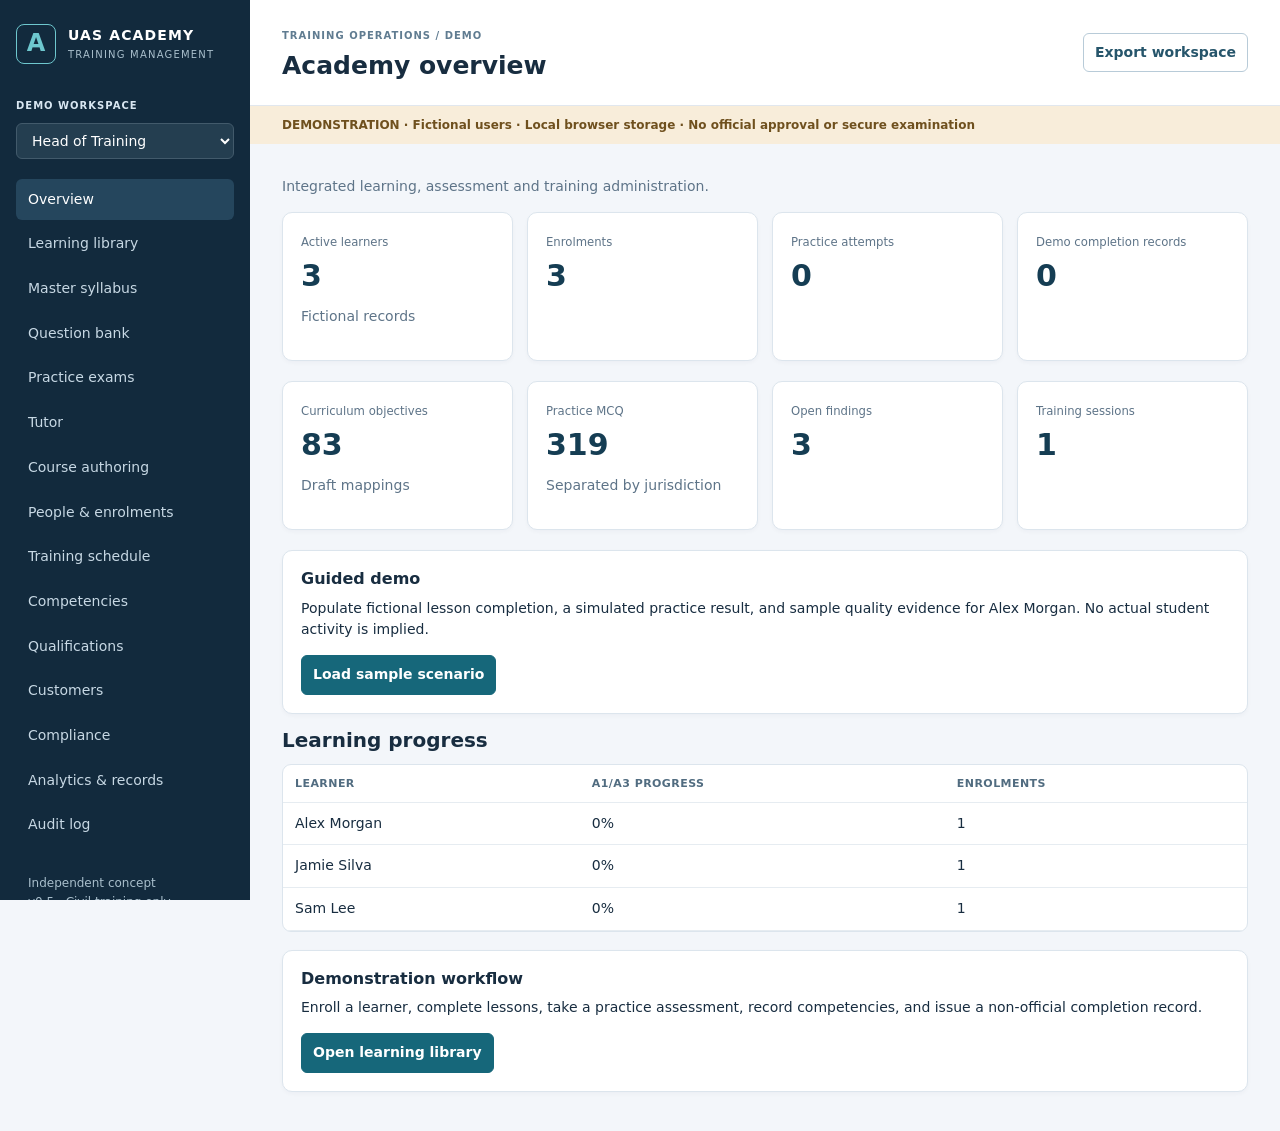
<file: index.html>
<!doctype html><html lang="en"><head><meta charset="utf-8"><meta name="viewport" content="width=device-width,initial-scale=1"><title>UAS Academy | Training Management</title><link rel="stylesheet" href="style.css"></head><body><aside><div class="brand"><span class="mark">A</span><div><strong>UAS ACADEMY</strong><small>TRAINING MANAGEMENT</small></div></div><div class="role"><label for="role">DEMO WORKSPACE</label><select id="role"><option>Head of Training</option><option>Instructor</option><option>Student</option><option>Customer</option></select></div><nav id="nav"></nav><footer>Independent concept<br>v0.5 · Civil training only</footer></aside><section class="workspace"><header><div><small>TRAINING OPERATIONS / DEMO</small><h1 id="heading">Academy overview</h1></div><button id="export" class="secondary">Export workspace</button></header><div class="notice">DEMONSTRATION · Fictional users · Local browser storage · No official approval or secure examination</div><main id="main" aria-live="polite">Loading…</main></section><script src="demo-engine.js"></script><script src="app.js" defer></script></body></html>
</file>
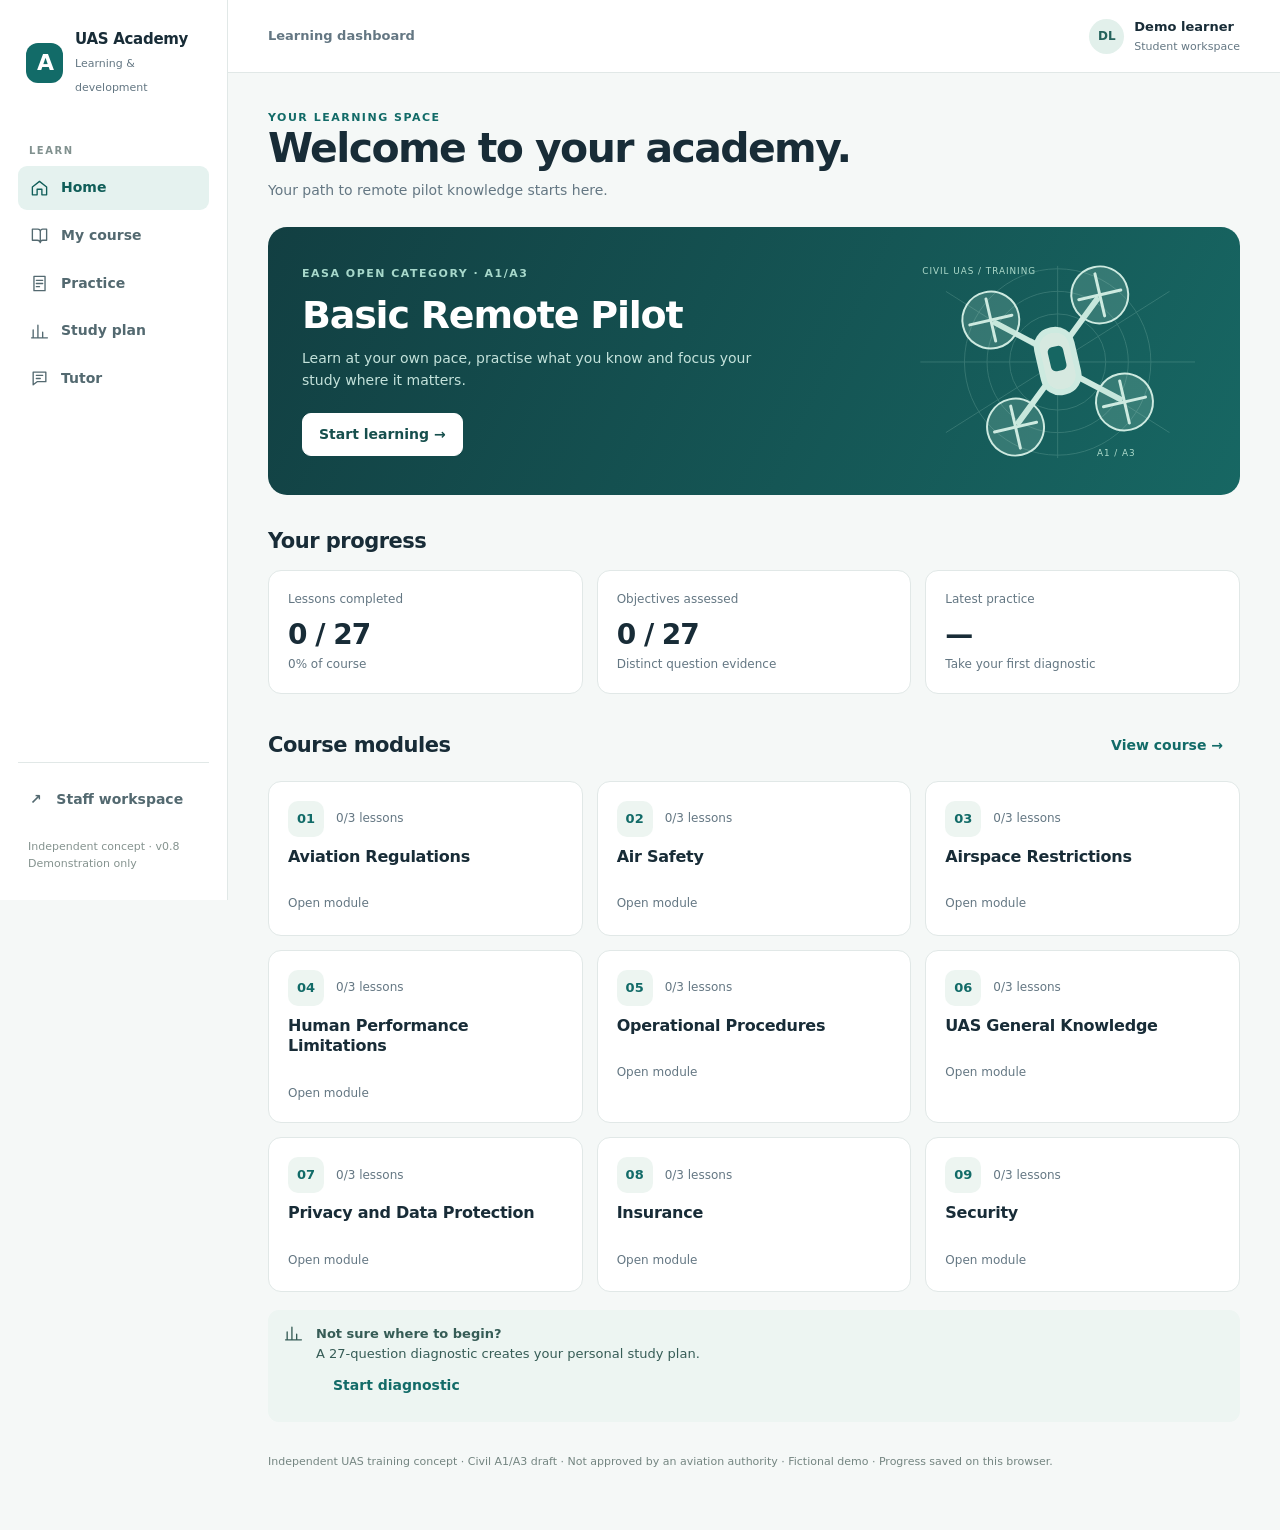
<file: executive-demo/index.html>
<!doctype html><html lang="en"><head><meta charset="utf-8"><meta name="viewport" content="width=device-width,initial-scale=1"><meta name="robots" content="noindex,nofollow"><title>UAS Academy — Learning</title><style>:root{color-scheme:light;--ink:#182c37;--muted:#647783;--accent:#126b68;--accent2:#0d514f;--line:#e1e8e7;--paper:#fff;--bg:#f5f8f7;--nav:#173b3c}*{box-sizing:border-box}body{margin:0;font:15px/1.55 -apple-system,BlinkMacSystemFont,"Segoe UI",system-ui,sans-serif;color:var(--ink);background:var(--bg)}button,input,select{font:inherit}button,a,input{ -webkit-tap-highlight-color:transparent}button{cursor:pointer}button:focus-visible,a:focus-visible,input:focus-visible{outline:3px solid #70c3b6;outline-offset:3px}button:disabled{cursor:default;opacity:.55}a{color:inherit;text-decoration:none}.shell{display:grid;grid-template-columns:228px minmax(0,1fr);min-height:100vh}.side{background:white;border-right:1px solid var(--line);position:sticky;top:0;height:100vh;padding:28px 18px;display:flex;flex-direction:column}.brand{display:flex;align-items:center;gap:12px;padding:0 8px;margin-bottom:45px}.mark{width:40px;height:40px;background:var(--accent);border-radius:12px;display:grid;place-items:center;color:white;font-size:22px;font-weight:800;letter-spacing:-2px}.brand strong{display:block;font-size:15px;letter-spacing:-.3px}.brand small{font-size:11px;color:var(--muted)}.navlabel{font-size:10px;letter-spacing:1.5px;font-weight:750;color:#81918f;padding:0 11px 8px}nav{display:grid;gap:4px}nav button,.admin{display:flex;align-items:center;gap:12px;text-align:left;padding:11px 12px;border:0;background:transparent;border-radius:9px;color:#536970;font-weight:550;font-size:14px}nav button.active{background:#e5f2ef;color:#105e59;font-weight:700}nav button:hover,.admin:hover{background:#f0f5f3}.ico{width:19px;height:19px;flex:none;stroke:currentColor;fill:none;stroke-width:1.7;stroke-linecap:round;stroke-linejoin:round}.sidebottom{margin-top:auto;border-top:1px solid var(--line);padding-top:15px}.sidebottom small{display:block;margin:16px 10px 0;color:#85938f;font-size:11px}.top{height:73px;padding:0 40px;display:flex;justify-content:space-between;align-items:center;border-bottom:1px solid var(--line);background:white}.crumb{font-size:13px;font-weight:600;color:var(--muted)}.profile{display:flex;align-items:center;gap:10px;font-size:13px}.avatar{display:grid;place-items:center;border-radius:50%;background:#e2f0eb;color:#24635c;width:35px;height:35px;font-weight:800;font-size:12px}.profile small{display:block;color:var(--muted);font-size:11px}.wrap{max-width:1220px;margin:auto;padding:36px 40px 60px}.eyebrow{font-size:11px;font-weight:750;letter-spacing:1.5px;text-transform:uppercase;color:var(--accent)}h1,h2,h3,p{margin:0}h1{font-size:clamp(29px,3.2vw,42px);line-height:1.12;letter-spacing:-1.6px;font-weight:730}h2{font-size:21px;letter-spacing:-.5px}h3{font-size:16px;letter-spacing:-.25px}.sub{color:var(--muted);margin-top:8px;font-size:14px}.intro{margin-bottom:25px}.hero{display:grid;grid-template-columns:minmax(0,1.4fr) minmax(160px,.7fr);overflow:hidden;position:relative;border-radius:19px;background:linear-gradient(116deg,#123f42,#176763);color:white;padding:31px 34px;gap:12px;align-items:center;min-height:248px}.hero .eyebrow{color:#a7d8cb}.hero h2{font-size:clamp(26px,3vw,38px);line-height:1.12;letter-spacing:-1.2px;margin:12px 0}.hero p{color:#c4e2db;max-width:460px;font-size:14px}.hero .btn{margin-top:21px;background:#fff;color:#164f4d;border-color:#fff}.hero-art{width:100%;max-height:206px;opacity:.94}.btn{display:inline-flex;align-items:center;justify-content:center;gap:9px;background:var(--accent);color:white;border:1px solid var(--accent);border-radius:9px;padding:10px 16px;font-weight:650;font-size:14px;text-decoration:none;min-height:42px}.btn:hover{filter:brightness(.95)}.btn.secondary{background:white;color:var(--accent);border-color:#cedfd9}.btn.ghost{background:transparent;color:var(--accent);border-color:transparent}.row{display:flex;align-items:center;gap:10px;flex-wrap:wrap}.between{display:flex;justify-content:space-between;align-items:center;gap:12px}.section{margin-top:30px;margin-bottom:13px}.grid{display:grid;grid-template-columns:repeat(3,minmax(0,1fr));gap:14px}.card{background:white;border:1px solid var(--line);border-radius:13px;padding:19px}.stat .num{font-size:28px;letter-spacing:-1px;line-height:1.2;font-weight:750;margin:9px 0 4px}.small{font-size:12px;color:var(--muted)}.bar{height:7px;background:#e7efeb;border-radius:10px;overflow:hidden;margin:10px 0}.bar>i{height:100%;display:block;background:#2c8a78;border-radius:10px;transition:width .2s}.module-grid{display:grid;grid-template-columns:repeat(3,minmax(0,1fr));gap:14px}.module{display:flex;flex-direction:column;gap:10px;text-align:left;color:var(--ink);cursor:pointer;min-height:155px}.module:hover{border-color:#8bbdb1;box-shadow:0 5px 20px #214e4310}.module .modicon{width:36px;height:36px;border-radius:10px;background:#edf5f1;color:var(--accent);display:grid;place-items:center;font-size:13px;font-weight:750}.module h3{line-height:1.3}.module .bar{margin:0}.pill{display:inline-block;padding:4px 9px;border-radius:20px;background:#edf3f0;color:#41685c;font-size:11px;font-weight:650}.pill.warn{color:#8a6228;background:#fbf2dd}.pill.neutral{color:#687a7b;background:#eff2f3}.banner{display:flex;gap:13px;align-items:flex-start;background:#edf5f2;border-radius:11px;padding:14px 16px;margin-top:18px;color:#365c56;font-size:13px}.split{display:grid;grid-template-columns:minmax(0,1fr) 285px;gap:20px;align-items:start}.lesson-side{position:sticky;top:15px}.list{display:grid;gap:5px}.list button{display:flex;align-items:flex-start;text-align:left;gap:9px;border:1px solid transparent;background:none;color:var(--ink);padding:10px;border-radius:8px;font-size:13px}.list button.current{background:#eaf4f0;color:var(--accent);border-color:#d5e7e0;font-weight:650}.list button:hover{background:#f1f5f4}.lesson-body{padding:28px;min-height:350px}.lesson-body h1{font-size:30px;margin:10px 0 18px}.reading{font-size:17px;line-height:1.85;color:#364b54;margin:20px 0 28px;white-space:pre-line}.objective{background:#f1f6f3;border-left:3px solid #589e8a;padding:15px;margin:18px 0;border-radius:0 8px 8px 0;font-size:14px}.foot{border-top:1px solid var(--line);padding-top:17px;margin-top:25px}.quiz{max-width:780px;margin:auto}.choice{width:100%;display:flex;align-items:center;gap:13px;text-align:left;padding:15px;margin:9px 0;border:1px solid var(--line);border-radius:10px;background:white;color:var(--ink);font-size:15px}.choice:hover{border-color:#7cae9f}.choice.selected{background:#eaf5ef;border-color:var(--accent)}.choice.correct{background:#e3f5e7;border-color:#62a276}.choice.incorrect{background:#fdf0ed;border-color:#d59b91}.letter{display:grid;place-items:center;min-width:30px;height:30px;border-radius:7px;background:#f0f4f2;font-weight:650;color:#52665e}.question{font-size:23px;line-height:1.45;margin:18px 0}.result-score{font-size:52px;letter-spacing:-2px;font-weight:750;color:var(--accent)}.review{margin-top:8px;padding:11px 0;border-bottom:1px solid var(--line)}.objective-row{display:grid;grid-template-columns:minmax(0,1fr) 100px 110px;align-items:center;gap:12px;padding:13px 0;border-bottom:1px solid var(--line)}.objective-row:last-child{border-bottom:0}.search{display:flex;gap:8px}.search input{min-width:0;flex:1;padding:13px 15px;border:1px solid #cddbd6;border-radius:9px;background:white;color:var(--ink)}.source{margin-top:12px;padding:16px;border:1px solid var(--line);border-radius:10px;background:#fafcfb}.source p{margin-top:8px;line-height:1.7}.disclaimer{margin-top:32px;font-size:11px;color:#748581;line-height:1.5}.empty{padding:30px;text-align:center;color:var(--muted)}@media(max-width:1000px){.shell{grid-template-columns:194px minmax(0,1fr)}.wrap{padding:28px 26px}.top{padding:0 26px}.module-grid{grid-template-columns:repeat(2,minmax(0,1fr))}.split{grid-template-columns:1fr}.lesson-side{position:static}.hero{padding:25px}}@media(max-width:680px){.shell{display:block}.side{height:auto;position:sticky;top:0;z-index:10;padding:10px 12px;border-bottom:1px solid var(--line);border-right:0}.brand{margin:0 0 8px;padding:0 4px}.mark{width:30px;height:30px;border-radius:8px;font-size:17px}.brand small,.navlabel,.sidebottom small{display:none}.sidebottom{position:absolute;right:12px;top:8px;border:0;padding:0;margin:0}.admin{font-size:11px;padding:7px}.admin .ico{display:none}nav{display:flex;overflow:auto;gap:2px}nav button{flex:1;white-space:nowrap;font-size:11px;padding:8px 5px;justify-content:center;gap:5px}nav .ico{width:15px;height:15px}.top{height:48px;padding:0 16px}.profile small{display:none}.avatar{width:26px;height:26px}.wrap{padding:22px 16px 35px}.hero{grid-template-columns:1fr;padding:24px;min-height:210px}.hero-art{display:none}.grid{gap:8px}.stat{padding:12px}.stat .num{font-size:23px}.stat .small{font-size:10px}.module-grid{gap:9px}.module{padding:14px;min-height:145px}.module h3{font-size:14px}.lesson-body{padding:19px}.lesson-body h1{font-size:25px}.reading{font-size:16px}.objective-row{grid-template-columns:minmax(0,1fr) 92px;font-size:12px}.objective-row .bar{display:none}.search{flex-wrap:wrap}.search input{width:100%;flex-basis:100%}.section h2{font-size:18px}.card{border-radius:11px}.hero h2{font-size:30px}.question{font-size:20px}.btn{font-size:13px}.crumb{font-size:11px}}</style></head><body><div class="shell"><aside class="side"><a class="brand" href="/"><span class="mark">A</span><span><strong>UAS Academy</strong><small>Learning & development</small></span></a><div class="navlabel">LEARN</div><nav aria-label="Learning navigation"></nav><div class="sidebottom"><a class="admin" href="/admin.html">↗ &nbsp; Staff workspace</a><small>Independent concept · v0.8<br>Demonstration only</small></div></aside><div><header class="top"><span class="crumb">Learning dashboard</span><div class="profile"><span class="avatar">DL</span><span><strong>Demo learner</strong><small>Student workspace</small></span></div></header><main class="wrap"></main></div></div><template id="hero-art"><svg class="hero-art" viewBox="0 0 300 210" xmlns="http://www.w3.org/2000/svg" aria-hidden="true"><g fill="none" stroke="#a8d8c9" opacity=".23"><circle cx="150" cy="106" r="95"/><circle cx="150" cy="106" r="72"/><circle cx="150" cy="106" r="49"/><path d="M10 106h280M150 8v196M36 34l228 144M36 178L264 34"/></g><g transform="translate(150 105) rotate(-13)" stroke="#d9f3e9" stroke-width="6" stroke-linecap="round" stroke-linejoin="round" fill="#e3f2e9"><path d="M-9 -14L-53 -52M9 -14L53 -52M-9 14L-53 52M9 14L53 52" fill="none"/><g stroke-width="2" fill="#b8e3d3" fill-opacity=".22"><circle cx="-57" cy="-56" r="29"/><circle cx="57" cy="-56" r="29"/><circle cx="-57" cy="56" r="29"/><circle cx="57" cy="56" r="29"/></g><g stroke-width="3"><path d="M-79 -56h44M35 -56h44M-79 56h44M35 56h44"/><path d="M-57 -78v44M57 -78v44M-57 34v44M57 34v44"/></g><rect x="-18" y="-32" width="36" height="64" rx="17"/><rect x="-8" y="-15" width="16" height="25" rx="5" fill="#176763" stroke="none"/></g><g fill="#b8e3d3" font-family="system-ui" font-size="9" letter-spacing="1"><text x="12" y="16">CIVIL UAS / TRAINING</text><text x="190" y="202">A1 / A3</text></g></svg></template><script type="application/json" id="data">{"course":{"id":"UAS-EU-OPEN-001","version":"0.1.0","title":"Basic Remote Pilot — A1/A3","status":"DRAFT / PREPARATORY ONLY","language":"en","minutes":480,"passMark":75,"examQuestions":40,"modules":[{"id":"UAS-010","title":"Aviation Regulations","minutes":75,"reference":"AMC1 UAS.OPEN.020(4)(b) and UAS.OPEN.040(3), subject (c)","lessons":[{"id":"UAS-010-01","title":"Regulatory structure","objective":"Distinguish EU rules, national implementation and EASA guidance.","content":"Regulation 2019/947 governs UAS operations and pilot competence; 2019/945 governs product requirements and classes. EASA publishes AMC and GM. National authorities implement rules and publish local constraints. Check the current legal text before relying on training material."},{"id":"UAS-010-02","title":"Open category and classes","objective":"Differentiate A1, A2 and A3 and identify applicable aircraft class and pilot competence.","content":"Open operations are low risk and subject to conditions including visual line of sight, height limits and restrictions on people. A1, A2 and A3 have different limitations. Class marking, mass and intended operation determine the applicable conditions. A1/A3 training is not a blanket permission to fly any drone anywhere."},{"id":"UAS-010-03","title":"Responsibilities and reporting","objective":"Distinguish operator and remote pilot responsibilities, registration and reporting.","content":"The operator manages compliance and registration where required. The remote pilot must be competent for the intended operation and comply with relevant limitations. Establish which occurrence reporting obligations apply; record and report safety events through the appropriate channels."}]},{"id":"UAS-020","title":"Air Safety","minutes":60,"reference":"AMC1 UAS.OPEN.020(4)(b) and UAS.OPEN.040(3), subject (a)","lessons":[{"id":"UAS-020-01","title":"Safety decisions","objective":"Recognise unsafe conditions, unsafe conduct and the need to stop.","content":"The pilot should consider the aircraft, environment and personal readiness before operating. If safety cannot be maintained, do not start or discontinue the operation safely. Do not transport dangerous goods under the Open category."},{"id":"UAS-020-02","title":"People and other aircraft","objective":"Recognise uninvolved people, assemblies, and the duty to avoid collision.","content":"Keep the operation within applicable limits around people and property. Open operations must not fly over assemblies of people. Give way to other aircraft; do not continue if the operation creates a risk to other airspace users."},{"id":"UAS-020-03","title":"Visual observation","objective":"Explain VLOS, observation and awareness of the surrounding area.","content":"Visual line of sight requires continuous unaided visual contact sufficient to control the aircraft relative to people, obstacles and other aircraft. An observer may assist under applicable conditions, but the remote pilot remains responsible. Explain relevant risks to involved participants."}]},{"id":"UAS-030","title":"Airspace Restrictions","minutes":45,"reference":"AMC1 UAS.OPEN.020(4)(b) and UAS.OPEN.040(3), subject (b)","lessons":[{"id":"UAS-030-01","title":"Geographical zones","objective":"Identify the purpose of UAS geographical zones and their conditions.","content":"Member States may restrict, prohibit or facilitate UAS operations in defined areas. A zone may specify additional conditions or an authorization requirement. An Open category proof of completion does not remove local airspace restrictions."},{"id":"UAS-030-02","title":"Authoritative information","objective":"Locate current information from national authorities and distinguish it from informal maps.","content":"Use the official national source for current geographical zones and applicable restrictions. Check the validity and time of information; an old screenshot or commercial map alone may not be sufficient."},{"id":"UAS-030-03","title":"Geo-awareness","objective":"Explain the limitations of geo-awareness functions.","content":"Geo-awareness may alert a pilot to geographical restrictions based on loaded data. Data may be incomplete or outdated. It is an aid to awareness, not an authorization or substitute for current official information."}]},{"id":"UAS-040","title":"Human Performance Limitations","minutes":45,"reference":"AMC1 UAS.OPEN.020(4)(b) and UAS.OPEN.040(3), subject (d)","lessons":[{"id":"UAS-040-01","title":"Fitness to operate","objective":"Recognise effects of fatigue, illness, substances and medication.","content":"Fatigue, alcohol, illness and certain medicines may impair attention, reaction time and judgement. Do not operate when unfit. Seek appropriate medical advice where necessary."},{"id":"UAS-040-02","title":"Perception and workload","objective":"Recognise limits in distance, height, speed and orientation estimation.","content":"Small aircraft can be difficult to see, and visual cues vary with lighting, contrast and distance. High workload can reduce the ability to detect hazards. Keep tasks manageable and avoid distractions."},{"id":"UAS-040-03","title":"Situational awareness","objective":"Explain how environmental conditions affect awareness, including at night.","content":"Maintain an accurate understanding of the aircraft, environment and other airspace users. Reduced lighting and glare can make hazards harder to perceive. Apply applicable night-operation conditions and stop if safe awareness cannot be maintained."}]},{"id":"UAS-050","title":"Operational Procedures","minutes":90,"reference":"AMC1 UAS.OPEN.020(4)(b) and UAS.OPEN.040(3), subject (e)","lessons":[{"id":"UAS-050-01","title":"Pre-operation planning","objective":"Identify the need to assess weather, site, equipment and persons before a civilian flight.","content":"Review applicable restrictions, weather and the manufacturer instructions before deciding whether the intended civilian operation is safe. Consider obstacles, uninvolved people, equipment condition and the suitability of the area."},{"id":"UAS-050-02","title":"Normal and abnormal situations","objective":"Distinguish normal, contingency and emergency procedures in approved instructions.","content":"The manufacturer instructions and applicable operator procedures define how to manage abnormal events. Understand when the operation must be discontinued and when to seek help. Prioritise safety of people and other aircraft over completing the task."},{"id":"UAS-050-03","title":"Post-operation records","objective":"Explain the purpose of defect reporting, maintenance and flight records.","content":"Record relevant activity and defects as required. Do not return defective equipment to service without appropriate action. Follow the applicable maintenance and occurrence reporting requirements."}]},{"id":"UAS-060","title":"UAS General Knowledge","minutes":75,"reference":"AMC1 UAS.OPEN.020(4)(b) and UAS.OPEN.040(3), subject (f)","lessons":[{"id":"UAS-060-01","title":"Aircraft and basic flight","objective":"Identify major aircraft components and factors affecting flight.","content":"A UAS includes the unmanned aircraft and the equipment needed to control it remotely. Aircraft designs differ. Mass, wind, temperature and energy reserves can affect performance. Use the manufacturer limitations for the specific civilian aircraft."},{"id":"UAS-060-02","title":"Control and automation","objective":"Explain the role and limitations of command and control and automatic functions.","content":"A command-and-control link supports communication between the remote pilot station and aircraft. Automation does not remove pilot responsibility. Familiarisation with the user manual is necessary to understand limitations, alerts and safe use."},{"id":"UAS-060-03","title":"Equipment care","objective":"Recognise battery, rotor and maintenance hazards and the purpose of technical features.","content":"Rotating parts and damaged batteries can cause injury. Follow manufacturer guidance on handling, charging, storage and maintenance. Remote identification and geo-awareness have distinct purposes; neither replaces regulatory compliance."}]},{"id":"UAS-070","title":"Privacy and Data Protection","minutes":30,"reference":"AMC1 UAS.OPEN.020(4)(b) and UAS.OPEN.040(3), subject (g)","lessons":[{"id":"UAS-070-01","title":"Privacy risks","objective":"Recognise when images or other data can affect personal privacy.","content":"Drone sensors can capture identifiable people, locations and other sensitive information. Consider whether collection is necessary and lawful; avoid unnecessary collection."},{"id":"UAS-070-02","title":"Data protection principles","objective":"Identify core GDPR principles and distinguish them from aviation authorization.","content":"Where GDPR applies, personal data processing must have a lawful basis and comply with purpose limitation, minimisation, accuracy, retention and security principles. Permission to fly is not automatically permission to collect personal data."},{"id":"UAS-070-03","title":"Responsible records","objective":"Explain access, retention and disclosure responsibilities.","content":"Restrict access to personal information and retain it only as justified. Follow organisational procedures and applicable law for disclosure, deletion and rights requests."}]},{"id":"UAS-080","title":"Insurance","minutes":30,"reference":"AMC1 UAS.OPEN.020(4)(b) and UAS.OPEN.040(3), subject (h)","lessons":[{"id":"UAS-080-01","title":"Liability","objective":"Explain the difference between legal liability and insurance.","content":"An operator may be liable for damage arising from an operation. Insurance may cover specified risks, subject to policy terms. Liability does not disappear simply because an aircraft is insured."},{"id":"UAS-080-02","title":"Applicable requirements","objective":"Recognise EU and national insurance requirements may vary.","content":"Insurance requirements depend on the operation, applicable legislation and jurisdiction. Confirm current requirements with the relevant authority or qualified insurer rather than assuming the same rules apply everywhere."},{"id":"UAS-080-03","title":"Coverage verification","objective":"Identify why coverage and exclusions need review.","content":"Before operation, verify that any required insurance is valid and appropriate for the intended activity. Check policy dates, scope and exclusions. Keep evidence where required."}]},{"id":"UAS-090","title":"Security","minutes":30,"reference":"AMC1 UAS.OPEN.020(4)(b) and UAS.OPEN.040(3), subject (i)","lessons":[{"id":"UAS-090-01","title":"Safety and security","objective":"Distinguish accidental safety hazards from deliberate interference or misuse.","content":"Safety focuses on accidental harm; security addresses intentional threats and misuse. Both can overlap. Report security concerns through authorised channels and follow applicable procedures."},{"id":"UAS-090-02","title":"Information protection","objective":"Recognise the need to protect accounts, records and equipment access.","content":"Use authorised accounts, protect credentials, limit access to those with a legitimate need and report suspected compromise. Do not upload protected information to unapproved services."},{"id":"UAS-090-03","title":"National requirements","objective":"Recognise that security restrictions can differ between jurisdictions.","content":"National security rules may impose additional conditions on civilian UAS activities, including access to certain areas or data. Verify local requirements and obtain any necessary permissions before operating."}]}],"questions":[{"id":"Q-010-01","objective":"UAS-010-01","prompt":"Which EU regulation primarily governs UAS operations?","options":["2019/947","2019/945 only","GDPR only","Annex 19 only"],"correct":0,"explanation":"2019/947. Review Regulatory structure."},{"id":"Q-010-02","objective":"UAS-010-01","prompt":"What does 2019/945 principally address?","options":["UAS product requirements and classes","Personal data retention","All national maps","Pilot medical certificates"],"correct":0,"explanation":"UAS product requirements and classes. Review Regulatory structure."},{"id":"Q-010-03","objective":"UAS-010-02","prompt":"Does A1/A3 proof authorize every Open operation?","options":["No, applicable aircraft and operational conditions still apply","Yes, without limitation","Yes, in every geographical zone","Only if insured"],"correct":0,"explanation":"No, applicable aircraft and operational conditions still apply. Review Open category and classes."},{"id":"Q-010-04","objective":"UAS-010-03","prompt":"Who must comply with the operational limitations during a flight?","options":["The remote pilot","Only the manufacturer","Only an insurer","Only the authority"],"correct":0,"explanation":"The remote pilot. Review Responsibilities and reporting."},{"id":"Q-010-05","objective":"UAS-010-03","prompt":"What should an operator do about applicable occurrence reporting?","options":["Use the required reporting channels","Delete all records","Wait for a customer request","Report only equipment purchases"],"correct":0,"explanation":"Use the required reporting channels. Review Responsibilities and reporting."},{"id":"Q-010-06","objective":"UAS-010-01","prompt":"Which document provides acceptable means of compliance and guidance?","options":["EASA AMC and GM","An insurance receipt","A sales brochure","A social media post"],"correct":0,"explanation":"EASA AMC and GM. Review Regulatory structure."},{"id":"Q-020-01","objective":"UAS-020-01","prompt":"What if safety cannot be maintained before a flight?","options":["Do not commence","Continue to meet the schedule","Rely solely on automation","Ignore the concern"],"correct":0,"explanation":"Do not commence. Review Safety decisions."},{"id":"Q-020-02","objective":"UAS-020-02","prompt":"May Open category operations fly over assemblies of people?","options":["No","Always","Only with a camera","Always below the height limit"],"correct":0,"explanation":"No. Review People and other aircraft."},{"id":"Q-020-03","objective":"UAS-020-02","prompt":"Who has priority when other aircraft create a conflict?","options":["Other aircraft must be given way to","The drone always","The smallest aircraft always","The aircraft recording video"],"correct":0,"explanation":"Other aircraft must be given way to. Review People and other aircraft."},{"id":"Q-020-04","objective":"UAS-020-03","prompt":"What does VLOS require?","options":["Adequate continuous unaided visual contact","Only a live video feed","A flight log after landing","A GPS map alone"],"correct":0,"explanation":"Adequate continuous unaided visual contact. Review Visual observation."},{"id":"Q-020-05","objective":"UAS-020-03","prompt":"Does an observer remove the remote pilot’s responsibilities?","options":["No","Yes, entirely","Only on weekends","Only with insurance"],"correct":0,"explanation":"No. Review Visual observation."},{"id":"Q-030-01","objective":"UAS-030-01","prompt":"What can a geographical zone impose?","options":["Additional restrictions or conditions","Automatic worldwide permission","A replacement pilot licence","An insurance refund"],"correct":0,"explanation":"Additional restrictions or conditions. Review Geographical zones."},{"id":"Q-030-02","objective":"UAS-030-02","prompt":"Which source should be checked for current restrictions?","options":["The official national source","An old screenshot","A forum comment","A manufacturer advertisement"],"correct":0,"explanation":"The official national source. Review Authoritative information."},{"id":"Q-030-03","objective":"UAS-030-03","prompt":"Does a geo-awareness alert grant authorization?","options":["No","Yes","Only if the battery is full","Only for A3"],"correct":0,"explanation":"No. Review Geo-awareness."},{"id":"Q-030-04","objective":"UAS-030-01","prompt":"Can a valid A1/A3 proof override a prohibited zone?","options":["No","Yes","Only if the pilot is experienced","Only if flying slowly"],"correct":0,"explanation":"No. Review Geographical zones."},{"id":"Q-040-01","objective":"UAS-040-01","prompt":"How can fatigue affect performance?","options":["It can impair attention and judgement","It improves vision","It eliminates workload","It guarantees accuracy"],"correct":0,"explanation":"It can impair attention and judgement. Review Fitness to operate."},{"id":"Q-040-02","objective":"UAS-040-01","prompt":"What should an unfit pilot do?","options":["Not operate","Fly faster","Rely on the camera alone","Ignore the symptoms"],"correct":0,"explanation":"Not operate. Review Fitness to operate."},{"id":"Q-040-03","objective":"UAS-040-02","prompt":"Why can distance estimation be difficult?","options":["Lighting, contrast and size affect visual cues","Distance is always obvious","GPS eliminates human limitations","Insurance improves perception"],"correct":0,"explanation":"Lighting, contrast and size affect visual cues. Review Perception and workload."},{"id":"Q-040-04","objective":"UAS-040-03","prompt":"What can reduced lighting affect?","options":["Detection of hazards","Only billing","Only battery brand","Only registration"],"correct":0,"explanation":"Detection of hazards. Review Situational awareness."},{"id":"Q-050-01","objective":"UAS-050-01","prompt":"Which information belongs in a pre-operation review?","options":["Weather, restrictions, site and equipment condition","Only the date","Only the price of the drone","Only the pilot’s name"],"correct":0,"explanation":"Weather, restrictions, site and equipment condition. Review Pre-operation planning."},{"id":"Q-050-02","objective":"UAS-050-02","prompt":"What should guide handling of abnormal situations?","options":["Applicable procedures and manufacturer instructions","Internet rumours","A marketing brochure","A random guess"],"correct":0,"explanation":"Applicable procedures and manufacturer instructions. Review Normal and abnormal situations."},{"id":"Q-050-03","objective":"UAS-050-02","prompt":"What takes priority over completing a task?","options":["Safety of people and other aircraft","Keeping a schedule","Recording more video","Avoiding paperwork"],"correct":0,"explanation":"Safety of people and other aircraft. Review Normal and abnormal situations."},{"id":"Q-050-04","objective":"UAS-050-03","prompt":"What should happen to a significant equipment defect?","options":["Record it and follow appropriate corrective procedures","Hide it","Delete the flight record","Ignore it if the aircraft looks new"],"correct":0,"explanation":"Record it and follow appropriate corrective procedures. Review Post-operation records."},{"id":"Q-050-05","objective":"UAS-050-03","prompt":"What is a purpose of flight records?","options":["Traceability and safety monitoring","To replace all qualifications","To authorize any airspace","To override restrictions"],"correct":0,"explanation":"Traceability and safety monitoring. Review Post-operation records."},{"id":"Q-050-06","objective":"UAS-050-01","prompt":"Is the weather alone sufficient for deciding to fly?","options":["No, other relevant conditions must also be considered","Yes, always","Yes, if sunny","Yes, if insured"],"correct":0,"explanation":"No, other relevant conditions must also be considered. Review Pre-operation planning."},{"id":"Q-060-01","objective":"UAS-060-01","prompt":"What can affect aircraft performance?","options":["Mass and environmental conditions","Only paint colour","Only the operator’s surname","Only a registration number"],"correct":0,"explanation":"Mass and environmental conditions. Review Aircraft and basic flight."},{"id":"Q-060-02","objective":"UAS-060-02","prompt":"What is the purpose of a C2 link?","options":["Communication for control of the unmanned aircraft","Insurance payment","Data deletion","Issuing licences"],"correct":0,"explanation":"Communication for control of the unmanned aircraft. Review Control and automation."},{"id":"Q-060-03","objective":"UAS-060-02","prompt":"Does automation remove pilot responsibility?","options":["No","Yes","Only for expensive aircraft","Only on sunny days"],"correct":0,"explanation":"No. Review Control and automation."},{"id":"Q-060-04","objective":"UAS-060-03","prompt":"What should guide battery handling?","options":["Manufacturer safety instructions","Random online advice","The aircraft colour","The insurance policy alone"],"correct":0,"explanation":"Manufacturer safety instructions. Review Equipment care."},{"id":"Q-060-05","objective":"UAS-060-03","prompt":"What is the correct approach to technical safety features?","options":["Understand their functions and limitations","Assume they grant authorization","Ignore all alerts","Treat all models as identical"],"correct":0,"explanation":"Understand their functions and limitations. Review Equipment care."},{"id":"Q-070-01","objective":"UAS-070-01","prompt":"Can imagery of identifiable people involve personal data?","options":["Yes","Never","Only when printed","Only if taken indoors"],"correct":0,"explanation":"Yes. Review Privacy risks."},{"id":"Q-070-02","objective":"UAS-070-02","prompt":"Which is a GDPR principle?","options":["Data minimisation","Unlimited collection","Indefinite retention by default","Public access to all records"],"correct":0,"explanation":"Data minimisation. Review Data protection principles."},{"id":"Q-070-03","objective":"UAS-070-02","prompt":"Does permission to fly automatically permit personal data collection?","options":["No","Yes","Only if the camera is small","Only if the drone is new"],"correct":0,"explanation":"No. Review Data protection principles."},{"id":"Q-070-04","objective":"UAS-070-03","prompt":"How should personal records be handled?","options":["Limit access and retention as justified","Share publicly by default","Keep forever by default","Ignore deletion requirements"],"correct":0,"explanation":"Limit access and retention as justified. Review Responsible records."},{"id":"Q-080-01","objective":"UAS-080-01","prompt":"Does insurance eliminate legal liability?","options":["No","Yes","Only for A1","Only for A3"],"correct":0,"explanation":"No. Review Liability."},{"id":"Q-080-02","objective":"UAS-080-02","prompt":"Can insurance requirements vary by jurisdiction?","options":["Yes","No, never","Only by aircraft colour","Only by time of day"],"correct":0,"explanation":"Yes. Review Applicable requirements."},{"id":"Q-080-03","objective":"UAS-080-03","prompt":"What should be checked in an insurance policy?","options":["Validity, scope and exclusions","Logo only","Font only","Aircraft colour only"],"correct":0,"explanation":"Validity, scope and exclusions. Review Coverage verification."},{"id":"Q-090-01","objective":"UAS-090-01","prompt":"What is a security concern?","options":["Deliberate unauthorized interference or misuse","Only accidental weather changes","Only natural wear","Only a routine invoice"],"correct":0,"explanation":"Deliberate unauthorized interference or misuse. Review Safety and security."},{"id":"Q-090-02","objective":"UAS-090-02","prompt":"How should protected information be handled?","options":["Use approved services and authorised access","Upload it anywhere","Share credentials openly","Publish all records"],"correct":0,"explanation":"Use approved services and authorised access. Review Information protection."},{"id":"Q-090-03","objective":"UAS-090-03","prompt":"Can national security rules add conditions to civilian UAS activities?","options":["Yes","No","Only for toy aircraft","Only if a camera is absent"],"correct":0,"explanation":"Yes. Review National requirements."}],"sources":{"EU947":"https://eur-lex.europa.eu/eli/reg_impl/2019/947/","EU945":"https://eur-lex.europa.eu/eli/reg_del/2019/945/","EASA":"https://www.easa.europa.eu/en/regulations/unmanned-aircraft-systems-uas","ANAC":"https://rp.anac.pt","ANAC_POLICY":"https://www.anac.pt/vPT/Generico/drones/categoria_aberta/formacao_exames_certificados/Paginas/Formacao_ExameseCertificados.aspx","AT":"https://www.dronespace.at/","ICAO":"https://www.icao.int/UA/UASToolkit/Narrative-Training","ICAO6":"https://store.icao.int/en/annex-6-operation-of-aircraft-part-iv-remotely-piloted-aircraft-systems","NATO":"https://quicksearch.dla.mil/qsdocdetails.aspx?ident_number=277342","NATO_POLICY":"https://www.nato.int/en/what-we-do/deterrence-and-defence/standardization","UK":"https://www.caa.co.uk/data-and-publications/publications/documents/content/cap-722b/","EU1139":"https://eur-lex.europa.eu/eli/reg/2018/1139/oj/eng","GDPR":"https://eur-lex.europa.eu/eli/reg/2016/679/oj","ANAC_CATALOGUE":"https://rp.anac.pt/course/index.php?categoryid=2&lang=en","AT_COURSE":"https://online-kurs.dronespace.at/einstieg/"}}}</script><script>'use strict';
const data=JSON.parse(document.querySelector('#data').textContent),course=data.course,lessons=course.modules.flatMap(m=>m.lessons.map(l=>({...l,module:m.title,ref:m.reference}))),qs=course.questions,main=document.querySelector('main'),nav=document.querySelector('nav');
const $=(t,v,c)=>{const e=document.createElement(t);if(v!==undefined)e.textContent=v;if(c)e.className=c;return e},add=(e,...xs)=>{e.append(...xs);return e},btn=(t,f,c='btn')=>{const b=$('button',t,c);b.type='button';b.onclick=f;return b};
const paths={home:'M3 10l9-7 9 7v10h-6v-7H9v7H3z',learn:'M3 4h7a3 3 0 013 3v14a4 4 0 00-4-3H3z M13 7a3 3 0 013-3h5v14h-5a3 3 0 00-3 3',practice:'M5 3h14v18H5z M8 8h8 M8 12h8 M8 16h4',plan:'M4 20V10 M10 20V4 M16 20v-7 M22 20H2',tutor:'M4 4h16v12H9l-5 4z M8 8h8 M8 12h5',admin:'M3 5h18v14H3z M8 5v14 M12 10h5 M12 14h5'};
function icon(n){const s=document.createElementNS('http://www.w3.org/2000/svg','svg');s.setAttribute('viewBox','0 0 24 24');s.setAttribute('class','ico');const p=document.createElementNS(s.namespaceURI,'path');p.setAttribute('d',paths[n]);s.append(p);return s}
let state;try{state=JSON.parse(localStorage.getItem('uas-learning-v08'))}catch{}if(!state||!Array.isArray(state.done)||!Array.isArray(state.attempts))state={done:[],attempts:[]};
let view='home',current=lessons[0].id;
function save(){try{localStorage.setItem('uas-learning-v08',JSON.stringify(state))}catch{}}
const percent=(n,d)=>d?Math.round(n/d*100):0,done=l=>state.done.includes(l.id),completed=()=>lessons.filter(done).length,latest=()=>{const m=new Map();for(const a of state.attempts)for(const i of a.items)m.set(i.id,i.correct);return m};
function mastery(){const m=latest();return lessons.map(l=>{const items=qs.filter(q=>q.objective===l.id),seen=items.filter(q=>m.has(q.id)),correct=seen.filter(q=>m.get(q.id)).length;return {...l,seen:seen.length,available:items.length,score:seen.length?percent(correct,seen.length):null,status:!seen.length?'Not assessed':correct<seen.length?'Review needed':seen.length<2?'Limited evidence':'Strong evidence'}})}
function priority(){return mastery().sort((a,b)=>{const rank={'Review needed':0,'Not assessed':1,'Limited evidence':2,'Strong evidence':3};return rank[a.status]-rank[b.status]||(a.score??0)-(b.score??0)})}
function next(){return lessons.find(l=>!done(l))||lessons[0]}
function bar(n){const b=$('div',undefined,'bar'),i=$('i');i.style.width=Math.max(0,Math.min(100,n))+'%';return add(b,i)}
function pill(t,c=''){return $('span',t,'pill '+c)}
function heading(t,d){return add($('div',undefined,'intro'),$('div','YOUR LEARNING SPACE','eyebrow'),$('h1',t),$('p',d,'sub'))}
function section(t,action){return add($('div',undefined,'section between'),$('h2',t),...(action?[action]:[]))}
function stat(label,n,d){return add($('div',undefined,'card stat'),$('div',label,'small'),$('div',n,'num'),$('div',d,'small'))}
function navdraw(){nav.replaceChildren();for(const [id,t] of [['home','Home'],['learn','My course'],['practice','Practice'],['plan','Study plan'],['tutor','Tutor']]){const b=btn('',()=>go(id),view===id?'active':'');b.append(icon(id),document.createTextNode(t));nav.append(b)}document.querySelector('.crumb').textContent=({home:'Learning dashboard',learn:'My course',practice:'Practice centre',plan:'Personalised study plan',tutor:'Learning assistant'})[view]}
function go(id){view=id;render();window.scrollTo({top:0,behavior:'auto'})}
function openLesson(id){current=id;go('learn')}
function moduleCard(m,i){const count=m.lessons.filter(done).length;const b=btn('',()=>openLesson((m.lessons.find(l=>!done(l))||m.lessons[0]).id),'card module');b.append(add($('div',undefined,'between'),$('div',String(i+1).padStart(2,'0'),'modicon'),$('span',count===m.lessons.length?'Complete':count+'/'+m.lessons.length+' lessons','small')),$('h3',m.title),bar(percent(count,m.lessons.length)),$('span',count===m.lessons.length?'Review module':'Open module','small'));return b}
function home(){main.append(heading('Welcome to your academy.','Your path to remote pilot knowledge starts here.'));const hero=$('section',undefined,'hero');const left=add($('div'),$('div','EASA OPEN CATEGORY · A1/A3','eyebrow'),$('h2','Basic Remote Pilot'),$('p','Learn at your own pace, practise what you know and focus your study where it matters.'),btn(completed()?'Continue learning  →':'Start learning  →',()=>openLesson(next().id)));hero.append(left);const art=document.querySelector('#hero-art').content.cloneNode(true);hero.append(art);main.append(hero);const ms=mastery(),last=state.attempts.at(-1);main.append(section('Your progress'),add($('div',undefined,'grid'),stat('Lessons completed',completed()+' / '+lessons.length,percent(completed(),lessons.length)+'% of course'),stat('Objectives assessed',ms.filter(x=>x.seen).length+' / '+lessons.length,'Distinct question evidence'),stat('Latest practice',last?last.score+'%':'—',last?'Recorded on this device':'Take your first diagnostic')));main.append(section('Course modules',btn('View course →',()=>go('learn'),'btn ghost')),add($('div',undefined,'module-grid'),...course.modules.map(moduleCard)));main.append(add($('div',undefined,'banner'),icon('plan'),add($('div'),$('strong','Not sure where to begin?'),$('p','A 27-question diagnostic creates your personal study plan.'),btn('Start diagnostic',()=>start('diagnostic'),'btn ghost'))))}
function learn(){const l=lessons.find(x=>x.id===current)||next(),i=lessons.indexOf(l);main.append(heading('Basic Remote Pilot','A1/A3 · 9 modules · 27 introductory lessons'));const body=add($('article',undefined,'card lesson-body'),$('div',l.module+' / LESSON '+(i+1),'eyebrow'),$('h1',l.title),add($('div',undefined,'objective'),$('strong','Learning objective'),$('p',l.objective)), $('div',l.content,'reading'),$('p','Source: '+l.ref,'small'));const foot=add($('div',undefined,'foot between'),btn('← Previous',()=>openLesson(lessons[Math.max(0,i-1)].id),'btn secondary'),btn(done(l)?'Completed · Next →':'Mark complete & continue →',()=>{if(!done(l)){state.done.push(l.id);save()}if(i<lessons.length-1)openLesson(lessons[i+1].id);else go('practice')}));foot.firstChild.disabled=i===0;body.append(foot);const sidebar=add($('aside',undefined,'card lesson-side'),$('h3','Course contents'),$('p',completed()+' of '+lessons.length+' complete','small'),bar(percent(completed(),lessons.length)));for(const m of course.modules){const details=$('details');details.open=m.lessons.some(x=>x.id===l.id);const sm=$('summary',m.title,'small');sm.style.cssText='padding:10px 0;cursor:pointer;font-weight:650;color:#3e5659';details.append(sm);const list=$('div',undefined,'list');for(const x of m.lessons)list.append(btn((done(x)?'✓  ':'○  ')+x.title,()=>openLesson(x.id),x.id===l.id?'current':''));details.append(list);sidebar.append(details)}main.append(add($('div',undefined,'split'),body,sidebar))}
function practice(){main.append(heading('Put your knowledge to the test.','Automatic feedback helps you prepare, one question at a time.'));const cards=[['Diagnostic','27 questions','Discover which objectives need attention.','diagnostic'],['Targeted practice','10 questions','Work on weak and unassessed objectives.','adaptive'],['Final practice','40 questions','Test the full introductory question bank.','final']];for(const [t,n,d,k] of cards){main.append(add($('article',undefined,'card between'),add($('div'),pill(n),$('h3',t),$('p',d,'sub')),btn('Start →',()=>start(k))));main.lastChild.style.marginBottom='12px'}if(state.attempts.length){main.append(section('Recent activity'));for(const a of state.attempts.slice(-5).reverse())main.append(add($('div',undefined,'card between'),add($('div'),$('strong',a.mode==='diagnostic'?'Diagnostic':a.mode==='adaptive'?'Targeted practice':'Final practice'),$('p',a.date+' · '+a.items.length+' questions','small')),pill(a.score+'%')))}}
function shuffled(a){const b=[...a];for(let i=b.length-1;i>0;i--){let j=Math.floor(Math.random()*(i+1));[b[i],b[j]]=[b[j],b[i]]}return b}
function pick(mode){if(mode==='final')return shuffled(qs);const rows=mode==='diagnostic'?mastery():priority().slice(0,10),m=latest();return shuffled(rows.flatMap(l=>{const a=qs.filter(q=>q.objective===l.id);if(mode==='adaptive')a.sort((x,y)=>(m.get(x.id)===false?0:!m.has(x.id)?1:2)-(m.get(y.id)===false?0:!m.has(y.id)?1:2));return a.slice(0,1)}))}
function start(mode){view='practice';navdraw();const selected=pick(mode),items=[];let index=0;function draw(){main.replaceChildren();const q=selected[index],chosen=shuffled(q.options.map((t,i)=>({t,i})));let answer=null;const card=add($('article',undefined,'card quiz'),add($('div',undefined,'between'),pill(mode==='diagnostic'?'Diagnostic':mode==='adaptive'?'Targeted practice':'Final practice'),$('span','Question '+(index+1)+' of '+selected.length,'small')),bar(percent(index,selected.length)),$('h2',q.prompt,'question'));const choices=$('div');let locked=false;for(const [j,opt] of chosen.entries()){const b=btn('',()=>{if(locked)return;answer=opt.i;for(const c of choices.children)c.classList.remove('selected');b.classList.add('selected');check.disabled=false},'choice');b.dataset.index=opt.i;b.append($('span',String.fromCharCode(65+j),'letter'),$('span',opt.t));choices.append(b)}const feedback=$('div'),check=btn('Check answer',()=>{if(answer===null||locked)return;locked=true;const ok=answer===q.correct;items.push({id:q.id,objective:q.objective,correct:ok});for(const c of choices.children){c.disabled=true;if(Number(c.dataset.index)===q.correct)c.classList.add('correct');else if(Number(c.dataset.index)===answer)c.classList.add('incorrect')}feedback.replaceChildren(add($('div',undefined,'banner'),add($('div'),$('strong',ok?'Correct':'Not quite'),$('p',q.explanation))));check.textContent=index+1===selected.length?'See results →':'Next question →';check.onclick=()=>{index++;if(index<selected.length)draw();else result()}});check.disabled=true;card.append(choices,feedback,add($('div',undefined,'foot between'),btn('Exit practice',()=>go('practice'),'btn ghost'),check));main.append(card);window.scrollTo(0,0)}function result(){const score=percent(items.filter(x=>x.correct).length,items.length);state.attempts.push({mode,items,score,date:new Date().toISOString().slice(0,10)});save();main.replaceChildren();const c=add($('article',undefined,'card quiz'),$('div','PRACTICE COMPLETE','eyebrow'),$('div',score+'%','result-score'),$('h2',items.filter(x=>x.correct).length+' of '+items.length+' correct'),$('p','Your personal study plan has been updated. Practice results are not official examination results.','sub'),add($('div',undefined,'foot row'),btn('Open study plan →',()=>go('plan')),btn('More practice',()=>go('practice'),'btn secondary')));main.append(c);const wrong=items.filter(x=>!x.correct);if(wrong.length){main.append(section('Review these objectives'));for(const item of wrong){const q=qs.find(q=>q.id===item.id);main.append(add($('div',undefined,'card review'),$('strong',q.prompt),$('p',q.explanation,'sub'),btn('Read lesson →',()=>openLesson(q.objective),'btn ghost')))}}}if(selected.length)draw()}
function plan(){const ms=mastery(),weak=priority().filter(x=>x.status!=='Strong evidence');main.append(heading('A study plan that adapts to you.','Based on your actual answers, not simulated scores.'),add($('div',undefined,'grid'),stat('Assessed',ms.filter(x=>x.seen).length+'/'+ms.length,'Objectives'),stat('Review needed',ms.filter(x=>x.status==='Review needed').length,'Objectives'),stat('Strong evidence',ms.filter(x=>x.status==='Strong evidence').length,'Two or more distinct items')));main.append(section('Recommended next steps'),...weak.slice(0,4).map(l=>add($('article',undefined,'card between'),add($('div'),pill(l.status,l.status==='Review needed'?'warn':'neutral'),$('h3',l.title),$('p',l.module,'small')),btn('Study →',()=>openLesson(l.id),'btn secondary'))));main.append(add($('div',undefined,'row foot'),btn('Take diagnostic',()=>start('diagnostic')),btn('Targeted practice',()=>start('adaptive'),'btn secondary')));main.append(section('All learning objectives'));const box=$('div',undefined,'card');for(const l of ms)box.append(add($('div',undefined,'objective-row'),add($('div'),$('strong',l.title),$('div',l.seen+' / '+l.available+' distinct items','small')),bar(l.score??0),pill(l.status,l.status==='Review needed'?'warn':'neutral')));main.append(box,$('p','Limited question coverage does not demonstrate operational competence.','disclaimer'))}
function tutor(){main.append(heading('Find an explanation.','Search the introductory A1/A3 library for relevant learning materials.'));const c=$('article',undefined,'card');const input=$('input');input.placeholder='e.g. airspace, privacy, human performance';input.setAttribute('aria-label','Search learning materials');const results=$('div');function search(q){const terms=q.toLowerCase().match(/[a-z]{3,}/g)||[];const hits=lessons.map(l=>({l,n:terms.reduce((n,w)=>n+3*Number(l.title.toLowerCase().includes(w))+Number(l.content.toLowerCase().includes(w)),0)})).filter(x=>x.n).sort((a,b)=>b.n-a.n).slice(0,4);results.replaceChildren();if(!hits.length)results.append($('p','No relevant lesson found. Ask an instructor.','empty'));for(const {l} of hits)results.append(add($('div',undefined,'source'),$('h3',l.title),$('p',l.content),$('p',l.ref,'small'),btn('Open full lesson →',()=>openLesson(l.id),'btn ghost')))}const f=$('form',undefined,'search');f.onsubmit=e=>{e.preventDefault();search(input.value)};const b=$('button','Search','btn');b.type='submit';f.append(input,b);c.append(f,add($('div',undefined,'row foot'),...['Aviation regulations','Air safety','Privacy'].map(t=>btn(t,()=>{input.value=t;search(t)},'btn secondary'))),results);main.append(c,add($('div',undefined,'banner'),icon('tutor'),$('p','Source-based learning assistant. Generative AI is not connected in this demonstration.')))}
function render(){navdraw();main.replaceChildren();({home,learn,practice,plan,tutor})[view]();main.append($('p','Independent UAS training concept · Civil A1/A3 draft · Not approved by an aviation authority · Fictional demo · Progress saved on this browser.','disclaimer'))}
render();</script></body></html>
</file>
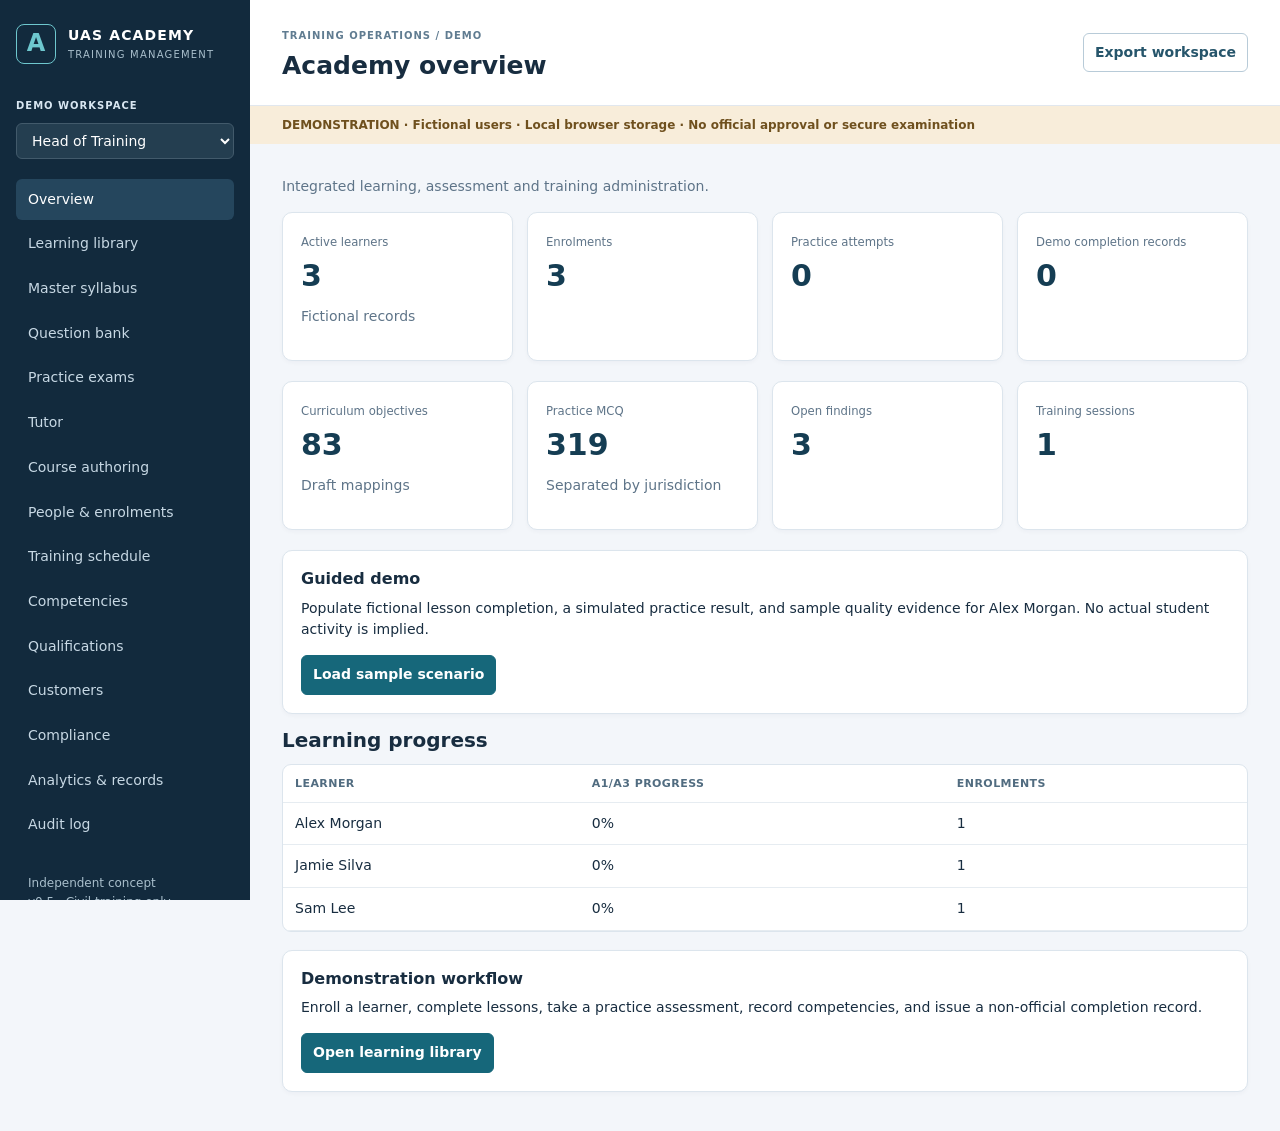
<file: demo.html>
<!doctype html><html lang="en"><head><meta charset="utf-8"><meta name="viewport" content="width=device-width,initial-scale=1"><title>UAS Academy | Training Management</title><style>*{box-sizing:border-box}body{margin:0;font:14px/1.55 system-ui,-apple-system,sans-serif;color:#182d40;background:#f3f6fa;display:grid;grid-template-columns:250px minmax(0,1fr);min-height:100vh}aside{background:#122a3d;color:#d8e6f1;display:flex;flex-direction:column;padding:24px 16px;position:sticky;top:0;height:100vh;overflow:auto}.brand{display:flex;align-items:center;gap:12px;margin:0 0 30px}.mark{width:40px;height:40px;border:1px solid #6ec7ce;display:grid;place-items:center;color:#6ec7ce;font-size:24px;font-weight:800;border-radius:8px}.brand strong{letter-spacing:.08em;color:white}.brand small{display:block;font-size:10px;letter-spacing:.12em;color:#a9bfcc}.role label,header small{font-size:10px;font-weight:700;letter-spacing:.1em}.role select{width:100%;background:#243e50;color:white;border-color:#425a6b;margin:7px 0 20px}nav{display:grid;gap:3px}nav button{border:0;color:#c7d8e4;background:transparent;text-align:left;font-weight:500;padding:10px 12px}nav button.active,nav button:hover{background:#25465d;color:white}aside footer{margin-top:auto;padding:28px 12px 0;color:#a9bfcc;font-size:12px}.workspace{min-width:0}header{padding:24px 32px;background:white;border-bottom:1px solid #e1e7ee;display:flex;align-items:center;justify-content:space-between;gap:12px}header small{color:#607c91}h1,h2,h3{line-height:1.2;margin:0 0 .6em}h1{font-size:25px;margin:.2em 0 0}h2{font-size:20px}h3{font-size:16px}main{padding:25px 32px;max-width:1450px;margin:auto}.notice{padding:10px 32px;background:#f8edda;color:#6f501e;font-size:12px;font-weight:600}.grid{display:grid;grid-template-columns:repeat(auto-fit,minmax(200px,1fr));gap:14px;margin-bottom:20px}.card,article,details,form.panel{background:white;border:1px solid #dce5ed;border-radius:10px;padding:18px;margin:0 0 14px;box-shadow:0 2px 4px #122a3d08}.grid .card{margin:0}.metric{font-size:30px;font-weight:700;color:#153d53}.muted,small{color:#5e7488}p{margin:.5em 0 1em}button,input,select,textarea{font:inherit;border:1px solid #bdcbd7;border-radius:6px;padding:8px 11px}button{background:#16677a;color:white;border-color:#16677a;cursor:pointer;font-weight:600}button:hover{filter:brightness(.93)}button.secondary{background:white;color:#26556b;border-color:#b8cbd8}button:disabled{opacity:.5;cursor:default}input,select,textarea{background:white;max-width:100%;color:#182d40}textarea{min-height:85px;width:100%}form label{display:block;font-weight:600;margin:0 0 12px}form label input:not([type=radio]),form label select,form label textarea{display:block;width:100%;margin-top:5px}form label.choice{font-weight:400;margin:6px 0}summary{font-weight:700;cursor:pointer}table{width:100%;border-collapse:collapse;text-align:left}td,th{padding:10px 12px;border-bottom:1px solid #e6ecf1;vertical-align:top}th{color:#516c80;font-size:11px;text-transform:uppercase;letter-spacing:.04em}.tablewrap{overflow:auto;background:white;border:1px solid #dce5ed;border-radius:9px;margin-bottom:18px}a{color:#126679;overflow-wrap:anywhere}.tag{display:inline-block;font-size:11px;font-weight:600;background:#e8eff4;color:#36576d;border-radius:4px;padding:3px 7px}.row{display:flex;flex-wrap:wrap;gap:9px;align-items:center;margin:0 0 12px}.bar{height:8px;border-radius:6px;background:#e6edf2;overflow:hidden;margin:8px 0}.bar span{display:block;height:100%;background:#208595}.warning{padding:12px;background:#fff5e4;color:#75521d;border-radius:6px}.certificate{border:4px double #376273;background:white;padding:35px;text-align:center}.certificate h2{font-size:28px}.certificate .watermark{font-size:30px;color:#855b28;font-weight:800;letter-spacing:.12em}button:focus-visible,input:focus-visible,select:focus-visible,a:focus-visible{outline:3px solid #54baca;outline-offset:2px}@media(max-width:800px){body{display:block}aside{position:static;height:auto;padding:16px}.brand{margin-bottom:12px}aside footer{display:none}nav{display:flex;overflow:auto}nav button{white-space:nowrap}header,main{padding:16px}.notice{padding:8px 16px}header h1{font-size:20px}}@media print{aside,header,.notice,button,form{display:none!important}body{display:block;background:white}main{padding:0}}</style></head><body><aside><div class="brand"><span class="mark">A</span><div><strong>UAS ACADEMY</strong><small>TRAINING MANAGEMENT</small></div></div><div class="role"><label for="role">DEMO WORKSPACE</label><select id="role"><option>Head of Training</option><option>Instructor</option><option>Student</option><option>Customer</option></select></div><nav id="nav"></nav><footer>Independent concept<br>v0.5 · Civil training only</footer></aside><section class="workspace"><header><div><small>TRAINING OPERATIONS / DEMO</small><h1 id="heading">Academy overview</h1></div><button id="export" class="secondary">Export workspace</button></header><div class="notice">DEMONSTRATION · Fictional users · Local browser storage · No official approval or secure examination</div><main id="main" aria-live="polite">Loading…</main></section><script>globalThis.ACADEMY_EMBEDDED_DATA={"curriculum/a1-a3.json":{"id":"UAS-EU-OPEN-001","version":"0.1.0","title":"Basic Remote Pilot — A1/A3","status":"DRAFT / PREPARATORY ONLY","language":"en","minutes":480,"passMark":75,"examQuestions":40,"modules":[{"id":"UAS-010","title":"Aviation Regulations","minutes":75,"reference":"AMC1 UAS.OPEN.020(4)(b) and UAS.OPEN.040(3), subject (c)","lessons":[{"id":"UAS-010-01","title":"Regulatory structure","objective":"Distinguish EU rules, national implementation and EASA guidance.","content":"Regulation 2019/947 governs UAS operations and pilot competence; 2019/945 governs product requirements and classes. EASA publishes AMC and GM. National authorities implement rules and publish local constraints. Check the current legal text before relying on training material."},{"id":"UAS-010-02","title":"Open category and classes","objective":"Differentiate A1, A2 and A3 and identify applicable aircraft class and pilot competence.","content":"Open operations are low risk and subject to conditions including visual line of sight, height limits and restrictions on people. A1, A2 and A3 have different limitations. Class marking, mass and intended operation determine the applicable conditions. A1/A3 training is not a blanket permission to fly any drone anywhere."},{"id":"UAS-010-03","title":"Responsibilities and reporting","objective":"Distinguish operator and remote pilot responsibilities, registration and reporting.","content":"The operator manages compliance and registration where required. The remote pilot must be competent for the intended operation and comply with relevant limitations. Establish which occurrence reporting obligations apply; record and report safety events through the appropriate channels."}]},{"id":"UAS-020","title":"Air Safety","minutes":60,"reference":"AMC1 UAS.OPEN.020(4)(b) and UAS.OPEN.040(3), subject (a)","lessons":[{"id":"UAS-020-01","title":"Safety decisions","objective":"Recognise unsafe conditions, unsafe conduct and the need to stop.","content":"The pilot should consider the aircraft, environment and personal readiness before operating. If safety cannot be maintained, do not start or discontinue the operation safely. Do not transport dangerous goods under the Open category."},{"id":"UAS-020-02","title":"People and other aircraft","objective":"Recognise uninvolved people, assemblies, and the duty to avoid collision.","content":"Keep the operation within applicable limits around people and property. Open operations must not fly over assemblies of people. Give way to other aircraft; do not continue if the operation creates a risk to other airspace users."},{"id":"UAS-020-03","title":"Visual observation","objective":"Explain VLOS, observation and awareness of the surrounding area.","content":"Visual line of sight requires continuous unaided visual contact sufficient to control the aircraft relative to people, obstacles and other aircraft. An observer may assist under applicable conditions, but the remote pilot remains responsible. Explain relevant risks to involved participants."}]},{"id":"UAS-030","title":"Airspace Restrictions","minutes":45,"reference":"AMC1 UAS.OPEN.020(4)(b) and UAS.OPEN.040(3), subject (b)","lessons":[{"id":"UAS-030-01","title":"Geographical zones","objective":"Identify the purpose of UAS geographical zones and their conditions.","content":"Member States may restrict, prohibit or facilitate UAS operations in defined areas. A zone may specify additional conditions or an authorization requirement. An Open category proof of completion does not remove local airspace restrictions."},{"id":"UAS-030-02","title":"Authoritative information","objective":"Locate current information from national authorities and distinguish it from informal maps.","content":"Use the official national source for current geographical zones and applicable restrictions. Check the validity and time of information; an old screenshot or commercial map alone may not be sufficient."},{"id":"UAS-030-03","title":"Geo-awareness","objective":"Explain the limitations of geo-awareness functions.","content":"Geo-awareness may alert a pilot to geographical restrictions based on loaded data. Data may be incomplete or outdated. It is an aid to awareness, not an authorization or substitute for current official information."}]},{"id":"UAS-040","title":"Human Performance Limitations","minutes":45,"reference":"AMC1 UAS.OPEN.020(4)(b) and UAS.OPEN.040(3), subject (d)","lessons":[{"id":"UAS-040-01","title":"Fitness to operate","objective":"Recognise effects of fatigue, illness, substances and medication.","content":"Fatigue, alcohol, illness and certain medicines may impair attention, reaction time and judgement. Do not operate when unfit. Seek appropriate medical advice where necessary."},{"id":"UAS-040-02","title":"Perception and workload","objective":"Recognise limits in distance, height, speed and orientation estimation.","content":"Small aircraft can be difficult to see, and visual cues vary with lighting, contrast and distance. High workload can reduce the ability to detect hazards. Keep tasks manageable and avoid distractions."},{"id":"UAS-040-03","title":"Situational awareness","objective":"Explain how environmental conditions affect awareness, including at night.","content":"Maintain an accurate understanding of the aircraft, environment and other airspace users. Reduced lighting and glare can make hazards harder to perceive. Apply applicable night-operation conditions and stop if safe awareness cannot be maintained."}]},{"id":"UAS-050","title":"Operational Procedures","minutes":90,"reference":"AMC1 UAS.OPEN.020(4)(b) and UAS.OPEN.040(3), subject (e)","lessons":[{"id":"UAS-050-01","title":"Pre-operation planning","objective":"Identify the need to assess weather, site, equipment and persons before a civilian flight.","content":"Review applicable restrictions, weather and the manufacturer instructions before deciding whether the intended civilian operation is safe. Consider obstacles, uninvolved people, equipment condition and the suitability of the area."},{"id":"UAS-050-02","title":"Normal and abnormal situations","objective":"Distinguish normal, contingency and emergency procedures in approved instructions.","content":"The manufacturer instructions and applicable operator procedures define how to manage abnormal events. Understand when the operation must be discontinued and when to seek help. Prioritise safety of people and other aircraft over completing the task."},{"id":"UAS-050-03","title":"Post-operation records","objective":"Explain the purpose of defect reporting, maintenance and flight records.","content":"Record relevant activity and defects as required. Do not return defective equipment to service without appropriate action. Follow the applicable maintenance and occurrence reporting requirements."}]},{"id":"UAS-060","title":"UAS General Knowledge","minutes":75,"reference":"AMC1 UAS.OPEN.020(4)(b) and UAS.OPEN.040(3), subject (f)","lessons":[{"id":"UAS-060-01","title":"Aircraft and basic flight","objective":"Identify major aircraft components and factors affecting flight.","content":"A UAS includes the unmanned aircraft and the equipment needed to control it remotely. Aircraft designs differ. Mass, wind, temperature and energy reserves can affect performance. Use the manufacturer limitations for the specific civilian aircraft."},{"id":"UAS-060-02","title":"Control and automation","objective":"Explain the role and limitations of command and control and automatic functions.","content":"A command-and-control link supports communication between the remote pilot station and aircraft. Automation does not remove pilot responsibility. Familiarisation with the user manual is necessary to understand limitations, alerts and safe use."},{"id":"UAS-060-03","title":"Equipment care","objective":"Recognise battery, rotor and maintenance hazards and the purpose of technical features.","content":"Rotating parts and damaged batteries can cause injury. Follow manufacturer guidance on handling, charging, storage and maintenance. Remote identification and geo-awareness have distinct purposes; neither replaces regulatory compliance."}]},{"id":"UAS-070","title":"Privacy and Data Protection","minutes":30,"reference":"AMC1 UAS.OPEN.020(4)(b) and UAS.OPEN.040(3), subject (g)","lessons":[{"id":"UAS-070-01","title":"Privacy risks","objective":"Recognise when images or other data can affect personal privacy.","content":"Drone sensors can capture identifiable people, locations and other sensitive information. Consider whether collection is necessary and lawful; avoid unnecessary collection."},{"id":"UAS-070-02","title":"Data protection principles","objective":"Identify core GDPR principles and distinguish them from aviation authorization.","content":"Where GDPR applies, personal data processing must have a lawful basis and comply with purpose limitation, minimisation, accuracy, retention and security principles. Permission to fly is not automatically permission to collect personal data."},{"id":"UAS-070-03","title":"Responsible records","objective":"Explain access, retention and disclosure responsibilities.","content":"Restrict access to personal information and retain it only as justified. Follow organisational procedures and applicable law for disclosure, deletion and rights requests."}]},{"id":"UAS-080","title":"Insurance","minutes":30,"reference":"AMC1 UAS.OPEN.020(4)(b) and UAS.OPEN.040(3), subject (h)","lessons":[{"id":"UAS-080-01","title":"Liability","objective":"Explain the difference between legal liability and insurance.","content":"An operator may be liable for damage arising from an operation. Insurance may cover specified risks, subject to policy terms. Liability does not disappear simply because an aircraft is insured."},{"id":"UAS-080-02","title":"Applicable requirements","objective":"Recognise EU and national insurance requirements may vary.","content":"Insurance requirements depend on the operation, applicable legislation and jurisdiction. Confirm current requirements with the relevant authority or qualified insurer rather than assuming the same rules apply everywhere."},{"id":"UAS-080-03","title":"Coverage verification","objective":"Identify why coverage and exclusions need review.","content":"Before operation, verify that any required insurance is valid and appropriate for the intended activity. Check policy dates, scope and exclusions. Keep evidence where required."}]},{"id":"UAS-090","title":"Security","minutes":30,"reference":"AMC1 UAS.OPEN.020(4)(b) and UAS.OPEN.040(3), subject (i)","lessons":[{"id":"UAS-090-01","title":"Safety and security","objective":"Distinguish accidental safety hazards from deliberate interference or misuse.","content":"Safety focuses on accidental harm; security addresses intentional threats and misuse. Both can overlap. Report security concerns through authorised channels and follow applicable procedures."},{"id":"UAS-090-02","title":"Information protection","objective":"Recognise the need to protect accounts, records and equipment access.","content":"Use authorised accounts, protect credentials, limit access to those with a legitimate need and report suspected compromise. Do not upload protected information to unapproved services."},{"id":"UAS-090-03","title":"National requirements","objective":"Recognise that security restrictions can differ between jurisdictions.","content":"National security rules may impose additional conditions on civilian UAS activities, including access to certain areas or data. Verify local requirements and obtain any necessary permissions before operating."}]}],"questions":[{"id":"Q-010-01","objective":"UAS-010-01","prompt":"Which EU regulation primarily governs UAS operations?","options":["2019/947","2019/945 only","GDPR only","Annex 19 only"],"correct":0,"explanation":"2019/947. Review Regulatory structure."},{"id":"Q-010-02","objective":"UAS-010-01","prompt":"What does 2019/945 principally address?","options":["UAS product requirements and classes","Personal data retention","All national maps","Pilot medical certificates"],"correct":0,"explanation":"UAS product requirements and classes. Review Regulatory structure."},{"id":"Q-010-03","objective":"UAS-010-02","prompt":"Does A1/A3 proof authorize every Open operation?","options":["No, applicable aircraft and operational conditions still apply","Yes, without limitation","Yes, in every geographical zone","Only if insured"],"correct":0,"explanation":"No, applicable aircraft and operational conditions still apply. Review Open category and classes."},{"id":"Q-010-04","objective":"UAS-010-03","prompt":"Who must comply with the operational limitations during a flight?","options":["The remote pilot","Only the manufacturer","Only an insurer","Only the authority"],"correct":0,"explanation":"The remote pilot. Review Responsibilities and reporting."},{"id":"Q-010-05","objective":"UAS-010-03","prompt":"What should an operator do about applicable occurrence reporting?","options":["Use the required reporting channels","Delete all records","Wait for a customer request","Report only equipment purchases"],"correct":0,"explanation":"Use the required reporting channels. Review Responsibilities and reporting."},{"id":"Q-010-06","objective":"UAS-010-01","prompt":"Which document provides acceptable means of compliance and guidance?","options":["EASA AMC and GM","An insurance receipt","A sales brochure","A social media post"],"correct":0,"explanation":"EASA AMC and GM. Review Regulatory structure."},{"id":"Q-020-01","objective":"UAS-020-01","prompt":"What if safety cannot be maintained before a flight?","options":["Do not commence","Continue to meet the schedule","Rely solely on automation","Ignore the concern"],"correct":0,"explanation":"Do not commence. Review Safety decisions."},{"id":"Q-020-02","objective":"UAS-020-02","prompt":"May Open category operations fly over assemblies of people?","options":["No","Always","Only with a camera","Always below the height limit"],"correct":0,"explanation":"No. Review People and other aircraft."},{"id":"Q-020-03","objective":"UAS-020-02","prompt":"Who has priority when other aircraft create a conflict?","options":["Other aircraft must be given way to","The drone always","The smallest aircraft always","The aircraft recording video"],"correct":0,"explanation":"Other aircraft must be given way to. Review People and other aircraft."},{"id":"Q-020-04","objective":"UAS-020-03","prompt":"What does VLOS require?","options":["Adequate continuous unaided visual contact","Only a live video feed","A flight log after landing","A GPS map alone"],"correct":0,"explanation":"Adequate continuous unaided visual contact. Review Visual observation."},{"id":"Q-020-05","objective":"UAS-020-03","prompt":"Does an observer remove the remote pilot’s responsibilities?","options":["No","Yes, entirely","Only on weekends","Only with insurance"],"correct":0,"explanation":"No. Review Visual observation."},{"id":"Q-030-01","objective":"UAS-030-01","prompt":"What can a geographical zone impose?","options":["Additional restrictions or conditions","Automatic worldwide permission","A replacement pilot licence","An insurance refund"],"correct":0,"explanation":"Additional restrictions or conditions. Review Geographical zones."},{"id":"Q-030-02","objective":"UAS-030-02","prompt":"Which source should be checked for current restrictions?","options":["The official national source","An old screenshot","A forum comment","A manufacturer advertisement"],"correct":0,"explanation":"The official national source. Review Authoritative information."},{"id":"Q-030-03","objective":"UAS-030-03","prompt":"Does a geo-awareness alert grant authorization?","options":["No","Yes","Only if the battery is full","Only for A3"],"correct":0,"explanation":"No. Review Geo-awareness."},{"id":"Q-030-04","objective":"UAS-030-01","prompt":"Can a valid A1/A3 proof override a prohibited zone?","options":["No","Yes","Only if the pilot is experienced","Only if flying slowly"],"correct":0,"explanation":"No. Review Geographical zones."},{"id":"Q-040-01","objective":"UAS-040-01","prompt":"How can fatigue affect performance?","options":["It can impair attention and judgement","It improves vision","It eliminates workload","It guarantees accuracy"],"correct":0,"explanation":"It can impair attention and judgement. Review Fitness to operate."},{"id":"Q-040-02","objective":"UAS-040-01","prompt":"What should an unfit pilot do?","options":["Not operate","Fly faster","Rely on the camera alone","Ignore the symptoms"],"correct":0,"explanation":"Not operate. Review Fitness to operate."},{"id":"Q-040-03","objective":"UAS-040-02","prompt":"Why can distance estimation be difficult?","options":["Lighting, contrast and size affect visual cues","Distance is always obvious","GPS eliminates human limitations","Insurance improves perception"],"correct":0,"explanation":"Lighting, contrast and size affect visual cues. Review Perception and workload."},{"id":"Q-040-04","objective":"UAS-040-03","prompt":"What can reduced lighting affect?","options":["Detection of hazards","Only billing","Only battery brand","Only registration"],"correct":0,"explanation":"Detection of hazards. Review Situational awareness."},{"id":"Q-050-01","objective":"UAS-050-01","prompt":"Which information belongs in a pre-operation review?","options":["Weather, restrictions, site and equipment condition","Only the date","Only the price of the drone","Only the pilot’s name"],"correct":0,"explanation":"Weather, restrictions, site and equipment condition. Review Pre-operation planning."},{"id":"Q-050-02","objective":"UAS-050-02","prompt":"What should guide handling of abnormal situations?","options":["Applicable procedures and manufacturer instructions","Internet rumours","A marketing brochure","A random guess"],"correct":0,"explanation":"Applicable procedures and manufacturer instructions. Review Normal and abnormal situations."},{"id":"Q-050-03","objective":"UAS-050-02","prompt":"What takes priority over completing a task?","options":["Safety of people and other aircraft","Keeping a schedule","Recording more video","Avoiding paperwork"],"correct":0,"explanation":"Safety of people and other aircraft. Review Normal and abnormal situations."},{"id":"Q-050-04","objective":"UAS-050-03","prompt":"What should happen to a significant equipment defect?","options":["Record it and follow appropriate corrective procedures","Hide it","Delete the flight record","Ignore it if the aircraft looks new"],"correct":0,"explanation":"Record it and follow appropriate corrective procedures. Review Post-operation records."},{"id":"Q-050-05","objective":"UAS-050-03","prompt":"What is a purpose of flight records?","options":["Traceability and safety monitoring","To replace all qualifications","To authorize any airspace","To override restrictions"],"correct":0,"explanation":"Traceability and safety monitoring. Review Post-operation records."},{"id":"Q-050-06","objective":"UAS-050-01","prompt":"Is the weather alone sufficient for deciding to fly?","options":["No, other relevant conditions must also be considered","Yes, always","Yes, if sunny","Yes, if insured"],"correct":0,"explanation":"No, other relevant conditions must also be considered. Review Pre-operation planning."},{"id":"Q-060-01","objective":"UAS-060-01","prompt":"What can affect aircraft performance?","options":["Mass and environmental conditions","Only paint colour","Only the operator’s surname","Only a registration number"],"correct":0,"explanation":"Mass and environmental conditions. Review Aircraft and basic flight."},{"id":"Q-060-02","objective":"UAS-060-02","prompt":"What is the purpose of a C2 link?","options":["Communication for control of the unmanned aircraft","Insurance payment","Data deletion","Issuing licences"],"correct":0,"explanation":"Communication for control of the unmanned aircraft. Review Control and automation."},{"id":"Q-060-03","objective":"UAS-060-02","prompt":"Does automation remove pilot responsibility?","options":["No","Yes","Only for expensive aircraft","Only on sunny days"],"correct":0,"explanation":"No. Review Control and automation."},{"id":"Q-060-04","objective":"UAS-060-03","prompt":"What should guide battery handling?","options":["Manufacturer safety instructions","Random online advice","The aircraft colour","The insurance policy alone"],"correct":0,"explanation":"Manufacturer safety instructions. Review Equipment care."},{"id":"Q-060-05","objective":"UAS-060-03","prompt":"What is the correct approach to technical safety features?","options":["Understand their functions and limitations","Assume they grant authorization","Ignore all alerts","Treat all models as identical"],"correct":0,"explanation":"Understand their functions and limitations. Review Equipment care."},{"id":"Q-070-01","objective":"UAS-070-01","prompt":"Can imagery of identifiable people involve personal data?","options":["Yes","Never","Only when printed","Only if taken indoors"],"correct":0,"explanation":"Yes. Review Privacy risks."},{"id":"Q-070-02","objective":"UAS-070-02","prompt":"Which is a GDPR principle?","options":["Data minimisation","Unlimited collection","Indefinite retention by default","Public access to all records"],"correct":0,"explanation":"Data minimisation. Review Data protection principles."},{"id":"Q-070-03","objective":"UAS-070-02","prompt":"Does permission to fly automatically permit personal data collection?","options":["No","Yes","Only if the camera is small","Only if the drone is new"],"correct":0,"explanation":"No. Review Data protection principles."},{"id":"Q-070-04","objective":"UAS-070-03","prompt":"How should personal records be handled?","options":["Limit access and retention as justified","Share publicly by default","Keep forever by default","Ignore deletion requirements"],"correct":0,"explanation":"Limit access and retention as justified. Review Responsible records."},{"id":"Q-080-01","objective":"UAS-080-01","prompt":"Does insurance eliminate legal liability?","options":["No","Yes","Only for A1","Only for A3"],"correct":0,"explanation":"No. Review Liability."},{"id":"Q-080-02","objective":"UAS-080-02","prompt":"Can insurance requirements vary by jurisdiction?","options":["Yes","No, never","Only by aircraft colour","Only by time of day"],"correct":0,"explanation":"Yes. Review Applicable requirements."},{"id":"Q-080-03","objective":"UAS-080-03","prompt":"What should be checked in an insurance policy?","options":["Validity, scope and exclusions","Logo only","Font only","Aircraft colour only"],"correct":0,"explanation":"Validity, scope and exclusions. Review Coverage verification."},{"id":"Q-090-01","objective":"UAS-090-01","prompt":"What is a security concern?","options":["Deliberate unauthorized interference or misuse","Only accidental weather changes","Only natural wear","Only a routine invoice"],"correct":0,"explanation":"Deliberate unauthorized interference or misuse. Review Safety and security."},{"id":"Q-090-02","objective":"UAS-090-02","prompt":"How should protected information be handled?","options":["Use approved services and authorised access","Upload it anywhere","Share credentials openly","Publish all records"],"correct":0,"explanation":"Use approved services and authorised access. Review Information protection."},{"id":"Q-090-03","objective":"UAS-090-03","prompt":"Can national security rules add conditions to civilian UAS activities?","options":["Yes","No","Only for toy aircraft","Only if a camera is absent"],"correct":0,"explanation":"Yes. Review National requirements."}],"sources":{"EU947":"https://eur-lex.europa.eu/eli/reg_impl/2019/947/","EU945":"https://eur-lex.europa.eu/eli/reg_del/2019/945/","EASA":"https://www.easa.europa.eu/en/regulations/unmanned-aircraft-systems-uas","ANAC":"https://rp.anac.pt","ANAC_POLICY":"https://www.anac.pt/vPT/Generico/drones/categoria_aberta/formacao_exames_certificados/Paginas/Formacao_ExameseCertificados.aspx","AT":"https://www.dronespace.at/","ICAO":"https://www.icao.int/UA/UASToolkit/Narrative-Training","ICAO6":"https://store.icao.int/en/annex-6-operation-of-aircraft-part-iv-remotely-piloted-aircraft-systems","NATO":"https://quicksearch.dla.mil/qsdocdetails.aspx?ident_number=277342","NATO_POLICY":"https://www.nato.int/en/what-we-do/deterrence-and-defence/standardization","UK":"https://www.caa.co.uk/data-and-publications/publications/documents/content/cap-722b/","EU1139":"https://eur-lex.europa.eu/eli/reg/2018/1139/oj/eng","GDPR":"https://eur-lex.europa.eu/eli/reg/2016/679/oj","ANAC_CATALOGUE":"https://rp.anac.pt/course/index.php?categoryid=2&lang=en","AT_COURSE":"https://online-kurs.dronespace.at/einstieg/"}},"curriculum/master-syllabus.json":{"version":"0.4.0","status":"draft; not exhaustive or official","sources":[{"id":"EU-01","authority":"EASA","title":"A1/A3 and A2","url":"https://www.easa.europa.eu/en/document-library/easy-access-rules/online-publications/easy-access-rules-unmanned-aircraft-systems?erules-id=ERULES-1963177438-19528","review_status":"pending"},{"id":"EU-02","authority":"EASA","title":"STS Attachment A","url":"https://www.easa.europa.eu/en/document-library/easy-access-rules/online-publications/easy-access-rules-unmanned-aircraft-systems?erules-id=ERULES-1963177438-17416","review_status":"pending"},{"id":"EU-03","authority":"EASA","title":"Specific category training","url":"https://www.easa.europa.eu/en/document-library/easy-access-rules/online-publications/easy-access-rules-unmanned-aircraft-systems?erules-id=ERULES-1963177438-15602","review_status":"pending"},{"id":"US-01","authority":"FAA","title":"FAA-S-ACS-10B","url":"https://www.faa.gov/training_testing/testing/acs","review_status":"pending"},{"id":"CA-01","authority":"Transport Canada","title":"TP 15263","url":"https://tc.canada.ca/en/aviation/publications/knowledge-requirements-pilots-remotely-piloted-aircraft-systems-250-g-including-150-kg-basic-advanced-operations-tp-15263","review_status":"pending"},{"id":"CA-02","authority":"Transport Canada","title":"TP 15530","url":"https://tc.canada.ca/en/aviation/publications/knowledge-requirements-pilots-remotely-piloted-aircraft-systems-level-1-complex-operations-tp-15530","review_status":"pending"},{"id":"UK-01","authority":"UK CAA","title":"RPC levels and syllabus","url":"https://www.caa.co.uk/drones/specific-category/remote-pilot-qualifications/level-1-2-and-3-remote-pilot-certificates-and-gvc/","review_status":"pending"},{"id":"SG-01","authority":"CAAS","title":"AC 101-4-1","url":"https://www.caas.gov.sg/resources/regulatory-requirements-and-guidelines/unmanned-aircraft/","review_status":"pending"},{"id":"SG-02","authority":"CAAS","title":"AC 101-3-1","url":"https://www.caas.gov.sg/resources/regulatory-requirements-and-guidelines/unmanned-aircraft/","review_status":"pending"},{"id":"ICAO-01","authority":"ICAO","title":"Doc 9868 — authorized access required","url":"https://store.icao.int/en/procedures-for-air-navigation-services-training-doc-9868","review_status":"pending"},{"id":"NATO-01","authority":"NATO","title":"STANAG 4670 — register only","url":"https://quicksearch.dla.mil/qsdocdetails.aspx?ident_number=277342","review_status":"pending"},{"id":"AU-01","authority":"CASA","title":"RePL training provider guidance","url":"https://www.casa.gov.au/drones/remotely-piloted-aircraft-operators-certificate/become-training-provider","review_status":"pending"}],"programs":[{"id":"UAS-EU-OPEN-001","status":"introductory practice"},{"id":"EU-A2","status":"partial draft mapping"},{"id":"EU-STS01","status":"partial draft mapping"},{"id":"EU-STS02","status":"partial draft mapping"},{"id":"US-P107","status":"unreviewed practice bank"},{"id":"SG-UAPL","status":"partial draft mapping"},{"id":"CA-BASIC","status":"partial draft mapping"},{"id":"CA-ADV","status":"partial draft mapping"},{"id":"CA-COMPLEX","status":"partial draft mapping"},{"id":"UK-RPC1","status":"partial draft mapping"},{"id":"UK-RPC2","status":"partial draft mapping"},{"id":"UK-RPC3","status":"partial draft mapping"}],"objectives":[{"id":"UAS-010-01","subject":"Aviation Regulations","objective":"Distinguish EU rules, national implementation and EASA guidance.","source_id":"EU-01","source_locator":"AMC1 UAS.OPEN.020(4)(b) and UAS.OPEN.040(3), subject (c)","course_ids":["UAS-EU-OPEN-001"],"lesson_ids":["UAS-010-01"],"question_ids":["Q-010-01","Q-010-02","Q-010-06"],"review_status":"pending"},{"id":"UAS-010-02","subject":"Aviation Regulations","objective":"Differentiate A1, A2 and A3 and identify applicable aircraft class and pilot competence.","source_id":"EU-01","source_locator":"AMC1 UAS.OPEN.020(4)(b) and UAS.OPEN.040(3), subject (c)","course_ids":["UAS-EU-OPEN-001"],"lesson_ids":["UAS-010-02"],"question_ids":["Q-010-03"],"review_status":"pending"},{"id":"UAS-010-03","subject":"Aviation Regulations","objective":"Distinguish operator and remote pilot responsibilities, registration and reporting.","source_id":"EU-01","source_locator":"AMC1 UAS.OPEN.020(4)(b) and UAS.OPEN.040(3), subject (c)","course_ids":["UAS-EU-OPEN-001"],"lesson_ids":["UAS-010-03"],"question_ids":["Q-010-04","Q-010-05"],"review_status":"pending"},{"id":"UAS-020-01","subject":"Air Safety","objective":"Recognise unsafe conditions, unsafe conduct and the need to stop.","source_id":"EU-01","source_locator":"AMC1 UAS.OPEN.020(4)(b) and UAS.OPEN.040(3), subject (a)","course_ids":["UAS-EU-OPEN-001"],"lesson_ids":["UAS-020-01"],"question_ids":["Q-020-01"],"review_status":"pending"},{"id":"UAS-020-02","subject":"Air Safety","objective":"Recognise uninvolved people, assemblies, and the duty to avoid collision.","source_id":"EU-01","source_locator":"AMC1 UAS.OPEN.020(4)(b) and UAS.OPEN.040(3), subject (a)","course_ids":["UAS-EU-OPEN-001"],"lesson_ids":["UAS-020-02"],"question_ids":["Q-020-02","Q-020-03"],"review_status":"pending"},{"id":"UAS-020-03","subject":"Air Safety","objective":"Explain VLOS, observation and awareness of the surrounding area.","source_id":"EU-01","source_locator":"AMC1 UAS.OPEN.020(4)(b) and UAS.OPEN.040(3), subject (a)","course_ids":["UAS-EU-OPEN-001"],"lesson_ids":["UAS-020-03"],"question_ids":["Q-020-04","Q-020-05"],"review_status":"pending"},{"id":"UAS-030-01","subject":"Airspace Restrictions","objective":"Identify the purpose of UAS geographical zones and their conditions.","source_id":"EU-01","source_locator":"AMC1 UAS.OPEN.020(4)(b) and UAS.OPEN.040(3), subject (b)","course_ids":["UAS-EU-OPEN-001"],"lesson_ids":["UAS-030-01"],"question_ids":["Q-030-01","Q-030-04"],"review_status":"pending"},{"id":"UAS-030-02","subject":"Airspace Restrictions","objective":"Locate current information from national authorities and distinguish it from informal maps.","source_id":"EU-01","source_locator":"AMC1 UAS.OPEN.020(4)(b) and UAS.OPEN.040(3), subject (b)","course_ids":["UAS-EU-OPEN-001"],"lesson_ids":["UAS-030-02"],"question_ids":["Q-030-02"],"review_status":"pending"},{"id":"UAS-030-03","subject":"Airspace Restrictions","objective":"Explain the limitations of geo-awareness functions.","source_id":"EU-01","source_locator":"AMC1 UAS.OPEN.020(4)(b) and UAS.OPEN.040(3), subject (b)","course_ids":["UAS-EU-OPEN-001"],"lesson_ids":["UAS-030-03"],"question_ids":["Q-030-03"],"review_status":"pending"},{"id":"UAS-040-01","subject":"Human Performance Limitations","objective":"Recognise effects of fatigue, illness, substances and medication.","source_id":"EU-01","source_locator":"AMC1 UAS.OPEN.020(4)(b) and UAS.OPEN.040(3), subject (d)","course_ids":["UAS-EU-OPEN-001"],"lesson_ids":["UAS-040-01"],"question_ids":["Q-040-01","Q-040-02"],"review_status":"pending"},{"id":"UAS-040-02","subject":"Human Performance Limitations","objective":"Recognise limits in distance, height, speed and orientation estimation.","source_id":"EU-01","source_locator":"AMC1 UAS.OPEN.020(4)(b) and UAS.OPEN.040(3), subject (d)","course_ids":["UAS-EU-OPEN-001"],"lesson_ids":["UAS-040-02"],"question_ids":["Q-040-03"],"review_status":"pending"},{"id":"UAS-040-03","subject":"Human Performance Limitations","objective":"Explain how environmental conditions affect awareness, including at night.","source_id":"EU-01","source_locator":"AMC1 UAS.OPEN.020(4)(b) and UAS.OPEN.040(3), subject (d)","course_ids":["UAS-EU-OPEN-001"],"lesson_ids":["UAS-040-03"],"question_ids":["Q-040-04"],"review_status":"pending"},{"id":"UAS-050-01","subject":"Operational Procedures","objective":"Identify the need to assess weather, site, equipment and persons before a civilian flight.","source_id":"EU-01","source_locator":"AMC1 UAS.OPEN.020(4)(b) and UAS.OPEN.040(3), subject (e)","course_ids":["UAS-EU-OPEN-001"],"lesson_ids":["UAS-050-01"],"question_ids":["Q-050-01","Q-050-06"],"review_status":"pending"},{"id":"UAS-050-02","subject":"Operational Procedures","objective":"Distinguish normal, contingency and emergency procedures in approved instructions.","source_id":"EU-01","source_locator":"AMC1 UAS.OPEN.020(4)(b) and UAS.OPEN.040(3), subject (e)","course_ids":["UAS-EU-OPEN-001"],"lesson_ids":["UAS-050-02"],"question_ids":["Q-050-02","Q-050-03"],"review_status":"pending"},{"id":"UAS-050-03","subject":"Operational Procedures","objective":"Explain the purpose of defect reporting, maintenance and flight records.","source_id":"EU-01","source_locator":"AMC1 UAS.OPEN.020(4)(b) and UAS.OPEN.040(3), subject (e)","course_ids":["UAS-EU-OPEN-001"],"lesson_ids":["UAS-050-03"],"question_ids":["Q-050-04","Q-050-05"],"review_status":"pending"},{"id":"UAS-060-01","subject":"UAS General Knowledge","objective":"Identify major aircraft components and factors affecting flight.","source_id":"EU-01","source_locator":"AMC1 UAS.OPEN.020(4)(b) and UAS.OPEN.040(3), subject (f)","course_ids":["UAS-EU-OPEN-001"],"lesson_ids":["UAS-060-01"],"question_ids":["Q-060-01"],"review_status":"pending"},{"id":"UAS-060-02","subject":"UAS General Knowledge","objective":"Explain the role and limitations of command and control and automatic functions.","source_id":"EU-01","source_locator":"AMC1 UAS.OPEN.020(4)(b) and UAS.OPEN.040(3), subject (f)","course_ids":["UAS-EU-OPEN-001"],"lesson_ids":["UAS-060-02"],"question_ids":["Q-060-02","Q-060-03"],"review_status":"pending"},{"id":"UAS-060-03","subject":"UAS General Knowledge","objective":"Recognise battery, rotor and maintenance hazards and the purpose of technical features.","source_id":"EU-01","source_locator":"AMC1 UAS.OPEN.020(4)(b) and UAS.OPEN.040(3), subject (f)","course_ids":["UAS-EU-OPEN-001"],"lesson_ids":["UAS-060-03"],"question_ids":["Q-060-04","Q-060-05"],"review_status":"pending"},{"id":"UAS-070-01","subject":"Privacy and Data Protection","objective":"Recognise when images or other data can affect personal privacy.","source_id":"EU-01","source_locator":"AMC1 UAS.OPEN.020(4)(b) and UAS.OPEN.040(3), subject (g)","course_ids":["UAS-EU-OPEN-001"],"lesson_ids":["UAS-070-01"],"question_ids":["Q-070-01"],"review_status":"pending"},{"id":"UAS-070-02","subject":"Privacy and Data Protection","objective":"Identify core GDPR principles and distinguish them from aviation authorization.","source_id":"EU-01","source_locator":"AMC1 UAS.OPEN.020(4)(b) and UAS.OPEN.040(3), subject (g)","course_ids":["UAS-EU-OPEN-001"],"lesson_ids":["UAS-070-02"],"question_ids":["Q-070-02","Q-070-03"],"review_status":"pending"},{"id":"UAS-070-03","subject":"Privacy and Data Protection","objective":"Explain access, retention and disclosure responsibilities.","source_id":"EU-01","source_locator":"AMC1 UAS.OPEN.020(4)(b) and UAS.OPEN.040(3), subject (g)","course_ids":["UAS-EU-OPEN-001"],"lesson_ids":["UAS-070-03"],"question_ids":["Q-070-04"],"review_status":"pending"},{"id":"UAS-080-01","subject":"Insurance","objective":"Explain the difference between legal liability and insurance.","source_id":"EU-01","source_locator":"AMC1 UAS.OPEN.020(4)(b) and UAS.OPEN.040(3), subject (h)","course_ids":["UAS-EU-OPEN-001"],"lesson_ids":["UAS-080-01"],"question_ids":["Q-080-01"],"review_status":"pending"},{"id":"UAS-080-02","subject":"Insurance","objective":"Recognise EU and national insurance requirements may vary.","source_id":"EU-01","source_locator":"AMC1 UAS.OPEN.020(4)(b) and UAS.OPEN.040(3), subject (h)","course_ids":["UAS-EU-OPEN-001"],"lesson_ids":["UAS-080-02"],"question_ids":["Q-080-02"],"review_status":"pending"},{"id":"UAS-080-03","subject":"Insurance","objective":"Identify why coverage and exclusions need review.","source_id":"EU-01","source_locator":"AMC1 UAS.OPEN.020(4)(b) and UAS.OPEN.040(3), subject (h)","course_ids":["UAS-EU-OPEN-001"],"lesson_ids":["UAS-080-03"],"question_ids":["Q-080-03"],"review_status":"pending"},{"id":"UAS-090-01","subject":"Security","objective":"Distinguish accidental safety hazards from deliberate interference or misuse.","source_id":"EU-01","source_locator":"AMC1 UAS.OPEN.020(4)(b) and UAS.OPEN.040(3), subject (i)","course_ids":["UAS-EU-OPEN-001"],"lesson_ids":["UAS-090-01"],"question_ids":["Q-090-01"],"review_status":"pending"},{"id":"UAS-090-02","subject":"Security","objective":"Recognise the need to protect accounts, records and equipment access.","source_id":"EU-01","source_locator":"AMC1 UAS.OPEN.020(4)(b) and UAS.OPEN.040(3), subject (i)","course_ids":["UAS-EU-OPEN-001"],"lesson_ids":["UAS-090-02"],"question_ids":["Q-090-02"],"review_status":"pending"},{"id":"UAS-090-03","subject":"Security","objective":"Recognise that security restrictions can differ between jurisdictions.","source_id":"EU-01","source_locator":"AMC1 UAS.OPEN.020(4)(b) and UAS.OPEN.040(3), subject (i)","course_ids":["UAS-EU-OPEN-001"],"lesson_ids":["UAS-090-03"],"question_ids":["Q-090-03"],"review_status":"pending"},{"id":"EU-A2-LO-001","objective":"Assess weather-related limitations","source_id":"EU-01","course_ids":["EU-A2"],"official_code_candidate":null,"review_status":"pending","lesson_ids":[],"question_ids":[]},{"id":"EU-A2-LO-002","objective":"Select appropriate forecast sources","source_id":"EU-01","course_ids":["EU-A2"],"official_code_candidate":null,"review_status":"pending","lesson_ids":[],"question_ids":[]},{"id":"EU-A2-LO-003","objective":"Interpret manufacturer limits","source_id":"EU-01","course_ids":["EU-A2"],"official_code_candidate":null,"review_status":"pending","lesson_ids":[],"question_ids":[]},{"id":"EU-A2-LO-004","objective":"Explain effects of load distribution","source_id":"EU-01","course_ids":["EU-A2"],"official_code_candidate":null,"review_status":"pending","lesson_ids":[],"question_ids":[]},{"id":"EU-A2-LO-005","objective":"Recognise unsafe payload attachment","source_id":"EU-01","course_ids":["EU-A2"],"official_code_candidate":null,"review_status":"pending","lesson_ids":[],"question_ids":[]},{"id":"EU-A2-LO-006","objective":"Explain safe battery handling","source_id":"EU-01","course_ids":["EU-A2"],"official_code_candidate":null,"review_status":"pending","lesson_ids":[],"question_ids":[]},{"id":"EU-A2-LO-007","objective":"Explain purpose of reduced-speed functions","source_id":"EU-01","course_ids":["EU-A2"],"official_code_candidate":null,"review_status":"pending","lesson_ids":[],"question_ids":[]},{"id":"EU-A2-LO-008","objective":"Interpret civil separation guidance","source_id":"EU-01","course_ids":["EU-A2"],"official_code_candidate":null,"review_status":"pending","lesson_ids":[],"question_ids":[]},{"id":"EU-A2-LO-009","objective":"Explain environmental effects on performance","source_id":"EU-01","course_ids":["EU-A2"],"official_code_candidate":null,"review_status":"pending","lesson_ids":[],"question_ids":[]},{"id":"EU-A2-LO-010","objective":"Identify reasons to postpone civil flight","source_id":"EU-01","course_ids":["EU-A2"],"official_code_candidate":null,"review_status":"pending","lesson_ids":[],"question_ids":[]},{"id":"EU-A2-LO-011","objective":"Evaluate bystander safety risk","source_id":"EU-01","course_ids":["EU-A2"],"official_code_candidate":null,"review_status":"pending","lesson_ids":[],"question_ids":[]},{"id":"EU-A2-LO-012","objective":"Compare weather with manufacturer limits","source_id":"EU-01","course_ids":["EU-A2"],"official_code_candidate":null,"review_status":"pending","lesson_ids":[],"question_ids":[]},{"id":"EU-STS-LO-001","objective":"Distinguish authority, operator and pilot responsibilities","source_id":"EU-02","course_ids":["EU-STS01","EU-STS02"],"official_code_candidate":null,"review_status":"pending","lesson_ids":[],"question_ids":[]},{"id":"EU-STS-LO-002","objective":"Recognise fatigue and workload","source_id":"EU-02","course_ids":["EU-STS01","EU-STS02"],"official_code_candidate":null,"review_status":"pending","lesson_ids":[],"question_ids":[]},{"id":"EU-STS-LO-003","objective":"Identify compliance documentation","source_id":"EU-02","course_ids":["EU-STS01","EU-STS02"],"official_code_candidate":null,"review_status":"pending","lesson_ids":[],"question_ids":[]},{"id":"EU-STS-LO-004","objective":"Explain protection of uninvolved persons","source_id":"EU-02","course_ids":["EU-STS01","EU-STS02"],"official_code_candidate":null,"review_status":"pending","lesson_ids":[],"question_ids":[]},{"id":"EU-STS-LO-005","objective":"Identify required manufacturer documentation","source_id":"EU-02","course_ids":["EU-STS01","EU-STS02"],"official_code_candidate":null,"review_status":"pending","lesson_ids":[],"question_ids":[]},{"id":"EU-STS-LO-006","objective":"Recognise adverse weather","source_id":"EU-02","course_ids":["EU-STS01","EU-STS02"],"official_code_candidate":null,"review_status":"pending","lesson_ids":[],"question_ids":[]},{"id":"EU-STS-LO-007","objective":"Interpret published aircraft limitations","source_id":"EU-02","course_ids":["EU-STS01","EU-STS02"],"official_code_candidate":null,"review_status":"pending","lesson_ids":[],"question_ids":[]},{"id":"EU-STS-LO-008","objective":"Explain importance of airspace separation","source_id":"EU-02","course_ids":["EU-STS01","EU-STS02"],"official_code_candidate":null,"review_status":"pending","lesson_ids":[],"question_ids":[]},{"id":"FAA-LO-001","objective":"Determine whether Part 107 applies","source_id":"US-01","course_ids":["US-P107"],"official_code_candidate":"UA.I.A.K1","review_status":"pending","lesson_ids":[],"question_ids":[]},{"id":"FAA-LO-002","objective":"Interpret Part 107 terms","source_id":"US-01","course_ids":["US-P107"],"official_code_candidate":"UA.I.A.K2","review_status":"pending","lesson_ids":[],"question_ids":[]},{"id":"FAA-LO-003","objective":"Explain consequences of falsified records","source_id":"US-01","course_ids":["US-P107"],"official_code_candidate":"UA.I.A.K3","review_status":"pending","lesson_ids":[],"question_ids":[]},{"id":"FAA-LO-004","objective":"Identify accident reporting provisions","source_id":"US-01","course_ids":["US-P107"],"official_code_candidate":"UA.I.A.K4","review_status":"pending","lesson_ids":[],"question_ids":[]},{"id":"FAA-LO-005","objective":"Explain duty to demonstrate compliance","source_id":"US-01","course_ids":["US-P107"],"official_code_candidate":"UA.I.A.K5","review_status":"pending","lesson_ids":[],"question_ids":[]},{"id":"FAA-LO-006","objective":"Distinguish regulatory aircraft categories","source_id":"US-01","course_ids":["US-P107"],"official_code_candidate":"UA.I.A.K6","review_status":"pending","lesson_ids":[],"question_ids":[]},{"id":"FAA-LO-007","objective":"Identify record retention obligations","source_id":"US-01","course_ids":["US-P107"],"official_code_candidate":"UA.I.A.K7","review_status":"pending","lesson_ids":[],"question_ids":[]},{"id":"FAA-LO-008","objective":"Identify rules for previously manufactured aircraft","source_id":"US-01","course_ids":["US-P107"],"official_code_candidate":"UA.I.A.K8","review_status":"pending","lesson_ids":[],"question_ids":[]},{"id":"SG-LO-001","objective":"Distinguish aircraft from complete systems","source_id":"SG-01","course_ids":["SG-UAPL"],"official_code_candidate":"010 01 01","review_status":"pending","lesson_ids":[],"question_ids":[]},{"id":"SG-LO-002","objective":"Compare aircraft categories","source_id":"SG-01","course_ids":["SG-UAPL"],"official_code_candidate":"010 01 02","review_status":"pending","lesson_ids":[],"question_ids":[]},{"id":"SG-LO-003","objective":"Compare representative civil applications","source_id":"SG-01","course_ids":["SG-UAPL"],"official_code_candidate":"010 01 03","review_status":"pending","lesson_ids":[],"question_ids":[]},{"id":"SG-LO-004","objective":"Identify major system groups","source_id":"SG-01","course_ids":["SG-UAPL"],"official_code_candidate":"010 02 01","review_status":"pending","lesson_ids":[],"question_ids":[]},{"id":"SG-LO-005","objective":"Relate components to system functions","source_id":"SG-01","course_ids":["SG-UAPL"],"official_code_candidate":"010 02 02","review_status":"pending","lesson_ids":[],"question_ids":[]},{"id":"SG-LO-006","objective":"Explain importance of reliable communication","source_id":"SG-01","course_ids":["SG-UAPL"],"official_code_candidate":"010 02 03","review_status":"pending","lesson_ids":[],"question_ids":[]},{"id":"SG-LO-007","objective":"Recognise visible defects","source_id":"SG-01","course_ids":["SG-UAPL"],"official_code_candidate":"010 02 04","review_status":"pending","lesson_ids":[],"question_ids":[]},{"id":"CA-01-LO-001","objective":"Explain legal obligations","source_id":"CA-01","course_ids":["CA-BASIC","CA-ADV"],"official_code_candidate":null,"review_status":"pending","lesson_ids":[],"question_ids":[]},{"id":"CA-01-LO-002","objective":"Recognise aircraft and propulsion limitations","source_id":"CA-01","course_ids":["CA-BASIC","CA-ADV"],"official_code_candidate":null,"review_status":"pending","lesson_ids":[],"question_ids":[]},{"id":"CA-01-LO-003","objective":"Identify human factors","source_id":"CA-01","course_ids":["CA-BASIC","CA-ADV"],"official_code_candidate":null,"review_status":"pending","lesson_ids":[],"question_ids":[]},{"id":"CA-01-LO-004","objective":"Interpret weather information","source_id":"CA-01","course_ids":["CA-BASIC","CA-ADV"],"official_code_candidate":null,"review_status":"pending","lesson_ids":[],"question_ids":[]},{"id":"CA-01-LO-005","objective":"Identify relevant chart information","source_id":"CA-01","course_ids":["CA-BASIC","CA-ADV"],"official_code_candidate":null,"review_status":"pending","lesson_ids":[],"question_ids":[]},{"id":"CA-01-LO-006","objective":"Recognise required documentation and checks","source_id":"CA-01","course_ids":["CA-BASIC","CA-ADV"],"official_code_candidate":null,"review_status":"pending","lesson_ids":[],"question_ids":[]},{"id":"CA-01-LO-007","objective":"Explain basic forces of flight","source_id":"CA-01","course_ids":["CA-BASIC","CA-ADV"],"official_code_candidate":null,"review_status":"pending","lesson_ids":[],"question_ids":[]},{"id":"CA-01-LO-008","objective":"Recognise importance of clear communications","source_id":"CA-01","course_ids":["CA-BASIC","CA-ADV"],"official_code_candidate":null,"review_status":"pending","lesson_ids":[],"question_ids":[]},{"id":"CA-02-LO-001","objective":"Explain legal obligations","source_id":"CA-02","course_ids":["CA-COMPLEX"],"official_code_candidate":null,"review_status":"pending","lesson_ids":[],"question_ids":[]},{"id":"CA-02-LO-002","objective":"Recognise aircraft and propulsion limitations","source_id":"CA-02","course_ids":["CA-COMPLEX"],"official_code_candidate":null,"review_status":"pending","lesson_ids":[],"question_ids":[]},{"id":"CA-02-LO-003","objective":"Identify human factors","source_id":"CA-02","course_ids":["CA-COMPLEX"],"official_code_candidate":null,"review_status":"pending","lesson_ids":[],"question_ids":[]},{"id":"CA-02-LO-004","objective":"Interpret weather information","source_id":"CA-02","course_ids":["CA-COMPLEX"],"official_code_candidate":null,"review_status":"pending","lesson_ids":[],"question_ids":[]},{"id":"CA-02-LO-005","objective":"Identify relevant chart information","source_id":"CA-02","course_ids":["CA-COMPLEX"],"official_code_candidate":null,"review_status":"pending","lesson_ids":[],"question_ids":[]},{"id":"CA-02-LO-006","objective":"Recognise required documentation and checks","source_id":"CA-02","course_ids":["CA-COMPLEX"],"official_code_candidate":null,"review_status":"pending","lesson_ids":[],"question_ids":[]},{"id":"CA-02-LO-007","objective":"Explain basic forces of flight","source_id":"CA-02","course_ids":["CA-COMPLEX"],"official_code_candidate":null,"review_status":"pending","lesson_ids":[],"question_ids":[]},{"id":"CA-02-LO-008","objective":"Recognise importance of clear communications","source_id":"CA-02","course_ids":["CA-COMPLEX"],"official_code_candidate":null,"review_status":"pending","lesson_ids":[],"question_ids":[]},{"id":"UK-RPC-LO-001","objective":"Identify legal responsibilities","source_id":"UK-01","course_ids":["UK-RPC1","UK-RPC2","UK-RPC3"],"official_code_candidate":null,"review_status":"pending","lesson_ids":[],"question_ids":[]},{"id":"UK-RPC-LO-002","objective":"Interpret manufacturer limitations","source_id":"UK-01","course_ids":["UK-RPC1","UK-RPC2","UK-RPC3"],"official_code_candidate":null,"review_status":"pending","lesson_ids":[],"question_ids":[]},{"id":"UK-RPC-LO-003","objective":"Recognise human performance limitations","source_id":"UK-01","course_ids":["UK-RPC1","UK-RPC2","UK-RPC3"],"official_code_candidate":null,"review_status":"pending","lesson_ids":[],"question_ids":[]},{"id":"UK-RPC-LO-004","objective":"Identify adverse weather","source_id":"UK-01","course_ids":["UK-RPC1","UK-RPC2","UK-RPC3"],"official_code_candidate":null,"review_status":"pending","lesson_ids":[],"question_ids":[]},{"id":"UK-RPC-LO-005","objective":"Explain documented procedures and records","source_id":"UK-01","course_ids":["UK-RPC1","UK-RPC2","UK-RPC3"],"official_code_candidate":null,"review_status":"pending","lesson_ids":[],"question_ids":[]}]},"curriculum/international-register.json":{"version":"0.2.0","as_of":"2026-11-24","qualifications":[{"id":"QUAL-001","jurisdiction":"EU/EASA","authority":"National authority","name":"A1/A3","kind":"Proof of online training","course":"UAS-EU-OPEN-001","source":"https://eur-lex.europa.eu/eli/reg_impl/2019/947","note":"40 MCQ, 75%; official certificate not issued by prototype."},{"id":"QUAL-002","jurisdiction":"EU/EASA","authority":"National authority","name":"A2 CofC","kind":"Competency certificate","course":"UAS-EU-OPEN-002","source":"https://eur-lex.europa.eu/eli/reg_impl/2019/947","note":"A1/A3, practical self-training declaration and additional theory exam."},{"id":"QUAL-003","jurisdiction":"EU/EASA","authority":"National authority","name":"STS theory","kind":"Theoretical knowledge certificate","course":"UAS-EU-STS-TK","source":"https://eur-lex.europa.eu/eli/reg_impl/2019/947","note":"Common theory for standard scenarios; practical accreditation separate."},{"id":"QUAL-004","jurisdiction":"EU/EASA","authority":"Recognised entity or eligible declared operator","name":"STS-01 practical","kind":"Practical training accreditation","course":"UAS-EU-STS-01","source":"https://eur-lex.europa.eu/eli/reg_impl/2019/947","note":"Subject to applicable national rules; no practical course in prototype."},{"id":"QUAL-005","jurisdiction":"EU/EASA","authority":"Recognised entity or eligible declared operator","name":"STS-02 practical","kind":"Practical training accreditation","course":"UAS-EU-STS-02","source":"https://eur-lex.europa.eu/eli/reg_impl/2019/947","note":"Subject to applicable national rules; no practical course in prototype."},{"id":"QUAL-006","jurisdiction":"EU/EASA","authority":"Competent authority / operator","name":"PDRA competency","kind":"Operation-specific competence, not a licence","course":"UAS-EU-SPEC-PDRA","source":"https://www.easa.europa.eu/en/domains/drones-air-mobility/operating-drone","note":"Training requirements depend on applicable operational authorisation."},{"id":"QUAL-007","jurisdiction":"EU/EASA","authority":"Competent authority / operator","name":"SORA competency","kind":"Operation-specific competence, not a licence","course":"UAS-EU-SPEC-SORA","source":"https://www.easa.europa.eu/en/domains/drones-air-mobility/operating-drone","note":"Training requirements depend on applicable operational authorisation."},{"id":"QUAL-008","jurisdiction":"EU/EASA","authority":"Competent authority","name":"Certified category remote pilot licence","kind":"Licensing pathway","course":"UAS-EU-CERT","source":"https://www.easa.europa.eu/en/domains/drones-air-mobility/operating-drone","note":"Verify applicable implementing rules before designing a course."},{"id":"QUAL-009","jurisdiction":"UK","authority":"CAA / approved provider","name":"Flyer ID","kind":"Proof of theory test","course":"UAS-UK-Flyer-ID","source":"https://www.caa.co.uk/drones/specific-category/remote-pilot-qualifications/","note":"GVC issuance scheduled to end 2027-12-31; verify privileges and current provider requirements."},{"id":"QUAL-010","jurisdiction":"UK","authority":"CAA / approved provider","name":"A2 CofC","kind":"Competency certificate","course":"UAS-UK-A2-CofC","source":"https://www.caa.co.uk/drones/specific-category/remote-pilot-qualifications/","note":"GVC issuance scheduled to end 2027-12-31; verify privileges and current provider requirements."},{"id":"QUAL-011","jurisdiction":"UK","authority":"CAA / approved provider","name":"GVC","kind":"Transitional certificate","course":"UAS-UK-GVC","source":"https://www.caa.co.uk/drones/specific-category/remote-pilot-qualifications/","note":"GVC issuance scheduled to end 2027-12-31; verify privileges and current provider requirements."},{"id":"QUAL-012","jurisdiction":"UK","authority":"CAA / approved provider","name":"RPC-L1","kind":"Remote pilot certificate","course":"UAS-UK-RPC-L1","source":"https://www.caa.co.uk/drones/specific-category/remote-pilot-qualifications/","note":"GVC issuance scheduled to end 2027-12-31; verify privileges and current provider requirements."},{"id":"QUAL-013","jurisdiction":"UK","authority":"CAA / approved provider","name":"RPC-L2","kind":"Remote pilot certificate","course":"UAS-UK-RPC-L2","source":"https://www.caa.co.uk/drones/specific-category/remote-pilot-qualifications/","note":"GVC issuance scheduled to end 2027-12-31; verify privileges and current provider requirements."},{"id":"QUAL-014","jurisdiction":"UK","authority":"CAA / approved provider","name":"RPC-L3","kind":"Remote pilot certificate","course":"UAS-UK-RPC-L3","source":"https://www.caa.co.uk/drones/specific-category/remote-pilot-qualifications/","note":"GVC issuance scheduled to end 2027-12-31; verify privileges and current provider requirements."},{"id":"QUAL-015","jurisdiction":"US","authority":"FAA","name":"TRUST","kind":"Recreational safety test proof","course":"UAS-US-TRUST","source":"https://www.faa.gov/uas/recreational_flyers/knowledge_test_updates","note":"Not a professional licence."},{"id":"QUAL-016","jurisdiction":"US","authority":"FAA","name":"Part 107 Remote Pilot Certificate","kind":"Remote pilot certificate","course":"UAS-US-P107","source":"https://www.faa.gov/uas/commercial_operators/become_a_drone_pilot","note":"Independent practice questions; official testing separate."},{"id":"QUAL-017","jurisdiction":"Canada","authority":"Transport Canada","name":"Basic Operations","kind":"Pilot certificate","course":"UAS-CA-Basic","source":"https://tc.canada.ca/en/aviation/drone-safety/drone-pilot-licensing","note":"Check exam, recency and flight review requirements."},{"id":"QUAL-018","jurisdiction":"Canada","authority":"Transport Canada","name":"Advanced Operations","kind":"Pilot certificate","course":"UAS-CA-Advanced","source":"https://tc.canada.ca/en/aviation/drone-safety/drone-pilot-licensing","note":"Check exam, recency and flight review requirements."},{"id":"QUAL-019","jurisdiction":"Canada","authority":"Transport Canada","name":"Level 1 Complex Operations","kind":"Pilot certificate","course":"UAS-CA-Level","source":"https://tc.canada.ca/en/aviation/drone-safety/drone-pilot-licensing","note":"Check exam, recency and flight review requirements."},{"id":"QUAL-020","jurisdiction":"Canada","authority":"Transport Canada","name":"Flight Reviewer Rating","kind":"Rating","course":"UAS-CA-Flight","source":"https://tc.canada.ca/en/aviation/drone-safety/drone-pilot-licensing","note":"Check exam, recency and flight review requirements."},{"id":"QUAL-021","jurisdiction":"Australia","authority":"CASA","name":"RePL","kind":"Remote pilot licence","course":"UAS-AU-REPL","source":"https://www.casa.gov.au/resources-and-education/online-services/digital-licences-and-certificates","note":"Type and weight limitations apply."},{"id":"QUAL-022","jurisdiction":"Australia","authority":"CASA","name":"Operator Accreditation","kind":"Accreditation, excluded category","course":"UAS-AU-ACC","source":"https://www.casa.gov.au/resources-and-education/online-services/digital-licences-and-certificates","note":"Not equivalent to RePL."},{"id":"QUAL-023","jurisdiction":"New Zealand","authority":"CAA","name":"Parts 101/102 training qualification","kind":"Recognised training evidence","course":"UAS-NZ","source":"https://www.aviation.govt.nz/drones/training/","note":"Privileges depend on applicable operation and certification."},{"id":"QUAL-024","jurisdiction":"Singapore","authority":"CAAS","name":"UA Basic Training Certificate","kind":"Training certificate","course":"UAS-SG-BASIC","source":"https://www.caas.gov.sg/unmanned-aircraft/ua-basic-training/","note":"Applicable to specified recreational/educational operations."},{"id":"QUAL-025","jurisdiction":"Singapore","authority":"CAAS","name":"UAPL","kind":"Pilot licence","course":"UAS-SG-UAPL","source":"https://www.caas.gov.sg/unmanned-aircraft/unmanned-aircraft-pilot-licence/","note":"Subject to licence class and operation."},{"id":"QUAL-026","jurisdiction":"Japan","authority":"MLIT","name":"Class I","kind":"Remote pilot certificate","course":"UAS-JP-I","source":"https://www.mlit.go.jp/koku/level4/license/en/","note":"Aircraft type and limitations apply."},{"id":"QUAL-027","jurisdiction":"Japan","authority":"MLIT","name":"Class II","kind":"Remote pilot certificate","course":"UAS-JP-I","source":"https://www.mlit.go.jp/koku/level4/license/en/","note":"Aircraft type and limitations apply."},{"id":"QUAL-028","jurisdiction":"India","authority":"DGCA","name":"Remote Pilot Certificate","kind":"Pilot certificate","course":"UAS-IN-RPC","source":"https://www.dgca.gov.in/","note":"Approved RPTO pathway; verify current Drone Rules."},{"id":"QUAL-029","jurisdiction":"International","authority":"ICAO member state authority","name":"RPL","kind":"Remote pilot licence framework","course":"UAS-ICAO-RPL","source":"https://www.icao.int/emerging-aviation-issues-increased-use-unmanned-aircraft-systems-uas-and-remotely-piloted-1","note":"Annex 1 framework; national implementation required."},{"id":"QUAL-030","jurisdiction":"Defence","authority":"National competent authority","name":"NATO training compliance","kind":"Standards reference, not a licence","course":"REGISTER-ONLY","source":"https://quicksearch.dla.mil/qsdocdetails.aspx?ident_number=277342","note":"Authorised document access and authority validation required; no defence training content."},{"id":"QUAL-031","jurisdiction":"Manufacturer","authority":"Authorised manufacturer","name":"Equipment qualification","kind":"Internal qualification","course":"REGISTER-ONLY","source":"https://www.easa.europa.eu/en/domains/drones-air-mobility/operating-drone","note":"Not a statutory licence; approved documentation and scope required."}],"question_sources":[{"name":"FAA Drone Trainer","url":"https://github.com/ullbergm/faa-drone-trainer","scope":"FAA Part 107","status":"MIT confirmed; importer prepared; review required","advertised_count":279},{"name":"EASA Exam Practice","url":"https://github.com/pors/EASA-exam-practice","scope":"EASA","status":"License unresolved; no import","advertised_count":null},{"name":"FAA UAG sample","url":"https://www.faa.gov/sites/faa.gov/files/training_testing/testing/test_questions/uag_questions.pdf","scope":"FAA","status":"Public samples; check each asset and third-party rights","advertised_count":null},{"name":"Serbian CAD","url":"https://cad.gov.rs/strana/23351?lang=en","scope":"Serbia","status":"Official resource; rights and currency pending","advertised_count":null},{"name":"Taiwan CAA","url":"https://www.caa.gov.tw/Article.aspx?a=3833&lang=1","scope":"Taiwan","status":"Official resource; rights pending","advertised_count":null},{"name":"CASA","url":"https://www.casa.gov.au/","scope":"Australia","status":"Official resource; sample rights pending","advertised_count":null},{"name":"ANAC","url":"https://rp.anac.pt","scope":"EASA Portugal","status":"Official training platform; no extraction of protected assessments","advertised_count":null},{"name":"Austro Control","url":"https://online-kurs.dronespace.at/einstieg/","scope":"EASA Austria","status":"Official training platform; no extraction of protected assessments","advertised_count":null},{"name":"AIRCADEMY","url":"https://aircademy.com/","scope":"EASA / international","status":"Acquisition lead; licensing and availability to verify","advertised_count":null},{"name":"Exam Aero","url":"https://www.examaero.com/fr/examen-uav-telepilote-drone/","scope":"Europe","status":"Acquisition lead; licensing and availability to verify","advertised_count":null},{"name":"Eu Quero Voar","url":"https://euquerovoar.pt/","scope":"Portugal","status":"Acquisition lead; licensing and availability to verify","advertised_count":null},{"name":"Quiz Drones","url":"https://apps.apple.com/pt/app/quiz-drones-a1-a3-a2-sts/id1507573123","scope":"EASA","status":"Acquisition lead; licensing and availability to verify","advertised_count":null},{"name":"QuizVDS","url":"https://quizvds.it/","scope":"Europe","status":"Acquisition lead; licensing and availability to verify","advertised_count":null},{"name":"Dronelix","url":"https://iocodo.com/apps/dronelix/practice/","scope":"International","status":"Acquisition lead; licensing and availability to verify","advertised_count":null},{"name":"Airspace School","url":"https://airspaceschool.com/easa-a2","scope":"EASA","status":"Acquisition lead; licensing and availability to verify","advertised_count":null},{"name":"DroneGuru","url":"https://droneguru.dk/","scope":"EASA","status":"Acquisition lead; licensing and availability to verify","advertised_count":null},{"name":"Drohnenklar","url":"https://drohnenklar.com/pruefungsfragen","scope":"EASA","status":"Acquisition lead; licensing and availability to verify","advertised_count":null},{"name":"Aviotex","url":"https://avioexams.com/drones/en/easa-a1-a3","scope":"EASA","status":"Acquisition lead; licensing and availability to verify","advertised_count":null},{"name":"Drone Up","url":"https://www.droneup.es/test-drones-aesa/","scope":"Spain","status":"Acquisition lead; licensing and availability to verify","advertised_count":null},{"name":"Clear107","url":"https://clear107.us/question-bank","scope":"FAA","status":"Acquisition lead; licensing and availability to verify","advertised_count":null},{"name":"Dronelingo","url":"https://dronelingo.eu/","scope":"EASA","status":"Acquisition lead; licensing and availability to verify","advertised_count":null}]},"question-bank/faa-part107.json":{"source":"https://github.com/ullbergm/faa-drone-trainer/blob/main/data/questions.js","source_blob":"68bc81b61cf0e38b8e5411c22b74f5db09d75b54","license":"MIT","copyright":"Copyright (c) 2026 Magnus Ullberg","status":"unreviewed practice only","questions":[{"id":"FAA-s1-001","jurisdiction":"US","course":"US-P107","subject":"Regulations","prompt":"Which regulations must a remote pilot flying under Part 107 be familiar with?","options":["14 CFR part 107, every part it references, and AC 107-2","Only 14 CFR part 107 itself, since it is a self-contained rule","14 CFR part 91 and the general operating rules for manned aircraft","Only the advisory circulars the FAA publishes for small UAS"],"correct":0,"explanation":"A remote pilot must know 14 CFR part 107, all of the regulations that part 107 references, and the guidance in AC 107-2. Part 107 alone is not enough because it points to other parts, and advisory circulars supplement the regulations rather than replace them.","page":"3","manual":"FAA-G-8082-22","license":"MIT","review_status":"pending","official_exam":false},{"id":"FAA-s1-002","jurisdiction":"US","course":"US-P107","subject":"Regulations","prompt":"Which regulation contains the registration and marking requirements for small unmanned aircraft?","options":["14 CFR part 48","14 CFR part 43","14 CFR part 61","14 CFR part 71"],"correct":0,"explanation":"14 CFR part 48 is the regulation for registration and marking of small unmanned aircraft. It covers the requirement to register, who is eligible, who may apply, the application itself, and where the unique identifier must be displayed.","page":"76","manual":"FAA-G-8082-22","license":"MIT","review_status":"pending","official_exam":false},{"id":"FAA-s1-003","jurisdiction":"US","course":"US-P107","subject":"Regulations","prompt":"Who has the final authority for the safe operation of a small unmanned aircraft during a Part 107 flight?","options":["The remote pilot in command of the flight","The visual observer watching the aircraft","The person manipulating the flight controls","The nearest air traffic control facility"],"correct":0,"explanation":"Just like the pilot in command of a manned aircraft, the remote PIC is directly responsible for, and is the final authority for, the safe operation of the small unmanned aircraft. Observers and persons on the controls work under the remote PIC's authority.","page":"5-1","manual":"AC 107-2A","license":"MIT","review_status":"pending","official_exam":false},{"id":"FAA-s1-004","jurisdiction":"US","course":"US-P107","subject":"Regulations","prompt":"How many small unmanned aircraft may one person operate as remote PIC at the same time?","options":["Only one, even when automation is used","Up to two if a visual observer assists with each","Up to three if all remain within visual line of sight","As many as the control station is designed to manage"],"correct":0,"explanation":"A person may not act as remote PIC or visual observer for more than one small unmanned aircraft at the same time. Using automation does not change this; the one-aircraft limit still applies.","page":"5-1","manual":"AC 107-2A","license":"MIT","review_status":"pending","official_exam":false},{"id":"FAA-s1-005","jurisdiction":"US","course":"US-P107","subject":"Regulations","prompt":"Which documents must a remote PIC have in physical possession and readily accessible during flight operations?","options":["The remote pilot certificate and personal identification","The aircraft maintenance log and preflight checklist","A current aviation weather briefing for the flight area","The manufacturer's operating handbook for the aircraft"],"correct":0,"explanation":"During flight operations the remote PIC must physically possess, and keep readily accessible, the remote pilot certificate and personal identification. Other paperwork can be useful, but these two items are what the rule requires the pilot to carry.","page":"5-1","manual":"AC 107-2A","license":"MIT","review_status":"pending","official_exam":false},{"id":"FAA-s1-006","jurisdiction":"US","course":"US-P107","subject":"Regulations","prompt":"Under what condition may two certificated remote pilots transfer remote PIC duties to each other during an operation?","options":["Both pilots can keep the aircraft in visual line of sight during the handoff","The aircraft is landed before operational control passes to the other pilot","Air traffic control approves the transfer before it takes place","The outgoing pilot files a written transfer report with the FAA"],"correct":0,"explanation":"Certificated remote pilots may hand off the remote PIC role only if both are capable of maintaining visual line of sight of the aircraft without losing control, and the transfer is positively communicated. The pilot assuming control takes on responsibility for the safe operation.","page":"5-1","manual":"AC 107-2A","license":"MIT","review_status":"pending","official_exam":false},{"id":"FAA-s1-007","jurisdiction":"US","course":"US-P107","subject":"Regulations","prompt":"May a person who holds no remote pilot certificate fly a small unmanned aircraft under Part 107?","options":["Yes, if directly supervised by a remote PIC who can take immediate direct control","Yes, as long as a certificated remote pilot approved the flight plan beforehand","No, every person who touches the controls must hold a remote pilot certificate","Yes, but only when the flight stays below 200 feet above ground level"],"correct":0,"explanation":"An uncertificated person may manipulate the controls only under the direct supervision of a remote PIC, and the remote PIC must be able to take immediate, direct control of the aircraft, for example through a buddy-box setup, by standing close enough to grab the controls, or by triggering an automated safe mode.","page":"5-1","manual":"AC 107-2A","license":"MIT","review_status":"pending","official_exam":false},{"id":"FAA-s1-008","jurisdiction":"US","course":"US-P107","subject":"Regulations","prompt":"When must a small unmanned aircraft be registered for operations under Part 107?","options":["Before it is operated, under either part 47 or part 48","Within 30 days after its first commercial flight","Only if it will be flown inside controlled airspace","After it passes an FAA airworthiness inspection"],"correct":0,"explanation":"A small unmanned aircraft must be registered under part 47 or part 48 before it is operated under Part 107. Part 48 provides the streamlined online registration option for aircraft that will be operated only within the territorial limits of the United States.","page":"5-2","manual":"AC 107-2A","license":"MIT","review_status":"pending","official_exam":false},{"id":"FAA-s1-009","jurisdiction":"US","course":"US-P107","subject":"Regulations","prompt":"The remote PIC glances down at the controller to check battery life and briefly loses sight of the aircraft. What does the visual line of sight rule require?","options":["Regain sight of the aircraft as soon as practicable","Land the aircraft immediately at the nearest clear area","Notify air traffic control that visual contact was lost","Climb the aircraft higher so that it is easier to spot"],"correct":0,"explanation":"Brief moments without direct sight, such as checking the controller, are acceptable as long as the pilot retains the capability to see the aircraft or quickly bring it back into view. If sight is lost, it must be regained as soon as practicable; no specific time interval of interruption is permitted by rule.","page":"5-5","manual":"AC 107-2A","license":"MIT","review_status":"pending","official_exam":false},{"id":"FAA-s1-010","jurisdiction":"US","course":"US-P107","subject":"Regulations","prompt":"Which type of vision satisfies the visual line of sight requirement of Part 107?","options":["Unaided vision, or vision corrected by eyeglasses or contact lenses","A first person view camera feed displayed at the control station","Binoculars used continuously by the remote pilot in command","Control station telemetry showing the aircraft's position and altitude"],"correct":0,"explanation":"Visual line of sight must be maintained with unaided vision, except for ordinary eyeglasses or contact lenses. Vision aids like binoculars may be used only momentarily to enhance situational awareness, and first person view devices never satisfy the requirement.","page":"5-6","manual":"AC 107-2A","license":"MIT","review_status":"pending","official_exam":false},{"id":"FAA-s1-011","jurisdiction":"US","course":"US-P107","subject":"Regulations","prompt":"What is the role of a visual observer in a Part 107 operation?","options":["An optional crewmember who supplements situational awareness","A required crewmember on any flight beyond 400 feet from the pilot","A certificated pilot ready to take control if the remote PIC cannot","An FAA designee who confirms the preflight inspection was completed"],"correct":0,"explanation":"Using a visual observer is optional. A VO supplements situational awareness and visual line of sight, freeing the remote PIC and the person on the controls for other mission-critical duties. The VO must be able to communicate the aircraft's location, attitude, altitude, and direction, the position of other aircraft or hazards, and whether the aircraft endangers life or property.","page":"5-6","manual":"AC 107-2A","license":"MIT","review_status":"pending","official_exam":false},{"id":"FAA-s1-012","jurisdiction":"US","course":"US-P107","subject":"Regulations","prompt":"What must a remote pilot obtain before operating in Class B, Class C, or Class D airspace, or within the lateral boundaries of surface-area Class E airspace designated for an airport?","options":["Prior authorization from air traffic control","A logged two-way radio check with the control tower","A waiver of the visual line of sight requirement","A NOTAM filed at least 24 hours before the launch"],"correct":0,"explanation":"Operations in Class B, C, or D airspace, or in the surface area of Class E airspace designated for an airport, are not permitted without prior authorization from air traffic control. The FAA may approve or deny requests based on traffic density, controller workload, communication issues, and similar factors.","page":"5-7","manual":"AC 107-2A","license":"MIT","review_status":"pending","official_exam":false},{"id":"FAA-s1-013","jurisdiction":"US","course":"US-P107","subject":"Regulations","prompt":"What is required to operate a small unmanned aircraft near an airport that lies in uncontrolled airspace?","options":["No authorization, but the pilot must avoid interfering with airport traffic and yield right-of-way","Prior notification to the airport manager and the control tower at least one day before the flight","An air traffic control authorization obtained through the FAA website before every launch","A visual observer stationed on the airport property to watch the traffic pattern for conflicts"],"correct":0,"explanation":"Unless the flight is in controlled airspace, no notification or authorization is needed to operate at or near an airport. The remote PIC must still avoid traffic patterns, approach corridors, runways, taxiways, and helipads, and must yield right-of-way to all other aircraft, including aircraft on the airport surface.","page":"5-7","manual":"AC 107-2A","license":"MIT","review_status":"pending","official_exam":false},{"id":"FAA-s1-014","jurisdiction":"US","course":"US-P107","subject":"Regulations","prompt":"During the preflight check a flight control surface does not respond correctly to control station inputs. What must the remote PIC do?","options":["Not conduct flight operations until every control surface moves correctly","Fly a short low test hover to confirm whether the fault repeats in the air","Continue the flight if the autopilot is able to compensate for the surface","Log the discrepancy and restrict the flight to half the planned altitude"],"correct":0,"explanation":"Before each flight the remote PIC must verify through the control station that the control surfaces needed for safe flight move correctly. If any surface does not respond correctly, flight operations may not be conducted until correct movement of all flight control surfaces is established.","page":"5-10","manual":"AC 107-2A","license":"MIT","review_status":"pending","official_exam":false},{"id":"FAA-s1-015","jurisdiction":"US","course":"US-P107","subject":"Regulations","prompt":"What is the maximum allowable groundspeed for a small unmanned aircraft under Part 107?","options":["87 knots (100 miles per hour)","80 knots (92 miles per hour)","95 knots (109 miles per hour)","100 knots (115 miles per hour)"],"correct":0,"explanation":"A small unmanned aircraft may not be flown faster than a groundspeed of 87 knots, which is 100 miles per hour. The pilot can verify compliance with a GPS groundspeed readout, by timing the aircraft between fixed points, or by relying on a manufacturer's installed speed limiter.","page":"5-11","manual":"AC 107-2A","license":"MIT","review_status":"pending","official_exam":false},{"id":"FAA-s1-016","jurisdiction":"US","course":"US-P107","subject":"Regulations","prompt":"How high may a small unmanned aircraft be flown when it is not operating near any structure?","options":["400 feet above ground level","400 feet above mean sea level","500 feet above ground level","200 feet above ground level"],"correct":0,"explanation":"The ceiling is 400 feet above ground level. The exception is flight within a 400-foot radius of a structure, where the aircraft may climb up to 400 feet above the structure's immediate uppermost limit.","page":"5-11","manual":"AC 107-2A","license":"MIT","review_status":"pending","official_exam":false},{"id":"FAA-s1-017","jurisdiction":"US","course":"US-P107","subject":"Regulations","prompt":"What is the minimum flight visibility, as observed from the control station, for a Part 107 operation?","options":["3 statute miles","1 statute mile","2 statute miles","5 statute miles"],"correct":0,"explanation":"Visibility observed from the location of the control station may not be less than 3 statute miles. Local aviation weather reports are one way to establish this; without a reliable means of determining visibility, the flight cannot be conducted.","page":"5-11","manual":"AC 107-2A","license":"MIT","review_status":"pending","official_exam":false},{"id":"FAA-s1-018","jurisdiction":"US","course":"US-P107","subject":"Regulations","prompt":"How far must a small unmanned aircraft remain from clouds?","options":["At least 500 feet below and 2,000 feet horizontally","At least 1,000 feet below and 1 statute mile horizontally","At least 500 feet above and 1,000 feet horizontally","Clear of clouds, with no specific distance required"],"correct":0,"explanation":"The aircraft must stay no less than 500 feet below a cloud and no less than 2,000 feet horizontally from it. It also may not be operated above any cloud, and there can be no obstruction to visibility, such as smoke or a cloud, between the aircraft and the remote PIC.","page":"5-11","manual":"AC 107-2A","license":"MIT","review_status":"pending","official_exam":false},{"id":"FAA-s1-019","jurisdiction":"US","course":"US-P107","subject":"Regulations","prompt":"From which kind of moving platform does Part 107 permit operating a small unmanned aircraft?","options":["A land or water-borne vehicle over a sparsely populated area","A moving aircraft flying over a sparsely populated area","Any moving vehicle, provided a visual observer is driving","A land vehicle in a congested area moving at low speed"],"correct":0,"explanation":"Operation from a moving land or water-borne vehicle is allowed over a sparsely populated area, and the sparsely-populated limit can be waived. Operation from a moving aircraft is prohibited outright, and no moving vehicle may be used when the aircraft is transporting another person's property for compensation or hire.","page":"5-12","manual":"AC 107-2A","license":"MIT","review_status":"pending","official_exam":false},{"id":"FAA-s1-020","jurisdiction":"US","course":"US-P107","subject":"Regulations","prompt":"Which geographic limit applies when property is transported for compensation or hire under Part 107?","options":["The transport must occur wholly within the bounds of a single state","The transport may cross state lines if the flight stays below 400 feet","The property may be carried only between FAA-designated landing sites","The delivery distance is capped at 25 statute miles from the launch point"],"correct":0,"explanation":"Part 107 permits transporting property for compensation or hire, but the operation must be conducted within a confined area and the transport must occur wholly within the boundaries of a single state, in compliance with all Part 107 operating restrictions.","page":"5-13","manual":"AC 107-2A","license":"MIT","review_status":"pending","official_exam":false},{"id":"FAA-s1-021","jurisdiction":"US","course":"US-P107","subject":"Regulations","prompt":"What weight limit applies when a small unmanned aircraft transports property for compensation or hire?","options":["The aircraft and the property together must total under 55 pounds","The property alone must weigh less than 55 pounds at takeoff","The aircraft and the property together may total up to 100 pounds","The property may not exceed one half of the aircraft's empty weight"],"correct":0,"explanation":"The maximum total weight of the small unmanned aircraft, including any property being transported, is limited to under 55 pounds. The flight must also remain within visual line of sight, and that limitation cannot be waived for the transportation of property.","page":"5-13","manual":"AC 107-2A","license":"MIT","review_status":"pending","official_exam":false},{"id":"FAA-s1-022","jurisdiction":"US","course":"US-P107","subject":"Regulations","prompt":"How long after consuming any alcoholic beverage must a person wait before serving as a crewmember on a small UAS operation?","options":["8 hours","4 hours","12 hours","24 hours"],"correct":0,"explanation":"A person may not serve as a remote PIC, visual observer, or other crewmember, or manipulate the controls, within 8 hours of consuming any alcoholic beverage. Being under the influence of alcohol or using a drug that affects mental or physical capability is prohibited regardless of the time elapsed.","page":"5-13","manual":"AC 107-2A","license":"MIT","review_status":"pending","official_exam":false},{"id":"FAA-s1-023","jurisdiction":"US","course":"US-P107","subject":"Regulations","prompt":"At what blood alcohol concentration is a person prohibited from participating in a small UAS operation?","options":[".04 percent or greater",".02 percent or greater",".08 percent or greater",".10 percent or greater"],"correct":0,"explanation":"A blood alcohol concentration of .04 percent or greater disqualifies a person from acting as remote PIC, visual observer, or other crewmember or from manipulating the controls. This is a stricter standard than the .08 limit commonly used for driving.","page":"5-13","manual":"AC 107-2A","license":"MIT","review_status":"pending","official_exam":false},{"id":"FAA-s1-024","jurisdiction":"US","course":"US-P107","subject":"Regulations","prompt":"What may a remote PIC do when an in-flight emergency occurs?","options":["Deviate from any rule of Part 107 to the extent the emergency requires","Deviate only from the altitude and groundspeed operating limitations","Nothing beyond landing immediately at the nearest safe open area","Deviate from the rules only after obtaining air traffic control approval"],"correct":0,"explanation":"In an in-flight emergency, an unexpected serious situation demanding urgent action, the remote PIC may deviate from any Part 107 rule to the extent necessary to respond. If the FAA requests it, the pilot must send a written report explaining the deviation, and emergency action should minimize injury and property damage.","page":"5-15","manual":"AC 107-2A","license":"MIT","review_status":"pending","official_exam":false},{"id":"FAA-s1-025","jurisdiction":"US","course":"US-P107","subject":"Regulations","prompt":"Which situation could the FAA treat as careless or reckless operation of a small unmanned aircraft?","options":["Disregarding weather conditions near structures or rolling terrain in a densely populated area","Operating from a parked vehicle beside a rural road while coordinating with a visual observer","Flying at 300 feet above ground level in uncontrolled airspace a few miles from an airport","Briefly glancing down at the control station display to check battery levels during a flight"],"correct":0,"explanation":"Careless or reckless operation is prohibited, and small UAS introduce hazards manned aviation does not have. Failing to consider weather conditions near structures, trees, or rolling terrain while flying in a densely populated area is the kind of conduct that can qualify.","page":"5-15","manual":"AC 107-2A","license":"MIT","review_status":"pending","official_exam":false},{"id":"FAA-s1-026","jurisdiction":"US","course":"US-P107","subject":"Regulations","prompt":"What does a certificate of waiver issued under Part 107 permit?","options":["Deviation from certain Part 107 provisions when the operation can be conducted safely","Exemption from small unmanned aircraft registration for government-sponsored operations","Operation of a small unmanned aircraft by a pilot whose certificate has been suspended","Carriage of another person's property for hire beyond the pilot's visual line of sight"],"correct":0,"explanation":"A certificate of waiver lets an operation deviate from certain provisions of Part 107 when the Administrator finds it can be conducted safely under the waiver's terms. Waivable sections include operation from moving vehicles, visual line of sight, visual observer, multiple aircraft, right-of-way, certain airspace, and the operating limitations, but no visual line of sight waiver is issued for carrying another person's property for compensation or hire.","page":"5-15","manual":"AC 107-2A","license":"MIT","review_status":"pending","official_exam":false},{"id":"FAA-s1-027","jurisdiction":"US","course":"US-P107","subject":"Regulations","prompt":"What is the minimum age to apply for a remote pilot certificate with a small UAS rating?","options":["16 years old","13 years old","18 years old","21 years old"],"correct":0,"explanation":"An applicant for a remote pilot certificate with a small UAS rating must be at least 16 years of age. The other eligibility requirements cover English language ability, physical and mental condition, and passing the initial aeronautical knowledge test or completing the qualifying training.","page":"6-1","manual":"AC 107-2A","license":"MIT","review_status":"pending","official_exam":false},{"id":"FAA-s1-028","jurisdiction":"US","course":"US-P107","subject":"Regulations","prompt":"Which English language standard must a remote pilot certificate applicant meet?","options":["Be able to read, speak, write, and understand English","Speak and understand English at a conversational level","Read and write English, with spoken fluency being optional","Demonstrate English proficiency only during the knowledge test"],"correct":0,"explanation":"Eligibility requires the ability to read, speak, write, and understand the English language. All four skills are named in the requirement; it is not limited to the test setting or to spoken conversation.","page":"6-1","manual":"AC 107-2A","license":"MIT","review_status":"pending","official_exam":false},{"id":"FAA-s1-029","jurisdiction":"US","course":"US-P107","subject":"Regulations","prompt":"Which medical standard applies to an applicant for a remote pilot certificate?","options":["No physical or mental condition that would interfere with safe operation","A third-class medical certificate issued by an aviation medical examiner","An FAA medical questionnaire renewed every 24 calendar-months","A vision screening showing eyesight correctable to 20/20 in both eyes"],"correct":0,"explanation":"No airman medical certificate is required. The applicant must instead be in a physical and mental condition that would not interfere with the safe operation of a small UAS, and the operating rules bar anyone who knows of such a condition from participating in an operation.","page":"6-1","manual":"AC 107-2A","license":"MIT","review_status":"pending","official_exam":false},{"id":"FAA-s1-030","jurisdiction":"US","course":"US-P107","subject":"Regulations","prompt":"A pilot holds a part 61 certificate, other than a student pilot certificate, and meets the part 61 flight review requirement. How may this pilot qualify for a remote pilot certificate?","options":["By successfully completing the FAA's online Part 107 training instead of the knowledge test","By passing a practical flight demonstration with an FAA designated pilot examiner","By logging at least 10 hours of supervised small UAS flight time with an instructor","By mailing a copy of the part 61 pilot certificate to the FAA registry with an application"],"correct":0,"explanation":"A part 61 certificate holder, other than a student pilot, who meets the flight review requirements of section 61.56 may complete the online Part 107 small UAS training at faasafety.gov instead of taking the initial aeronautical knowledge test. Everyone else must pass the knowledge test at an FAA-approved testing center.","page":"6-1","manual":"AC 107-2A","license":"MIT","review_status":"pending","official_exam":false},{"id":"FAA-s1-031","jurisdiction":"US","course":"US-P107","subject":"Regulations","prompt":"What happens when a remote pilot certificate applicant fails the TSA security vetting?","options":["No temporary or permanent certificate is issued, and the applicant may appeal to the TSA","A temporary certificate is issued while the FAA completes a further investigation","The applicant may retake the aeronautical knowledge test after 30 calendar days","The FAA issues the certificate but attaches airspace-related operating restrictions"],"correct":0,"explanation":"The TSA vets every applicant before a temporary remote pilot certificate is issued. If the vetting is unsuccessful, the applicant is disqualified and receives neither a temporary nor a permanent certificate, and someone who believes the security threat assessment was improperly failed may appeal the decision to the TSA.","page":"6-4","manual":"AC 107-2A","license":"MIT","review_status":"pending","official_exam":false},{"id":"FAA-s1-032","jurisdiction":"US","course":"US-P107","subject":"Regulations","prompt":"What must every applicant establish in the IACRA system before taking any FAA airman knowledge test?","options":["An FAA Tracking Number","A student pilot certificate","A knowledge test exam identification number","A temporary airman certificate"],"correct":0,"explanation":"Since January 13, 2020, all applicants must establish an FAA Tracking Number (FTN) in IACRA before taking any FAA airman knowledge test. The FTN is printed on the Airman Knowledge Test Report in place of the old applicant ID number.","page":"6-4","manual":"AC 107-2A","license":"MIT","review_status":"pending","official_exam":false},{"id":"FAA-s1-033","jurisdiction":"US","course":"US-P107","subject":"Regulations","prompt":"What must an applicant bring to the testing center on the day of the initial aeronautical knowledge test?","options":["Proper government-issued photo identification","A completed FAA Form 8710-13 signed by an instructor","A logbook endorsement from a certificated flight instructor","Proof of small UAS registration in the applicant's own name"],"correct":0,"explanation":"The initial aeronautical knowledge test is given at an FAA-approved knowledge testing center by appointment, and on test day the applicant must provide proper government-issued photo identification. The certificate application comes after the test, not before it.","page":"6-4","manual":"AC 107-2A","license":"MIT","review_status":"pending","official_exam":false},{"id":"FAA-s1-034","jurisdiction":"US","course":"US-P107","subject":"Regulations","prompt":"How often must a remote pilot complete recurrent training to keep exercising certificate privileges?","options":["Within 24 calendar-months of the initial knowledge test or the most recent training","Within 12 calendar-months of the initial knowledge test or the most recent training","Within 36 calendar-months of the initial knowledge test or the most recent training","Only when the FAA publishes a revision to the Part 107 regulations"],"correct":0,"explanation":"Recurrent training must be completed within 24 calendar-months of passing the initial knowledge test or completing the initial knowledge training, and each recurrent completion starts a new 24-calendar-month cycle. A pilot whose training lapses may not exercise the privileges of the certificate until the recurrent training is completed.","page":"6-5","manual":"AC 107-2A","license":"MIT","review_status":"pending","official_exam":false},{"id":"FAA-s1-035","jurisdiction":"US","course":"US-P107","subject":"Regulations","prompt":"Under Part 107, the remote PIC must report an accident to the FAA when any person involved suffers which of the following?","options":["A serious injury or any loss of consciousness","Any injury that requires first aid at the scene","Only an injury that results in a permanent disability","Only an injury that proves fatal within 30 days"],"correct":0,"explanation":"An accident must be reported when it causes at least a serious injury to any person or any loss of consciousness, even a brief one. Injuries that need only first aid do not meet the threshold, and the rule is not limited to fatalities or permanent harm.","page":"4-5","manual":"AC 107-2A","license":"MIT","review_status":"pending","official_exam":false},{"id":"FAA-s1-036","jurisdiction":"US","course":"US-P107","subject":"Regulations","prompt":"What standard does the FAA use to decide whether an injury from a small UAS accident counts as serious?","options":["Level 3 or higher on the Abbreviated Injury Scale","Level 5 or higher on the Abbreviated Injury Scale","Any injury evaluated by emergency medical personnel","Any injury that requires an ambulance transport"],"correct":0,"explanation":"A serious injury is one that rates Level 3 or higher on the Abbreviated Injury Scale (AIS) of the Association for the Advancement of Automotive Medicine. An AIS Level 3 example is an injury requiring hospitalization that can fully heal, such as head trauma, a broken bone, or a laceration that needs suturing.","page":"4-5","manual":"AC 107-2A","license":"MIT","review_status":"pending","official_exam":false},{"id":"FAA-s1-037","jurisdiction":"US","course":"US-P107","subject":"Regulations","prompt":"Which of these small UAS accident outcomes requires a damage report to the FAA?","options":["$800 in repairs to a parked car the drone struck","$2,500 in repairs to the small unmanned aircraft itself","$450 to replace a mailbox the drone destroyed","$600 in repairs to a sign with a $300 replacement value"],"correct":0,"explanation":"Property damage is reportable when the cost to repair or replace the property, whichever is lower, is greater than $500. Damage to the small unmanned aircraft itself never counts, damage at or below $500 does not qualify, and when repair cost and the property's value differ, the lower figure is what gets compared with $500.","page":"4-5","manual":"AC 107-2A","license":"MIT","review_status":"pending","official_exam":false},{"id":"FAA-s1-038","jurisdiction":"US","course":"US-P107","subject":"Regulations","prompt":"How long after an accident that meets a reporting threshold does the remote PIC have to report it to the FAA?","options":["10 calendar days","30 calendar days","5 calendar days","24 hours"],"correct":0,"explanation":"The accident report must be made within 10 calendar days of the operation that caused the serious injury or property damage.","page":"4-6","manual":"AC 107-2A","license":"MIT","review_status":"pending","official_exam":false},{"id":"FAA-s1-039","jurisdiction":"US","course":"US-P107","subject":"Regulations","prompt":"Which method may a remote PIC use to submit a required small UAS accident report?","options":["Electronically or by phone to an FAA Regional Operations Center","Only by certified mail addressed to the nearest NTSB regional field office","Only in person at a Flight Standards District Office","By radio to the closest air traffic control facility"],"correct":0,"explanation":"The report goes to the appropriate FAA Regional Operations Center, either electronically through the FAA's UAS website or by telephone, and it may also be made to the responsible Flight Standards office. Mail, radio, and in-person-only channels are not among the methods the AC gives.","page":"4-6","manual":"AC 107-2A","license":"MIT","review_status":"pending","official_exam":false},{"id":"FAA-s1-040","jurisdiction":"US","course":"US-P107","subject":"Regulations","prompt":"Which item does the AC list as information a small UAS accident report should include?","options":["The FAA registration number issued to the aircraft","The serial numbers of the aircraft's flight batteries","The remote pilot's total hours of flight experience","A repair invoice for the property that was damaged"],"correct":0,"explanation":"The report should include the remote PIC's name, contact information, and airman certificate number, the aircraft's FAA registration number, the location, date, and local time of the accident, whether any serious injury or fatality occurred, the property damaged and the extent of the damage, and a description of what happened.","page":"4-6","manual":"AC 107-2A","license":"MIT","review_status":"pending","official_exam":false},{"id":"FAA-s1-041","jurisdiction":"US","course":"US-P107","subject":"Regulations","prompt":"What action can result from knowingly providing false records or reports about a small UAS operation to the FAA?","options":["Civil sanctions and suspension or revocation of a certificate or waiver","A mandatory retake of the aeronautical knowledge test","A written warning that stays on file for two years","Permanent forfeiture of the small unmanned aircraft to the Department of Transportation"],"correct":0,"explanation":"Because the FAA relies on the information owners and remote pilots provide when it authorizes operations, anyone who fraudulently or knowingly gives false records or reports, or alters records for fraudulent purposes, faces civil sanctions and the suspension or revocation of a certificate or waiver under section 107.5.","page":"4-5","manual":"AC 107-2A","license":"MIT","review_status":"pending","official_exam":false},{"id":"FAA-s1-042","jurisdiction":"US","course":"US-P107","subject":"Regulations","prompt":"Under NTSB regulations, an unmanned aircraft accident involving substantial damage must be reported when the aircraft's maximum gross takeoff weight is at least how many pounds?","options":["300 pounds","55 pounds","150 pounds","500 pounds"],"correct":0,"explanation":"NTSB rules in 49 CFR part 830 require immediate notification of an unmanned aircraft accident, which includes any death or serious injury, or substantial damage to an aircraft with a maximum gross takeoff weight of 300 pounds or greater. This notification is in addition to the report made to the FAA Regional Operations Center.","page":"4-7","manual":"AC 107-2A","license":"MIT","review_status":"pending","official_exam":false},{"id":"FAA-s2-001","jurisdiction":"US","course":"US-P107","subject":"Airspace","prompt":"The FAA divides all airspace into which two broad categories?","options":["Controlled and uncontrolled","Regulatory and nonregulatory","Terminal and en route","Domestic and international"],"correct":1,"explanation":"Airspace falls into two categories: regulatory and nonregulatory. Controlled, uncontrolled, special use, and other airspace are the four types found within those categories, not the categories themselves.","page":"5","manual":"FAA-G-8082-22","license":"MIT","review_status":"pending","official_exam":false},{"id":"FAA-s2-002","jurisdiction":"US","course":"US-P107","subject":"Airspace","prompt":"Within the two broad airspace categories, what are the four types of airspace?","options":["Controlled, uncontrolled, special use, and other airspace","Class A, Class B, Class C, and Class D airspace","Terminal, en route, oceanic, and offshore military airspace","Prohibited, restricted, warning, and alert area airspace"],"correct":0,"explanation":"The four types of airspace are controlled, uncontrolled, special use, and other airspace. Which type applies to a given block depends on the density and complexity of traffic, the nature of the operations conducted there, the level of safety required, and national and public interest.","page":"5","manual":"FAA-G-8082-22","license":"MIT","review_status":"pending","official_exam":false},{"id":"FAA-s2-003","jurisdiction":"US","course":"US-P107","subject":"Airspace","prompt":"Class B airspace generally extends from the surface up to what altitude?","options":["4,000 feet MSL","14,500 feet MSL","10,000 feet MSL","18,000 feet MSL"],"correct":2,"explanation":"Class B airspace generally runs from the surface to 10,000 feet MSL. Each area is individually tailored from a surface area plus two or more layers, and it is designed to contain all published instrument procedures once an aircraft enters it.","page":"5","manual":"FAA-G-8082-22","license":"MIT","review_status":"pending","official_exam":false},{"id":"FAA-s2-004","jurisdiction":"US","course":"US-P107","subject":"Airspace","prompt":"Class B airspace surrounds which kind of airports?","options":["Any airport with an operating control tower","Airports served by a radar approach control","Military airfields with instrument procedures","The nation's busiest airports"],"correct":3,"explanation":"Class B surrounds the busiest airports in the country, measured by airport operations or passenger enplanements. A control tower alone puts an airport in Class D, and a tower plus radar approach control with enough IFR traffic or enplanements puts it in Class C.","page":"5","manual":"FAA-G-8082-22","license":"MIT","review_status":"pending","official_exam":false},{"id":"FAA-s2-005","jurisdiction":"US","course":"US-P107","subject":"Airspace","prompt":"What must a remote pilot do before operating a small unmanned aircraft inside Class B airspace?","options":["Receive authorization from air traffic control","File a VFR flight plan with Flight Service","Broadcast intentions on the tower frequency","Notify the airport manager in writing"],"correct":0,"explanation":"A remote pilot must receive ATC authorization before operating in Class B airspace, and the same requirement applies in Class C and Class D. Filing a flight plan or self-announcing on a frequency does not substitute for that authorization.","page":"5","manual":"FAA-G-8082-22","license":"MIT","review_status":"pending","official_exam":false},{"id":"FAA-s2-006","jurisdiction":"US","course":"US-P107","subject":"Airspace","prompt":"Class C airspace generally extends from the surface up to what height?","options":["2,500 feet above the airport elevation","4,000 feet above the airport elevation","10,000 feet above the airport elevation","1,200 feet above the airport elevation"],"correct":1,"explanation":"Class C runs from the surface to 4,000 feet above the airport elevation, charted in MSL. By comparison, Class D tops out at 2,500 feet above the airport elevation and Class B generally reaches 10,000 feet MSL.","page":"6","manual":"FAA-G-8082-22","license":"MIT","review_status":"pending","official_exam":false},{"id":"FAA-s2-007","jurisdiction":"US","course":"US-P107","subject":"Airspace","prompt":"An airport surrounded by Class C airspace has which combination of services?","options":["A control tower but no radar approach control service","Radar approach control but no operating control tower","An operating control tower plus radar approach control","A Flight Service station providing local airport advisories"],"correct":2,"explanation":"Class C surrounds airports that have an operational control tower, are serviced by a radar approach control, and meet certain thresholds for IFR operations or passenger enplanements.","page":"6","manual":"FAA-G-8082-22","license":"MIT","review_status":"pending","official_exam":false},{"id":"FAA-s2-008","jurisdiction":"US","course":"US-P107","subject":"Airspace","prompt":"In a typical Class C area, what is the radius of the inner surface area?","options":["5 nautical miles","10 nautical miles","15 nautical miles","20 nautical miles"],"correct":0,"explanation":"A typical Class C area consists of a surface area with a 5 NM radius plus an outer circle with a 10 NM radius that extends from 1,200 feet to 4,000 feet above the airport elevation.","page":"6","manual":"FAA-G-8082-22","license":"MIT","review_status":"pending","official_exam":false},{"id":"FAA-s2-009","jurisdiction":"US","course":"US-P107","subject":"Airspace","prompt":"Class D airspace generally extends from the surface up to what height?","options":["4,000 feet above the airport elevation","1,200 feet above ground level","10,000 feet above mean sea level","2,500 feet above the airport elevation"],"correct":3,"explanation":"Class D runs from the surface to 2,500 feet above the airport elevation (charted in MSL) and surrounds airports that have an operational control tower. A remote pilot needs ATC authorization before operating in it, just as in Class B and Class C.","page":"6","manual":"FAA-G-8082-22","license":"MIT","review_status":"pending","official_exam":false},{"id":"FAA-s2-010","jurisdiction":"US","course":"US-P107","subject":"Airspace","prompt":"Which statement defines Class E airspace?","options":["All airspace where ATC provides no separation services","Controlled airspace not classified as Class A, B, C, or D","The uncontrolled airspace lying beneath the federal airway system","Airspace reserved exclusively for aircraft flying IFR"],"correct":1,"explanation":"Class E is the controlled airspace that is not Class A, B, C, or D. A large share of the airspace over the United States is Class E, which provides room for the safe control and separation of aircraft during IFR operations.","page":"6","manual":"FAA-G-8082-22","license":"MIT","review_status":"pending","official_exam":false},{"id":"FAA-s2-011","jurisdiction":"US","course":"US-P107","subject":"Airspace","prompt":"When a chart does not show a base for Class E airspace in an area, at what altitude does Class E begin there?","options":["14,500 feet MSL","10,000 feet MSL","1,200 feet AGL","700 feet AGL"],"correct":0,"explanation":"Sectional and other charts depict every Class E area whose base is below 14,500 feet MSL, so wherever no base is shown, Class E begins at 14,500 feet MSL.","page":"6","manual":"FAA-G-8082-22","license":"MIT","review_status":"pending","official_exam":false},{"id":"FAA-s2-012","jurisdiction":"US","course":"US-P107","subject":"Airspace","prompt":"In most areas of the United States, where does the base of Class E airspace sit?","options":["At 700 feet above ground level","At the airport surface","At 1,200 feet above ground level","At 14,500 feet above mean sea level"],"correct":2,"explanation":"In most areas the Class E base is 1,200 feet AGL. In many other areas it is the surface or 700 feet AGL, and some Class E bases are charted at an MSL altitude instead of an AGL one.","page":"6","manual":"FAA-G-8082-22","license":"MIT","review_status":"pending","official_exam":false},{"id":"FAA-s2-013","jurisdiction":"US","course":"US-P107","subject":"Airspace","prompt":"Class E airspace typically extends upward to what limit?","options":["Up to but not including 18,000 feet MSL","Up to and including 18,000 feet MSL","Up to but not including 14,500 feet MSL","Up to and including 10,000 feet MSL"],"correct":0,"explanation":"Class E typically extends up to, but not including, 18,000 feet MSL, which is the lower limit of Class A airspace. Above FL 600, all airspace becomes Class E again.","page":"6","manual":"FAA-G-8082-22","license":"MIT","review_status":"pending","official_exam":false},{"id":"FAA-s2-014","jurisdiction":"US","course":"US-P107","subject":"Airspace","prompt":"Federal Airways, drawn as blue lines on sectional charts, span which altitudes?","options":["From 1,200 feet AGL upward to but not including 14,500 feet MSL","From the surface up to and including 18,000 feet MSL","From 700 feet AGL up to and including flight level 600","From 1,200 feet AGL up to but not including 18,000 feet MSL"],"correct":3,"explanation":"Federal Airways appear as blue lines on sectional charts, are usually found within Class E airspace, and run from 1,200 feet AGL up to, but not including, 18,000 feet MSL.","page":"6","manual":"FAA-G-8082-22","license":"MIT","review_status":"pending","official_exam":false},{"id":"FAA-s2-015","jurisdiction":"US","course":"US-P107","subject":"Airspace","prompt":"In which class of controlled airspace can a remote pilot usually operate without ATC authorization?","options":["Class B","Class E","Class C","Class D"],"correct":1,"explanation":"In most cases a remote pilot does not need ATC authorization to operate in Class E airspace. Class B, C, and D each require authorization before the flight.","page":"6","manual":"FAA-G-8082-22","license":"MIT","review_status":"pending","official_exam":false},{"id":"FAA-s2-016","jurisdiction":"US","course":"US-P107","subject":"Airspace","prompt":"What is Class G airspace?","options":["Airspace that has not been designated Class A, B, C, D, or E","Controlled airspace whose base begins at 1,200 feet AGL","Special use airspace that surrounds active military airfields","Any airspace lying beneath a shelf of Class B airspace"],"correct":0,"explanation":"Class G is uncontrolled airspace, the portion never designated Class A through E. It extends from the surface to the base of the overlying Class E airspace, and a remote pilot needs no ATC authorization to operate in it.","page":"6","manual":"FAA-G-8082-22","license":"MIT","review_status":"pending","official_exam":false},{"id":"FAA-s2-017","jurisdiction":"US","course":"US-P107","subject":"Airspace","prompt":"Why are prohibited areas established?","options":["To separate military training flights from IFR traffic","To warn pilots of hazardous activity over coastal waters","For security or other reasons tied to national welfare","To contain a high volume of civilian pilot training"],"correct":2,"explanation":"Prohibited areas ban all flight within their boundaries for security or other reasons associated with the national welfare. They are published in the Federal Register, charted as a 'P' followed by a number such as P-40, and include places like Camp David and the National Mall in Washington, D.C.","page":"7","manual":"FAA-G-8082-22","license":"MIT","review_status":"pending","official_exam":false},{"id":"FAA-s2-018","jurisdiction":"US","course":"US-P107","subject":"Airspace","prompt":"Which hazards are typical of a restricted area?","options":["Heavy student pilot training and glider towing operations","Artillery firing, aerial gunnery, or guided missiles","Parachute jumping and banner towing demonstrations","Low-level crop dusting and powerline patrol flights"],"correct":1,"explanation":"Restricted areas hold unusual, often invisible hazards to aircraft such as artillery firing, aerial gunnery, and guided missiles. Flight is not wholly prohibited, but entering without authorization from the using or controlling agency can be extremely hazardous. They are charted with an 'R' followed by a number, such as R-4401.","page":"7","manual":"FAA-G-8082-22","license":"MIT","review_status":"pending","official_exam":false},{"id":"FAA-s2-019","jurisdiction":"US","course":"US-P107","subject":"Airspace","prompt":"When a restricted area is not active and has been released to the FAA, how does ATC handle aircraft in that airspace?","options":["It allows operations there without a specific clearance","It issues a clearance that steers aircraft around the airspace","It requires a written waiver from the using agency first","It closes the airspace until the military reactivates it"],"correct":0,"explanation":"If a restricted area is inactive and has been released to the FAA, ATC lets aircraft operate in it without issuing a specific clearance. If the area is active and has not been released, ATC instead issues a clearance that keeps the aircraft out of it.","page":"8","manual":"FAA-G-8082-22","license":"MIT","review_status":"pending","official_exam":false},{"id":"FAA-s2-020","jurisdiction":"US","course":"US-P107","subject":"Airspace","prompt":"How does a warning area differ from a restricted area?","options":["The activities inside it pose no hazard to nonparticipating aircraft","It must lie entirely over international rather than domestic waters","It is depicted only on IFR en route charts, never on sectionals","The U.S. government lacks sole jurisdiction over the airspace"],"correct":3,"explanation":"Warning areas resemble restricted areas, but the United States does not have sole jurisdiction over the airspace. A warning area begins 3 NM outward from the coast, may lie over domestic or international waters or both, contains activity that may be hazardous to nonparticipating aircraft, and is charted with a 'W' followed by a number.","page":"8","manual":"FAA-G-8082-22","license":"MIT","review_status":"pending","official_exam":false},{"id":"FAA-s2-021","jurisdiction":"US","course":"US-P107","subject":"Airspace","prompt":"What is the purpose of a military operations area (MOA)?","options":["Prohibiting all civilian flight near military installations","Warning pilots of artillery fire and guided missile tests","Separating military training activities from IFR traffic","Providing radar service to participating VFR aircraft"],"correct":2,"explanation":"An MOA has defined vertical and lateral limits and exists to separate certain military training activities from IFR traffic. Nonparticipating IFR flights may be cleared through an active MOA only when ATC can provide IFR separation; otherwise ATC reroutes or restricts them. MOAs carry names, such as Camden Ridge MOA, rather than numbers.","page":"8","manual":"FAA-G-8082-22","license":"MIT","review_status":"pending","official_exam":false},{"id":"FAA-s2-022","jurisdiction":"US","course":"US-P107","subject":"Airspace","prompt":"What does an alert area, charted as an 'A' followed by a number, tell a pilot?","options":["It may contain heavy pilot training or unusual aerial activity","Flight in the area is prohibited for national security reasons","Artillery firing and guided missile activity occur in the area","Entry requires clearance from the controlling military agency"],"correct":0,"explanation":"Alert areas flag airspace that may contain a high volume of pilot training or an unusual type of aerial activity. All activity there must follow regulations without waiver, and participating pilots and pilots transiting the area are equally responsible for collision avoidance.","page":"9","manual":"FAA-G-8082-22","license":"MIT","review_status":"pending","official_exam":false},{"id":"FAA-s2-023","jurisdiction":"US","course":"US-P107","subject":"Airspace","prompt":"What sets a controlled firing area (CFA) apart from other special use airspace?","options":["It permanently prohibits all flight from the surface to 10,000 feet MSL","Its activities stop when a lookout spots an approaching aircraft","It is charted with a 'C' followed by an identifying number","Its boundaries appear on every sectional chart"],"correct":1,"explanation":"CFA activities are suspended whenever a spotter aircraft, radar, or ground lookout position indicates an aircraft might be approaching the area. Because a nonparticipating aircraft never has to change its flight path, CFAs are not charted.","page":"9","manual":"FAA-G-8082-22","license":"MIT","review_status":"pending","official_exam":false},{"id":"FAA-s2-024","jurisdiction":"US","course":"US-P107","subject":"Airspace","prompt":"A military training route labeled with four number characters, such as IR1206, indicates what?","options":["No segment of the route is above 1,500 feet AGL","The entire route lies above 10,000 feet MSL","The route is flown only in IFR weather conditions","At least one route segment exceeds 1,500 feet AGL"],"correct":0,"explanation":"MTRs with no segment above 1,500 feet AGL are identified by four number characters (IR1206, VR1207), while routes with one or more segments above 1,500 feet AGL use three (IR206, VR207). These routes are usually established below 10,000 feet MSL for operations at speeds in excess of 250 knots.","page":"10","manual":"FAA-G-8082-22","license":"MIT","review_status":"pending","official_exam":false},{"id":"FAA-s2-025","jurisdiction":"US","course":"US-P107","subject":"Airspace","prompt":"How is a temporary flight restriction (TFR) put into effect?","options":["Through a change published on the next sectional chart revision","Through an entry added to the Chart Supplement U.S.","Through an FDC NOTAM that begins with 'FLIGHT RESTRICTIONS'","Through a broadcast on the local airport advisory frequency"],"correct":2,"explanation":"A TFR is designated by a flight data center (FDC) NOTAM. The notice opens with the phrase 'FLIGHT RESTRICTIONS' and then gives the location, effective time period, the affected area in statute miles, and the altitudes involved. Checking NOTAMs for TFRs is part of flight planning.","page":"10","manual":"FAA-G-8082-22","license":"MIT","review_status":"pending","official_exam":false},{"id":"FAA-s2-026","jurisdiction":"US","course":"US-P107","subject":"Airspace","prompt":"Which situation is a stated reason for establishing a TFR?","options":["Reserving arrival airspace for scheduled airline traffic","Reducing aircraft noise over residential neighborhoods","Marking the location of permanent obstructions near airports","Providing a safe environment for disaster relief aircraft"],"correct":3,"explanation":"TFRs are established to protect people and property from an existing or imminent hazard, give disaster relief aircraft a safe environment, prevent congestion of sightseeing aircraft over an incident drawing public interest, protect declared national disasters in Hawaii, protect the President and other public figures, and support space agency operations. Pilots can check for TFRs at www.tfr.faa.gov.","page":"11","manual":"FAA-G-8082-22","license":"MIT","review_status":"pending","official_exam":false},{"id":"FAA-s2-027","jurisdiction":"US","course":"US-P107","subject":"Airspace","prompt":"Where are parachute jump aircraft operations published?","options":["In the Chart Supplement U.S.","In the Federal Register","In the Aeronautical Information Manual","In flight data center NOTAMs"],"correct":0,"explanation":"Parachute jump aircraft operations are published in the Chart Supplement U.S., formerly known as the Airport/Facility Directory. Sites that are used frequently are also depicted on sectional charts.","page":"11","manual":"FAA-G-8082-22","license":"MIT","review_status":"pending","official_exam":false},{"id":"FAA-s2-028","jurisdiction":"US","course":"US-P107","subject":"Airspace","prompt":"What are published VFR routes used for?","options":["Navigating directly between VOR stations above 18,000 feet MSL","Transitioning around, under, or through complex airspace","Practicing instrument approach procedures in visual conditions","Crossing restricted areas without agency authorization"],"correct":1,"explanation":"Published VFR routes carry names like VFR flyway, VFR corridor, Class B airspace VFR transition route, and terminal area VFR route, and they help pilots transition around, under, or through complex airspace. They are generally found on VFR terminal area planning charts.","page":"11","manual":"FAA-G-8082-22","license":"MIT","review_status":"pending","official_exam":false},{"id":"FAA-s2-029","jurisdiction":"US","course":"US-P107","subject":"Airspace","prompt":"Within a terminal radar service area (TRSA), what classification does the primary airport's airspace receive?","options":["Class B","Class C","Class D","Class G"],"correct":2,"explanation":"The primary airport or airports within a TRSA become Class D airspace, charted with a blue segmented line, while the rest of the TRSA overlies other controlled airspace, normally Class E beginning at 700 or 1,200 feet. TRSA radar services separate IFR traffic from participating VFR aircraft, and participation is voluntary.","page":"11","manual":"FAA-G-8082-22","license":"MIT","review_status":"pending","official_exam":false},{"id":"FAA-s2-030","jurisdiction":"US","course":"US-P107","subject":"Airspace","prompt":"What is the primary purpose of the air traffic control system?","options":["Preventing collisions and expediting the flow of air traffic","Enforcing pilot certification and aircraft maintenance rules","Collecting weather observations for the National Airspace System","Assigning cruising altitudes to every aircraft in flight"],"correct":0,"explanation":"The ATC system exists primarily to prevent collisions between aircraft operating in the system and to organize and expedite the flow of traffic. Additional services are provided as traffic volume, frequency congestion, radar quality, and controller workload permit, and controllers must provide them when the work situation allows.","page":"12","manual":"FAA-G-8082-22","license":"MIT","review_status":"pending","official_exam":false},{"id":"FAA-s2-031","jurisdiction":"US","course":"US-P107","subject":"Airspace","prompt":"What kind of information do Notices to Airmen (NOTAMs) carry?","options":["Permanent airspace boundary changes republished every 56 days","Routine terminal area weather forecasts issued twice daily","Long-range planning data for future airport construction","Time-critical information too new or short-lived for charts"],"correct":3,"explanation":"NOTAMs carry time-critical aeronautical information that is either temporary or was not known far enough in advance to publish on charts or in other operational publications. Reasons for issuing them include air shows, parachute jumps, kite flying, rocket launches, flights by heads of state, inoperable lights on tall obstructions, temporary obstacles near airfields, and bird flocks (a BIRDTAM).","page":"13","manual":"FAA-G-8082-22","license":"MIT","review_status":"pending","official_exam":false},{"id":"FAA-s2-032","jurisdiction":"US","course":"US-P107","subject":"Airspace","prompt":"Where can a pilot get access to current NOTAM information online?","options":["The Federal Register","PilotWeb","The Chart Supplement U.S.","The Aeronautical Chart User's Guide"],"correct":1,"explanation":"PilotWeb provides online access to current NOTAM information, and NOTAMs are also available in printed form by subscription from the Superintendent of Documents. Various websites, such as www.fltplan.com and AOPA's NOTAM page, offer local airport NOTAMs and TFR updates after a free registration.","page":"13","manual":"FAA-G-8082-22","license":"MIT","review_status":"pending","official_exam":false},{"id":"FAA-s3-001","jurisdiction":"US","course":"US-P107","subject":"Aviation Weather Sources","prompt":"When can a SPECI weather report be issued?","options":["Only at the top of each hour","At any time between routine METAR reports","Only when the previous METAR is more than six hours old","Only during daylight observing hours"],"correct":1,"explanation":"A SPECI is a special METAR that can be issued at any time between the regularly scheduled routine reports. It updates the METAR for rapidly changing weather conditions, aircraft mishaps, or other critical information.","page":"15","manual":"FAA-G-8082-22","license":"MIT","review_status":"pending","official_exam":false},{"id":"FAA-s3-002","jurisdiction":"US","course":"US-P107","subject":"Aviation Weather Sources","prompt":"ICAO station identifiers for weather reporting stations in Alaska always begin with which letters?","options":["PH","KA","PA","AK"],"correct":2,"explanation":"In the 48 contiguous states a three-letter identifier is preceded by the letter K, but Alaska identifiers always begin with PA and Hawaii identifiers always begin with PH. The first two letters outside the contiguous states indicate the region, country, or state.","page":"16","manual":"FAA-G-8082-22","license":"MIT","review_status":"pending","official_exam":false},{"id":"FAA-s3-003","jurisdiction":"US","course":"US-P107","subject":"Aviation Weather Sources","prompt":"How should the date and time group '161753Z' in a METAR be read?","options":["The 16th day of the month at 1753 UTC","The 16th day of the month at 1753 local station time","June 17th at 5:30 p.m. UTC","The 16th hour of the day at 17 minutes 53 seconds"],"correct":0,"explanation":"The first two digits of the six-digit group are the date and the last four are the time of the report. The Z appended to the group means the time is coordinated universal time (Zulu), not local time.","page":"16","manual":"FAA-G-8082-22","license":"MIT","review_status":"pending","official_exam":false},{"id":"FAA-s3-004","jurisdiction":"US","course":"US-P107","subject":"Aviation Weather Sources","prompt":"What does the modifier 'COR' indicate when it appears in a METAR?","options":["The report came from an automated station without an observer","The station's reporting equipment needs corrective maintenance","The observation was confirmed by a second weather observer","The report corrects an error in an earlier transmitted report"],"correct":3,"explanation":"The modifier COR identifies a corrected report sent out to replace an earlier report that contained an error. A report from an automated source uses the modifier AUTO instead.","page":"16","manual":"FAA-G-8082-22","license":"MIT","review_status":"pending","official_exam":false},{"id":"FAA-s3-005","jurisdiction":"US","course":"US-P107","subject":"Aviation Weather Sources","prompt":"What conditions does the METAR wind group '14021G26KT' describe?","options":["Wind from 210 degrees true at 14 knots, gusting to 26 knots","Wind from 140 degrees true at 21 knots, gusting to 26 knots","Wind from 140 degrees true at 26 knots, gusting to 21 knots","Wind variable between 140 and 210 degrees at 26 knots"],"correct":1,"explanation":"The first three digits give the direction the true wind is blowing from in tens of degrees, and the next two digits give the speed in knots. The letter G follows the wind speed when gusting, and the number after it is the peak gust recorded.","page":"16","manual":"FAA-G-8082-22","license":"MIT","review_status":"pending","official_exam":false},{"id":"FAA-s3-006","jurisdiction":"US","course":"US-P107","subject":"Aviation Weather Sources","prompt":"How should the METAR entry 'R17L/1400FT' be read?","options":["The visual range on runway 17 left is 1,400 feet","The visual range on runway 14 left is 1,700 feet","Runway 17 left has 1,400 feet of usable landing distance","The visual range on runway 17 left is 1,400 meters"],"correct":0,"explanation":"Runway visual range (RVR) is the distance a pilot can see down the runway from a moving aircraft. It is coded with an R, the runway number, a slant, and the visual range in feet, so R17L/1400FT means a visual range of 1,400 feet on runway 17 left.","page":"16","manual":"FAA-G-8082-22","license":"MIT","review_status":"pending","official_exam":false},{"id":"FAA-s3-007","jurisdiction":"US","course":"US-P107","subject":"Aviation Weather Sources","prompt":"In METAR weather coding, the notation 'VC' means a weather phenomenon is occurring at what distance from the airport?","options":["Within one mile of the field","Between one and five miles","Between five and ten miles","Between ten and twenty miles"],"correct":2,"explanation":"VC is the proximity qualifier, indicating a specific weather phenomenon is in the vicinity of the airport, which means five to ten miles from the field.","page":"16","manual":"FAA-G-8082-22","license":"MIT","review_status":"pending","official_exam":false},{"id":"FAA-s3-008","jurisdiction":"US","course":"US-P107","subject":"Aviation Weather Sources","prompt":"In the METAR weather group '+TSRA', what does the '+' symbol indicate?","options":["The phenomenon is increasing in intensity","The precipitation intensity is heavy","Additional weather groups follow this one","The phenomenon is in the vicinity of the airport"],"correct":1,"explanation":"The intensity qualifier ahead of a weather phenomenon is a minus sign for light, no symbol for moderate, and a plus sign for heavy. So +TSRA reports a thunderstorm with heavy rain.","page":"16","manual":"FAA-G-8082-22","license":"MIT","review_status":"pending","official_exam":false},{"id":"FAA-s3-009","jurisdiction":"US","course":"US-P107","subject":"Aviation Weather Sources","prompt":"In the METAR sky condition 'BKN008', at what height is the broken cloud layer?","options":["8,000 feet AGL","80 feet AGL","800 feet MSL","800 feet AGL"],"correct":3,"explanation":"Cloud base heights in the sky condition group are reported as a three-digit number in hundreds of feet above ground level, so 008 means a base at 800 feet AGL.","page":"17","manual":"FAA-G-8082-22","license":"MIT","review_status":"pending","official_exam":false},{"id":"FAA-s3-010","jurisdiction":"US","course":"US-P107","subject":"Aviation Weather Sources","prompt":"Automated weather stations do not detect or report clouds above what height?","options":["10,000 feet","12,000 feet","15,000 feet","18,000 feet"],"correct":1,"explanation":"An automated station cannot detect or report clouds above 12,000 feet, so a clear sky condition from an automated source only covers the sky below that height.","page":"17","manual":"FAA-G-8082-22","license":"MIT","review_status":"pending","official_exam":false},{"id":"FAA-s3-011","jurisdiction":"US","course":"US-P107","subject":"Aviation Weather Sources","prompt":"In a METAR sky condition report, the amount of sky coverage is measured in what units?","options":["Eighths of the sky from horizon to horizon","Tenths of the sky directly overhead","Percent of the visible sky","Quarters of the sky by compass sector"],"correct":0,"explanation":"Sky coverage contractions such as broken or overcast are based on how many eighths of the sky, from horizon to horizon, are covered by clouds or obscuring phenomena.","page":"17","manual":"FAA-G-8082-22","license":"MIT","review_status":"pending","official_exam":false},{"id":"FAA-s3-012","jurisdiction":"US","course":"US-P107","subject":"Aviation Weather Sources","prompt":"How does a METAR indicate an air temperature below 0 degrees Celsius?","options":["The value is preceded by a minus sign","The value is preceded by the letter M","The value is followed by the letter B","The value is converted to degrees Fahrenheit"],"correct":1,"explanation":"Temperature and dew point in a METAR are always given in degrees Celsius, and a value below 0 degrees C is preceded by the letter M to indicate minus.","page":"17","manual":"FAA-G-8082-22","license":"MIT","review_status":"pending","official_exam":false},{"id":"FAA-s3-013","jurisdiction":"US","course":"US-P107","subject":"Aviation Weather Sources","prompt":"What value does the METAR group 'A2970' report?","options":["A field elevation of 2,970 feet MSL","An altimeter setting of 29.70 millibars","An altimeter setting of 29.70 inches of mercury","A pressure altitude of 2,970 feet"],"correct":2,"explanation":"The altimeter setting is a four-digit group preceded by the letter A and is reported in inches of mercury, so A2970 means 29.70 inches of mercury. Rapidly rising or falling pressure may also appear in the remarks as PRESRR or PRESFR.","page":"17","manual":"FAA-G-8082-22","license":"MIT","review_status":"pending","official_exam":false},{"id":"FAA-s3-014","jurisdiction":"US","course":"US-P107","subject":"Aviation Weather Sources","prompt":"A terminal aerodrome forecast (TAF) describes expected weather for what area?","options":["A five statute mile radius around an airport","A ten statute mile radius around an airport","The entire air traffic control sector","A 3,000 square mile region around an airport"],"correct":0,"explanation":"A TAF is established for the five statute mile radius around an airport, usually a larger airport, and it uses the same descriptors and abbreviations as a METAR.","page":"18","manual":"FAA-G-8082-22","license":"MIT","review_status":"pending","official_exam":false},{"id":"FAA-s3-015","jurisdiction":"US","course":"US-P107","subject":"Aviation Weather Sources","prompt":"How often are scheduled TAFs issued?","options":["Four times a day, at 0000Z, 0600Z, 1200Z, and 1800Z","Four times a day, at 0300Z, 0900Z, 1500Z, and 2100Z","Twice a day, at 0600Z and 1800Z","Once a day, at 1200Z"],"correct":0,"explanation":"Scheduled TAFs are issued four times per day at 0000Z, 0600Z, 1200Z, and 1800Z, and each one is valid for a 24 or 30 hour period.","page":"18","manual":"FAA-G-8082-22","license":"MIT","review_status":"pending","official_exam":false},{"id":"FAA-s3-016","jurisdiction":"US","course":"US-P107","subject":"Aviation Weather Sources","prompt":"In a TAF, what does a forecast visibility coded as 'P6SM' mean?","options":["Visibility of exactly six statute miles","Visibility greater than six statute miles","Visibility of less than six statute miles","Visibility of six nautical miles or more"],"correct":1,"explanation":"TAF visibility is forecast in statute miles, in whole numbers or fractions. When the forecast visibility is greater than six miles, it is coded as P6SM.","page":"19","manual":"FAA-G-8082-22","license":"MIT","review_status":"pending","official_exam":false},{"id":"FAA-s3-017","jurisdiction":"US","course":"US-P107","subject":"Aviation Weather Sources","prompt":"In a TAF change group, 'TEMPO' describes weather fluctuations expected to last how long?","options":["Less than one hour","More than one hour but less than two","Between two and four hours","Until the next scheduled TAF is issued"],"correct":0,"explanation":"TEMPO is used for temporary fluctuations of weather expected to last less than one hour. FM, by contrast, marks a rapid and significant change, usually happening within an hour.","page":"19","manual":"FAA-G-8082-22","license":"MIT","review_status":"pending","official_exam":false},{"id":"FAA-s3-018","jurisdiction":"US","course":"US-P107","subject":"Aviation Weather Sources","prompt":"A convective SIGMET is issued for a severe thunderstorm when surface winds exceed what speed?","options":["30 knots","40 knots","50 knots","65 knots"],"correct":2,"explanation":"Convective SIGMETs are issued for severe thunderstorms with surface winds greater than 50 knots, hail at the surface of three-quarters of an inch or more in diameter, or tornadoes. They also cover embedded thunderstorms, lines of thunderstorms, and storms with heavy or greater precipitation affecting 40 percent or more of an area of at least 3,000 square miles.","page":"19","manual":"FAA-G-8082-22","license":"MIT","review_status":"pending","official_exam":false},{"id":"FAA-s4-001","jurisdiction":"US","course":"US-P107","subject":"Weather and Performance","prompt":"What does the term density altitude describe?","options":["The altitude in the standard atmosphere matching a particular air density","The altitude shown on an altimeter when it is set to 29.92 inches of mercury","The true vertical distance between the aircraft and the terrain below it","The height of the aircraft above mean sea level corrected for wind speed"],"correct":0,"explanation":"Density altitude is the altitude in the standard atmosphere that corresponds to a particular value of air density. It is the proper term for correlating aerodynamic performance in a nonstandard atmosphere: thin air means a high density altitude, dense air means a low density altitude.","page":"21","manual":"FAA-G-8082-22","license":"MIT","review_status":"pending","official_exam":false},{"id":"FAA-s4-002","jurisdiction":"US","course":"US-P107","subject":"Weather and Performance","prompt":"How does a high density altitude affect the performance of a small unmanned aircraft?","options":["Performance improves because the thinner air produces less drag on the airframe","Performance decreases because the air is thinner","Performance is unchanged as long as the aircraft stays below 400 feet","Performance improves in a climb but decreases in level flight"],"correct":1,"explanation":"Density altitude has a direct effect on aircraft performance. High density altitude means thin air, and as air density decreases, performance decreases. Denser air (a lower density altitude) improves performance.","page":"21","manual":"FAA-G-8082-22","license":"MIT","review_status":"pending","official_exam":false},{"id":"FAA-s4-003","jurisdiction":"US","course":"US-P107","subject":"Weather and Performance","prompt":"Which combination of conditions results in a high density altitude?","options":["Low elevation, high atmospheric pressure, and low humidity","High atmospheric pressure, low temperature, and dry air","High elevation, high temperature, and high humidity","Low elevation, low temperature, and low humidity"],"correct":2,"explanation":"High elevations, low atmospheric pressure, high temperatures, high humidity, or any combination of these produce a high density altitude and thus degraded performance. Lower elevations, high pressure, low temperatures, and low humidity indicate a low density altitude.","page":"21","manual":"FAA-G-8082-22","license":"MIT","review_status":"pending","official_exam":false},{"id":"FAA-s4-004","jurisdiction":"US","course":"US-P107","subject":"Weather and Performance","prompt":"At a constant pressure, what happens to air density as the temperature rises?","options":["Density decreases, since it varies inversely with temperature","Density increases in direct proportion to the temperature change","Density stays the same, because only pressure changes affect it","Density increases until the air is saturated, then it decreases"],"correct":0,"explanation":"Increasing the temperature of a substance decreases its density, so air density varies inversely with temperature when pressure is held constant. In the atmosphere both temperature and pressure fall with altitude, but the rapid pressure drop dominates, so density decreases as you climb.","page":"21","manual":"FAA-G-8082-22","license":"MIT","review_status":"pending","official_exam":false},{"id":"FAA-s4-005","jurisdiction":"US","course":"US-P107","subject":"Weather and Performance","prompt":"How does water vapor in the air affect density altitude?","options":["Moist air is denser than dry air, so more moisture lowers the density altitude","Water vapor has no measurable effect on air density at any temperature","Moisture increases density near the surface but decreases it at altitude","Moist air is less dense than dry air, so more moisture raises the density altitude"],"correct":3,"explanation":"Water vapor is lighter than air, so moist air is lighter than dry air. As the water content of the air increases, the air becomes less dense, which raises the density altitude and reduces performance. Humidity alone is not usually an essential factor in density altitude calculations, but it does contribute.","page":"22","manual":"FAA-G-8082-22","license":"MIT","review_status":"pending","official_exam":false},{"id":"FAA-s4-006","jurisdiction":"US","course":"US-P107","subject":"Weather and Performance","prompt":"What are the standard sea level pressure and temperature in the International Standard Atmosphere?","options":["29.92 inches of mercury and 0 degrees Celsius","29.92 inches of mercury and 15 degrees Celsius","1,013.2 inches of mercury and 15 degrees Celsius","30.92 inches of mercury and 59 degrees Celsius"],"correct":1,"explanation":"Standard sea level conditions are 29.92 inches of mercury and 59 degrees Fahrenheit (15 degrees Celsius). In millibars, standard sea level pressure is 1,013.2 mb, with 1 inch of mercury equal to about 34 mb; typical readings range from 950.0 to 1,040.0 mb.","page":"22","manual":"FAA-G-8082-22","license":"MIT","review_status":"pending","official_exam":false},{"id":"FAA-s4-007","jurisdiction":"US","course":"US-P107","subject":"Weather and Performance","prompt":"A weather station at 5,000 feet elevation measures a barometric pressure of 24.92 inches of mercury. What sea level pressure does it report?","options":["24.92 inches of mercury, because barometric readings are always reported unadjusted","19.92 inches of mercury, after subtracting about 1 inch for each 1,000 feet","29.92 inches of mercury, after adding about 1 inch for each 1,000 feet","34.92 inches of mercury, after adding about 2 inches for each 1,000 feet"],"correct":2,"explanation":"Every station converts its local barometric reading to a sea level pressure by adding approximately 1 inch of mercury for every 1,000 feet of elevation, giving all records and reports a common standard. A station at 5,000 feet reading 24.92 inches therefore reports 29.92 inches.","page":"23","manual":"FAA-G-8082-22","license":"MIT","review_status":"pending","official_exam":false},{"id":"FAA-s4-008","jurisdiction":"US","course":"US-P107","subject":"Weather and Performance","prompt":"What determines the intensity of the turbulence created by ground obstructions such as buildings or bluffs?","options":["The size of the obstacle and the primary velocity of the wind","The air temperature and the relative humidity around the obstacle","The time of day and the direction of the prevailing wind","The altitude of the aircraft and the local density altitude"],"correct":0,"explanation":"Obstructions on the ground, from hangars to mountains, bluffs, and canyons, break up the wind flow and create gusts that change rapidly in direction and speed. The intensity of that turbulence depends on the size of the obstacle and the primary velocity of the wind, and it can seriously hazard any aircraft.","page":"23","manual":"FAA-G-8082-22","license":"MIT","review_status":"pending","official_exam":false},{"id":"FAA-s4-009","jurisdiction":"US","course":"US-P107","subject":"Weather and Performance","prompt":"Why is the leeward (downwind) side of a mountain hazardous when the wind is strong?","options":["Rising currents on that side can carry an aircraft well above its planned altitude","Air flowing down that side turns turbulent and can push an aircraft into the slope","The air on that side is unusually calm, which hides the strong winds blowing above the peak","Temperatures on that side climb quickly and create a sudden rise in density altitude"],"correct":1,"explanation":"Wind flows smoothly up the windward side of a mountain, and the rising currents help carry an aircraft over the peak. On the leeward side the air follows the contour of the terrain downward and becomes increasingly turbulent, tending to push an aircraft into the mountainside. The stronger the wind, the greater the downward pressure and turbulence.","page":"23","manual":"FAA-G-8082-22","license":"MIT","review_status":"pending","official_exam":false},{"id":"FAA-s4-010","jurisdiction":"US","course":"US-P107","subject":"Weather and Performance","prompt":"Low-level wind shear is commonly associated with which weather conditions?","options":["High pressure systems, clear skies, light surface winds, and stable air aloft","Morning fog, heavy dew, thin overcast layers, and high relative humidity","Passing frontal systems, thunderstorms, temperature inversions, and strong upper level winds","Steady sea breezes, afternoon heating, scattered fair weather clouds, and haze"],"correct":2,"explanation":"Wind shear is a sudden, drastic change in wind speed or direction over a very small area. Low-level wind shear is commonly associated with passing frontal systems, thunderstorms, temperature inversions, and strong upper level winds greater than 25 knots, and it is especially hazardous because the aircraft is close to the ground.","page":"23","manual":"FAA-G-8082-22","license":"MIT","review_status":"pending","official_exam":false},{"id":"FAA-s4-011","jurisdiction":"US","course":"US-P107","subject":"Weather and Performance","prompt":"During flight, a headwind suddenly shifts to a tailwind. What is the effect on the aircraft?","options":["Airspeed and performance both increase","Airspeed increases while performance decreases","Airspeed decreases while performance increases","Airspeed and performance both decrease"],"correct":3,"explanation":"Wind shear can rapidly change aircraft performance and disrupt the normal flight attitude. A headwind changing to a tailwind causes a decrease in airspeed and performance, while a tailwind quickly changing to a headwind causes an increase in both. Either way the pilot must react immediately to keep control.","page":"24","manual":"FAA-G-8082-22","license":"MIT","review_status":"pending","official_exam":false},{"id":"FAA-s4-012","jurisdiction":"US","course":"US-P107","subject":"Weather and Performance","prompt":"How strong can the downdrafts in a typical microburst become?","options":["Up to 1,000 feet per minute","Up to 6,000 feet per minute","Up to 2,500 feet per minute","Up to 15,000 feet per minute"],"correct":1,"explanation":"A microburst, the most severe type of low-level wind shear, can produce downdrafts of up to 6,000 feet per minute and headwind losses of 30 to 90 knots. A typical microburst is 1 to 2 miles across, about 1,000 feet deep, and lasts roughly 5 to 15 minutes; often a ring of blowing dust is the only visible clue.","page":"24","manual":"FAA-G-8082-22","license":"MIT","review_status":"pending","official_exam":false},{"id":"FAA-s4-013","jurisdiction":"US","course":"US-P107","subject":"Weather and Performance","prompt":"What sequence of wind changes does a small unmanned aircraft encounter when it flies through a microburst?","options":["A rapidly increasing tailwind, then an updraft, then a steady headwind","A downdraft, then a crosswind from either side, then a strong updraft","An increasing headwind, then downdrafts, then a rapidly increasing tailwind","A steady updraft, then a period of calm air, then a slowly building headwind"],"correct":2,"explanation":"In an inadvertent microburst encounter, the aircraft first meets a performance-increasing headwind, then performance-decreasing downdrafts, then a rapidly increasing tailwind. That sequence can cause terrain impact or flight dangerously close to the ground, and on approach it can force the aircraft down short of the landing area.","page":"24","manual":"FAA-G-8082-22","license":"MIT","review_status":"pending","official_exam":false},{"id":"FAA-s4-014","jurisdiction":"US","course":"US-P107","subject":"Weather and Performance","prompt":"Which kind of air produces the greatest atmospheric instability?","options":["Warm, moist air","Cool, dry air","Warm, dry air","Cool, moist air"],"correct":0,"explanation":"The combination of moisture and temperature determines stability. Cool, dry air is very stable and resists vertical movement, giving generally clear weather. The greatest instability occurs in warm, moist air, as in tropical regions in summer, where thunderstorms appear almost daily. Instability leads to turbulence, extensive vertical clouds, and severe weather.","page":"24","manual":"FAA-G-8082-22","license":"MIT","review_status":"pending","official_exam":false},{"id":"FAA-s4-015","jurisdiction":"US","course":"US-P107","subject":"Weather and Performance","prompt":"What defines a temperature inversion?","options":["Air temperature decreases faster than normal as altitude increases","Air temperature increases as altitude increases","Atmospheric pressure increases as altitude increases","The surface temperature drops until it equals the dew point"],"correct":1,"explanation":"Normally air cools as it rises, but in an inversion the temperature increases with altitude up to the top of the inversion layer. Inversion layers are commonly shallow layers of smooth, stable air close to the ground, and the warm air on top acts as a lid that traps weather and pollutants below; with high humidity, clouds, fog, haze, or smoke can reduce visibility in the layer.","page":"24","manual":"FAA-G-8082-22","license":"MIT","review_status":"pending","official_exam":false},{"id":"FAA-s4-016","jurisdiction":"US","course":"US-P107","subject":"Weather and Performance","prompt":"When do surface-based temperature inversions typically form?","options":["On hot, humid afternoons when convective activity is strongest","During windy, overcast days when the lower air layers mix continuously","Immediately after a cold front passes and pressure begins rising","On clear, cool nights when the ground cools the air just above it"],"correct":3,"explanation":"Surface-based inversions occur on clear, cool nights: the ground cools, and the air within a few hundred feet of the surface becomes cooler than the air above it. Frontal inversions form when warm air spreads over a layer of cooler air, or cooler air is forced under warmer air.","page":"24","manual":"FAA-G-8082-22","license":"MIT","review_status":"pending","official_exam":false},{"id":"FAA-s4-017","jurisdiction":"US","course":"US-P107","subject":"Weather and Performance","prompt":"What weather is likely when air reaches saturation while the temperature and dew point are close together?","options":["Gusty surface winds and rings of blowing dust","Fog, low clouds, and precipitation","Clear skies with strong thermal activity","High, thin clouds and improving visibility"],"correct":1,"explanation":"The dew point is the temperature at which air can hold no more moisture; when the air cools to it, moisture condenses out as fog, dew, frost, clouds, rain, or snow. If saturation is reached while temperature and dew point are close together, fog, low clouds, and precipitation are highly likely. Air can saturate by moving over a cold surface, by mixing of cold and warm air, by nighttime cooling, or by being lifted.","page":"25","manual":"FAA-G-8082-22","license":"MIT","review_status":"pending","official_exam":false},{"id":"FAA-s4-018","jurisdiction":"US","course":"US-P107","subject":"Weather and Performance","prompt":"Why must frost be removed from a small unmanned aircraft before flight?","options":["It disrupts airflow over the wing and can sharply reduce lift","It adds enough weight to push the aircraft over its takeoff limit","It can crack propeller blades once they reach full rotation speed","It interferes with the compass and degrades navigation accuracy"],"correct":0,"explanation":"Frost forms when surface temperatures drop below both the dew point and freezing. Unlike dew, frost is a definite flight safety hazard: it disrupts the flow of air over the wing, can drastically reduce lift, and increases drag, which together can prevent a successful takeoff. The aircraft must be thoroughly cleaned and free of frost before flight.","page":"25","manual":"FAA-G-8082-22","license":"MIT","review_status":"pending","official_exam":false},{"id":"FAA-s4-019","jurisdiction":"US","course":"US-P107","subject":"Weather and Performance","prompt":"What do standing lenticular altocumulus clouds indicate to a pilot?","options":["Calm, stable air, since the clouds show almost no movement","An approaching warm front with steady, widespread precipitation","Very strong turbulence, even though the clouds look smooth and polished","Rapidly building thunderstorms forming along a squall line"],"correct":2,"explanation":"Standing lenticular altocumulus clouds form on the crests of waves created by barriers in the wind flow. Although the clouds show little movement and have smooth, polished edges, the wind blowing through them can be very strong. Their presence is a good indication of very strong turbulence, and the area should be avoided.","page":"25","manual":"FAA-G-8082-22","license":"MIT","review_status":"pending","official_exam":false},{"id":"FAA-s4-020","jurisdiction":"US","course":"US-P107","subject":"Weather and Performance","prompt":"Which weather characteristics are typical of a stable air mass?","options":["Cumuliform clouds, showery precipitation, and rough air","Stratiform clouds, continuous precipitation, and smooth air","Cumuliform clouds, continuous precipitation, and good visibility","Stratiform clouds, showery precipitation, and turbulent air"],"correct":1,"explanation":"Stable air brings stratiform clouds and fog, continuous precipitation, smooth air, and fair to poor visibility in haze and smoke. Unstable air brings the opposite: cumuliform clouds, showery precipitation, rough air, and good visibility except in blowing obstructions.","page":"26","manual":"FAA-G-8082-22","license":"MIT","review_status":"pending","official_exam":false},{"id":"FAA-s4-021","jurisdiction":"US","course":"US-P107","subject":"Weather and Performance","prompt":"In meteorology, what is a front?","options":["The leading edge of the downdraft spreading out beneath a thunderstorm","A stationary band of fog that forms along a coastline overnight","The center of a low pressure system where surface winds converge","The zone between two air masses that have different properties"],"correct":3,"explanation":"As air masses move out of their source regions they meet air masses with different properties, and the zone between them is a frontal zone or front. Across a front, temperature, humidity, and wind often change rapidly over short distances.","page":"26","manual":"FAA-G-8082-22","license":"MIT","review_status":"pending","official_exam":false},{"id":"FAA-s4-022","jurisdiction":"US","course":"US-P107","subject":"Weather and Performance","prompt":"When planning flight near mountains, what wind speed across the mountain barrier dictates caution?","options":["In excess of 25 knots","In excess of 40 knots","In excess of 15 knots","In excess of 60 knots"],"correct":1,"explanation":"Wind at mountain top level in excess of 25 knots suggests some turbulence, and wind in excess of 40 knots across a mountain barrier dictates caution. Standing lenticular or rotor clouds suggest a mountain wave: expect turbulence many miles to the lee of the mountains and relatively smooth flight on the windward side.","page":"26","manual":"FAA-G-8082-22","license":"MIT","review_status":"pending","official_exam":false},{"id":"FAA-s4-023","jurisdiction":"US","course":"US-P107","subject":"Weather and Performance","prompt":"Which two conditions must both be present for structural icing to form on an aircraft in flight?","options":["Relative humidity above 80 percent, and an outside air temperature below 10 °C","Falling barometric pressure, and a dew point within a few degrees of the air temperature","Flight through visible water such as rain or cloud droplets, and surfaces at 0 °C or colder","Freezing temperatures at the surface, and winds across the route above 25 knots"],"correct":2,"explanation":"Structural icing in flight requires two conditions: the aircraft must be flying through visible water such as rain or cloud droplets, and the temperature where the moisture strikes the aircraft must be 0 °C or colder. Aerodynamic cooling can chill an airfoil to 0 °C even when the ambient air is a few degrees warmer.","page":"26","manual":"FAA-G-8082-22","license":"MIT","review_status":"pending","official_exam":false},{"id":"FAA-s4-024","jurisdiction":"US","course":"US-P107","subject":"Weather and Performance","prompt":"What is the key feature of the cumulus stage of a thunderstorm?","options":["An updraft extending from very near the surface to the cloud top","A cold downdraft that produces strong, gusty winds at the surface","Steady precipitation falling from the base of the cloud","Frequent lightning strikes and the first appearance of hail"],"correct":0,"explanation":"Every thunderstorm begins as a cumulus cloud, and the key feature of the cumulus stage is an updraft reaching from near the surface to the cloud top. The cloud can grow at more than 3,000 feet per minute, so operating a small UA near rapidly building cumulus clouds is inadvisable; the updraft also carries liquid water above the freezing level, creating an icing hazard.","page":"26","manual":"FAA-G-8082-22","license":"MIT","review_status":"pending","official_exam":false},{"id":"FAA-s4-025","jurisdiction":"US","course":"US-P107","subject":"Weather and Performance","prompt":"What signals that a thunderstorm cell has entered the mature stage?","options":["The cloud top stops rising and spreads into a flat anvil shape","Precipitation begins to fall from the base of the cloud","Surface winds calm down while the barometric pressure falls sharply","Lightning first becomes visible in the upper part of the cloud"],"correct":1,"explanation":"Precipitation beginning to fall from the cloud base signals that a downdraft has developed and the cell has entered the mature stage. Downdraft speeds may exceed 2,500 feet per minute while updrafts may exceed 6,000 feet per minute, and the down-rushing air spreads out as a plow wind whose leading edge is the first gust. All thunderstorm hazards reach their greatest intensity during the mature stage.","page":"27","manual":"FAA-G-8082-22","license":"MIT","review_status":"pending","official_exam":false},{"id":"FAA-s4-026","jurisdiction":"US","course":"US-P107","subject":"Weather and Performance","prompt":"What characterizes the dissipating stage of a thunderstorm cell?","options":["Updrafts strengthen while the cloud continues building upward","Updrafts and downdrafts reach a balance that keeps the cell steady","Downdrafts dominate and the storm dies rapidly","Surface winds reach their peak while heavy hail begins to fall"],"correct":2,"explanation":"Downdrafts characterize the dissipating stage, and the storm dies rapidly. The stage is complete when the rain has ended and the downdrafts have abated; once every cell has finished dissipating, only harmless cloud remnants remain. A thunderstorm may be a cluster of cells in different stages, and the transitions between stages are too subtle to detect visually.","page":"27","manual":"FAA-G-8082-22","license":"MIT","review_status":"pending","official_exam":false},{"id":"FAA-s4-027","jurisdiction":"US","course":"US-P107","subject":"Weather and Performance","prompt":"For aviation purposes, what is a ceiling?","options":["The highest altitude at which any cloud layer is reported by a weather station","The lowest cloud layer reported as scattered or few at the reporting station","The greatest altitude at which an aircraft can maintain level flight on a given day","The lowest broken or overcast cloud layer, or the vertical visibility into an obscuration"],"correct":3,"explanation":"A ceiling is the lowest layer of clouds reported as broken or overcast, or the vertical visibility into an obscuration such as fog or haze. Broken means five-eighths to seven-eighths of the sky is covered; overcast means the entire sky is covered. Current ceilings are reported in the METAR and by automated weather stations.","page":"28","manual":"FAA-G-8082-22","license":"MIT","review_status":"pending","official_exam":false},{"id":"FAA-s4-028","jurisdiction":"US","course":"US-P107","subject":"Weather and Performance","prompt":"How is visibility defined in aviation weather reporting?","options":["The farthest horizontal distance at which prominent objects can be seen by eye","The farthest slant range at which runway lights can be identified through binoculars","The vertical distance between the surface and the lowest reported cloud layer","The average distance a pilot can see in every direction during daylight hours"],"correct":0,"explanation":"Visibility is the greatest horizontal distance at which prominent objects can be seen with the naked eye. It is closely related to cloud cover and reported ceilings, appears in the METAR and other aviation weather reports and automated systems, and forecast visibility is available during a preflight weather briefing.","page":"28","manual":"FAA-G-8082-22","license":"MIT","review_status":"pending","official_exam":false},{"id":"FAA-s5-001","jurisdiction":"US","course":"US-P107","subject":"Loading","prompt":"A small unmanned aircraft is loaded to its manufacturer's maximum gross takeoff weight. Under which conditions might the remote PIC still need to reduce the load before flight?","options":["High elevations, high air temperatures, and high humidity","Low elevations, low air temperatures, and low humidity","High barometric pressure, cool air, and calm surface winds","Low humidity, dense air, and an unobstructed launch area"],"correct":0,"explanation":"An aircraft may not always take off safely at its maximum gross weight under all conditions. High elevations, high air temperatures, and high humidity create high density altitudes that degrade takeoff and climb performance, and they may require reducing weight before flight. Launch area length, surface, slope, wind, and obstacles can force the same reduction.","page":"29","manual":"FAA-G-8082-22","license":"MIT","review_status":"pending","official_exam":false},{"id":"FAA-s5-002","jurisdiction":"US","course":"US-P107","subject":"Loading","prompt":"How does fuel burn typically affect an aircraft as a flight progresses?","options":["The aircraft gets lighter and performance improves, but balance can be adversely affected","The aircraft gets lighter, and both performance and balance steadily improve as tanks empty","Performance degrades as fuel burns because the lighter aircraft generates less lift","Weight loss from fuel burn has no measurable effect on performance or balance"],"correct":0,"explanation":"Fuel burn is the most common in-flight weight change. As fuel is used the aircraft becomes lighter and performance improves, but the shift in weight distribution can hurt balance. In small UA operations the same kind of change happens when expendable items, such as a jettisonable load, are used.","page":"29","manual":"FAA-G-8082-22","license":"MIT","review_status":"pending","official_exam":false},{"id":"FAA-s5-003","jurisdiction":"US","course":"US-P107","subject":"Loading","prompt":"Which statement about a small unmanned aircraft's center of gravity (CG) is true?","options":["It shifts as variable load items are moved or expended","It is a fixed point marked on the aircraft by the manufacturer","It stays in one place as long as the total weight is unchanged","It always coincides with the center of pressure in level flight"],"correct":0,"explanation":"The CG is not a fixed point marked on the aircraft. Its location depends on how the aircraft's weight is distributed, so shifting or expending variable load items can move it. The remote PIC should determine how the CG will shift and what effect that shift has on the aircraft.","page":"29","manual":"FAA-G-8082-22","license":"MIT","review_status":"pending","official_exam":false},{"id":"FAA-s5-004","jurisdiction":"US","course":"US-P107","subject":"Loading","prompt":"After loading, a remote PIC finds the aircraft's CG falls outside the allowable limits. What must be done?","options":["Relocate or shed some weight before attempting flight","Restrict the flight to bank angles of less than 30 degrees","Proceed with the flight if total weight is still under the maximum","Fly a brief low-altitude test hop to confirm safe handling"],"correct":0,"explanation":"If the CG is not within the allowable limits after loading, or will not stay within them for safe flight, weight must be relocated or shed before flight is attempted. Adverse balance affects flight characteristics much like excess weight does, so flying anyway is not an option.","page":"29","manual":"FAA-G-8082-22","license":"MIT","review_status":"pending","official_exam":false},{"id":"FAA-s5-005","jurisdiction":"US","course":"US-P107","subject":"Loading","prompt":"When an aircraft's center of gravity is located forward of its center of pressure, what is the natural tendency of the aircraft?","options":["To pitch nose down","To pitch nose up","To roll toward the heavier wing","To yaw away from the relative wind"],"correct":0,"explanation":"Weight acts at the CG and lift acts at the center of pressure (CP). With the CG forward of the CP the aircraft tends to pitch nose down; with the CP forward of the CG a nose-up pitching moment is created. Designers fix the aft CG limit forward of the CP to retain flight equilibrium.","page":"29","manual":"FAA-G-8082-22","license":"MIT","review_status":"pending","official_exam":false},{"id":"FAA-s5-006","jurisdiction":"US","course":"US-P107","subject":"Loading","prompt":"In stabilized level flight with no vertical acceleration, how do lift and weight compare?","options":["Lift equals weight, and the aircraft is in equilibrium","Lift slightly exceeds weight in order to hold altitude","Lift is slightly less than weight, with thrust making up the difference","Lift and weight vary independently and only briefly match"],"correct":0,"explanation":"In stabilized level flight the lift force equals the weight force, putting the aircraft in equilibrium so it neither accelerates upward nor downward. If lift becomes less than weight, vertical speed decreases; if lift exceeds weight, vertical speed increases.","page":"30","manual":"FAA-G-8082-22","license":"MIT","review_status":"pending","official_exam":false},{"id":"FAA-s5-007","jurisdiction":"US","course":"US-P107","subject":"Loading","prompt":"Which best describes stability in an aircraft?","options":["The inherent quality to correct for disturbances and return to the original flight path","The quality that lets the aircraft be maneuvered easily and withstand maneuvering stress","The quality of the aircraft's response to the pilot's control inputs while maneuvering","The margin between the stalling speed and the maximum structural cruising speed"],"correct":0,"explanation":"Stability is the inherent quality of an aircraft to correct for conditions that disturb its equilibrium and to return to or continue on its original flight path. It is primarily a design characteristic. Ease of maneuvering describes maneuverability, and response to pilot inputs describes controllability.","page":"30","manual":"FAA-G-8082-22","license":"MIT","review_status":"pending","official_exam":false},{"id":"FAA-s5-008","jurisdiction":"US","course":"US-P107","subject":"Loading","prompt":"Which term describes an aircraft's capability to respond to the pilot's control inputs, regardless of its stability characteristics?","options":["Controllability","Maneuverability","Stability","Equilibrium"],"correct":0,"explanation":"Controllability is the capability of an aircraft to respond to the pilot's control, especially regarding flight path and attitude, and it applies regardless of the aircraft's stability characteristics. Maneuverability is instead the design quality that lets the aircraft be maneuvered easily and withstand the stresses of maneuvers.","page":"30","manual":"FAA-G-8082-22","license":"MIT","review_status":"pending","official_exam":false},{"id":"FAA-s5-009","jurisdiction":"US","course":"US-P107","subject":"Loading","prompt":"A load factor of 3 Gs means the total load on the aircraft's structure is equal to what?","options":["Three times the aircraft's weight","One-third of the aircraft's weight","Three times the maximum lift the wings can generate","Three times the aircraft's maximum certificated load"],"correct":0,"explanation":"Load factor is the proportion between lift and weight, measured in Gs. A load factor of 3 means the total load on the aircraft's structure is three times its weight, and any force that deflects the aircraft's flight from a straight line produces this kind of stress on the structure.","page":"30","manual":"FAA-G-8082-22","license":"MIT","review_status":"pending","official_exam":false},{"id":"FAA-s5-010","jurisdiction":"US","course":"US-P107","subject":"Loading","prompt":"Besides the risk of imposing a dangerous overload on the structure, why is knowledge of load factors essential for pilots?","options":["An increased load factor raises the stalling speed, so stalls can occur at seemingly safe airspeeds","An increased load factor lowers the stalling speed, hiding an approaching stall until touchdown","Load factors reduce engine power output in direct proportion to the Gs on the airframe","Load factors reverse the control response whenever they exceed the aircraft's structural limit"],"correct":0,"explanation":"Load factors matter for two reasons: a pilot can impose a dangerous overload on the aircraft's structure, and an increased load factor increases the stalling speed, making stalls possible at flight speeds that seem safe.","page":"30","manual":"FAA-G-8082-22","license":"MIT","review_status":"pending","official_exam":false},{"id":"FAA-s5-011","jurisdiction":"US","course":"US-P107","subject":"Loading","prompt":"During a coordinated, constant-altitude turn, the load factor is the result of which two forces?","options":["Centrifugal force and weight","Centrifugal force and drag","Lift and thrust","Thrust and weight"],"correct":0,"explanation":"At a constant altitude, the load factor in a coordinated turn in any aircraft is the result of two forces: centrifugal force and weight. The wing must produce enough lift to match the resulting load factor if altitude is to be maintained.","page":"31","manual":"FAA-G-8082-22","license":"MIT","review_status":"pending","official_exam":false},{"id":"FAA-s5-012","jurisdiction":"US","course":"US-P107","subject":"Loading","prompt":"At a constant bank angle and altitude, what happens to the rate of turn as airspeed increases?","options":["It decreases","It increases","It stays the same","It depends on aircraft weight, not airspeed"],"correct":0,"explanation":"For any given bank angle, the rate of turn varies with airspeed: the higher the speed, the slower the rate of turn. This compensates for the added centrifugal force, which is why the load factor stays the same for a given bank angle regardless of speed.","page":"31","manual":"FAA-G-8082-22","license":"MIT","review_status":"pending","official_exam":false},{"id":"FAA-s5-013","jurisdiction":"US","course":"US-P107","subject":"Loading","prompt":"What is the load factor on any aircraft in a coordinated, level turn at a 60-degree bank?","options":["2 Gs","1.5 Gs","3 Gs","4 Gs"],"correct":0,"explanation":"In a coordinated level turn, the load factor at a 60-degree bank is 2 Gs for any aircraft. Load factor rises at a terrific rate once the bank exceeds 45 to 50 degrees, and the wing must produce lift equal to the load factor to hold altitude.","page":"31","manual":"FAA-G-8082-22","license":"MIT","review_status":"pending","official_exam":false},{"id":"FAA-s5-014","jurisdiction":"US","course":"US-P107","subject":"Loading","prompt":"What load factor does a coordinated, level turn at an 80-degree bank produce?","options":["5.76 Gs","2 Gs","3.76 Gs","7.76 Gs"],"correct":0,"explanation":"The load factor in an 80-degree banked level turn is 5.76 Gs, and at slightly more than 80 degrees it exceeds 6 Gs, the limit load factor of an acrobatic aircraft. A 90-degree banked, constant-altitude turn is not mathematically possible.","page":"31","manual":"FAA-G-8082-22","license":"MIT","review_status":"pending","official_exam":false},{"id":"FAA-s5-015","jurisdiction":"US","course":"US-P107","subject":"Loading","prompt":"An aircraft with a normal unaccelerated stalling speed of 50 knots is subjected to a load factor of 4 Gs. At what speed can it now be stalled?","options":["100 knots","70 knots","150 knots","200 knots"],"correct":0,"explanation":"Stalling speed increases in proportion to the square root of the load factor, so at 4 Gs a 50-knot unaccelerated stalling speed becomes 100 knots. If the same aircraft could withstand 9 Gs, it could be stalled at 150 knots. Any aircraft, within the limits of its structure, may be stalled at any airspeed.","page":"31","manual":"FAA-G-8082-22","license":"MIT","review_status":"pending","official_exam":false},{"id":"FAA-s5-016","jurisdiction":"US","course":"US-P107","subject":"Loading","prompt":"An aircraft with a normal unaccelerated stalling speed of 45 knots is banked beyond 72 degrees in a steep turn. What airspeed is needed to prevent a stall?","options":["Greater than 75 knots","Greater than 45 knots","Greater than 60 knots","Greater than 90 knots"],"correct":0,"explanation":"Banking greater than 72 degrees produces a load factor of 3, which significantly raises stalling speed. With a normal unaccelerated stalling speed of 45 knots, the airspeed must be kept above 75 knots to avoid inducing a stall. The same effect occurs in a quick pull-up or any maneuver producing more than 1 G.","page":"32","manual":"FAA-G-8082-22","license":"MIT","review_status":"pending","official_exam":false},{"id":"FAA-s5-017","jurisdiction":"US","course":"US-P107","subject":"Loading","prompt":"What is the direct result of operating an aircraft with its center of gravity outside the approved limits?","options":["Difficulty controlling the aircraft","Compromised structural integrity","Reduced fuel efficiency at cruise","Higher engine operating temperatures"],"correct":0,"explanation":"Operation with the CG outside the approved limits results in control difficulty. Compromised structural integrity and degraded performance are the consequences of a different violation, operating above the maximum weight limitation. Weight and balance data must be frequently reevaluated.","page":"32","manual":"FAA-G-8082-22","license":"MIT","review_status":"pending","official_exam":false},{"id":"FAA-s5-018","jurisdiction":"US","course":"US-P107","subject":"Loading","prompt":"Which combination of performance changes should a pilot expect from an overloaded aircraft?","options":["Higher takeoff speed, reduced rate of climb, and higher stalling speed","Lower takeoff speed, reduced rate of climb, and lower stalling speed","Higher takeoff speed, increased rate of climb, and longer range","Lower stalling speed, shorter landing roll, and reduced cruising speed"],"correct":0,"explanation":"Excess weight hurts performance in almost every respect: higher takeoff speed, longer takeoff run, reduced rate and angle of climb, lower maximum altitude, shorter range, reduced cruising speed, reduced maneuverability, higher stalling speed, higher approach and landing speed, and longer landing roll. If improperly loaded, the first sign of poor performance usually appears during takeoff.","page":"33","manual":"FAA-G-8082-22","license":"MIT","review_status":"pending","official_exam":false},{"id":"FAA-s6-001","jurisdiction":"US","course":"US-P107","subject":"Emergency Procedures","prompt":"How does the FAA characterize a typical in-flight emergency involving a small unmanned aircraft?","options":["An unexpected and unforeseen event that can have serious consequences for an unprepared remote pilot","A mechanical failure that develops gradually and leaves the remote pilot ample time to plan a response","A planned contingency that every crew is required to rehearse on site before the aircraft is launched","A weather-related event that careful preflight planning is expected to eliminate entirely"],"correct":0,"explanation":"An in-flight emergency is usually unexpected and unforeseen, and its consequences fall hardest on a remote pilot who has not prepared. That is why the rules grant deviation authority during an emergency and why crews are briefed on emergency procedures before flight.","page":"35","manual":"FAA-G-8082-22","license":"MIT","review_status":"pending","official_exam":false},{"id":"FAA-s6-002","jurisdiction":"US","course":"US-P107","subject":"Emergency Procedures","prompt":"During an in-flight emergency, how much of 14 CFR part 107 is the remote pilot permitted to deviate from?","options":["Any part of the rule, to the extent needed to respond to the emergency","Only the operating limitations on altitude and groundspeed","Only provisions that do not affect the safety of people on the ground","No part of it; the aircraft must instead be landed as soon as practical"],"correct":0,"explanation":"In an emergency the remote pilot may deviate from any part of 14 CFR part 107 in order to respond to it. The authority is not limited to particular rules; the pilot may take any action needed to keep the aircraft from becoming a hazard to people or property.","page":"35","manual":"FAA-G-8082-22","license":"MIT","review_status":"pending","official_exam":false},{"id":"FAA-s6-003","jurisdiction":"US","course":"US-P107","subject":"Emergency Procedures","prompt":"A remote pilot deviates from part 107 while handling an in-flight emergency. When must that deviation be reported?","options":["Only if the FAA asks for a report","Immediately after landing, to the nearest air traffic control facility","Within 10 days of the flight, in every case","Within 30 days, but only if the deviation resulted in damage"],"correct":0,"explanation":"There is no automatic reporting requirement for an emergency deviation. The remote pilot reports the deviation only when the FAA, also called the Administrator, requests it. Absent that request, no report is due at all.","page":"35","manual":"FAA-G-8082-22","license":"MIT","review_status":"pending","official_exam":false},{"id":"FAA-s6-004","jurisdiction":"US","course":"US-P107","subject":"Emergency Procedures","prompt":"When part 107 refers to \"the Administrator,\" which organization does it mean?","options":["The Federal Aviation Administration","The National Transportation Safety Board","The Department of Transportation's Office of Inspector General","The International Civil Aviation Organization"],"correct":0,"explanation":"\"The Administrator\" is another name for the FAA. This matters for emergency deviations: the pilot reports a deviation only when asked by the FAA, and regulatory text expresses that as a request from the Administrator.","page":"35","manual":"FAA-G-8082-22","license":"MIT","review_status":"pending","official_exam":false},{"id":"FAA-s6-005","jurisdiction":"US","course":"US-P107","subject":"Emergency Procedures","prompt":"A preflight inspection turns up an irregularity with the small unmanned aircraft. What must happen before the aircraft is flown?","options":["The irregularity must be corrected","The irregularity must be logged and then watched over the next several flights","A visual observer must be assigned to monitor the affected component in flight","The manufacturer must be notified and must approve the flight in writing"],"correct":0,"explanation":"Any irregularity found during the preflight inspection must be corrected before the small unmanned aircraft is operated. Flying with a known defect is not an option, whether or not someone monitors it, because the remote pilot must ensure the aircraft is in a safe operating condition before every flight.","page":"35","manual":"FAA-G-8082-22","license":"MIT","review_status":"pending","official_exam":false},{"id":"FAA-s6-006","jurisdiction":"US","course":"US-P107","subject":"Emergency Procedures","prompt":"The manufacturer of a small unmanned aircraft provides no preflight inspection items. What should the remote pilot do?","options":["Develop a checklist detailed enough that the aircraft will be operated in a safe condition","Use the preflight inspection checklist published for the most similar model from another manufacturer","Request that the FAA issue an inspection checklist for that model before operating it","Perform a general walk-around only, since no formal inspection items apply to that model"],"correct":0,"explanation":"Some manufacturers supply preflight inspection items and some do not. When none exist, the remote pilot should create a checklist of their own with enough information to ensure the aircraft is operated in a safe condition. The inspection itself is required before every flight either way.","page":"35","manual":"FAA-G-8082-22","license":"MIT","review_status":"pending","official_exam":false},{"id":"FAA-s6-007","jurisdiction":"US","course":"US-P107","subject":"Emergency Procedures","prompt":"A small unmanned aircraft develops a battery fire in flight. Which response does the FAA give as an example of permissible emergency action?","options":["Climbing above 400 feet AGL to maneuver to a safe landing area","Holding at or below 400 feet AGL, because the altitude limit still applies in an emergency","Descending straight down immediately, regardless of what is beneath the aircraft","Jettisoning the battery over an open area before attempting to land"],"correct":0,"explanation":"A battery fire is the FAA's example of an in-flight emergency: the remote pilot may climb the aircraft above 400 feet AGL if that is what it takes to reach a safe landing area, because the pilot may take any action needed to avoid a hazard to people or property. A report is required only if the FAA asks for one.","page":"35","manual":"FAA-G-8082-22","license":"MIT","review_status":"pending","official_exam":false},{"id":"FAA-s6-008","jurisdiction":"US","course":"US-P107","subject":"Emergency Procedures","prompt":"When additional crewmembers support a small UA flight, who must be briefed on the operation and its planned emergency procedures?","options":["All crewmembers, including visual observers and anyone manipulating the flight controls","Only crewmembers who hold a remote pilot certificate of their own","Only the visual observers, because they work away from the control station displays","Only the person manipulating the flight controls, since other crewmembers are not directly involved"],"correct":0,"explanation":"Every crewmember used on a flight must be briefed on the operation and the planned emergency procedures. That briefing covers any visual observers and any non-certificated person who is allowed to manipulate the flight controls, not just certificate holders.","page":"35","manual":"FAA-G-8082-22","license":"MIT","review_status":"pending","official_exam":false},{"id":"FAA-s8-001","jurisdiction":"US","course":"US-P107","subject":"Radio Communications","prompt":"Remote pilots are not expected to transmit on aviation frequencies, so why should they still learn aviation radio language?","options":["A radio lets them follow nearby traffic and build situational awareness","They must read back every ATC clearance that applies to their operating area","They are required to relay traffic advisories to manned aircraft in the pattern","They must log all radio traffic they overhear during each flight"],"correct":0,"explanation":"Small UA pilots are not expected to communicate over radio frequencies, but understanding the conversations they hear lets them use a radio as an aid to situational awareness while operating in the National Airspace System.","page":"39","manual":"FAA-G-8082-22","license":"MIT","review_status":"pending","official_exam":false},{"id":"FAA-s8-002","jurisdiction":"US","course":"US-P107","subject":"Radio Communications","prompt":"What has ICAO adopted for pilots to use when identifying their aircraft to ATC?","options":["A phonetic alphabet with a spoken word standing for each letter","Plain English letter names spoken slowly and repeated twice","A numeric identification code assigned by the FAA to each airframe","Morse code tones keyed briefly over the voice frequency"],"correct":0,"explanation":"ICAO has adopted a phonetic alphabet for radio communications, and pilots should use it to identify their aircraft when communicating with ATC. That is why the study guide's example aircraft identifies itself on the radio as \"Cessna 123 Bravo Foxtrot.\"","page":"39","manual":"FAA-G-8082-22","license":"MIT","review_status":"pending","official_exam":false},{"id":"FAA-s8-003","jurisdiction":"US","course":"US-P107","subject":"Radio Communications","prompt":"Which reference helps a pilot learn standard radio terminology?","options":["The Pilot/Controller Glossary in the AIM","The legend pages printed on every sectional chart","The airport listings in the Chart Supplement U.S.","The definitions section of 14 CFR part 107"],"correct":0,"explanation":"Reviewing the Pilot/Controller Glossary contained in the Aeronautical Information Manual helps a pilot understand standard radio terminology, and the AIM also contains many examples of radio communications.","page":"39","manual":"FAA-G-8082-22","license":"MIT","review_status":"pending","official_exam":false},{"id":"FAA-s8-004","jurisdiction":"US","course":"US-P107","subject":"Radio Communications","prompt":"Even while monitoring the CTAF, why must a remote pilot keep visually scanning for aircraft near a non-towered airport?","options":["Radio calls there are good practice for manned pilots but not required by regulation","The CTAF carries only recorded weather during daytime operating hours","Position reports on the CTAF are limited to aircraft flying instrument approaches","Manned aircraft switch to an air-to-air frequency once inside the traffic pattern"],"correct":0,"explanation":"Radio broadcasts in the vicinity of a non-towered airport are good operating procedure for manned aircraft, but by regulation they are not mandatory. A remote pilot must therefore always look for other aircraft in the area and treat the radio as an extra layer of situational awareness, not a substitute for scanning.","page":"41","manual":"FAA-G-8082-22","license":"MIT","review_status":"pending","official_exam":false},{"id":"FAA-s8-005","jurisdiction":"US","course":"US-P107","subject":"Radio Communications","prompt":"At an airport without an operating control tower, what are the three ways pilots can communicate their intentions and obtain traffic information?","options":["Communicating with an FSS, with a UNICOM operator, or by self-announcing","Calling approach control, monitoring the ATIS, or using light gun signals","Contacting the overlying center, phoning the airport manager, or squawking 1200","Monitoring the ATIS, contacting clearance delivery, or calling flight watch"],"correct":0,"explanation":"At an airport with no operating tower, pilots have three ways to communicate intentions and get airport and traffic information: communicating with a flight service station, communicating with a UNICOM operator, or making a self-announce broadcast.","page":"40","manual":"FAA-G-8082-22","license":"MIT","review_status":"pending","official_exam":false},{"id":"FAA-s8-006","jurisdiction":"US","course":"US-P107","subject":"Radio Communications","prompt":"How are the features of an automated UNICOM system typically selected?","options":["By microphone clicks on the UNICOM frequency","By keying a four-digit code on the transponder","By tuning a separate secondary frequency for each feature","By speaking the airport identifier followed by a feature name"],"correct":0,"explanation":"Many airports provide automated weather, radio check capability, and airport advisory information through an automated UNICOM system. Its features are typically selectable by microphone clicks on the UNICOM frequency, and availability is published in the Airport/Facility Directory and on approach charts.","page":"40","manual":"FAA-G-8082-22","license":"MIT","review_status":"pending","official_exam":false},{"id":"FAA-s8-007","jurisdiction":"US","course":"US-P107","subject":"Radio Communications","prompt":"What is a Common Traffic Advisory Frequency (CTAF) designated for?","options":["Airport advisory practices at an airport without an operating control tower","Takeoff and landing clearances issued by a controller at a remote facility","Continuous recorded weather broadcasts at airports with part-time towers","Coordinating IFR clearance delivery with the overlying air route center"],"correct":0,"explanation":"A CTAF is a frequency designated for carrying out airport advisory practices while operating to or from an airport that has no operating control tower. Selecting the correct common frequency is the key to communications at such an airport.","page":"40","manual":"FAA-G-8082-22","license":"MIT","review_status":"pending","official_exam":false},{"id":"FAA-s8-008","jurisdiction":"US","course":"US-P107","subject":"Radio Communications","prompt":"Which kinds of frequencies can serve as an airport's CTAF?","options":["A UNICOM, MULTICOM, FSS, or tower frequency","Only a UNICOM frequency assigned by the FCC","Only a MULTICOM or guard frequency","An ATIS, AWOS, or approach control frequency"],"correct":0,"explanation":"The CTAF may be a UNICOM, MULTICOM, FSS, or tower frequency, and it is identified in the appropriate aeronautical publications so pilots can find the correct one for each airport.","page":"40","manual":"FAA-G-8082-22","license":"MIT","review_status":"pending","official_exam":false},{"id":"FAA-s8-009","jurisdiction":"US","course":"US-P107","subject":"Radio Communications","prompt":"Which frequency is used at a non-towered airport that has no FSS or UNICOM?","options":["The MULTICOM frequency of 122.9","The UNICOM frequency of 122.8","The flight service frequency of 122.2","The emergency frequency of 121.5"],"correct":0,"explanation":"When a non-towered airport has no flight service station and no UNICOM, the MULTICOM frequency of 122.9 is used for traffic advisory broadcasts.","page":"40","manual":"FAA-G-8082-22","license":"MIT","review_status":"pending","official_exam":false},{"id":"FAA-s8-010","jurisdiction":"US","course":"US-P107","subject":"Radio Communications","prompt":"Most non-towered airports use a UNICOM frequency of 122.8, but where should a remote pilot verify the correct frequency for a specific airport?","options":["On the sectional chart or in the FAA Chart Supplements publication","In the Pilot/Controller Glossary section of the AIM","By radio check with the nearest operating control tower","In the subpart of 14 CFR part 107 covering airport operations"],"correct":0,"explanation":"Although the UNICOM frequency is usually 122.8, it can vary where many non-towered airports are close together, so the correct frequency should always be checked next to the airport symbol on the sectional chart or in the FAA's Chart Supplements publication.","page":"40","manual":"FAA-G-8082-22","license":"MIT","review_status":"pending","official_exam":false},{"id":"FAA-s8-011","jurisdiction":"US","course":"US-P107","subject":"Radio Communications","prompt":"At what distance from a non-towered airport does an inbound manned aircraft normally make its first broadcast in the blind?","options":["10 miles from the airport","5 miles from the airport","15 miles from the airport","20 miles from the airport"],"correct":0,"explanation":"Standard operating practice is for an inbound pilot to broadcast in the blind when 10 miles from the airport. That initial call also states the aircraft's position north, south, east, or west of the field, for example \"10 miles south inbound for landing.\"","page":"40","manual":"FAA-G-8082-22","license":"MIT","review_status":"pending","official_exam":false},{"id":"FAA-s8-012","jurisdiction":"US","course":"US-P107","subject":"Radio Communications","prompt":"Why does a pilot state the airport name at both the beginning and the end of a self-announce broadcast?","options":["So others on the frequency can confirm which airport the call refers to","To satisfy an FCC station identification requirement for each transmission","To give the UNICOM operator time to prepare a reply with wind and runway","To signal that the transmission is complete and the frequency is free"],"correct":0,"explanation":"A broadcasting aircraft uses the name of the airport of intended landing at the beginning and again at the end of the broadcast. Stating the name twice lets others sharing the frequency confirm where that aircraft is going, since several airports may share one frequency.","page":"41","manual":"FAA-G-8082-22","license":"MIT","review_status":"pending","official_exam":false},{"id":"FAA-s8-013","jurisdiction":"US","course":"US-P107","subject":"Radio Communications","prompt":"An aircraft that lands straight-in at a non-towered airport without flying the rectangular traffic pattern is usually doing what?","options":["Executing an instrument approach","Practicing a short-field landing technique","Complying with a local noise abatement procedure","Following instructions from the UNICOM operator"],"correct":0,"explanation":"Instead of the standard 45 degree entry to the downwind leg, an aircraft may land straight-in without entering the rectangular traffic pattern. Aircraft executing an instrument approach usually use this method, announcing it with a call such as \"one mile north of the airport, GPS runway 18, full stop landing.\"","page":"41","manual":"FAA-G-8082-22","license":"MIT","review_status":"pending","official_exam":false},{"id":"FAA-s8-014","jurisdiction":"US","course":"US-P107","subject":"Radio Communications","prompt":"When should a remote pilot transmit over an active aviation frequency?","options":["Only when there is an emergency situation","Before every launch and recovery near an airport","Whenever a manned aircraft reports entering the traffic pattern","At regular intervals for as long as the small UA is airborne"],"correct":0,"explanation":"It is good practice for a remote pilot near any airport to carry a radio and monitor the appropriate frequencies, but the remote pilot should refrain from transmitting over any active aviation frequency unless there is an emergency situation.","page":"41","manual":"FAA-G-8082-22","license":"MIT","review_status":"pending","official_exam":false},{"id":"FAA-s9-001","jurisdiction":"US","course":"US-P107","subject":"Determining Performance","prompt":"When pressure is held constant, how does air density respond to changes in temperature?","options":["It varies inversely with temperature","It varies directly with temperature","It is unaffected by temperature changes","It varies with the square of the temperature"],"correct":0,"explanation":"At a constant pressure, heating air makes it less dense and cooling air makes it more dense, so density and temperature move in opposite directions. That inverse relationship is why a hot day raises density altitude and cuts into aircraft performance.","page":"43","manual":"FAA-G-8082-22","license":"MIT","review_status":"pending","official_exam":false},{"id":"FAA-s9-002","jurisdiction":"US","course":"US-P107","subject":"Determining Performance","prompt":"Temperature and pressure both fall as altitude increases, and they push air density in opposite directions. What is the net result a pilot should expect?","options":["Density decreases, because the pressure drop has the dominating effect","Density increases, because the temperature drop has the dominating effect","Density stays the same, because the two effects cancel each other out","Density increases, because cold air always outweighs pressure changes"],"correct":0,"explanation":"Falling temperature would raise density while falling pressure would lower it, but the fairly rapid pressure drop with altitude usually dominates. Pilots should therefore expect air density to decrease as altitude increases.","page":"43","manual":"FAA-G-8082-22","license":"MIT","review_status":"pending","official_exam":false},{"id":"FAA-s9-003","jurisdiction":"US","course":"US-P107","subject":"Determining Performance","prompt":"How does moist air compare with perfectly dry air?","options":["It is less dense, because water vapor is lighter than air","It is more dense, because water vapor adds weight to the air","It has the same density whenever the temperatures match","It is less dense only when the temperature is below freezing"],"correct":0,"explanation":"Water vapor weighs less than dry air, so adding moisture makes the air lighter, not heavier. Air is at its least dense when it holds the maximum amount of water vapor it can for the conditions.","page":"43","manual":"FAA-G-8082-22","license":"MIT","review_status":"pending","official_exam":false},{"id":"FAA-s9-004","jurisdiction":"US","course":"US-P107","subject":"Determining Performance","prompt":"As the water vapor content of the air increases, what happens to density altitude and aircraft performance?","options":["Density altitude increases and performance decreases","Density altitude decreases and performance increases","Density altitude increases and performance increases","Density altitude decreases and performance decreases"],"correct":0,"explanation":"More water vapor makes the air less dense, which raises density altitude. Higher density altitude means the aircraft performs as if it were flying at a higher altitude, so performance suffers.","page":"43","manual":"FAA-G-8082-22","license":"MIT","review_status":"pending","official_exam":false},{"id":"FAA-s9-005","jurisdiction":"US","course":"US-P107","subject":"Determining Performance","prompt":"What does relative humidity measure?","options":["The water vapor in the air as a percentage of the most it can hold","The weight of water vapor as a percentage of the air's total weight","The percentage of flight time an aircraft spends in visible moisture","The difference between the outside temperature and the dewpoint"],"correct":0,"explanation":"Relative humidity expresses the amount of water vapor in the atmosphere as a percentage of the maximum the air can hold, and that maximum changes with temperature: warm air can hold more water vapor than cold air. Perfectly dry air is at 0 percent and saturated air is at 100 percent.","page":"43","manual":"FAA-G-8082-22","license":"MIT","review_status":"pending","official_exam":false},{"id":"FAA-s9-006","jurisdiction":"US","course":"US-P107","subject":"Determining Performance","prompt":"What role does humidity by itself play in calculating density altitude and aircraft performance?","options":["It contributes, but alone it is usually not an important factor","It is the dominant factor and matters more than air temperature","It plays no part at all in density altitude or performance","It only matters once the relative humidity reaches 100 percent"],"correct":0,"explanation":"Humidity does reduce air density and so contributes to density altitude, but on its own it is usually not considered an important factor in the calculation. Temperature and pressure carry more weight; humidity is a contributing factor rather than a driving one.","page":"43","manual":"FAA-G-8082-22","license":"MIT","review_status":"pending","official_exam":false},{"id":"FAA-s9-007","jurisdiction":"US","course":"US-P107","subject":"Determining Performance","prompt":"What should a remote pilot keep in mind about the operational performance data that small UA manufacturers publish?","options":["It is not standardized from one manufacturer to another","It must follow a format that the FAA standardizes","It covers only takeoff and landing distances","It is interchangeable between any models of similar weight"],"correct":0,"explanation":"Manufacturers may publish data on takeoff, climb, range, endurance, descent, and landing, but the information is not standardized between manufacturers. Understanding what the data means for a specific aircraft is essential for making practical, safe use of its capabilities and limitations.","page":"43","manual":"FAA-G-8082-22","license":"MIT","review_status":"pending","official_exam":false},{"id":"FAA-s9-008","jurisdiction":"US","course":"US-P107","subject":"Determining Performance","prompt":"If the manufacturer has not published performance data for a small UA, what is an advisable starting point?","options":["Performance data determined and shared by other users of the same model","Performance data published for a different model by the same manufacturer","Conservative estimates taken from the FAA's own performance tables","The default performance limits programmed into the control station"],"correct":0,"explanation":"When manufacturer-published performance data is unavailable, it is advisable to look for data that other users of the same make and model have already determined and published, and to treat those figures as a starting point rather than a guarantee.","page":"43","manual":"FAA-G-8082-22","license":"MIT","review_status":"pending","official_exam":false},{"id":"FAA-s10-001","jurisdiction":"US","course":"US-P107","subject":"Physiological Factors","prompt":"Under part 107, how much time must have passed since a person's last alcoholic drink before that person may serve as a crewmember on a small UA operation?","options":["8 hours","4 hours","12 hours","24 hours"],"correct":0,"explanation":"Part 107 prohibits anyone from serving as remote PIC, person manipulating the controls, visual observer, or other crewmember after consuming any alcoholic beverage within the preceding 8 hours. The same prohibition applies to being under the influence of alcohol or using a drug that affects mental or physical capabilities.","page":"45","manual":"FAA-G-8082-22","license":"MIT","review_status":"pending","official_exam":false},{"id":"FAA-s10-002","jurisdiction":"US","course":"US-P107","subject":"Physiological Factors","prompt":"At what blood alcohol concentration does part 107 bar a person from serving in any crew role on a small UA operation?","options":[".04 percent or greater",".02 percent or greater",".08 percent or greater",".10 percent or greater"],"correct":0,"explanation":"A blood alcohol concentration of .04 percent or greater disqualifies a person from acting as remote PIC, manipulating the controls, or serving as a visual observer or other crewmember. Even below .04 percent, a person still may not participate until 8 hours have passed since drinking.","page":"45","manual":"FAA-G-8082-22","license":"MIT","review_status":"pending","official_exam":false},{"id":"FAA-s10-003","jurisdiction":"US","course":"US-P107","subject":"Physiological Factors","prompt":"What happens in the body during hyperventilation?","options":["Excess breathing strips too much carbon dioxide from the blood","Shallow breathing lets carbon dioxide build up in the bloodstream","Rapid breathing floods the bloodstream with too much oxygen","Slow breathing keeps the muscles from getting enough oxygen"],"correct":0,"explanation":"Hyperventilation is an excessive rate and depth of breathing that causes an abnormal loss of carbon dioxide from the blood. Pilots facing an unexpected stressful situation may speed up their breathing without realizing it, and the resulting anxiety and faster breathing make the problem worse, potentially to the point of unconsciousness.","page":"45","manual":"FAA-G-8082-22","license":"MIT","review_status":"pending","official_exam":false},{"id":"FAA-s10-004","jurisdiction":"US","course":"US-P107","subject":"Physiological Factors","prompt":"Which of the following is a common symptom of hyperventilation?","options":["Tingling and muscle spasms","Ringing in the ears","Swelling in the hands and feet","A gradual loss of hearing"],"correct":0,"explanation":"Common hyperventilation symptoms include tingling sensations, muscle spasms, visual impairment, a lightheaded or dizzy feeling, hot and cold sensations, and even unconsciousness. It rarely incapacitates completely, but the symptoms can alarm a pilot who does not recognize what is happening.","page":"45","manual":"FAA-G-8082-22","license":"MIT","review_status":"pending","official_exam":false},{"id":"FAA-s10-005","jurisdiction":"US","course":"US-P107","subject":"Physiological Factors","prompt":"A remote pilot who begins hyperventilating during a stressful situation can best recover by doing what?","options":["Slow the breathing rate or breathe into a paper bag","Breathe pure oxygen as deeply and rapidly as possible","Take quick shallow breaths until the dizziness passes","Hold the breath for at least two full minutes"],"correct":0,"explanation":"Recovery from hyperventilation means restoring the proper carbon dioxide level in the body. Breathing normally is both the best prevention and the best cure; slowing the breathing rate, breathing into a paper bag, or talking aloud all help, and recovery is usually rapid once the breathing rate returns to normal.","page":"46","manual":"FAA-G-8082-22","license":"MIT","review_status":"pending","official_exam":false},{"id":"FAA-s10-006","jurisdiction":"US","course":"US-P107","subject":"Physiological Factors","prompt":"Which kind of stress triggers the body's fight-or-flight response?","options":["Acute stress from an immediate perceived threat","Chronic stress from ongoing financial worries","Physiological stress caused by ordinary fatigue","Physical stress from steady noise and vibration"],"correct":0,"explanation":"Acute, short-term stress involves an immediate threat perceived as danger, whether real or imagined, and it is this type that triggers the fight-or-flight response. A healthy person can normally cope with acute stress, but if it continues unchecked it can develop into chronic stress.","page":"46","manual":"FAA-G-8082-22","license":"MIT","review_status":"pending","official_exam":false},{"id":"FAA-s10-007","jurisdiction":"US","course":"US-P107","subject":"Physiological Factors","prompt":"How should a pilot respond to a suspected case of chronic stress?","options":["Stop exercising airman privileges and consult a physician","Fly shorter, simpler missions until the pressure eases","Rely on training and experience to push through it in flight","Wait it out, since this level of stress clears within days"],"correct":0,"explanation":"Chronic stress is an intolerable burden that exceeds a person's ability to cope, and performance falls off rapidly when stress reaches that level. Pilots under chronic stress are not safe, should not exercise their airman privileges, and should consult a physician.","page":"46","manual":"FAA-G-8082-22","license":"MIT","review_status":"pending","official_exam":false},{"id":"FAA-s10-008","jurisdiction":"US","course":"US-P107","subject":"Physiological Factors","prompt":"What ordinarily relieves acute fatigue after strenuous effort, excitement, or lost sleep?","options":["Rest after the exertion and 8 hours of sound sleep","Caffeine and light exercise shortly before the flight","A course of treatment prescribed by a physician","A high-protein meal eaten just before the operation"],"correct":0,"explanation":"Acute fatigue is short term and a normal part of everyday living. Rest after the exertion plus 8 hours of sound sleep ordinarily cures it, and proper diet with adequate rest prevents it. A remote pilot suffering from acute fatigue should not operate a small UA, because no amount of training or experience overcomes fatigue in flight.","page":"46","manual":"FAA-G-8082-22","license":"MIT","review_status":"pending","official_exam":false},{"id":"FAA-s10-009","jurisdiction":"US","course":"US-P107","subject":"Physiological Factors","prompt":"Skill fatigue can cause a disruption of the perceptual field. How does that disruption affect a pilot?","options":["The pilot watches the center of vision and misses the periphery","Vision blurs evenly across the entire field of view at all distances","The eyes lose the ability to focus on objects that are close by","Colors near the edge of vision appear washed out and dim"],"correct":0,"explanation":"With a disrupted perceptual field, attention concentrates on movements and objects in the center of vision while those in the periphery go neglected, and control movements lose accuracy and smoothness. Skill fatigue's other main effect is timing disruption, where each part of a task is performed separately instead of as one integrated activity.","page":"47","manual":"FAA-G-8082-22","license":"MIT","review_status":"pending","official_exam":false},{"id":"FAA-s10-010","jurisdiction":"US","course":"US-P107","subject":"Physiological Factors","prompt":"How does chronic fatigue differ from acute fatigue when it comes to recovery?","options":["It usually requires a physician's care rather than rest and diet","It clears faster because the body adapts to prolonged tiredness","It responds to the same rest and diet measures, only more slowly","It can be managed during flight through training and experience"],"correct":0,"explanation":"Chronic fatigue extends over a long time, usually has psychological roots, and is not relieved by proper diet and adequate rest and sleep; it usually requires treatment by a physician. It can show up as weakness, tiredness, heart palpitations, breathlessness, headaches, or irritability.","page":"47","manual":"FAA-G-8082-22","license":"MIT","review_status":"pending","official_exam":false},{"id":"FAA-s10-011","jurisdiction":"US","course":"US-P107","subject":"Physiological Factors","prompt":"What is the first noticeable effect of dehydration?","options":["Fatigue","Extreme thirst","Muscle cramps","Nausea"],"correct":0,"explanation":"Fatigue shows up first, making top physical and mental performance difficult or impossible, and if fluid is not replaced it progresses to dizziness, weakness, nausea, tingling, abdominal cramps, and extreme thirst. Thirst is a late warning: most people only feel it after a 1.5 quart deficit, about 2 percent of body weight, and a small sip turns the thirst mechanism off too easily.","page":"47","manual":"FAA-G-8082-22","license":"MIT","review_status":"pending","official_exam":false},{"id":"FAA-s10-012","jurisdiction":"US","course":"US-P107","subject":"Physiological Factors","prompt":"As a general guide, how much water should a person drink every 24 hours to help prevent dehydration?","options":["Two to four quarts","One to two quarts","Four to six quarts","Six to eight quarts"],"correct":0,"explanation":"Drinking two to four quarts of water every 24 hours is the general guide, though individuals differ; the familiar eight 8-ounce glasses a day works out to two quarts. Other habits that help are carrying a container to measure intake, staying ahead of thirst rather than waiting for it, and limiting caffeine and alcohol since both are diuretics.","page":"47","manual":"FAA-G-8082-22","license":"MIT","review_status":"pending","official_exam":false},{"id":"FAA-s10-013","jurisdiction":"US","course":"US-P107","subject":"Physiological Factors","prompt":"What causes heatstroke?","options":["The body becomes unable to control its own temperature","The heart cannot keep up with the demand for blood flow","The sweat glands flush too much salt out of the body","The skin absorbs heat faster than the blood can shed it"],"correct":0,"explanation":"Heatstroke is any inability of the body to control its temperature. Its onset may be recognized by dehydration symptoms, but it has also been known to announce itself only with complete collapse. Prevention is drinking ample water at frequent intervals whether thirsty or not: about one quart per hour in severe heat stress, or one pint per hour in moderate conditions.","page":"48","manual":"FAA-G-8082-22","license":"MIT","review_status":"pending","official_exam":false},{"id":"FAA-s10-014","jurisdiction":"US","course":"US-P107","subject":"Physiological Factors","prompt":"Why are medications containing diphenhydramine, such as Benadryl, a particular concern for remote pilots?","options":["They cause drowsiness and stay in the system for an extended time","They raise blood pressure enough to imitate an acute stress response","They mask cold symptoms without treating the underlying infection","They interact with caffeine to trigger hyperventilation"],"correct":0,"explanation":"Antihistamines and decongestants are among the most commonly used OTC drugs, and they can cause drowsiness and cognitive deficits. Diphenhydramine in particular has a prolonged half-life, meaning it remains in the system for an extended time, which stretches out how long its side effects last.","page":"49","manual":"FAA-G-8082-22","license":"MIT","review_status":"pending","official_exam":false},{"id":"FAA-s10-015","jurisdiction":"US","course":"US-P107","subject":"Physiological Factors","prompt":"After taking the first dose of a new medication, whether prescription or over the counter, how long should a pilot wait before flying?","options":["At least 48 hours","At least 12 hours","At least 24 hours","At least 72 hours"],"correct":0,"explanation":"For any new medication, a pilot should wait at least 48 hours after the first dose before flying, long enough to find out whether it produces side effects that would make operating an aircraft unsafe. Pilots should also skip unnecessary or elective medications entirely.","page":"49","manual":"FAA-G-8082-22","license":"MIT","review_status":"pending","official_exam":false},{"id":"FAA-s10-016","jurisdiction":"US","course":"US-P107","subject":"Physiological Factors","prompt":"In the IMSAFE preflight self-assessment checklist, what does the final E stand for?","options":["Emotion","Endurance","Experience","Environment"],"correct":0,"explanation":"IMSAFE stands for Illness, Medication, Stress, Alcohol, Fatigue, and Emotion. Pilots should run through this physical self-assessment before each and every flight to confirm they are fit to operate safely.","page":"49","manual":"FAA-G-8082-22","license":"MIT","review_status":"pending","official_exam":false},{"id":"FAA-s10-017","jurisdiction":"US","course":"US-P107","subject":"Physiological Factors","prompt":"A remote pilot feels able to function normally the morning after heavy drinking but has a hangover. What does the hangover indicate?","options":["The pilot is still under the influence of alcohol","The alcohol has cleared and only dehydration remains","The pilot may fly as soon as the symptoms fade","Impairment remains only if the pilot still feels drunk"],"correct":0,"explanation":"During a hangover a pilot is still under the influence of alcohol, and motor and mental impairment persist even when the pilot believes he or she is functioning normally. Considerable amounts of alcohol can remain in the body for over 16 hours, so caution is needed about flying too soon after drinking.","page":"49","manual":"FAA-G-8082-22","license":"MIT","review_status":"pending","official_exam":false},{"id":"FAA-s10-018","jurisdiction":"US","course":"US-P107","subject":"Physiological Factors","prompt":"When visually scanning for other air traffic, how wide an area should the eyes take in at each stop?","options":["About 30 degrees","About 10 degrees","About 60 degrees","About 90 degrees"],"correct":0,"explanation":"An effective scan moves systematically from side to side, starting at the greatest distance an object can be seen and working inward toward the aircraft. Each stop covers roughly 30 degrees, lasts no longer than 2 to 3 seconds, and each new viewing point should overlap the previous field of view by 10 degrees.","page":"50","manual":"FAA-G-8082-22","license":"MIT","review_status":"pending","official_exam":false},{"id":"FAA-s11-001","jurisdiction":"US","course":"US-P107","subject":"Aeronautical Decision-Making","prompt":"What is aeronautical decision-making (ADM)?","options":["A systematic approach to the mental process pilots use to consistently pick the best course of action for a given set of circumstances","A regulatory framework that assigns responsibility for every flight decision to the highest-ranking person at the control station during operations","A memory aid listing the mechanical inspections a pilot must complete before each takeoff and again after each landing","A certification requirement that measures how quickly a pilot reacts to equipment failures that occur during flight"],"correct":0,"explanation":"ADM is decision-making applied to the aviation environment: a systematic approach to the mental process pilots use to consistently determine the best course of action for the circumstances at hand, based on the latest information available. It is also a systematic approach to risk assessment and stress management.","page":"51","manual":"FAA-G-8082-22","license":"MIT","review_status":"pending","official_exam":false},{"id":"FAA-s11-002","jurisdiction":"US","course":"US-P107","subject":"Aeronautical Decision-Making","prompt":"Approximately what share of all aviation accidents is related to human factors?","options":["50 percent","65 percent","80 percent","95 percent"],"correct":2,"explanation":"An estimated 80 percent of all aviation accidents are related to human factors, and the vast majority of those happen during landing (24.1 percent) and takeoff (23.4 percent). Despite advances in training, equipment, and services, the human element remains the leading source of error.","page":"51","manual":"FAA-G-8082-22","license":"MIT","review_status":"pending","official_exam":false},{"id":"FAA-s11-003","jurisdiction":"US","course":"US-P107","subject":"Aeronautical Decision-Making","prompt":"Crew resource management (CRM) training for flight crews focuses on the effective use of which resources?","options":["Human resources, hardware, and information","Fuel reserves, spare parts, and alternate airports","Company manuals, dispatch staff, and maintenance logs","Autopilot systems, navigation databases, and radios"],"correct":0,"explanation":"CRM training centers on using all available resources effectively: human resources, hardware, and information that supports ADM. The airline industry developed it to cut accidents caused by human factors, and it works by improving crew cooperation and decision-making.","page":"51","manual":"FAA-G-8082-22","license":"MIT","review_status":"pending","official_exam":false},{"id":"FAA-s11-004","jurisdiction":"US","course":"US-P107","subject":"Aeronautical Decision-Making","prompt":"What is the first of the six steps for good decision-making in the ADM process?","options":["Identifying personal attitudes hazardous to safe flight","Learning how to recognize and cope with stress during flight","Developing risk assessment skills","Evaluating the effectiveness of one's ADM skills"],"correct":0,"explanation":"Good decision-making starts with identifying personal attitudes hazardous to safe flight. The remaining steps are learning behavior modification techniques, learning to recognize and cope with stress, developing risk assessment skills, using all resources, and evaluating the effectiveness of one's ADM skills.","page":"52","manual":"FAA-G-8082-22","license":"MIT","review_status":"pending","official_exam":false},{"id":"FAA-s11-005","jurisdiction":"US","course":"US-P107","subject":"Aeronautical Decision-Making","prompt":"What is the goal of risk management?","options":["To eliminate every possible hazard from an operation before any flight is attempted","To proactively identify safety-related hazards and mitigate the associated risks","To transfer responsibility for flight hazards to the aircraft's manufacturer","To document each hazard after the flight so future pilots can review it"],"correct":1,"explanation":"Risk management aims to proactively identify safety-related hazards and mitigate the risks they create. It is an important component of ADM: when a pilot follows good decision-making practices, the inherent risk in a flight is reduced or even eliminated.","page":"52","manual":"FAA-G-8082-22","license":"MIT","review_status":"pending","official_exam":false},{"id":"FAA-s11-006","jurisdiction":"US","course":"US-P107","subject":"Aeronautical Decision-Making","prompt":"Under the fundamental principles of risk management, when should a pilot accept a risk?","options":["When the benefits outweigh the dangers, or costs","When the flight cannot be rescheduled for another day","When the risk was identified during preflight planning","When a more experienced pilot has accepted the same risk"],"correct":0,"explanation":"One of the four fundamental risk management principles is to accept risk only when the benefits outweigh the dangers, or costs. A related principle is to accept no unnecessary risk: flying always involves some risk, but unnecessary risk brings no corresponding return.","page":"52","manual":"FAA-G-8082-22","license":"MIT","review_status":"pending","official_exam":false},{"id":"FAA-s11-007","jurisdiction":"US","course":"US-P107","subject":"Aeronautical Decision-Making","prompt":"According to risk management principles, who should make risk decisions?","options":["The person who can develop and implement risk controls","The pilot with the most total flight hours on the team","The most senior official in the operator's organization","The crewmember who first identified the hazard involved"],"correct":0,"explanation":"Risk decisions belong at the appropriate level, which means they should be made by the person who is able to develop and implement the risk controls. Authority over the risk goes with the ability to actually do something about it.","page":"52","manual":"FAA-G-8082-22","license":"MIT","review_status":"pending","official_exam":false},{"id":"FAA-s11-008","jurisdiction":"US","course":"US-P107","subject":"Aeronautical Decision-Making","prompt":"During which stages of a flight should risk management be integrated into planning?","options":["All stages of the flight","The preflight planning stage only","Only the stages where a hazard has already been identified","The takeoff and landing phases, where most accidents happen"],"correct":0,"explanation":"Because risk is an unavoidable part of every flight, safety requires effective risk management in all stages of the flight, not just during preflight planning. Integrating risk management into planning at all levels is one of the four fundamental principles.","page":"53","manual":"FAA-G-8082-22","license":"MIT","review_status":"pending","official_exam":false},{"id":"FAA-s11-009","jurisdiction":"US","course":"US-P107","subject":"Aeronautical Decision-Making","prompt":"How is single-pilot resource management (SRM) defined?","options":["The art and science of managing all resources available to a single pilot, before and during flight, to ensure a successful outcome","The practice of giving one crewmember final authority over every decision so that responsibility is never divided during a flight operation","The technique of automating as many aircraft control tasks as possible so the pilot can concentrate on scanning for other air traffic","The process of qualifying a pilot to operate legally without a visual observer or any other support personnel at the launch site"],"correct":0,"explanation":"SRM is the art and science of managing all the resources available to a single pilot, both prior to and during flight, to ensure a successful outcome. It grew out of CRM concepts and includes ADM, risk management, task management, automation management, CFIT awareness, and situational awareness.","page":"53","manual":"FAA-G-8082-22","license":"MIT","review_status":"pending","official_exam":false},{"id":"FAA-s11-010","jurisdiction":"US","course":"US-P107","subject":"Aeronautical Decision-Making","prompt":"In aeronautical decision-making, what is a hazard?","options":["The value a pilot assigns to the worst possible outcome of a flight","A real or perceived condition, event, or circumstance that a pilot encounters","Any violation of the operating regulations that occurs during a flight","A pilot's assessment of how severely a condition could affect the outcome of the flight"],"correct":1,"explanation":"A hazard is a real or perceived condition, event, or circumstance that a pilot encounters. When faced with one, the pilot assigns a value to its potential impact, and that assessment is the risk. Hazard is the condition itself; risk is the pilot's judgment of it.","page":"53","manual":"FAA-G-8082-22","license":"MIT","review_status":"pending","official_exam":false},{"id":"FAA-s11-011","jurisdiction":"US","course":"US-P107","subject":"Aeronautical Decision-Making","prompt":"In aeronautical decision-making, what is risk?","options":["The pilot's assessment of the potential impact of a single or cumulative hazard","A condition, event, or circumstance that the pilot encounters during a flight","The chance that a mechanical failure will occur on any particular flight","Any operation conducted when the weather is below the pilot's personal minimums"],"correct":0,"explanation":"Risk is the pilot's assessment of the single or cumulative hazards being faced: the value the pilot assigns to the potential impact of a hazard. Because it is an assessment, different pilots can see the same hazard quite differently.","page":"53","manual":"FAA-G-8082-22","license":"MIT","review_status":"pending","official_exam":false},{"id":"FAA-s11-012","jurisdiction":"US","course":"US-P107","subject":"Aeronautical Decision-Making","prompt":"Which list names the five hazardous attitudes that can interfere with sound decision-making?","options":["Anti-authority, impulsivity, invulnerability, macho, and resignation","Anti-authority, complacency, invulnerability, macho, and distraction","Impulsivity, distraction, invulnerability, resignation, and stress","Complacency, impulsivity, macho, resignation, and fixation"],"correct":0,"explanation":"Studies have identified five hazardous attitudes that interfere with the ability to make sound decisions and exercise authority properly: anti-authority, impulsivity, invulnerability, macho, and resignation. Attitude is a motivational predisposition to respond to people, situations, or events in a given way.","page":"53","manual":"FAA-G-8082-22","license":"MIT","review_status":"pending","official_exam":false},{"id":"FAA-s11-013","jurisdiction":"US","course":"US-P107","subject":"Aeronautical Decision-Making","prompt":"What is the first step toward neutralizing a hazardous attitude?","options":["Recognizing the thought as hazardous","Stating the corresponding antidote aloud","Writing the thought down for a postflight review","Canceling the operation until the feeling passes"],"correct":0,"explanation":"Recognition of hazardous thoughts is the first step toward neutralizing them. After recognizing a thought as hazardous, the pilot labels it as hazardous and then states the corresponding antidote. Antidotes should be memorized so they come to mind automatically when needed.","page":"53","manual":"FAA-G-8082-22","license":"MIT","review_status":"pending","official_exam":false},{"id":"FAA-s11-014","jurisdiction":"US","course":"US-P107","subject":"Aeronautical Decision-Making","prompt":"Which antidote counters the anti-authority attitude?","options":["Follow the rules. They are usually right.","I'm not helpless. I can make a difference.","It could happen to me.","Taking chances is foolish."],"correct":0,"explanation":"The anti-authority attitude belongs to people who resent being told what to do and treat rules and procedures as unnecessary. Its antidote is \"Follow the rules. They are usually right.\" Each of the five hazardous attitudes has its own memorized antidote.","page":"54","manual":"FAA-G-8082-22","license":"MIT","review_status":"pending","official_exam":false},{"id":"FAA-s11-015","jurisdiction":"US","course":"US-P107","subject":"Aeronautical Decision-Making","prompt":"A remote pilot who feels the need to act immediately and does the first thing that comes to mind, without weighing the alternatives, is displaying which hazardous attitude?","options":["Impulsivity","Macho","Anti-authority","Resignation"],"correct":0,"explanation":"Impulsivity is the attitude of people who feel they must do something, anything, immediately, so they take the first action that occurs to them instead of selecting the best alternative. Its antidote is \"Not so fast. Think first.\"","page":"54","manual":"FAA-G-8082-22","license":"MIT","review_status":"pending","official_exam":false},{"id":"FAA-s11-016","jurisdiction":"US","course":"US-P107","subject":"Aeronautical Decision-Making","prompt":"Which antidote counters the invulnerability attitude?","options":["It could happen to me.","I'm not helpless. I can make a difference.","Taking chances is foolish.","Follow the rules. They are usually right."],"correct":0,"explanation":"Invulnerability is the belief that accidents happen to other people. Pilots who feel this way are more likely to take chances and increase risk, so the antidote to memorize is \"It could happen to me.\"","page":"54","manual":"FAA-G-8082-22","license":"MIT","review_status":"pending","official_exam":false},{"id":"FAA-s11-017","jurisdiction":"US","course":"US-P107","subject":"Aeronautical Decision-Making","prompt":"Which antidote counters the macho attitude?","options":["Taking chances is foolish.","It could happen to me.","Not so fast. Think first.","Follow the rules. They are usually right."],"correct":0,"explanation":"The macho attitude drives pilots to take risks to prove they are better than everyone else, and it is found in both men and women. Its antidote is \"Taking chances is foolish.\"","page":"54","manual":"FAA-G-8082-22","license":"MIT","review_status":"pending","official_exam":false},{"id":"FAA-s11-018","jurisdiction":"US","course":"US-P107","subject":"Aeronautical Decision-Making","prompt":"A pilot who thinks \"What's the use?\" and believes the outcome of the flight is out of personal control is showing which hazardous attitude?","options":["Resignation","Invulnerability","Impulsivity","Anti-authority"],"correct":0,"explanation":"Resignation is the attitude of pilots who do not see themselves as able to make a great deal of difference in what happens to them, leaving the outcome to luck or to others. The antidote is \"I'm not helpless. I can make a difference.\"","page":"54","manual":"FAA-G-8082-22","license":"MIT","review_status":"pending","official_exam":false},{"id":"FAA-s11-019","jurisdiction":"US","course":"US-P107","subject":"Aeronautical Decision-Making","prompt":"What does the IMSAFE checklist help a pilot determine?","options":["Physical and mental readiness for flying","Whether the aircraft can safely carry the planned load","Whether the weather meets the pilot's personal minimums","Whether outside pressures are driving the go/no-go decision"],"correct":0,"explanation":"IMSAFE is one of the best tools a single pilot has for mitigating risk: a self-check of physical and mental readiness covering Illness, Medication, Stress, Alcohol, Fatigue, and Emotion. Fatigue is called out as especially insidious because it may not be apparent until serious errors are already being made.","page":"55","manual":"FAA-G-8082-22","license":"MIT","review_status":"pending","official_exam":false},{"id":"FAA-s11-020","jurisdiction":"US","course":"US-P107","subject":"Aeronautical Decision-Making","prompt":"What four risk categories make up the PAVE checklist?","options":["Pilot-in-command, Aircraft, enVironment, and External pressures","Planning, Airspace, Visibility, and Equipment condition","Pilot-in-command, Altitude, Visibility, and Emergencies","Preflight planning, Aircraft, enVironment, and Emergencies"],"correct":0,"explanation":"The PAVE checklist divides the risks of a flight into Pilot-in-command, Aircraft, enVironment, and External pressures, giving the pilot a simple way to examine each category before every flight. If the identified risks cannot be managed safely, the decision should be to cancel the flight.","page":"55","manual":"FAA-G-8082-22","license":"MIT","review_status":"pending","official_exam":false},{"id":"FAA-s11-021","jurisdiction":"US","course":"US-P107","subject":"Aeronautical Decision-Making","prompt":"What are personal minimums?","options":["Limits unique to an individual pilot's current level of experience and proficiency","The lowest weather values that the regulations permit for any small UA operation","The manufacturer's published operating limitations for a specific aircraft model","Restrictions an employer applies uniformly to every pilot in its organization"],"correct":0,"explanation":"Personal minimums are limits a pilot sets for items in each PAVE risk category, and they are unique to that pilot's current level of experience and proficiency. Setting them is one way to control risk after the risks of a flight have been identified.","page":"55","manual":"FAA-G-8082-22","license":"MIT","review_status":"pending","official_exam":false},{"id":"FAA-s11-022","jurisdiction":"US","course":"US-P107","subject":"Aeronautical Decision-Making","prompt":"Why is managing external pressures described as the single most important key to risk management?","options":["External pressure is the one risk-factor category that can cause a pilot to ignore all the other risk factors","External pressure is the only risk-factor category that the regulations require a pilot to document before flight","External pressure is the easiest risk-factor category to eliminate entirely during preflight preparations","External pressure is the only risk-factor category that keeps changing while a flight is under way"],"correct":0,"explanation":"External pressures, such as the desire to impress someone or plain goal-completion drive, can push a pilot to disregard every other risk factor, which is why managing them is called the single most important key to risk management. Personal standard operating procedures are one way to provide a release for these pressures.","page":"56","manual":"FAA-G-8082-22","license":"MIT","review_status":"pending","official_exam":false},{"id":"FAA-s11-023","jurisdiction":"US","course":"US-P107","subject":"Aeronautical Decision-Making","prompt":"In the 3P model of aeronautical decision-making, what do the three Ps stand for?","options":["Perceive, Process, Perform","Plan, Prepare, Proceed","Predict, Prevent, Prevail","Perceive, Prepare, Proceed"],"correct":0,"explanation":"In the 3P model the pilot Perceives the circumstances of the flight, Processes them by evaluating their impact on flight safety, and Performs by implementing the best course of action. Adding an Evaluate step turns it into a continuous model for every aeronautical decision.","page":"57","manual":"FAA-G-8082-22","license":"MIT","review_status":"pending","official_exam":false},{"id":"FAA-s11-024","jurisdiction":"US","course":"US-P107","subject":"Aeronautical Decision-Making","prompt":"Within the 3P cycle, what does the CARE checklist stand for when processing hazards?","options":["Consequences, Alternatives, Reality, External factors","Conditions, Aircraft, Risks, Environment","Consequences, Actions, Resources, Evaluation","Checklists, Alternatives, Reality, External pressures"],"correct":0,"explanation":"Pilots perceive hazards with the PAVE checklist, then process them with CARE: Consequences, Alternatives, Reality, and External factors. This is the middle step of the practical 3P risk management model.","page":"58","manual":"FAA-G-8082-22","license":"MIT","review_status":"pending","official_exam":false},{"id":"FAA-s11-025","jurisdiction":"US","course":"US-P107","subject":"Aeronautical Decision-Making","prompt":"Which choices does the TEAM list give a pilot for performing risk management?","options":["Transfer, Eliminate, Accept, or Mitigate","Train, Evaluate, Act, or Monitor","Transfer, Eliminate, Assess, or Minimize","Test, Eliminate, Assess, or Manage"],"correct":0,"explanation":"In the Perform step of the 3P model, the pilot acts on each identified risk using the TEAM choice list: Transfer it, Eliminate it, Accept it, or Mitigate it. Most flight training activity happens in the time-critical timeframe, where this compact model is practical.","page":"58","manual":"FAA-G-8082-22","license":"MIT","review_status":"pending","official_exam":false},{"id":"FAA-s11-026","jurisdiction":"US","course":"US-P107","subject":"Aeronautical Decision-Making","prompt":"In the DECIDE model, what does the first D stand for?","options":["Detect that a change has occurred","Determine the aircraft's exact position","Declare the nature of the problem to others","Delegate tasks to any available crewmembers"],"correct":0,"explanation":"The DECIDE model's six elements are Detect that a change has occurred, Estimate the need to counter or react to it, Choose a desirable outcome, Identify actions that can achieve it, Do the necessary action, and Evaluate the effect of the action. It is a worldwide-recognized framework for organizing decisions.","page":"60","manual":"FAA-G-8082-22","license":"MIT","review_status":"pending","official_exam":false},{"id":"FAA-s11-027","jurisdiction":"US","course":"US-P107","subject":"Aeronautical Decision-Making","prompt":"What characterizes automatic, or naturalistic, decision-making?","options":["A reflexive response anchored in training and experience, used most often when there is no time for analytical methods","A step-by-step comparison of the pros and cons of every available option before committing to any particular action in the air","A random selection among all workable options intended to remove personal bias from an emergency response decision","A checklist-driven procedure that hands the decision entirely over to the manufacturer's published emergency guidance"],"correct":0,"explanation":"When pressed for time, experts first judge whether a situation feels familiar and then take the first workable option rather than comparing every alternative, relying on recognized patterns from experience. This reflexive style, anchored in training and experience, is used most often in emergencies and improves as both grow.","page":"61","manual":"FAA-G-8082-22","license":"MIT","review_status":"pending","official_exam":false},{"id":"FAA-s11-028","jurisdiction":"US","course":"US-P107","subject":"Aeronautical Decision-Making","prompt":"Why are experienced pilots particularly prone to the classic operational pitfalls?","options":["Their desire to complete a flight as planned can distort how realistically they judge their own piloting skills","Their physical reflexes decline with age noticeably faster than their aeronautical judgment and knowledge can improve","Their reliance on newer automation tends to grow faster than their formal training on that automation","Their habit of skipping checklists develops once frequently practiced maneuvers become fully automatic"],"correct":0,"explanation":"Experienced pilots, as a rule, try to complete a flight as planned. That goal orientation can work against safety and feed an unrealistic assessment of piloting skills, producing the behavioral traps known as operational pitfalls, which must be identified and eliminated.","page":"61","manual":"FAA-G-8082-22","license":"MIT","review_status":"pending","official_exam":false},{"id":"FAA-s11-029","jurisdiction":"US","course":"US-P107","subject":"Aeronautical Decision-Making","prompt":"Which five fundamental risk elements must a pilot accurately perceive and understand to maintain situational awareness?","options":["Flight, pilot, aircraft, environment, and type of operation","Weather, terrain, airspace, traffic, and radio communications","Pilot, crew, aircraft, fuel state, and destination","Planning, takeoff, cruise, landing, and postflight"],"correct":0,"explanation":"Situational awareness means accurately perceiving and understanding all the factors and conditions within the five fundamental risk elements: flight, pilot, aircraft, environment, and type of operation. A pilot with the total picture avoids fixating on one perceived significant factor; fatigue, stress, and work overload are the obstacles that cause such fixation.","page":"63","manual":"FAA-G-8082-22","license":"MIT","review_status":"pending","official_exam":false},{"id":"FAA-s11-030","jurisdiction":"US","course":"US-P107","subject":"Aeronautical Decision-Making","prompt":"What is typically the first effect of a high workload on a pilot?","options":["Working harder while accomplishing less","Losing all awareness of input from outside sources","Making faster decisions with greater confidence","Handing off essential tasks before they become urgent"],"correct":0,"explanation":"The first sign of work overload is that the pilot works harder but accomplishes less. As workload keeps rising, attention narrows to a single item, and a task-saturated pilot loses awareness of input from various sources, so decisions get made on incomplete information. The remedy is to stop, think, slow down, and prioritize.","page":"64","manual":"FAA-G-8082-22","license":"MIT","review_status":"pending","official_exam":false},{"id":"FAA-s11-031","jurisdiction":"US","course":"US-P107","subject":"Aeronautical Decision-Making","prompt":"The FAA treats Crew Resource Management for remote pilots as part of which broader subject?","options":["Aeronautical decision-making and judgment","Airport operations and radio communication","Loading, balance, and aircraft performance","Weather theory and weather-source interpretation"],"correct":0,"explanation":"Crew Resource Management is not a standalone body of rules for remote pilots. The FAA presents it as one component of aeronautical decision-making and judgment: using every available crewmember and resource well is part of making sound operational decisions.","page":"37","manual":"FAA-G-8082-22","license":"MIT","review_status":"pending","official_exam":false},{"id":"FAA-s12-001","jurisdiction":"US","course":"US-P107","subject":"Airport Operations","prompt":"How is an airport defined?","options":["Any area of land or water used or intended for aircraft landing or takeoff","Any paved surface longer than 3,000 feet that is maintained for aircraft use","A facility with at least one runway and an operating control tower","Any government-owned property designated for aviation and open to the public"],"correct":0,"explanation":"An airport is any area of land or water used or intended for aircraft landing or takeoff. The definition is broad enough to take in seaplane bases, heliports, and tilt rotor facilities, along with the airport's buildings, facilities, and rights of way.","page":"65","manual":"FAA-G-8082-22","license":"MIT","review_status":"pending","official_exam":false},{"id":"FAA-s12-002","jurisdiction":"US","course":"US-P107","subject":"Airport Operations","prompt":"What makes an airport a towered airport?","options":["It has an operating control tower","It is open to the general public","It has a published instrument approach procedure","It is operated by a federal government agency"],"correct":0,"explanation":"Airports come in two types, towered and non-towered, and the difference is whether an operating control tower is present. Public access, approaches, and ownership are separate distinctions; civil, military/federal, and private airports can each be towered or non-towered.","page":"65","manual":"FAA-G-8082-22","license":"MIT","review_status":"pending","official_exam":false},{"id":"FAA-s12-003","jurisdiction":"US","course":"US-P107","subject":"Airport Operations","prompt":"What service is air traffic control responsible for providing at a towered airport?","options":["The safe, orderly, and expeditious flow of air traffic","Weather forecasts for departing and arriving pilots","Fuel, parking, and ground handling for transient aircraft","Maintenance inspections of aircraft based at the field"],"correct":0,"explanation":"ATC's job at a towered airport is the safe, orderly, and expeditious flow of air traffic. Towers are provided where the type of operations or the volume of traffic requires that service.","page":"65","manual":"FAA-G-8082-22","license":"MIT","review_status":"pending","official_exam":false},{"id":"FAA-s12-004","jurisdiction":"US","course":"US-P107","subject":"Airport Operations","prompt":"Which statement describes a private airport?","options":["It is designated for restricted use and not open to the general public","It is operated by the military, NASA, or another federal government agency","It is any airport that does not have an operating control tower","It is open to the general public but charges landing fees for access"],"correct":0,"explanation":"A private airport is designated for private or restricted use only and is not open to the general public. Civil airports are the ones open to the public, and military/federal government airports are run by the military, NASA, or other federal agencies.","page":"65","manual":"FAA-G-8082-22","license":"MIT","review_status":"pending","official_exam":false},{"id":"FAA-s12-005","jurisdiction":"US","course":"US-P107","subject":"Airport Operations","prompt":"Are two-way radio communications required when operating at a non-towered airport?","options":["No, but monitoring other aircraft on the specified frequency is good practice","Yes, all traffic must stay in contact with the controlling facility at all times","Yes, but only aircraft equipped with transponders are required to transmit","No, radio transmissions at non-towered airports are prohibited to reduce interference"],"correct":0,"explanation":"Two-way radio communications are not required at a non-towered airport, but it is good practice to monitor other aircraft on the specified frequency for the benefit of other traffic. The key is selecting the correct common frequency for that airport.","page":"65","manual":"FAA-G-8082-22","license":"MIT","review_status":"pending","official_exam":false},{"id":"FAA-s12-006","jurisdiction":"US","course":"US-P107","subject":"Airport Operations","prompt":"What is the purpose of a Common Traffic Advisory Frequency (CTAF)?","options":["Carrying out airport advisory practices at an airport without an operating control tower","Giving air traffic control a dedicated channel for issuing takeoff and landing clearances","Broadcasting a continuous recorded loop of local weather and airport conditions","Coordinating military training flights in the vicinity of federal government airports"],"correct":0,"explanation":"A CTAF is a frequency designated for carrying out airport advisory practices when operating to or from an airport that has no operating control tower. Selecting the correct common frequency is the key to monitoring traffic at such an airport.","page":"65","manual":"FAA-G-8082-22","license":"MIT","review_status":"pending","official_exam":false},{"id":"FAA-s12-007","jurisdiction":"US","course":"US-P107","subject":"Airport Operations","prompt":"Which frequencies may serve as an airport's CTAF?","options":["A UNICOM, MULTICOM, FSS, or tower frequency","Only a UNICOM frequency assigned by the FAA","An ATIS, AWOS, or approach control frequency","Only a discrete frequency reserved for that single airport"],"correct":0,"explanation":"The CTAF may be a UNICOM, MULTICOM, FSS, or tower frequency, and it is identified in the appropriate aeronautical publications for the airport.","page":"65","manual":"FAA-G-8082-22","license":"MIT","review_status":"pending","official_exam":false},{"id":"FAA-s12-008","jurisdiction":"US","course":"US-P107","subject":"Airport Operations","prompt":"What is UNICOM?","options":["A nongovernment radio station that can give airport information where no tower or FSS operates","A government-operated radio network that relays ATC clearances to pilots at non-towered fields","An automated recording of weather and runway information that is updated every hour","A satellite datalink service that delivers NOTAMs to aircraft while they are in flight"],"correct":0,"explanation":"UNICOM is a nongovernment air/ground radio communication station. It may provide airport information at public use airports that have neither a tower nor an FSS.","page":"65","manual":"FAA-G-8082-22","license":"MIT","review_status":"pending","official_exam":false},{"id":"FAA-s12-009","jurisdiction":"US","course":"US-P107","subject":"Airport Operations","prompt":"At what altitude is the traffic pattern at a non-towered airport entered?","options":["Always at pattern altitude","At least 500 feet above pattern altitude","Below pattern altitude, climbing on the downwind leg","At any altitude, provided the pilot announces intentions"],"correct":0,"explanation":"Non-towered airport traffic patterns are always entered at pattern altitude. Only the way the pattern is joined varies, depending on the direction the aircraft arrives from.","page":"65","manual":"FAA-G-8082-22","license":"MIT","review_status":"pending","official_exam":false},{"id":"FAA-s12-010","jurisdiction":"US","course":"US-P107","subject":"Airport Operations","prompt":"What is the preferred method for entering a non-towered airport's traffic pattern from the downwind side?","options":["Approach on a course 45 degrees to the downwind leg and join at midfield","Overfly the field above the pattern and descend directly onto the base leg","Enter the upwind leg at the departure end of the runway and circle the field","Join the final approach course straight in from several miles outside the pattern"],"correct":0,"explanation":"When arriving from the downwind side of the pattern, the preferred entry is to approach on a course 45 degrees to the downwind leg and join the pattern at midfield.","page":"65","manual":"FAA-G-8082-22","license":"MIT","review_status":"pending","official_exam":false},{"id":"FAA-s12-011","jurisdiction":"US","course":"US-P107","subject":"Airport Operations","prompt":"Which publication provides the most comprehensive information about a given airport?","options":["The Chart Supplement U.S.","The sectional chart legend","The NOTAMs for that airport","The airport's ATIS broadcast"],"correct":0,"explanation":"The Chart Supplement U.S., formerly the Airport/Facility Directory, provides the most comprehensive information on a given airport, covering airports, heliports, and seaplane bases open to the public. The Legend Sample in the front of each volume explains how to decode the entries.","page":"66","manual":"FAA-G-8082-22","license":"MIT","review_status":"pending","official_exam":false},{"id":"FAA-s12-012","jurisdiction":"US","course":"US-P107","subject":"Airport Operations","prompt":"How often is the Chart Supplement U.S. revised?","options":["Every 56 days","Every 28 days","Every 6 months","Once each year"],"correct":0,"explanation":"The Chart Supplement U.S. is published in seven books organized by region, and each is revised every 56 days. It is also available digitally on the FAA's website.","page":"66","manual":"FAA-G-8082-22","license":"MIT","review_status":"pending","official_exam":false},{"id":"FAA-s12-013","jurisdiction":"US","course":"US-P107","subject":"Airport Operations","prompt":"What kind of information is distributed through the NOTAM system?","options":["Time-critical information that is temporary or was not known in time to chart","Permanent airspace boundaries and airway structures that appear on every chart revision","Long-range weather outlooks intended for planning flights weeks in advance","Routine airport service listings such as fuel availability and operating hours"],"correct":0,"explanation":"NOTAMs carry time-critical aeronautical information that is temporary in nature or was not known far enough in advance to publish on charts or in other publications. They include items like taxiway and runway closures, construction, and navigational aid status changes, and pilots should check them before any flight.","page":"66","manual":"FAA-G-8082-22","license":"MIT","review_status":"pending","official_exam":false},{"id":"FAA-s12-014","jurisdiction":"US","course":"US-P107","subject":"Airport Operations","prompt":"What is the Automated Terminal Information Service (ATIS)?","options":["A looped recording of local weather and other non-control information","A live controller position that reads the current weather to each aircraft on request","A datalink service that uploads flight plans directly into air traffic control computers","An emergency broadcast system that activates only when an airport closes unexpectedly"],"correct":0,"explanation":"ATIS is a recording of the local weather conditions and other pertinent non-control information, broadcast on a local frequency in a looped format. It includes the runways in use, specific ATC procedures, and construction activity that could affect taxi planning.","page":"67","manual":"FAA-G-8082-22","license":"MIT","review_status":"pending","official_exam":false},{"id":"FAA-s12-015","jurisdiction":"US","course":"US-P107","subject":"Airport Operations","prompt":"How often is an ATIS recording normally updated?","options":["Once per hour, or more often when changing local conditions warrant","Every 15 minutes around the clock, regardless of the local conditions","Twice a day, once in the morning and once in the evening","Only when the control tower opens or closes for the day"],"correct":0,"explanation":"ATIS is normally updated once per hour, and more often when changing local conditions warrant it. Each new recording gets the next phonetic code, so ATIS Alpha is replaced by Bravo, then Charlie, and so on down the alphabet.","page":"67","manual":"FAA-G-8082-22","license":"MIT","review_status":"pending","official_exam":false},{"id":"FAA-s12-016","jurisdiction":"US","course":"US-P107","subject":"Airport Operations","prompt":"Which two aeronautical charts are used by VFR pilots?","options":["Sectional charts and VFR Terminal Area charts","Sectional charts and en route low altitude charts","World Aeronautical Charts and approach plates","VFR Terminal Area charts and airport taxi diagrams"],"correct":0,"explanation":"The two aeronautical charts used by VFR pilots are the sectional chart and the VFR Terminal Area chart. An aeronautical chart is the pilot's road map, showing airport data, navigational aids, airspace, and topography for the area of operation.","page":"67","manual":"FAA-G-8082-22","license":"MIT","review_status":"pending","official_exam":false},{"id":"FAA-s12-017","jurisdiction":"US","course":"US-P107","subject":"Airport Operations","prompt":"What scale is used on sectional aeronautical charts?","options":["1:500,000, where 1 inch represents about 6.86 nautical miles","1:250,000, where 1 inch represents about 3.43 nautical miles","1:1,000,000, where 1 inch represents about 13.7 nautical miles","1:100,000, where 1 inch represents about 1.37 nautical miles"],"correct":0,"explanation":"Sectional charts, the most common charts pilots use, have a scale of 1:500,000, on which 1 inch equals 6.86 nautical miles or approximately 8 statute miles. That scale allows detailed information to be included on the chart.","page":"67","manual":"FAA-G-8082-22","license":"MIT","review_status":"pending","official_exam":false},{"id":"FAA-s12-018","jurisdiction":"US","course":"US-P107","subject":"Airport Operations","prompt":"What do parallels of latitude measure?","options":["Degrees north or south of the equator","Degrees east or west of the Prime Meridian","The angle between true north and magnetic north","Angular height above the visible horizon"],"correct":0,"explanation":"Parallels of latitude are circles parallel to the equator, running east and west, and they measure degrees of latitude north or south of the equator. The angular distance from the equator to a pole is one-fourth of a circle, or 90 degrees, and the 48 conterminous states lie between 25 and 49 degrees north.","page":"68","manual":"FAA-G-8082-22","license":"MIT","review_status":"pending","official_exam":false},{"id":"FAA-s12-019","jurisdiction":"US","course":"US-P107","subject":"Airport Operations","prompt":"What line serves as the zero reference for measuring longitude?","options":["The Prime Meridian, which passes through Greenwich, England","The equator, which lies equidistant from the two poles","The agonic line, which connects points of zero variation","The International Date Line, on the opposite side of the globe"],"correct":0,"explanation":"Meridians of longitude run from the North Pole to the South Pole at right angles to the equator. The Prime Meridian, passing through Greenwich, England, is the zero line, and longitude is measured from it in degrees east and west to 180 degrees.","page":"68","manual":"FAA-G-8082-22","license":"MIT","review_status":"pending","official_exam":false},{"id":"FAA-s12-020","jurisdiction":"US","course":"US-P107","subject":"Airport Operations","prompt":"What is magnetic variation?","options":["The angle between true north and magnetic north","The compass error introduced during turns and acceleration","The annual movement of the magnetic pole across the Arctic","The difference between an aircraft's heading and its ground track"],"correct":0,"explanation":"Variation is the angle between true north and magnetic north, expressed as east or west variation depending on whether magnetic north lies east or west of true north. The exact amount varies by location because the Earth is not uniformly magnetized.","page":"69","manual":"FAA-G-8082-22","license":"MIT","review_status":"pending","official_exam":false},{"id":"FAA-s12-021","jurisdiction":"US","course":"US-P107","subject":"Airport Operations","prompt":"How is magnetic variation depicted on most aeronautical charts?","options":["As broken magenta isogonic lines connecting points of equal variation","As solid blue arrows radiating outward from the position of the magnetic pole","As shaded green bands covering the areas of strongest variation","As numbered black circles printed beside each airport symbol"],"correct":0,"explanation":"Most aeronautical charts show the amount and direction of magnetic variation as broken magenta lines called isogonic lines, which connect points of equal variation. The line connecting points with no variation between true and magnetic north is the agonic line.","page":"69","manual":"FAA-G-8082-22","license":"MIT","review_status":"pending","official_exam":false},{"id":"FAA-s12-022","jurisdiction":"US","course":"US-P107","subject":"Airport Operations","prompt":"How far horizontally should skeletal structures such as antenna towers be avoided, and why?","options":["By at least 2,000 feet, because guy wires can reach about 1,500 feet outward","By at least 500 feet, because that is the minimum distance charted for obstacles","By at least 1,000 feet, because that matches the height of the tallest towers","By at least 3 nautical miles, because tower positions on charts are approximate"],"correct":0,"explanation":"Most skeletal structures are held up by guy wires that can extend about 1,500 feet horizontally, are very difficult to see even in good weather, and can be invisible at dusk or in reduced visibility, so all skeletal structures should be avoided horizontally by at least 2,000 feet. Extreme caution is warranted below 2,000 feet AGL because many such towers exceed 1,000 feet AGL, some pass 2,000 feet, and new towers may not yet appear on the current chart.","page":"70","manual":"FAA-G-8082-22","license":"MIT","review_status":"pending","official_exam":false},{"id":"FAA-s13-001","jurisdiction":"US","course":"US-P107","subject":"Maintenance and Preflight","prompt":"Which activity is included in small UAS maintenance?","options":["Upgrading system software needed for flight","Renewing the aircraft's FAA registration","Completing the remote pilot's recurrent training","Requesting airspace authorizations before a flight"],"correct":0,"explanation":"Small UAS maintenance covers scheduled and unscheduled overhaul, repair, inspection, modification, replacement, and system software upgrades of the aircraft and the components necessary for flight. Registration, pilot training, and authorizations are operating requirements, not maintenance.","page":"7-1","manual":"AC 107-2A","license":"MIT","review_status":"pending","official_exam":false},{"id":"FAA-s13-002","jurisdiction":"US","course":"US-P107","subject":"Maintenance and Preflight","prompt":"Whose instructions should be followed when maintaining a small UAS, whenever possible?","options":["The manufacturer's","An FAA-certificated mechanic's","The local Flight Standards District Office's","A part 145 repair station's"],"correct":0,"explanation":"Whenever possible, the operator should maintain the small UAS and its components in accordance with the manufacturer's instructions. If the manufacturer does not provide a maintenance program, the operator may develop one.","page":"7-1","manual":"AC 107-2A","license":"MIT","review_status":"pending","official_exam":false},{"id":"FAA-s13-003","jurisdiction":"US","course":"US-P107","subject":"Maintenance and Preflight","prompt":"On what basis may a manufacturer call for scheduled maintenance or replacement of small UAS components?","options":["Time-in-service limits such as flight hours, cycles, or calendar-days","The number of different pilots who have operated the aircraft","Total miles flown since the last registration renewal","Visual condition alone, as judged by the remote PIC during each preflight check"],"correct":0,"explanation":"The manufacturer may identify components that should undergo scheduled periodic maintenance or replacement based on time-in-service limits, such as flight hours, cycles, or calendar-days. Operators should adhere to that schedule to get the longest and safest service life from the aircraft.","page":"7-1","manual":"AC 107-2A","license":"MIT","review_status":"pending","official_exam":false},{"id":"FAA-s13-004","jurisdiction":"US","course":"US-P107","subject":"Maintenance and Preflight","prompt":"What should an operator do when the manufacturer provides no scheduled maintenance instructions?","options":["Establish a protocol by documenting maintenance and component time in service","Rely on preflight inspections alone, since no schedule is needed for small UAS","Ground the aircraft until the manufacturer publishes an official schedule","Adopt the maintenance schedule of a comparable manned aircraft type"],"correct":0,"explanation":"Without manufacturer instructions, the operator should establish their own scheduled maintenance protocol: document every repair, modification, overhaul, or replacement and record the component's time in service when the work is done. Over time those records let the operator build a reliable maintenance schedule.","page":"7-1","manual":"AC 107-2A","license":"MIT","review_status":"pending","official_exam":false},{"id":"FAA-s13-005","jurisdiction":"US","course":"US-P107","subject":"Maintenance and Preflight","prompt":"During preflight inspection, the remote PIC finds a component that needs repair. When may flight operations occur?","options":["After the issue is corrected","Immediately, if the flight remains within visual line of sight","After the discrepancy has been reported to the FAA","Within 24 hours, whether or not the repair is finished"],"correct":0,"explanation":"Finding a component that needs servicing, repair, modification, overhaul, or replacement during preflight is unscheduled maintenance, and flight operations should not occur until the issue is corrected. The same applies when a mishap causes damage or the manufacturer requires an unscheduled software update to fix a problem.","page":"7-1","manual":"AC 107-2A","license":"MIT","review_status":"pending","official_exam":false},{"id":"FAA-s13-006","jurisdiction":"US","course":"US-P107","subject":"Maintenance and Preflight","prompt":"What should be done with a small UAS component that cannot be repaired back to its safe operational specification?","options":["Replace it with one that is in a condition for safe operation","Placard it inoperative and continue flying the aircraft","Offset the deficiency by reducing the aircraft's payload","Log the defect and correct it at the next scheduled inspection"],"correct":0,"explanation":"If the operator or maintenance personnel cannot repair, modify, or overhaul a small UAS or component back to its safe operational specification, it should be replaced with one that is in a condition for safe operation. All required maintenance should be completed before each flight.","page":"7-2","manual":"AC 107-2A","license":"MIT","review_status":"pending","official_exam":false},{"id":"FAA-s13-007","jurisdiction":"US","course":"US-P107","subject":"Maintenance and Preflight","prompt":"How often must the remote PIC inspect the small UAS to ensure it is in a condition for safe operation?","options":["Before each flight","Once every calendar-month","Every 100 hours of flight time","Only after maintenance has been performed"],"correct":0,"explanation":"The remote PIC must inspect the small UAS prior to each flight, checking for equipment damage or malfunction. The inspection should follow the manufacturer's inspection procedures when available, or a procedure the owner or operator has developed.","page":"7-2","manual":"AC 107-2A","license":"MIT","review_status":"pending","official_exam":false},{"id":"FAA-s13-008","jurisdiction":"US","course":"US-P107","subject":"Maintenance and Preflight","prompt":"How can part 43 appendix D help a small UAS operator who lacks manufacturer inspection instructions?","options":["As a guide for an inspection program, though it omits UAS items like datalinks","As a complete inspection checklist that needs no additions for a small UAS","As a mandatory inspection standard that every small UAS operator must follow","As a replacement for the manufacturer's maintenance program in every situation"],"correct":0,"explanation":"Part 43 appendix D offers a logical, systematic inspection approach that divides the aircraft into subgroups, and an operator may use it as a guide to develop an inspection program. It is optional and not comprehensive: it does not address unique UAS features such as datalinks or support equipment, so the operator must identify and add those items.","page":"7-2","manual":"AC 107-2A","license":"MIT","review_status":"pending","official_exam":false},{"id":"FAA-s13-009","jurisdiction":"US","course":"US-P107","subject":"Maintenance and Preflight","prompt":"Which check does the FAA recommend as part of a small UAS preflight inspection?","options":["Starting the propellers to look for imbalance or irregular operation","Weighing the fully loaded aircraft on a calibrated scale before every launch","Fully discharging and recharging the batteries between flights","Disassembling the airframe to examine the internal wiring"],"correct":0,"explanation":"The recommended preflight items include a visual condition check of the components, legible registration markings, secure attachment of equipment such as cameras, established control link and GPS acquisition from the manufacturer's minimum satellite count, adequate power for the aircraft and control station, and starting the propellers to inspect for imbalance or irregular operation before rechecking controls at a controlled low altitude.","page":"7-3","manual":"AC 107-2A","license":"MIT","review_status":"pending","official_exam":false},{"id":"FAA-s13-010","jurisdiction":"US","course":"US-P107","subject":"Maintenance and Preflight","prompt":"What is a benefit of keeping maintenance and inspection records for a small UAS?","options":["It helps establish a reliable maintenance schedule and track component service life","It exempts the operator from having to perform a preflight inspection before each flight","It qualifies the aircraft to receive an FAA airworthiness certificate","It automatically extends the manufacturer's warranty on flight components"],"correct":0,"explanation":"Documenting repairs, modifications, overhauls, and replacements along with component time in service lets an operator establish a reliable maintenance schedule and track component service life. A hardcopy or electronic logbook covering all components, including the control station, launch and recovery equipment, C2 link, and payload, provides retrievable evidence that the aircraft is in a condition for safe flight.","page":"7-4","manual":"AC 107-2A","license":"MIT","review_status":"pending","official_exam":false},{"id":"FAA-s14-001","jurisdiction":"US","course":"US-P107","subject":"Night, Over People, and Remote ID","prompt":"For small UAS operations, when does night begin and end?","options":["It runs from the end of evening civil twilight to the beginning of morning civil twilight","It runs from the moment of sunset to the moment of sunrise at the operating location","It runs from one hour after sunset to one hour before sunrise, converted to local time","It runs from 30 minutes before sunset to 30 minutes after sunrise at the operating location"],"correct":0,"explanation":"Night is the time between the end of evening civil twilight and the beginning of morning civil twilight, as published in The Air Almanac and converted to local time. Sunset and sunrise themselves mark the start of the twilight periods, not the start of night.","page":"5-4","manual":"AC 107-2A","license":"MIT","review_status":"pending","official_exam":false},{"id":"FAA-s14-002","jurisdiction":"US","course":"US-P107","subject":"Night, Over People, and Remote ID","prompt":"In the continental United States, evening civil twilight lasts from sunset until how long after sunset?","options":["30 minutes","15 minutes","45 minutes","60 minutes"],"correct":0,"explanation":"In the continental United States, evening civil twilight is the period from sunset until 30 minutes after sunset, and morning civil twilight is the 30 minutes before sunrise. Alaska uses a different definition found in The Air Almanac.","page":"5-4","manual":"AC 107-2A","license":"MIT","review_status":"pending","official_exam":false},{"id":"FAA-s14-003","jurisdiction":"US","course":"US-P107","subject":"Night, Over People, and Remote ID","prompt":"A small unmanned aircraft flown during civil twilight must have anti-collision lighting visible for at least what distance?","options":["3 statute miles","1 statute mile","5 statute miles","3 nautical miles"],"correct":0,"explanation":"During civil twilight the aircraft must carry anti-collision lighting visible for at least 3 statute miles. The remote PIC may reduce the visible distance during flight only after determining the reduction is in the interest of safety.","page":"5-4","manual":"AC 107-2A","license":"MIT","review_status":"pending","official_exam":false},{"id":"FAA-s14-004","jurisdiction":"US","course":"US-P107","subject":"Night, Over People, and Remote ID","prompt":"A certificated remote pilot earns night operations privileges by completing recurrent training or an initial knowledge test that covers which topics?","options":["Night physiology and night visual illusions","Airport beacon colors and light gun signals","Instrument scanning and night navigation aids","Anti-collision light maintenance and inspection"],"correct":0,"explanation":"Night privileges come only after completing either a knowledge test containing questions on night physiology and night visual illusions, or recurrent training covering those same topics. Either path satisfies the training prerequisite in section 107.29.","page":"5-4","manual":"AC 107-2A","license":"MIT","review_status":"pending","official_exam":false},{"id":"FAA-s14-005","jurisdiction":"US","course":"US-P107","subject":"Night, Over People, and Remote ID","prompt":"May a remote pilot rely on a manufacturer's statement that the anti-collision lighting on a small UA is visible for 3 statute miles?","options":["Yes, but the pilot remains responsible for verifying the lighting works, is visible for 3 sm, and flashes fast enough to avoid a collision","No, the pilot must personally measure the visible distance of the lighting at the operating location before every single night flight","Yes, and the manufacturer's statement fully transfers responsibility for the lighting's performance to the manufacturer","No, only an FAA inspection of the installed lighting can establish that the aircraft meets the night lighting requirement"],"correct":0,"explanation":"The pilot may rely on manufacturer statements that the lighting is visible for 3 statute miles, but ultimately remains responsible for verifying the anti-collision lighting is operational, visible for 3 sm, and has a flash rate sufficient to avoid a collision at the operating location.","page":"5-4","manual":"AC 107-2A","license":"MIT","review_status":"pending","official_exam":false},{"id":"FAA-s14-006","jurisdiction":"US","course":"US-P107","subject":"Night, Over People, and Remote ID","prompt":"During a night operation, when may the remote PIC reduce the intensity of the aircraft's anti-collision lighting?","options":["When the remote PIC determines the reduction is in the interest of safety","Never, since the lighting must remain at full intensity throughout any night flight","Only after the FAA has issued a Certificate of Waiver for reduced lighting","Whenever the aircraft is operating within 400 feet of the remote PIC's position"],"correct":0,"explanation":"The remote PIC has discretion to reduce the intensity of the anti-collision lighting when doing so is in the interest of safety, for example when a bright strobe very close to the pilot makes it hard to judge the aircraft's location, speed, attitude, or altitude.","page":"5-5","manual":"AC 107-2A","license":"MIT","review_status":"pending","official_exam":false},{"id":"FAA-s14-007","jurisdiction":"US","course":"US-P107","subject":"Night, Over People, and Remote ID","prompt":"Does section 107.29 require anti-collision lighting to be illuminated during daytime small UAS operations?","options":["No, because lighting is generally not effective at reducing collision risk in daylight, although pilots may elect to use it","Yes, anti-collision lighting must be illuminated during every flight conducted under Part 107 regardless of the time of day","Yes, but only when the daytime operation takes place inside controlled airspace or within an FAA-recognized identification area","No, and the regulation prohibits switching anti-collision lighting on during daylight to avoid distracting other pilots"],"correct":0,"explanation":"Section 107.29 does not require illuminated anti-collision lighting for daytime operations because lighting generally does not mitigate collision risk in daylight. Remote pilots may still exercise their discretion and leave the lighting on during the day.","page":"5-5","manual":"AC 107-2A","license":"MIT","review_status":"pending","official_exam":false},{"id":"FAA-s14-008","jurisdiction":"US","course":"US-P107","subject":"Night, Over People, and Remote ID","prompt":"How do the category rules for operations over people change when the flight takes place at night?","options":["They do not change; the same categories and restrictions apply day and night","Only Category 4 aircraft are permitted to fly over people during night hours","Each category's weight limit is reduced by half for operations after dark","Operations over people at night are prohibited unless a waiver has been issued"],"correct":0,"explanation":"The categories and their restrictions for operations over people do not change at night. An aircraft eligible for any category may be flown over people at night as long as the operation also meets the night requirements of section 107.29, and manufacturers declaring Category 2 or 3 eligibility will likely need to account for the mass of an anti-collision light.","page":"8-36","manual":"AC 107-2A","license":"MIT","review_status":"pending","official_exam":false},{"id":"FAA-s14-009","jurisdiction":"US","course":"US-P107","subject":"Night, Over People, and Remote ID","prompt":"After September 16, 2023, which small unmanned aircraft must comply with remote identification requirements?","options":["Most aircraft that are registered or required to be registered","Only aircraft that weigh more than 55 pounds at takeoff","Only aircraft that are flown beyond the pilot's visual line of sight","Only aircraft manufactured after that compliance date"],"correct":0,"explanation":"After September 16, 2023, most small unmanned aircraft that are registered or required to be registered must comply with remote identification. Even aircraft under 0.55 pounds that escape registration must comply when flown under an operating part that requires registration, such as Part 107.","page":"5-14","manual":"AC 107-2A","license":"MIT","review_status":"pending","official_exam":false},{"id":"FAA-s14-010","jurisdiction":"US","course":"US-P107","subject":"Night, Over People, and Remote ID","prompt":"On how many Certificates of Aircraft Registration may a remote identification serial number be listed at any one time?","options":["One","Two","Five","Any number, as long as every aircraft has the same owner"],"correct":0,"explanation":"The serial number of a standard remote identification aircraft, or of an installed broadcast module, must be listed on the Certificate of Aircraft Registration, and it may appear on only one certificate at a time.","page":"5-14","manual":"AC 107-2A","license":"MIT","review_status":"pending","official_exam":false},{"id":"FAA-s14-011","jurisdiction":"US","course":"US-P107","subject":"Night, Over People, and Remote ID","prompt":"What must happen before a remote ID broadcast module that was moved from one Part 107 aircraft to another is flown on the second aircraft?","options":["The module's serial number must be moved to the second aircraft's Certificate of Aircraft Registration","The module must be returned to its manufacturer for recalibration and a new compliance sticker","A new declaration of compliance for the second aircraft must be accepted by the FAA","The first aircraft's Certificate of Aircraft Registration must be permanently canceled"],"correct":0,"explanation":"A broadcast module may be moved between aircraft operated under Part 107, but before the second aircraft flies, the module's serial number must be moved from the first aircraft's Certificate of Aircraft Registration to the second aircraft's certificate.","page":"5-14","manual":"AC 107-2A","license":"MIT","review_status":"pending","official_exam":false},{"id":"FAA-s14-012","jurisdiction":"US","course":"US-P107","subject":"Night, Over People, and Remote ID","prompt":"Which location information does a standard remote identification aircraft broadcast?","options":["The latitude, longitude, and geometric altitude of both the control station and the aircraft","The aircraft's position and the takeoff location, but never the control station's position","Only the aircraft's own position, since the control station location is kept confidential","The control station's latitude and longitude only, transmitted once per minute over RF spectrum"],"correct":0,"explanation":"A standard remote identification aircraft broadcasts the latitude, longitude, and geometric altitude of both the control station and the aircraft, along with the aircraft identification, its velocity, a time mark, and an emergency status code. Broadcasting the takeoff location instead of the control station is what a broadcast module does.","page":"5-14","manual":"AC 107-2A","license":"MIT","review_status":"pending","official_exam":false},{"id":"FAA-s14-013","jurisdiction":"US","course":"US-P107","subject":"Night, Over People, and Remote ID","prompt":"A small UA that is not a standard remote identification aircraft may be operated either with a remote ID broadcast module or in what other way?","options":["Within an FAA-recognized identification area (FRIA)","Under a flight plan filed with ATC before each launch","At or below 200 feet AGL for the entire operation","Under a Certificate of Waiver issued for remote ID"],"correct":0,"explanation":"An aircraft without standard remote identification has two options: equip it with a remote identification broadcast module, or operate it within visual line of sight inside an FAA-recognized identification area (FRIA), regardless of which operating part governs the flight.","page":"5-14","manual":"AC 107-2A","license":"MIT","review_status":"pending","official_exam":false},{"id":"FAA-s14-014","jurisdiction":"US","course":"US-P107","subject":"Night, Over People, and Remote ID","prompt":"What operating limitation applies specifically to a small UA that relies on a remote ID broadcast module?","options":["It must be operated within visual line of sight","It must remain inside an FAA-recognized identification area","It may be flown only during daylight and civil twilight","It must remain within 400 feet of the control station"],"correct":0,"explanation":"A small unmanned aircraft using a remote identification broadcast module must be operated within visual line of sight. The module may be integrated by the manufacturer or be a standalone unit the user secures to the aircraft before takeoff.","page":"5-15","manual":"AC 107-2A","license":"MIT","review_status":"pending","official_exam":false},{"id":"FAA-s14-015","jurisdiction":"US","course":"US-P107","subject":"Night, Over People, and Remote ID","prompt":"Instead of the control station's position, a remote ID broadcast module transmits the latitude, longitude, and geometric altitude of what point?","options":["The takeoff location","The nearest public airport","The planned landing location","The pilot's registered address"],"correct":0,"explanation":"A broadcast module transmits the aircraft identification and serial number, the aircraft's position and velocity, a time mark, and the latitude, longitude, and geometric altitude of the takeoff location. A standard remote ID aircraft broadcasts the control station's position instead.","page":"5-15","manual":"AC 107-2A","license":"MIT","review_status":"pending","official_exam":false},{"id":"FAA-s14-016","jurisdiction":"US","course":"US-P107","subject":"Night, Over People, and Remote ID","prompt":"What is the maximum weight of a small unmanned aircraft in a Category 1 operation over people?","options":["0.55 pounds, including everything on board or attached to the aircraft","0.55 pounds, excluding batteries and any payload attached to the aircraft","4.4 pounds, including everything on board or attached to the aircraft","55 pounds, the same weight limit that applies to Part 107 generally"],"correct":0,"explanation":"Category 1 is limited to a maximum weight of 0.55 pounds, counting everything on board or otherwise attached to the aircraft at takeoff and throughout the operation. Nothing is excluded from the total, so batteries and payloads count.","page":"8-1","manual":"AC 107-2A","license":"MIT","review_status":"pending","official_exam":false},{"id":"FAA-s14-017","jurisdiction":"US","course":"US-P107","subject":"Night, Over People, and Remote ID","prompt":"Besides the 0.55 pound (250 gram) weight limit, what design requirement must a Category 1 small unmanned aircraft meet?","options":["It must have no exposed rotating parts that would lacerate human skin upon impact","It must have every rotating part fully enclosed in a metal guard approved by the FAA","It must be listed on an FAA-accepted declaration of compliance for Category 1","It must hold an airworthiness certificate issued by the FAA under part 21"],"correct":0,"explanation":"A Category 1 aircraft must not contain any exposed rotating parts that would lacerate human skin on impact. The remote pilot is responsible for confirming both the weight and the rotating-parts condition; no declaration of compliance or airworthiness certificate is involved, and there are no applicant requirements for Category 1.","page":"8-3","manual":"AC 107-2A","license":"MIT","review_status":"pending","official_exam":false},{"id":"FAA-s14-018","jurisdiction":"US","course":"US-P107","subject":"Night, Over People, and Remote ID","prompt":"Over which people may a small unmanned aircraft fly without the operation qualifying under one of the four categories?","options":["Direct participants such as the remote PIC, the person manipulating the controls, a VO, or crewmembers needed for safety","Anyone who has signed a written liability waiver acknowledging that a small unmanned aircraft may pass overhead","Anyone attending an event that the remote pilot has been hired to photograph, once the event organizer approves the flight","Anyone standing within 100 feet of the launch point who received a verbal safety briefing before the aircraft took off"],"correct":0,"explanation":"Section 107.39 allows flight over people directly participating in the operation: the remote PIC, a person manipulating the controls, a visual observer, or crewmembers necessary for the safety of the operation. The remote pilot assigns and briefs these direct participants; everyone else must be under safe cover or covered by one of the four categories.","page":"8-1","manual":"AC 107-2A","license":"MIT","review_status":"pending","official_exam":false},{"id":"FAA-s14-019","jurisdiction":"US","course":"US-P107","subject":"Night, Over People, and Remote ID","prompt":"What qualifies as safe cover for a person beneath a small unmanned aircraft operation?","options":["A structure or stationary vehicle that would protect the person if the aircraft struck it","Any vehicle that the person occupies, whether the vehicle is parked or moving at the time","A tree canopy or other dense natural vegetation directly above the person","An umbrella or similar handheld object the person holds overhead"],"correct":0,"explanation":"Safe cover is a structure or stationary vehicle that protects a person from harm if the small unmanned aircraft impacts it. People under safe cover may be overflown without the operation meeting one of the four categories; a moving vehicle does not count.","page":"8-1","manual":"AC 107-2A","license":"MIT","review_status":"pending","official_exam":false},{"id":"FAA-s14-020","jurisdiction":"US","course":"US-P107","subject":"Night, Over People, and Remote ID","prompt":"What minimum stand-off distance from nonparticipating people does Part 107 impose on small UAS operations?","options":["None; the rule sets no specific distance, though the pilot may choose to observe one","25 feet horizontally from any person who is not participating in the flight operation","100 feet horizontally and 50 feet vertically from all nonparticipating people","500 feet in all directions, matching the distance required of manned aircraft"],"correct":0,"explanation":"Part 107 does not impose a specific stand-off distance from people. The remote pilot may elect a minimum distance based on the aircraft's performance, environmental and operational-area conditions, probable failures, and the pilot's own ability to maneuver the aircraft, adjusting it as conditions change.","page":"8-2","manual":"AC 107-2A","license":"MIT","review_status":"pending","official_exam":false},{"id":"FAA-s14-021","jurisdiction":"US","course":"US-P107","subject":"Night, Over People, and Remote ID","prompt":"Under what condition may a Category 1, 2, or 4 operation include sustained flight over an open-air assembly of people?","options":["When the operation meets the remote identification requirements of section 89.110 or 89.115(a)","When the organizer of the assembly has given the remote pilot written permission for the flight","When the aircraft remains at least 400 feet above the highest person in the assembled crowd","When a visual observer is stationed inside the assembly to watch the aircraft at all times"],"correct":0,"explanation":"Sustained flight over an open-air assembly in a Category 1, 2, or 4 operation is prohibited unless the operation meets the remote identification requirements of section 89.110 or 89.115(a). This prohibition is subject to waiver. A brief, one-time transit that is merely incidental to a point-to-point operation unrelated to the assembly is not sustained flight.","page":"8-2","manual":"AC 107-2A","license":"MIT","review_status":"pending","official_exam":false},{"id":"FAA-s14-022","jurisdiction":"US","course":"US-P107","subject":"Night, Over People, and Remote ID","prompt":"Which document must accompany a small unmanned aircraft that is eligible for Category 2 or Category 3 operations over people?","options":["Current remote pilot operating instructions that apply to the operation of the aircraft","An FAA-approved Flight Manual containing the aircraft's approved operating limitations","A maintenance logbook kept in accordance with the requirements of part 43","A Certificate of Waiver specifically authorizing flight over human beings"],"correct":0,"explanation":"Aircraft eligible for Category 2 or 3 must have current remote pilot operating instructions, which the FAA anticipates will help the remote pilot conduct the preflight check and confirm the aircraft is in a condition for safe operation. An FAA-approved Flight Manual is a Category 4 feature.","page":"8-35","manual":"AC 107-2A","license":"MIT","review_status":"pending","official_exam":false},{"id":"FAA-s14-023","jurisdiction":"US","course":"US-P107","subject":"Night, Over People, and Remote ID","prompt":"Which category of operations over people is never permitted over an open-air assembly of persons?","options":["Category 3","Category 1","Category 2","Category 4"],"correct":0,"explanation":"Category 3 operations are not allowed over an open-air assembly of persons at all. Categories 1, 2, and 4 are barred only from sustained flight over such assemblies, and that bar lifts when the operation meets section 89.110 or 89.115(a).","page":"8-2","manual":"AC 107-2A","license":"MIT","review_status":"pending","official_exam":false},{"id":"FAA-s14-024","jurisdiction":"US","course":"US-P107","subject":"Night, Over People, and Remote ID","prompt":"A Category 2 aircraft is flown over people inside moving vehicles at a closed-access site. What does Part 107 require regarding those vehicle occupants?","options":["Anyone inside a moving vehicle within the site must be on notice that a small UA may fly over them","Every vehicle inside the site must come to a complete stop while the aircraft passes overhead","All vehicle occupants inside the site must be enrolled as direct participants in the flight operation","Vehicles inside the site must keep their speed below 25 miles per hour during the entire operation"],"correct":0,"explanation":"For Category 1, 2, and 3 aircraft, operations over people in moving vehicles must be conducted within or over a closed- or restricted-access site, and any person inside a moving vehicle within that site must be on notice that a small unmanned aircraft may fly over them.","page":"8-2","manual":"AC 107-2A","license":"MIT","review_status":"pending","official_exam":false},{"id":"FAA-s14-025","jurisdiction":"US","course":"US-P107","subject":"Night, Over People, and Remote ID","prompt":"When a Category 1, 2, or 3 operation over moving vehicles is NOT conducted at a closed- or restricted-access site, what restriction applies?","options":["The aircraft must not maintain sustained flight over any moving vehicle","The aircraft must stay at least 100 feet above the surface of the roadway","The aircraft may cross only divided highways with a posted speed limit","The operation is prohibited entirely without a Certificate of Waiver"],"correct":0,"explanation":"Outside a closed- or restricted-access site, a Category 1, 2, or 3 aircraft may transit over moving vehicles but must not maintain sustained flight over any moving vehicle. Category 4 aircraft instead follow the operating limitations in their FAA-approved Flight Manual.","page":"8-3","manual":"AC 107-2A","license":"MIT","review_status":"pending","official_exam":false},{"id":"FAA-s14-026","jurisdiction":"US","course":"US-P107","subject":"Night, Over People, and Remote ID","prompt":"How does a remote pilot confirm that a small unmanned aircraft is eligible for Category 2 operations over people?","options":["Check online that its declaration of compliance is valid and inspect the aircraft for an affixed Category 2 label","Weigh the aircraft to confirm it is under 0.55 pounds and inspect it for exposed rotating parts on the airframe","Review the aircraft's part 21 airworthiness certificate and the limitations in its FAA-approved Flight Manual","Verify the aircraft's serial number appears on its Certificate of Aircraft Registration and in the FAA registry"],"correct":0,"explanation":"The remote pilot must ensure the aircraft is listed on an FAA-accepted declaration of compliance as eligible for Category 2 and is labeled accordingly. That means checking online at uasdoc.faa.gov that the DOC is valid and visually inspecting the aircraft for the affixed Category 2 label. These duties are in addition to the normal preflight responsibilities of section 107.49.","page":"8-4","manual":"AC 107-2A","license":"MIT","review_status":"pending","official_exam":false},{"id":"FAA-s14-027","jurisdiction":"US","course":"US-P107","subject":"Night, Over People, and Remote ID","prompt":"Outside a closed- or restricted-access site, a Category 3 aircraft may not sustain flight over any person unless that person meets what condition?","options":["The person is directly participating in the operation, or is under a covered structure or inside a stationary vehicle that offers reasonable protection","The person is standing inside a marked safety zone that the remote pilot announced over a loudspeaker before the aircraft took off for the operation","The person is aware of the flight and has verbally consented to the aircraft passing overhead for the full duration of the planned operation","The person remains more than 50 feet from the aircraft's planned flightpath as measured by the remote pilot at the start of the operation"],"correct":0,"explanation":"Outside a closed- or restricted-access site, a Category 3 operation may not sustain flight over anyone except a direct participant or a person located under a covered structure or inside a stationary vehicle that can provide reasonable protection from a falling small unmanned aircraft.","page":"8-5","manual":"AC 107-2A","license":"MIT","review_status":"pending","official_exam":false},{"id":"FAA-s14-028","jurisdiction":"US","course":"US-P107","subject":"Night, Over People, and Remote ID","prompt":"Which of the following would the FAA most likely treat as an open-air assembly of persons?","options":["Spectators gathered at a concert venue or sporting event","A family walking out of a shopping center to its parked car","Individuals riding bicycles spread out along a bike path","A few people playing casual sports in an open area with no spectators"],"correct":0,"explanation":"Open-air assembly is judged case by case based on the density of nonparticipating people and the size of the area. Likely examples include sporting events, concerts, parades, protests, political rallies, community festivals, and parks or beaches during certain events. Individuals or small groups, such as a family leaving a shopping center or people biking along a path, are less likely to qualify.","page":"8-5","manual":"AC 107-2A","license":"MIT","review_status":"pending","official_exam":false},{"id":"FAA-s14-029","jurisdiction":"US","course":"US-P107","subject":"Night, Over People, and Remote ID","prompt":"Which maneuver counts as sustained flight over a person who is not involved in the operation?","options":["Circling above the person so the aircraft stays over some part of them","Crossing over the person a single time while transiting to a distant worksite","Flying a straight line that passes close to the person but never above them","Hovering in place roughly 100 feet to one side of where the person stands"],"correct":0,"explanation":"Sustained flight includes hovering above a person's head, flying back and forth over a person, or circling above the person so the aircraft remains over some part of them. The intent of the rule is to allow only momentary exposure, so the pilot should adjust the flightpath to minimize time over people or discontinue the operation.","page":"8-6","manual":"AC 107-2A","license":"MIT","review_status":"pending","official_exam":false},{"id":"FAA-s14-030","jurisdiction":"US","course":"US-P107","subject":"Night, Over People, and Remote ID","prompt":"What must a small unmanned aircraft hold to be eligible for Category 4 operations over people?","options":["An airworthiness certificate issued by the FAA under part 21","A declaration of compliance accepted and listed by the FAA","A gross takeoff weight of no more than 0.55 pounds","A remote identification broadcast module secured before takeoff"],"correct":0,"explanation":"Category 4 aircraft must have an FAA-issued airworthiness certificate under part 21 and be operated within the limitations of the FAA-approved Flight Manual or as otherwise specified by the Administrator. A declaration of compliance is the eligibility path for Categories 2 and 3, not Category 4.","page":"8-6","manual":"AC 107-2A","license":"MIT","review_status":"pending","official_exam":false}]}};</script><script>(function(root,factory){const api=factory();if(typeof module==='object'&&module.exports)module.exports=api;else root.Academy=api})(typeof globalThis!=='undefined'?globalThis:this,function(){'use strict';
const uid=()=>typeof crypto!=='undefined'&&crypto.randomUUID?crypto.randomUUID():Date.now().toString(36)+'-'+Math.random().toString(36).slice(2);
const today=()=>new Date().toISOString().slice(0,10);
function seed(){return {version:5,people:[{id:'S1',name:'Alex Morgan',role:'Student',customer:'C1'},{id:'S2',name:'Jamie Silva',role:'Student',customer:'C1'},{id:'S3',name:'Sam Lee',role:'Student',customer:'C2'},{id:'I1',name:'Taylor Reed',role:'Instructor',customer:''}],customers:[{id:'C1',name:'Demo Survey Services'},{id:'C2',name:'Demo Environmental Research'}],enrolments:[{id:'E1',student:'S1',course:'UAS-EU-OPEN-001'},{id:'E2',student:'S2',course:'UAS-EU-OPEN-001'},{id:'E3',student:'S3',course:'US-P107'}],lessons:[],attempts:[],courses:[],sessions:[{id:'T1',title:'Civil UAS safety briefing',date:today(),instructor:'I1',course:'UAS-EU-OPEN-001',status:'Scheduled'}],competencies:[],certificates:[],reviews:[],findings:[{id:'F1',title:'Verify EASA curriculum against current AMC',owner:'Head of Training',status:'Open'},{id:'F2',title:'Review imported FAA practice questions',owner:'Instructor',status:'Open'},{id:'F3',title:'Production identity and assessment security',owner:'Head of Training',status:'Open'}],audit:[]}}
function record(s,role,action,detail){s.audit.unshift({id:uid(),at:new Date().toISOString(),role,action,detail});return s}
function addPerson(s,{name,role,customer}){name=name.trim();if(!name||!['Student','Instructor'].includes(role)||role==='Student'&&!s.customers.some(x=>x.id===customer))throw Error('Invalid person');const p={id:uid(),name,role,customer:role==='Student'?customer:''};s.people.push(p);return p}
function enroll(s,student,course,ids){if(!s.people.some(x=>x.id===student&&x.role==='Student')||!ids.includes(course))throw Error('Unknown learner or course');if(s.enrolments.some(x=>x.student===student&&x.course===course))throw Error('Already enrolled');const e={id:uid(),student,course};s.enrolments.push(e);return e}
function markLesson(s,student,lesson){if(!s.lessons.some(x=>x.student===student&&x.lesson===lesson))s.lessons.push({student,lesson,at:today()})}
function score(questions,answers){return {correct:questions.filter((q,i)=>q.correct===answers[i]).length,total:questions.length}}
function issue(s,student,course,lessonIds,passMark){const enrolled=s.enrolments.some(x=>x.student===student&&x.course===course),complete=lessonIds.length>0&&lessonIds.every(id=>s.lessons.some(x=>x.student===student&&x.lesson===id)),pass=s.attempts.some(a=>a.student===student&&a.course===course&&a.total===40&&a.correct/a.total*100>=passMark);if(!enrolled||!complete||!pass)throw Error('Requires enrollment, all lessons and a passed 40-question practice attempt');if(s.certificates.some(c=>c.student===student&&c.course===course))throw Error('Demo record already exists');const c={id:'DEMO-'+uid(),student,course,date:today(),status:'DEMONSTRATION ONLY — NOT AN OFFICIAL QUALIFICATION'};s.certificates.push(c);return c}
function retrieve(lessons,query){const terms=[...new Set(query.toLowerCase().match(/[a-z0-9]{3,}/g)||[])].filter(w=>!['what','which','with','from','about','explain','does','have','the','and','how','can','for','are','is'].includes(w));if(!terms.length)return [];return lessons.map(l=>({lesson:l,score:terms.reduce((n,t)=>n+(l.title.toLowerCase().includes(t)?3:0)+(l.content.toLowerCase().includes(t)?1:0),0)})).filter(x=>x.score>0).sort((a,b)=>b.score-a.score).slice(0,3).map(x=>x.lesson)}
return {seed,uid,today,record,addPerson,enroll,markLesson,score,issue,retrieve};});</script><script>'use strict';
const A=Academy,main=document.querySelector('#main'),heading=document.querySelector('#heading'),nav=document.querySelector('#nav'),roleBox=document.querySelector('#role');
const el=(t,v,cls)=>{const n=document.createElement(t);if(v!==undefined)n.textContent=v;if(cls)n.className=cls;return n},append=(p,...xs)=>{p.append(...xs);return p},btn=(t,fn,secondary=false)=>{const n=el('button',t,secondary?'secondary':'');n.type='button';n.onclick=fn;return n},get=async p=>{if(globalThis.ACADEMY_EMBEDDED_DATA&&Object.hasOwn(globalThis.ACADEMY_EMBEDDED_DATA,p))return globalThis.ACADEMY_EMBEDDED_DATA[p];const r=await fetch(p);if(!r.ok)throw Error(p+' '+r.status);return r.json()};
let state,course,master,register,faa,role='Head of Training',view='Overview',student='S1',customer='C1';
try{state=JSON.parse(localStorage.getItem('academy-demo-v5'))||A.seed();if(state.version!==5)state=A.seed()}catch{state=A.seed()}
function save(action,detail){A.record(state,role,action,detail);try{localStorage.setItem('academy-demo-v5',JSON.stringify(state))}catch{alert('Unable to save browser data. Export the workspace.')}}function act(action,detail,fn){try{fn();save(action,detail);render()}catch(e){alert(e.message)}}
const person=id=>state.people.find(p=>p.id===id)?.name||id,client=id=>state.customers.find(c=>c.id===id)?.name||id;
const lessons=()=>course.modules.flatMap(m=>m.lessons.map(l=>({...l,subject:m.title,reference:m.reference})));
const programmes=()=>[...master.programs.map(p=>({id:p.id,title:p.id===course.id?course.title:p.id==='US-P107'?'FAA Part 107':p.id,status:p.status})),...state.courses.map(p=>({id:p.id,title:p.title,status:'Local draft'}))];
const title=id=>programmes().find(x=>x.id===id)?.title||id,students=()=>state.people.filter(p=>p.role==='Student'),instructors=()=>state.people.filter(p=>p.role==='Instructor'),options=(items)=>items.map(x=>[x.id,x.name||x.title||x.id]);
const routes={'Head of Training':['Overview','Learning library','Master syllabus','Question bank','Practice exams','Tutor','Course authoring','People & enrolments','Training schedule','Competencies','Qualifications','Customers','Compliance','Analytics & records','Audit log'],'Instructor':['Overview','Learning library','Master syllabus','Question bank','Practice exams','Tutor','Course authoring','People & enrolments','Training schedule','Competencies','Compliance','Analytics & records'],'Student':['Overview','Learning library','Practice exams','Tutor','Qualifications','Analytics & records'],'Customer':['Overview','Customers','Analytics & records','Qualifications']};
function page(t,sub){heading.textContent=t;main.replaceChildren();if(sub)main.append(el('p',sub,'muted'))}
function card(t,v,s){return append(el('div',undefined,'card'),el('small',t),el('div',String(v),'metric'),el('p',s||'','muted'))}
function grid(...c){main.append(append(el('div',undefined,'grid'),...c))}
function table(cols,rows){const t=el('table'),head=el('tr');cols.forEach(x=>head.append(el('th',x)));t.append(append(el('thead'),head));const body=el('tbody');for(const row of rows){const tr=el('tr');for(const x of row){const td=el('td');td.append(x instanceof Node?x:document.createTextNode(String(x??'—')));tr.append(td)}body.append(tr)}t.append(body);main.append(append(el('div',undefined,'tablewrap'),t));if(!rows.length)main.append(el('p','No records yet.','muted'))}
function form(fields,submit,fn){const f=el('form',undefined,'panel'),controls={};for(const field of fields){const [key,label,kind,vals]=field;const l=el('label',label),n=el(kind==='select'?'select':kind==='textarea'?'textarea':'input');n.name=key;n.required=true;if(kind==='select')for(const [value,text] of vals)n.append(new Option(text,value));else if(kind!=='textarea')n.type=kind||'text';controls[key]=n;l.append(n);f.append(l)}const b=el('button',submit);b.type='submit';f.append(b);f.onsubmit=e=>{e.preventDefault();fn(Object.fromEntries(Object.entries(controls).map(([k,n])=>[k,n.value])))};main.append(f);return f}
function exportJSON(data,name){const u=URL.createObjectURL(new Blob([JSON.stringify(data,null,2)],{type:'application/json'}));const a=el('a');a.href=u;a.download=name;a.click();URL.revokeObjectURL(u)}
function sourceLink(url,text='Source'){const a=el('a',text);if(typeof url==='string'&&url.startsWith('https://')){a.href=url;a.target='_blank';a.rel='noopener noreferrer'}return a}
function scoped(){return role==='Student'?[student]:role==='Customer'?students().filter(p=>p.customer===customer).map(p=>p.id):students().map(p=>p.id)}
function selectContext(){if(role==='Student'||role==='Customer'){const items=role==='Student'?students():state.customers,s=el('select');s.setAttribute('aria-label','Demo identity');for(const p of items)s.append(new Option(p.name,p.id));s.value=role==='Student'?student:customer;s.onchange=()=>{if(role==='Student')student=s.value;else customer=s.value;render()};main.append(append(el('div',undefined,'row'),el('small','Simulated identity'),s))}}
function progress(id){return Math.round(100*lessons().filter(l=>state.lessons.some(x=>x.student===id&&x.lesson===l.id)).length/lessons().length)}
function overview(){page('Academy overview','Integrated learning, assessment and training administration.');selectContext();const ids=scoped();grid(card('Active learners',ids.length,'Fictional records'),card('Enrolments',state.enrolments.filter(e=>ids.includes(e.student)).length),card('Practice attempts',state.attempts.filter(a=>ids.includes(a.student)).length),card('Demo completion records',state.certificates.filter(c=>ids.includes(c.student)).length));if(role==='Head of Training'||role==='Instructor')grid(card('Curriculum objectives',master.objectives.length,'Draft mappings'),card('Practice MCQ',course.questions.length+faa.questions.length,'Separated by jurisdiction'),card('Open findings',state.findings.filter(f=>f.status!=='Closed').length),card('Training sessions',state.sessions.length));if(role==='Head of Training')main.append(append(el('article'),el('h3','Guided demo'),el('p','Populate fictional lesson completion, a simulated practice result, and sample quality evidence for Alex Morgan. No actual student activity is implied.'),btn('Load sample scenario',()=>act('Load simulated scenario','S1',()=>{for(const l of lessons())A.markLesson(state,'S1',l.id);if(!state.attempts.some(a=>a.id==='DEMO-SAMPLE'))state.attempts.push({id:'DEMO-SAMPLE',student:'S1',course:course.id,correct:34,total:40,date:A.today(),simulated:true});if(!state.competencies.some(c=>c.id==='DEMO-OBSERVATION'))state.competencies.push({id:'DEMO-OBSERVATION',student:'S1',objective:lessons()[0].id,rating:'Demonstrated in exercise',evidence:'Fictional sample for presentation only',date:A.today(),assessor:'Demo'});if(!state.certificates.some(c=>c.student==='S1'&&c.course===course.id))A.issue(state,'S1',course.id,lessons().map(l=>l.id),course.passMark)}))));main.append(el('h2','Learning progress'));table(['Learner','A1/A3 progress','Enrolments'],ids.map(id=>[person(id),progress(id)+'%',state.enrolments.filter(e=>e.student===id).length]));main.append(append(el('article'),el('h3','Demonstration workflow'),el('p','Enroll a learner, complete lessons, take a practice assessment, record competencies, and issue a non-official completion record.'),btn(role==='Customer'?'Open customer workspace':'Open learning library',()=>go(role==='Customer'?'Customers':'Learning library'))))}
function library(){page('Digital learning library','A1/A3 introductory reading. All material pending instructor review.');selectContext();if(role!=='Student')main.append(el('p','Read-only instructor preview. Switch to Student to record completion.','muted'));for(const m of course.modules){const d=el('details');d.append(el('summary',m.title+' · '+m.minutes+' min'));for(const l of m.lessons){const a=append(el('article'),el('h3',l.title),el('small',l.id+' · '+m.reference),el('p',l.objective),el('p',l.content));if(role==='Student'){const done=state.lessons.some(x=>x.student===student&&x.lesson===l.id);const b=btn(done?'Completed':'Mark lesson complete',()=>act('Complete lesson',l.id,()=>A.markLesson(state,student,l.id)));b.disabled=done||!state.enrolments.some(e=>e.student===student&&e.course===course.id);a.append(b)}d.append(a)}main.append(d)}for(const c of state.courses){const d=append(el('details'),el('summary',c.title+' · Draft'));for(const l of c.lessons)d.append(append(el('article'),el('h3',l.title),el('p',l.objective),el('p',l.content)));main.append(d)}}
function syllabus(){page('Master syllabus','Search 83 preliminary objectives and their regulatory source.');const q=el('input');q.type='search';q.placeholder='Search objective or reference';const sel=el('select');sel.append(new Option('All programmes',''));programmes().forEach(p=>sel.append(new Option(p.title,p.id)));const box=el('div');function draw(){box.replaceChildren();const rows=master.objectives.filter(o=>(!sel.value||o.course_ids.includes(sel.value))&&JSON.stringify(o).toLowerCase().includes(q.value.toLowerCase()));box.append(el('p',rows.length+' results','muted'));for(const o of rows){const s=master.sources.find(s=>s.id===o.source_id);box.append(append(el('article'),el('h3',o.id),el('p',o.objective),el('small',o.course_ids.join(' · ')+' · '+o.review_status),el('p',o.question_ids.length+' linked questions'),sourceLink(s?.url,s?.title||'Source')))}}q.oninput=sel.onchange=draw;main.append(append(el('div',undefined,'row'),q,sel),box);draw()}
const bankFor=id=>id===course.id?course.questions:id==='US-P107'?faa.questions:state.courses.find(c=>c.id===id)?.questions||[];
function bank(){page('Question bank','Practice questions only. Review decisions are local and do not establish regulatory approval.');const select=el('select');select.append(new Option('EASA A1/A3',course.id),new Option('FAA Part 107','US-P107'));const q=el('input');q.type='search';q.placeholder='Search question';const box=el('div');let limit=20;function draw(){box.replaceChildren();const items=bankFor(select.value).filter(x=>x.prompt.toLowerCase().includes(q.value.toLowerCase()));box.append(el('p',items.length+' results'));for(const item of items.slice(0,limit)){const review=state.reviews.find(r=>r.id===item.id);const a=append(el('article'),el('small',item.id+' · '+(review?.status||'Pending')),el('h3',item.prompt),el('p','Correct: '+item.options[item.correct]),el('p',item.explanation));a.append(btn('Flag for correction',()=>act('Flag question',item.id,()=>{state.reviews=state.reviews.filter(r=>r.id!==item.id);state.reviews.push({id:item.id,status:'Flagged',date:A.today()})}),true),btn('Mark demo review',()=>act('Review question',item.id,()=>{state.reviews=state.reviews.filter(r=>r.id!==item.id);state.reviews.push({id:item.id,status:'Demo reviewed',date:A.today()})})));box.append(a)}if(items.length>limit)box.append(btn('Load 20 more',()=>{limit+=20;draw()}))}select.onchange=q.oninput=()=>{limit=20;draw()};main.append(append(el('div',undefined,'row'),select,q),box);draw()}
function shuffle(a){const x=[...a];for(let i=x.length-1;i>0;i--){const j=Math.floor(Math.random()*(i+1));[x[i],x[j]]=[x[j],x[i]]}return x}
function exams(){page('Practice examination centre','Unreviewed practice. Answer keys are not secure.');selectContext();const ids=role==='Student'?state.enrolments.filter(e=>e.student===student).map(e=>e.course):programmes().map(p=>p.id);for(const p of programmes().filter(p=>ids.includes(p.id)&&bankFor(p.id).length)){const n=p.id===course.id?40:p.id==='US-P107'?60:bankFor(p.id).length;main.append(append(el('article'),el('h3',p.title),el('p',n+' questions · '+(role==='Student'?'Results saved locally':'Preview only')),btn('Start practice',()=>attempt(p.id,n))))}}
function attempt(id,n){page(title(id)+' practice');const chosen=shuffle(bankFor(id)).slice(0,n),answers=[],f=el('form');chosen.forEach((q,i)=>{const a=append(el('article'),el('h3',(i+1)+'. '+q.prompt));shuffle(q.options.map((v,k)=>({v,k}))).forEach(({v,k})=>{const r=el('input');r.type='radio';r.name='q'+i;r.required=true;r.onchange=()=>answers[i]=k;a.append(append(el('label',undefined,'choice'),r,document.createTextNode(' '+v)))});f.append(a)});const b=el('button','Submit practice');b.type='submit';f.append(b);f.onsubmit=e=>{e.preventDefault();const result=A.score(chosen,answers);if(role==='Student'){state.attempts.push({id:A.uid(),student,course:id,...result,date:A.today()});save('Submit practice',id)}page('Practice results');grid(card('Score',Math.round(result.correct/result.total*100)+'%'),card('Correct',result.correct+'/'+result.total));for(const [i,q] of chosen.entries())main.append(append(el('article'),el('h3',q.prompt),el('p','Your answer: '+q.options[answers[i]]),el('p','Correct: '+q.options[q.correct]),el('p',q.explanation)));main.append(btn('Back to examinations',exams))};main.append(f)}
function tutor(){page('Learning assistant','Local source retrieval demonstration, not a generative AI model. Answers are excerpts from the draft A1/A3 library.');const f=el('form',undefined,'panel'),q=el('input');q.type='search';q.required=true;q.placeholder='e.g. weather, privacy, regulations';q.setAttribute('aria-label','Ask a question');const b=el('button','Find relevant lessons');b.type='submit';f.append(q,b);const result=el('div');f.onsubmit=e=>{e.preventDefault();result.replaceChildren();const hits=A.retrieve(lessons(),q.value);if(!hits.length)result.append(el('p','No relevant approved answer available. Ask an instructor.','warning'));for(const l of hits)result.append(append(el('article'),el('h3',l.title),el('p',l.content),el('small',l.id+' · '+l.reference+' · Draft source')))};main.append(f,result)}
function author(){page('Course authoring','Create local draft courses, lessons and practice items.');form([['title','Course title','text'],['description','Description','textarea']],'Create draft',v=>act('Create course',v.title,()=>state.courses.push({id:'LOCAL-'+A.uid(),title:v.title.trim(),description:v.description,lessons:[],questions:[]})));for(const c of state.courses){main.append(append(el('article'),el('h3',c.title),el('p',c.description),el('p',c.lessons.length+' lessons · '+c.questions.length+' questions'),btn('Edit content',()=>editCourse(c)),btn('Export draft',()=>exportJSON(c,'course-'+c.id+'.json'),true)))}}
function editCourse(c){page('Authoring: '+c.title);form([['title','Lesson title','text'],['objective','Learning objective','textarea'],['content','Lesson content','textarea']],'Add lesson',v=>{c.lessons.push({id:A.uid(),...v});save('Add lesson',c.id);editCourse(c)});form([['prompt','Question','textarea'],['a','Correct option','text'],['b','Distractor 1','text'],['c','Distractor 2','text'],['explanation','Explanation','textarea']],'Add practice question',v=>{if(new Set([v.a,v.b,v.c].map(x=>x.trim())).size!==3){alert('Options must be distinct');return}c.questions.push({id:A.uid(),prompt:v.prompt,options:[v.a,v.b,v.c],correct:0,explanation:v.explanation});save('Add question',c.id);editCourse(c)});table(['Lesson','Objective'],c.lessons.map(l=>[l.title,l.objective]));table(['Question','Correct'],c.questions.map(q=>[q.prompt,q.options[q.correct]]));main.append(btn('Back to authoring',author))}
function people(){page('People & enrolments','Create fictional learner and instructor records and assign programmes.');form([['name','Name (fictional)','text'],['role','Role','select',[['Student','Student'],['Instructor','Instructor']]],['customer','Customer (students only)','select',options(state.customers)]],'Add person',v=>act('Create person',v.name,()=>A.addPerson(state,v)));form([['student','Learner','select',options(students())],['course','Programme','select',options(programmes())]],'Enroll learner',v=>act('Enroll learner',v.course,()=>A.enroll(state,v.student,v.course,programmes().map(p=>p.id))));table(['Name','Role','Customer'],state.people.map(p=>[p.name,p.role,client(p.customer)||'—']));table(['Learner','Programme','Status'],state.enrolments.map(e=>[person(e.student),title(e.course),'Enrolled']))}
function schedule(){page('Training operations','Create and manage simulated classroom or online sessions.');form([['title','Session title','text'],['date','Date','date'],['instructor','Instructor','select',options(instructors())],['course','Programme','select',options(programmes())]],'Schedule session',v=>act('Schedule session',v.title,()=>state.sessions.push({id:A.uid(),...v,status:'Scheduled'})));table(['Date','Session','Instructor','Programme','Status','Action'],state.sessions.map(s=>[s.date,s.title,person(s.instructor),title(s.course),s.status,btn(s.status==='Completed'?'Reopen':'Complete',()=>act('Update session',s.id,()=>s.status=s.status==='Completed'?'Scheduled':'Completed'),true)]))}
function competency(){page('Competency assessment','Demonstration of observable civil safety and learning evidence, not a qualification assessment.');form([['student','Learner','select',options(students())],['objective','Objective','select',master.objectives.filter(o=>o.course_ids.includes(course.id)).map(o=>[o.id,o.id+' — '+o.objective])],['rating','Rating','select',[['Not yet demonstrated','Not yet demonstrated'],['Developing','Developing'],['Demonstrated in exercise','Demonstrated in exercise']]],['evidence','Evidence / instructor notes','textarea']],'Record observation',v=>act('Record observation',v.objective,()=>state.competencies.push({id:A.uid(),...v,date:A.today(),assessor:role})));table(['Learner','Objective','Rating','Evidence','Date'],state.competencies.map(c=>[person(c.student),c.objective,c.rating,c.evidence,c.date]))}
function qualifications(){page('Qualifications & completion records','Only non-official demo records can be generated.');selectContext();if(role==='Head of Training')form([['student','Learner','select',options(students())]],'Issue demo A1/A3 completion',v=>act('Issue demo completion',v.student,()=>A.issue(state,v.student,course.id,lessons().map(l=>l.id),course.passMark)));table(['Record','Learner','Programme','Date','Action'],state.certificates.filter(c=>scoped().includes(c.student)).map(c=>[c.id,person(c.student),title(c.course),c.date,btn('View record',()=>{page('Demonstration record');main.append(append(el('div',undefined,'certificate'),el('div','DEMONSTRATION ONLY','watermark'),el('h2','Practice course completion'),el('h3',person(c.student)),el('p',title(c.course)),el('p',c.date+' · '+c.id),el('strong','NOT A LICENCE OR OFFICIAL QUALIFICATION')),btn('Print demo record',()=>window.print(),true),btn('Back',qualifications,true))},true)]));if(role==='Head of Training'){main.append(el('h2','International qualification register'));table(['Jurisdiction','Qualification','Authority','Reference'],register.qualifications.map(q=>[q.jurisdiction,q.name,q.authority,sourceLink(q.source)]))}}
function customers(){page('Customer workspace','Fictional organisations and their learners.');selectContext();if(role==='Head of Training')form([['name','Organisation name (fictional)','text']],'Add customer',v=>act('Create customer',v.name,()=>state.customers.push({id:A.uid(),name:v.name.trim()})));const cs=role==='Customer'?state.customers.filter(c=>c.id===customer):state.customers;table(['Organisation','Learners','Practice attempts'],cs.map(c=>[c.name,students().filter(p=>p.customer===c.id).length,state.attempts.filter(a=>state.people.some(p=>p.id===a.student&&p.customer===c.id)).length]));table(['Learner','Organisation','Progress'],students().filter(p=>scoped().includes(p.id)).map(p=>[p.name,client(p.customer),progress(p.id)+'%']))}
function compliance(){page('Quality & compliance','Track draft regulatory references, review tasks and findings. Closing a demo finding does not certify compliance.');form([['title','Finding / action','text'],['owner','Owner','text']],'Create finding',v=>act('Create finding',v.title,()=>state.findings.push({id:A.uid(),...v,status:'Open'})));table(['Finding','Owner','Status','Action'],state.findings.map(f=>[f.title,f.owner,f.status,btn(f.status==='Closed'?'Reopen':'Close demo finding',()=>act('Update finding',f.id,()=>f.status=f.status==='Closed'?'Open':'Closed'),true)]));table(['Authority','Document','Status'],master.sources.map(s=>[s.authority,sourceLink(s.url,s.title),s.review_status]));main.append(el('h2','Question acquisition register'));table(['Provider','Scope','Status'],register.question_sources.map(s=>[sourceLink(s.url,s.name),s.scope,s.status]))}
function analytics(){page('Analytics & training records','Local fictional activity and practice results.');selectContext();const ids=scoped(),attempts=state.attempts.filter(a=>ids.includes(a.student));grid(card('Learners',ids.length),card('Practice attempts',attempts.length),card('Average score',attempts.length?Math.round(attempts.reduce((n,a)=>n+a.correct/a.total,0)*100/attempts.length)+'%':'—'));for(const id of ids){const a=append(el('article'),el('h3',person(id)),el('p',progress(id)+'% A1/A3 reading progress'));const bar=el('div',undefined,'bar'),fill=el('span');fill.style.width=progress(id)+'%';bar.append(fill);a.append(bar);main.append(a)}table(['Learner','Programme','Date','Score'],attempts.map(a=>[person(a.student),title(a.course),a.date+(a.simulated?' (simulated)':''),a.correct+'/'+a.total]));main.append(btn('Export scoped records',()=>exportJSON({attempts,lessons:state.lessons.filter(l=>ids.includes(l.student)),competencies:state.competencies.filter(c=>ids.includes(c.student))},'demo-training-records.json'),true))}
function audit(){page('Activity log','Local event history; not tamper-proof.');table(['Time','Role','Event','Reference'],state.audit.map(a=>[a.at,a.role,a.action,a.detail]));main.append(btn('Reset fictional workspace',()=>{if(confirm('Reset all local demo records?')){state=A.seed();save('Reset','Demo workspace');render()}},true))}
const views={'Overview':overview,'Learning library':library,'Master syllabus':syllabus,'Question bank':bank,'Practice exams':exams,'Tutor':tutor,'Course authoring':author,'People & enrolments':people,'Training schedule':schedule,'Competencies':competency,'Qualifications':qualifications,'Customers':customers,'Compliance':compliance,'Analytics & records':analytics,'Audit log':audit};
function go(v){if(routes[role].includes(v)){view=v;render()}}
function render(){nav.replaceChildren();for(const v of routes[role]){const b=btn(v,()=>go(v));if(view===v)b.className='active';nav.append(b)}views[view]();document.querySelector('#export').hidden=role!=='Head of Training'}
roleBox.onchange=()=>{role=roleBox.value;view='Overview';render()};document.querySelector('#export').onclick=()=>{if(role==='Head of Training')exportJSON(state,'demo-workspace.json')};
Promise.all([get('curriculum/a1-a3.json'),get('curriculum/master-syllabus.json'),get('curriculum/international-register.json'),get('question-bank/faa-part107.json')]).then(data=>{[course,master,register,faa]=data;render()}).catch(e=>{main.textContent='Unable to load application. Serve the repository over HTTP: '+e.message});</script></body></html>
</file>
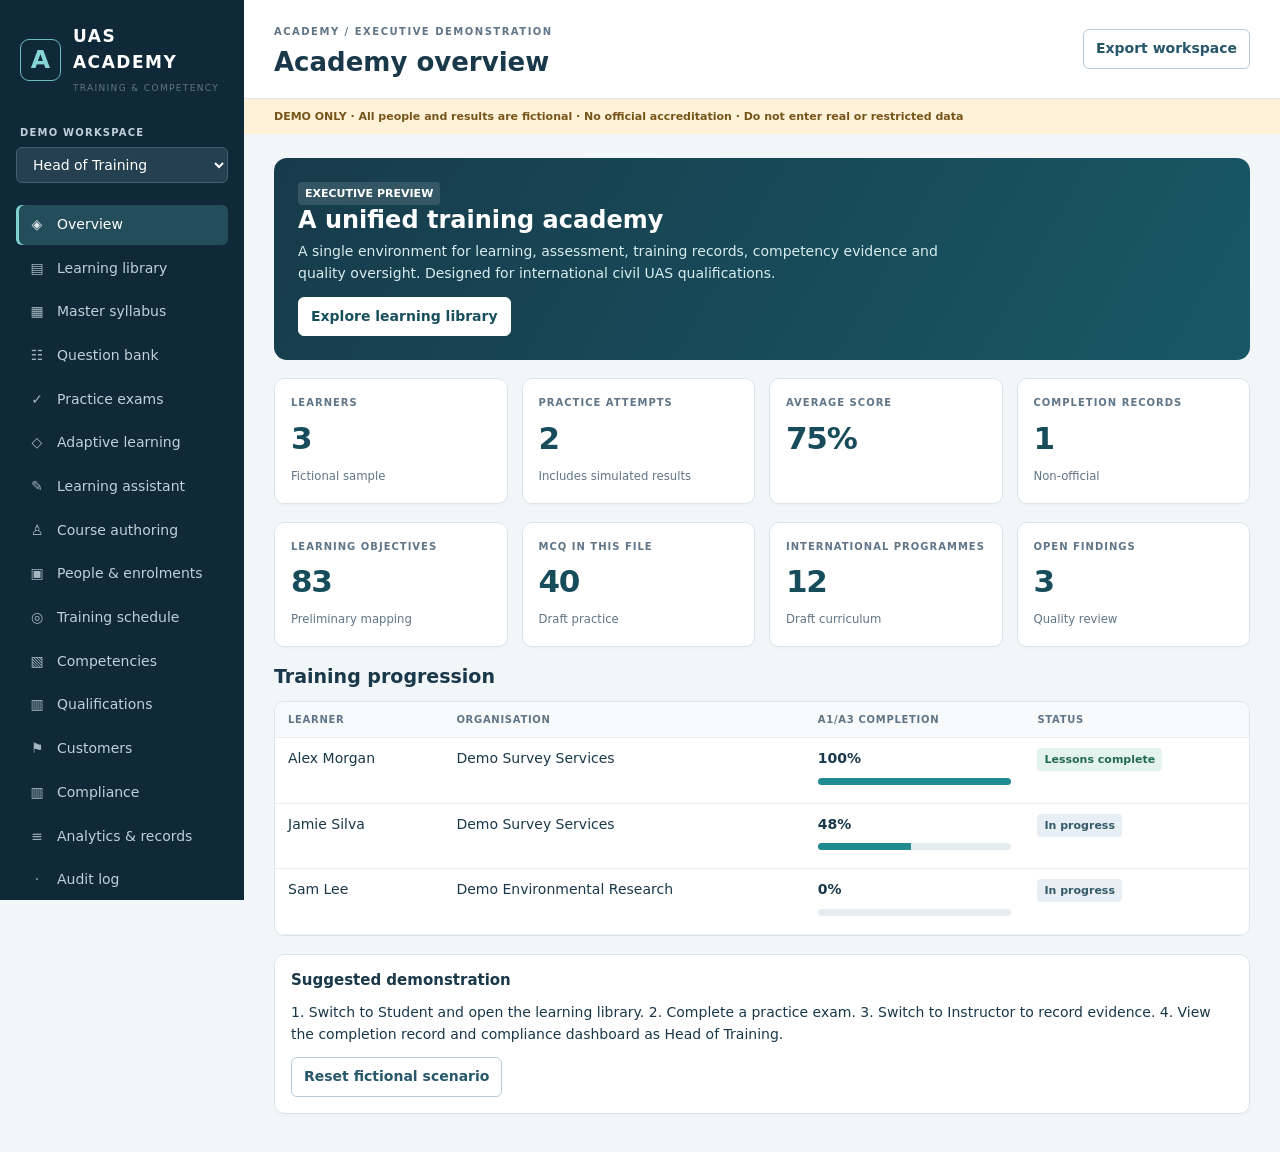
<file: executive-demo/admin.html>
<!doctype html><html lang="en"><head><meta charset="utf-8"><meta name="viewport" content="width=device-width,initial-scale=1"><title>UAS Academy | Executive Demonstration</title><style>
:root{--nav:#102938;--ink:#19384a;--muted:#607587;--line:#dce5eb;--teal:#147d81;--bg:#f3f6f8;--white:#fff}*{box-sizing:border-box}body{margin:0;font:14px/1.55 system-ui,-apple-system,BlinkMacSystemFont,'Segoe UI',sans-serif;color:var(--ink);background:var(--bg);display:grid;grid-template-columns:244px 1fr;min-height:100vh}aside{background:var(--nav);color:#bed0d9;height:100vh;position:sticky;top:0;overflow:auto;padding:23px 16px;display:flex;flex-direction:column}.brand{display:flex;gap:12px;align-items:center;margin:0 4px 28px}.logo{width:42px;height:42px;display:grid;place-items:center;border:1px solid #6dbdc0;border-radius:9px;color:#86d4d6;font-size:25px;font-weight:800}.brand strong{color:#fff;font-size:17px;letter-spacing:.09em;display:block}.brand small{font-size:9px;letter-spacing:.15em}.rolelabel{font-size:10px;font-weight:800;letter-spacing:.12em;margin:0 4px 6px}#role{width:100%;background:#254151;color:white;border-color:#42616d;margin-bottom:22px}nav{display:grid;gap:4px}nav button{background:transparent;color:#bed0d9;border:0;text-align:left;font-weight:500;padding:9px 11px;display:flex;gap:10px;align-items:center}nav button.active{background:#244d5b;color:white;box-shadow:inset 3px 0 #7fd2ce}nav button:hover{background:#254555}.navicon{width:20px;text-align:center;opacity:.85}aside footer{margin-top:auto;padding:24px 4px 0;font-size:11px;line-height:1.7}.workspace{min-width:0}header{padding:20px 30px;background:white;border-bottom:1px solid var(--line);display:flex;align-items:center;justify-content:space-between;gap:15px}header small{font-size:10px;letter-spacing:.15em;font-weight:700;color:var(--muted)}h1,h2,h3{margin:0 0 12px;line-height:1.25}h1{font-size:26px;margin:4px 0 0}h2{font-size:19px}h3{font-size:15px}.notice{background:#fff2d9;color:#765519;padding:9px 30px;font-size:11px;font-weight:650}main{padding:24px 30px;max-width:1500px;margin:auto}.hero{background:linear-gradient(120deg,#173b4b,#185866);border-radius:13px;padding:24px;color:white;margin:0 0 18px;display:flex;justify-content:space-between;gap:15px;align-items:center}.hero h2{font-size:24px;margin:0 0 6px}.hero p{color:#d8ecee;max-width:650px;margin:0 0 12px}.hero .tag{background:#ffffff20;color:white}.hero button{background:#fff;color:#184f5c;border-color:white}.grid{display:grid;grid-template-columns:repeat(auto-fit,minmax(170px,1fr));gap:14px;margin:0 0 18px}.card,article,details,form.panel{background:white;border:1px solid var(--line);border-radius:10px;padding:16px;margin:0 0 14px;box-shadow:0 2px 3px #10293805}.grid .card{margin:0}.metric{font-size:31px;font-weight:750;letter-spacing:-.04em;color:#174d5b;margin:3px 0}.muted,small{color:var(--muted)}.kicker{font-size:10px;font-weight:800;letter-spacing:.1em;text-transform:uppercase;color:var(--muted)}p{margin:5px 0 12px}button,input,select,textarea{font:inherit;padding:8px 12px;border:1px solid #bbccd5;border-radius:6px}button{background:var(--teal);color:white;border-color:var(--teal);cursor:pointer;font-weight:650}button.secondary{background:white;color:#26576a;border-color:#b8cbd8}button:hover{filter:brightness(.94)}button:disabled{opacity:.5;cursor:default}input,select,textarea{background:white;color:var(--ink);max-width:100%}textarea{min-height:80px;width:100%}label.field{display:block;font-weight:600;margin:0 0 11px}label.field input,label.field select,label.field textarea{display:block;width:100%;margin-top:4px}.formgrid{display:grid;grid-template-columns:repeat(auto-fit,minmax(180px,1fr));gap:12px}.row{display:flex;gap:9px;flex-wrap:wrap;align-items:center;margin:0 0 13px}.tablewrap{background:white;border:1px solid var(--line);border-radius:10px;overflow:auto;margin-bottom:18px}table{border-collapse:collapse;width:100%;text-align:left}th,td{padding:10px 13px;border-bottom:1px solid #e9eff2;vertical-align:top}th{font-size:10px;text-transform:uppercase;letter-spacing:.07em;background:#f7f9fb;color:var(--muted)}a{color:#0e7482;overflow-wrap:anywhere}.tag{display:inline-block;background:#e8eff4;color:#345a6a;border-radius:4px;padding:3px 7px;font-size:11px;font-weight:650}.tag.good{background:#e4f3ed;color:#236a56}.bar{height:7px;border-radius:5px;background:#e5edf1;overflow:hidden;margin:8px 0}.bar span{display:block;height:100%;background:#208b91}.warning{background:#fff5e2;color:#79581e;border-radius:7px;padding:12px}.lesson{border-left:3px solid #d6e3e7;padding:12px;margin:12px 0;background:#f9fbfc;border-radius:5px}.lesson p{max-width:950px}summary{font-weight:750;cursor:pointer}.choice{display:flex;align-items:flex-start;gap:8px;margin:7px 0;padding:8px;border:1px solid #e5ecf0;border-radius:5px}.choice input{margin-top:5px}.split{display:grid;grid-template-columns:1fr 1fr;gap:16px}.certificate{border:4px double #23576a;background:#fff;padding:45px 20px;text-align:center;margin-bottom:15px}.certificate h2{font-size:28px}.watermark{letter-spacing:.12em;color:#986c28;font-size:22px;font-weight:800}.toast{position:fixed;bottom:18px;right:18px;background:#173e4c;color:white;padding:12px 18px;border-radius:8px;max-width:90vw;box-shadow:0 3px 12px #0002;z-index:10}button:focus-visible,a:focus-visible,input:focus-visible,select:focus-visible{outline:3px solid #62bac3;outline-offset:2px}@media(max-width:780px){body{display:block}aside{position:static;height:auto;padding:14px}.brand{margin-bottom:10px}.rolelabel{margin-top:5px}#role{margin-bottom:8px}nav{display:flex;overflow:auto}nav button{white-space:nowrap}aside footer{display:none}header,main{padding:15px}.notice{padding:8px 15px}.hero{display:block;padding:17px}.split{display:block}h1{font-size:20px}}@media print{aside,header,.notice,button,form,.toast{display:none!important}body{display:block;background:white}main{padding:0}.certificate{margin-top:30px}}
</style></head><body><aside><div class="brand"><div class="logo">A</div><div><strong>UAS ACADEMY</strong><small>TRAINING &amp; COMPETENCY</small></div></div><label class="rolelabel" for="role">DEMO WORKSPACE</label><select id="role"><option>Head of Training</option><option>Instructor</option><option>Student</option><option>Customer</option></select><nav id="nav"></nav><footer>Independent proposal for TEKEVER<br>Staff workspace · Civil training<br>Not an official TEKEVER product<br><a href="/" style="color:inherit">← Learner workspace</a></footer></aside><section class="workspace"><header><div><small>ACADEMY / EXECUTIVE DEMONSTRATION</small><h1 id="heading">Academy overview</h1></div><button id="export" class="secondary">Export workspace</button></header><div class="notice">DEMO ONLY · All people and results are fictional · No official accreditation · Do not enter real or restricted data</div><main id="main"></main></section><script id="academy-data" type="application/json">{"course": {"id": "UAS-EU-OPEN-001", "version": "0.1.0", "title": "Basic Remote Pilot — A1/A3", "status": "DRAFT / PREPARATORY ONLY", "language": "en", "minutes": 480, "passMark": 75, "examQuestions": 40, "modules": [{"id": "UAS-010", "title": "Aviation Regulations", "minutes": 75, "reference": "AMC1 UAS.OPEN.020(4)(b) and UAS.OPEN.040(3), subject (c)", "lessons": [{"id": "UAS-010-01", "title": "Regulatory structure", "objective": "Distinguish EU rules, national implementation and EASA guidance.", "content": "Regulation 2019/947 governs UAS operations and pilot competence; 2019/945 governs product requirements and classes. EASA publishes AMC and GM. National authorities implement rules and publish local constraints. Check the current legal text before relying on training material."}, {"id": "UAS-010-02", "title": "Open category and classes", "objective": "Differentiate A1, A2 and A3 and identify applicable aircraft class and pilot competence.", "content": "Open operations are low risk and subject to conditions including visual line of sight, height limits and restrictions on people. A1, A2 and A3 have different limitations. Class marking, mass and intended operation determine the applicable conditions. A1/A3 training is not a blanket permission to fly any drone anywhere."}, {"id": "UAS-010-03", "title": "Responsibilities and reporting", "objective": "Distinguish operator and remote pilot responsibilities, registration and reporting.", "content": "The operator manages compliance and registration where required. The remote pilot must be competent for the intended operation and comply with relevant limitations. Establish which occurrence reporting obligations apply; record and report safety events through the appropriate channels."}]}, {"id": "UAS-020", "title": "Air Safety", "minutes": 60, "reference": "AMC1 UAS.OPEN.020(4)(b) and UAS.OPEN.040(3), subject (a)", "lessons": [{"id": "UAS-020-01", "title": "Safety decisions", "objective": "Recognise unsafe conditions, unsafe conduct and the need to stop.", "content": "The pilot should consider the aircraft, environment and personal readiness before operating. If safety cannot be maintained, do not start or discontinue the operation safely. Do not transport dangerous goods under the Open category."}, {"id": "UAS-020-02", "title": "People and other aircraft", "objective": "Recognise uninvolved people, assemblies, and the duty to avoid collision.", "content": "Keep the operation within applicable limits around people and property. Open operations must not fly over assemblies of people. Give way to other aircraft; do not continue if the operation creates a risk to other airspace users."}, {"id": "UAS-020-03", "title": "Visual observation", "objective": "Explain VLOS, observation and awareness of the surrounding area.", "content": "Visual line of sight requires continuous unaided visual contact sufficient to control the aircraft relative to people, obstacles and other aircraft. An observer may assist under applicable conditions, but the remote pilot remains responsible. Explain relevant risks to involved participants."}]}, {"id": "UAS-030", "title": "Airspace Restrictions", "minutes": 45, "reference": "AMC1 UAS.OPEN.020(4)(b) and UAS.OPEN.040(3), subject (b)", "lessons": [{"id": "UAS-030-01", "title": "Geographical zones", "objective": "Identify the purpose of UAS geographical zones and their conditions.", "content": "Member States may restrict, prohibit or facilitate UAS operations in defined areas. A zone may specify additional conditions or an authorization requirement. An Open category proof of completion does not remove local airspace restrictions."}, {"id": "UAS-030-02", "title": "Authoritative information", "objective": "Locate current information from national authorities and distinguish it from informal maps.", "content": "Use the official national source for current geographical zones and applicable restrictions. Check the validity and time of information; an old screenshot or commercial map alone may not be sufficient."}, {"id": "UAS-030-03", "title": "Geo-awareness", "objective": "Explain the limitations of geo-awareness functions.", "content": "Geo-awareness may alert a pilot to geographical restrictions based on loaded data. Data may be incomplete or outdated. It is an aid to awareness, not an authorization or substitute for current official information."}]}, {"id": "UAS-040", "title": "Human Performance Limitations", "minutes": 45, "reference": "AMC1 UAS.OPEN.020(4)(b) and UAS.OPEN.040(3), subject (d)", "lessons": [{"id": "UAS-040-01", "title": "Fitness to operate", "objective": "Recognise effects of fatigue, illness, substances and medication.", "content": "Fatigue, alcohol, illness and certain medicines may impair attention, reaction time and judgement. Do not operate when unfit. Seek appropriate medical advice where necessary."}, {"id": "UAS-040-02", "title": "Perception and workload", "objective": "Recognise limits in distance, height, speed and orientation estimation.", "content": "Small aircraft can be difficult to see, and visual cues vary with lighting, contrast and distance. High workload can reduce the ability to detect hazards. Keep tasks manageable and avoid distractions."}, {"id": "UAS-040-03", "title": "Situational awareness", "objective": "Explain how environmental conditions affect awareness, including at night.", "content": "Maintain an accurate understanding of the aircraft, environment and other airspace users. Reduced lighting and glare can make hazards harder to perceive. Apply applicable night-operation conditions and stop if safe awareness cannot be maintained."}]}, {"id": "UAS-050", "title": "Operational Procedures", "minutes": 90, "reference": "AMC1 UAS.OPEN.020(4)(b) and UAS.OPEN.040(3), subject (e)", "lessons": [{"id": "UAS-050-01", "title": "Pre-operation planning", "objective": "Identify the need to assess weather, site, equipment and persons before a civilian flight.", "content": "Review applicable restrictions, weather and the manufacturer instructions before deciding whether the intended civilian operation is safe. Consider obstacles, uninvolved people, equipment condition and the suitability of the area."}, {"id": "UAS-050-02", "title": "Normal and abnormal situations", "objective": "Distinguish normal, contingency and emergency procedures in approved instructions.", "content": "The manufacturer instructions and applicable operator procedures define how to manage abnormal events. Understand when the operation must be discontinued and when to seek help. Prioritise safety of people and other aircraft over completing the task."}, {"id": "UAS-050-03", "title": "Post-operation records", "objective": "Explain the purpose of defect reporting, maintenance and flight records.", "content": "Record relevant activity and defects as required. Do not return defective equipment to service without appropriate action. Follow the applicable maintenance and occurrence reporting requirements."}]}, {"id": "UAS-060", "title": "UAS General Knowledge", "minutes": 75, "reference": "AMC1 UAS.OPEN.020(4)(b) and UAS.OPEN.040(3), subject (f)", "lessons": [{"id": "UAS-060-01", "title": "Aircraft and basic flight", "objective": "Identify major aircraft components and factors affecting flight.", "content": "A UAS includes the unmanned aircraft and the equipment needed to control it remotely. Aircraft designs differ. Mass, wind, temperature and energy reserves can affect performance. Use the manufacturer limitations for the specific civilian aircraft."}, {"id": "UAS-060-02", "title": "Control and automation", "objective": "Explain the role and limitations of command and control and automatic functions.", "content": "A command-and-control link supports communication between the remote pilot station and aircraft. Automation does not remove pilot responsibility. Familiarisation with the user manual is necessary to understand limitations, alerts and safe use."}, {"id": "UAS-060-03", "title": "Equipment care", "objective": "Recognise battery, rotor and maintenance hazards and the purpose of technical features.", "content": "Rotating parts and damaged batteries can cause injury. Follow manufacturer guidance on handling, charging, storage and maintenance. Remote identification and geo-awareness have distinct purposes; neither replaces regulatory compliance."}]}, {"id": "UAS-070", "title": "Privacy and Data Protection", "minutes": 30, "reference": "AMC1 UAS.OPEN.020(4)(b) and UAS.OPEN.040(3), subject (g)", "lessons": [{"id": "UAS-070-01", "title": "Privacy risks", "objective": "Recognise when images or other data can affect personal privacy.", "content": "Drone sensors can capture identifiable people, locations and other sensitive information. Consider whether collection is necessary and lawful; avoid unnecessary collection."}, {"id": "UAS-070-02", "title": "Data protection principles", "objective": "Identify core GDPR principles and distinguish them from aviation authorization.", "content": "Where GDPR applies, personal data processing must have a lawful basis and comply with purpose limitation, minimisation, accuracy, retention and security principles. Permission to fly is not automatically permission to collect personal data."}, {"id": "UAS-070-03", "title": "Responsible records", "objective": "Explain access, retention and disclosure responsibilities.", "content": "Restrict access to personal information and retain it only as justified. Follow organisational procedures and applicable law for disclosure, deletion and rights requests."}]}, {"id": "UAS-080", "title": "Insurance", "minutes": 30, "reference": "AMC1 UAS.OPEN.020(4)(b) and UAS.OPEN.040(3), subject (h)", "lessons": [{"id": "UAS-080-01", "title": "Liability", "objective": "Explain the difference between legal liability and insurance.", "content": "An operator may be liable for damage arising from an operation. Insurance may cover specified risks, subject to policy terms. Liability does not disappear simply because an aircraft is insured."}, {"id": "UAS-080-02", "title": "Applicable requirements", "objective": "Recognise EU and national insurance requirements may vary.", "content": "Insurance requirements depend on the operation, applicable legislation and jurisdiction. Confirm current requirements with the relevant authority or qualified insurer rather than assuming the same rules apply everywhere."}, {"id": "UAS-080-03", "title": "Coverage verification", "objective": "Identify why coverage and exclusions need review.", "content": "Before operation, verify that any required insurance is valid and appropriate for the intended activity. Check policy dates, scope and exclusions. Keep evidence where required."}]}, {"id": "UAS-090", "title": "Security", "minutes": 30, "reference": "AMC1 UAS.OPEN.020(4)(b) and UAS.OPEN.040(3), subject (i)", "lessons": [{"id": "UAS-090-01", "title": "Safety and security", "objective": "Distinguish accidental safety hazards from deliberate interference or misuse.", "content": "Safety focuses on accidental harm; security addresses intentional threats and misuse. Both can overlap. Report security concerns through authorised channels and follow applicable procedures."}, {"id": "UAS-090-02", "title": "Information protection", "objective": "Recognise the need to protect accounts, records and equipment access.", "content": "Use authorised accounts, protect credentials, limit access to those with a legitimate need and report suspected compromise. Do not upload protected information to unapproved services."}, {"id": "UAS-090-03", "title": "National requirements", "objective": "Recognise that security restrictions can differ between jurisdictions.", "content": "National security rules may impose additional conditions on civilian UAS activities, including access to certain areas or data. Verify local requirements and obtain any necessary permissions before operating."}]}], "questions": [{"id": "Q-010-01", "objective": "UAS-010-01", "prompt": "Which EU regulation primarily governs UAS operations?", "options": ["2019/947", "2019/945 only", "GDPR only", "Annex 19 only"], "correct": 0, "explanation": "2019/947. Review Regulatory structure."}, {"id": "Q-010-02", "objective": "UAS-010-01", "prompt": "What does 2019/945 principally address?", "options": ["UAS product requirements and classes", "Personal data retention", "All national maps", "Pilot medical certificates"], "correct": 0, "explanation": "UAS product requirements and classes. Review Regulatory structure."}, {"id": "Q-010-03", "objective": "UAS-010-02", "prompt": "Does A1/A3 proof authorize every Open operation?", "options": ["No, applicable aircraft and operational conditions still apply", "Yes, without limitation", "Yes, in every geographical zone", "Only if insured"], "correct": 0, "explanation": "No, applicable aircraft and operational conditions still apply. Review Open category and classes."}, {"id": "Q-010-04", "objective": "UAS-010-03", "prompt": "Who must comply with the operational limitations during a flight?", "options": ["The remote pilot", "Only the manufacturer", "Only an insurer", "Only the authority"], "correct": 0, "explanation": "The remote pilot. Review Responsibilities and reporting."}, {"id": "Q-010-05", "objective": "UAS-010-03", "prompt": "What should an operator do about applicable occurrence reporting?", "options": ["Use the required reporting channels", "Delete all records", "Wait for a customer request", "Report only equipment purchases"], "correct": 0, "explanation": "Use the required reporting channels. Review Responsibilities and reporting."}, {"id": "Q-010-06", "objective": "UAS-010-01", "prompt": "Which document provides acceptable means of compliance and guidance?", "options": ["EASA AMC and GM", "An insurance receipt", "A sales brochure", "A social media post"], "correct": 0, "explanation": "EASA AMC and GM. Review Regulatory structure."}, {"id": "Q-020-01", "objective": "UAS-020-01", "prompt": "What if safety cannot be maintained before a flight?", "options": ["Do not commence", "Continue to meet the schedule", "Rely solely on automation", "Ignore the concern"], "correct": 0, "explanation": "Do not commence. Review Safety decisions."}, {"id": "Q-020-02", "objective": "UAS-020-02", "prompt": "May Open category operations fly over assemblies of people?", "options": ["No", "Always", "Only with a camera", "Always below the height limit"], "correct": 0, "explanation": "No. Review People and other aircraft."}, {"id": "Q-020-03", "objective": "UAS-020-02", "prompt": "Who has priority when other aircraft create a conflict?", "options": ["Other aircraft must be given way to", "The drone always", "The smallest aircraft always", "The aircraft recording video"], "correct": 0, "explanation": "Other aircraft must be given way to. Review People and other aircraft."}, {"id": "Q-020-04", "objective": "UAS-020-03", "prompt": "What does VLOS require?", "options": ["Adequate continuous unaided visual contact", "Only a live video feed", "A flight log after landing", "A GPS map alone"], "correct": 0, "explanation": "Adequate continuous unaided visual contact. Review Visual observation."}, {"id": "Q-020-05", "objective": "UAS-020-03", "prompt": "Does an observer remove the remote pilot’s responsibilities?", "options": ["No", "Yes, entirely", "Only on weekends", "Only with insurance"], "correct": 0, "explanation": "No. Review Visual observation."}, {"id": "Q-030-01", "objective": "UAS-030-01", "prompt": "What can a geographical zone impose?", "options": ["Additional restrictions or conditions", "Automatic worldwide permission", "A replacement pilot licence", "An insurance refund"], "correct": 0, "explanation": "Additional restrictions or conditions. Review Geographical zones."}, {"id": "Q-030-02", "objective": "UAS-030-02", "prompt": "Which source should be checked for current restrictions?", "options": ["The official national source", "An old screenshot", "A forum comment", "A manufacturer advertisement"], "correct": 0, "explanation": "The official national source. Review Authoritative information."}, {"id": "Q-030-03", "objective": "UAS-030-03", "prompt": "Does a geo-awareness alert grant authorization?", "options": ["No", "Yes", "Only if the battery is full", "Only for A3"], "correct": 0, "explanation": "No. Review Geo-awareness."}, {"id": "Q-030-04", "objective": "UAS-030-01", "prompt": "Can a valid A1/A3 proof override a prohibited zone?", "options": ["No", "Yes", "Only if the pilot is experienced", "Only if flying slowly"], "correct": 0, "explanation": "No. Review Geographical zones."}, {"id": "Q-040-01", "objective": "UAS-040-01", "prompt": "How can fatigue affect performance?", "options": ["It can impair attention and judgement", "It improves vision", "It eliminates workload", "It guarantees accuracy"], "correct": 0, "explanation": "It can impair attention and judgement. Review Fitness to operate."}, {"id": "Q-040-02", "objective": "UAS-040-01", "prompt": "What should an unfit pilot do?", "options": ["Not operate", "Fly faster", "Rely on the camera alone", "Ignore the symptoms"], "correct": 0, "explanation": "Not operate. Review Fitness to operate."}, {"id": "Q-040-03", "objective": "UAS-040-02", "prompt": "Why can distance estimation be difficult?", "options": ["Lighting, contrast and size affect visual cues", "Distance is always obvious", "GPS eliminates human limitations", "Insurance improves perception"], "correct": 0, "explanation": "Lighting, contrast and size affect visual cues. Review Perception and workload."}, {"id": "Q-040-04", "objective": "UAS-040-03", "prompt": "What can reduced lighting affect?", "options": ["Detection of hazards", "Only billing", "Only battery brand", "Only registration"], "correct": 0, "explanation": "Detection of hazards. Review Situational awareness."}, {"id": "Q-050-01", "objective": "UAS-050-01", "prompt": "Which information belongs in a pre-operation review?", "options": ["Weather, restrictions, site and equipment condition", "Only the date", "Only the price of the drone", "Only the pilot’s name"], "correct": 0, "explanation": "Weather, restrictions, site and equipment condition. Review Pre-operation planning."}, {"id": "Q-050-02", "objective": "UAS-050-02", "prompt": "What should guide handling of abnormal situations?", "options": ["Applicable procedures and manufacturer instructions", "Internet rumours", "A marketing brochure", "A random guess"], "correct": 0, "explanation": "Applicable procedures and manufacturer instructions. Review Normal and abnormal situations."}, {"id": "Q-050-03", "objective": "UAS-050-02", "prompt": "What takes priority over completing a task?", "options": ["Safety of people and other aircraft", "Keeping a schedule", "Recording more video", "Avoiding paperwork"], "correct": 0, "explanation": "Safety of people and other aircraft. Review Normal and abnormal situations."}, {"id": "Q-050-04", "objective": "UAS-050-03", "prompt": "What should happen to a significant equipment defect?", "options": ["Record it and follow appropriate corrective procedures", "Hide it", "Delete the flight record", "Ignore it if the aircraft looks new"], "correct": 0, "explanation": "Record it and follow appropriate corrective procedures. Review Post-operation records."}, {"id": "Q-050-05", "objective": "UAS-050-03", "prompt": "What is a purpose of flight records?", "options": ["Traceability and safety monitoring", "To replace all qualifications", "To authorize any airspace", "To override restrictions"], "correct": 0, "explanation": "Traceability and safety monitoring. Review Post-operation records."}, {"id": "Q-050-06", "objective": "UAS-050-01", "prompt": "Is the weather alone sufficient for deciding to fly?", "options": ["No, other relevant conditions must also be considered", "Yes, always", "Yes, if sunny", "Yes, if insured"], "correct": 0, "explanation": "No, other relevant conditions must also be considered. Review Pre-operation planning."}, {"id": "Q-060-01", "objective": "UAS-060-01", "prompt": "What can affect aircraft performance?", "options": ["Mass and environmental conditions", "Only paint colour", "Only the operator’s surname", "Only a registration number"], "correct": 0, "explanation": "Mass and environmental conditions. Review Aircraft and basic flight."}, {"id": "Q-060-02", "objective": "UAS-060-02", "prompt": "What is the purpose of a C2 link?", "options": ["Communication for control of the unmanned aircraft", "Insurance payment", "Data deletion", "Issuing licences"], "correct": 0, "explanation": "Communication for control of the unmanned aircraft. Review Control and automation."}, {"id": "Q-060-03", "objective": "UAS-060-02", "prompt": "Does automation remove pilot responsibility?", "options": ["No", "Yes", "Only for expensive aircraft", "Only on sunny days"], "correct": 0, "explanation": "No. Review Control and automation."}, {"id": "Q-060-04", "objective": "UAS-060-03", "prompt": "What should guide battery handling?", "options": ["Manufacturer safety instructions", "Random online advice", "The aircraft colour", "The insurance policy alone"], "correct": 0, "explanation": "Manufacturer safety instructions. Review Equipment care."}, {"id": "Q-060-05", "objective": "UAS-060-03", "prompt": "What is the correct approach to technical safety features?", "options": ["Understand their functions and limitations", "Assume they grant authorization", "Ignore all alerts", "Treat all models as identical"], "correct": 0, "explanation": "Understand their functions and limitations. Review Equipment care."}, {"id": "Q-070-01", "objective": "UAS-070-01", "prompt": "Can imagery of identifiable people involve personal data?", "options": ["Yes", "Never", "Only when printed", "Only if taken indoors"], "correct": 0, "explanation": "Yes. Review Privacy risks."}, {"id": "Q-070-02", "objective": "UAS-070-02", "prompt": "Which is a GDPR principle?", "options": ["Data minimisation", "Unlimited collection", "Indefinite retention by default", "Public access to all records"], "correct": 0, "explanation": "Data minimisation. Review Data protection principles."}, {"id": "Q-070-03", "objective": "UAS-070-02", "prompt": "Does permission to fly automatically permit personal data collection?", "options": ["No", "Yes", "Only if the camera is small", "Only if the drone is new"], "correct": 0, "explanation": "No. Review Data protection principles."}, {"id": "Q-070-04", "objective": "UAS-070-03", "prompt": "How should personal records be handled?", "options": ["Limit access and retention as justified", "Share publicly by default", "Keep forever by default", "Ignore deletion requirements"], "correct": 0, "explanation": "Limit access and retention as justified. Review Responsible records."}, {"id": "Q-080-01", "objective": "UAS-080-01", "prompt": "Does insurance eliminate legal liability?", "options": ["No", "Yes", "Only for A1", "Only for A3"], "correct": 0, "explanation": "No. Review Liability."}, {"id": "Q-080-02", "objective": "UAS-080-02", "prompt": "Can insurance requirements vary by jurisdiction?", "options": ["Yes", "No, never", "Only by aircraft colour", "Only by time of day"], "correct": 0, "explanation": "Yes. Review Applicable requirements."}, {"id": "Q-080-03", "objective": "UAS-080-03", "prompt": "What should be checked in an insurance policy?", "options": ["Validity, scope and exclusions", "Logo only", "Font only", "Aircraft colour only"], "correct": 0, "explanation": "Validity, scope and exclusions. Review Coverage verification."}, {"id": "Q-090-01", "objective": "UAS-090-01", "prompt": "What is a security concern?", "options": ["Deliberate unauthorized interference or misuse", "Only accidental weather changes", "Only natural wear", "Only a routine invoice"], "correct": 0, "explanation": "Deliberate unauthorized interference or misuse. Review Safety and security."}, {"id": "Q-090-02", "objective": "UAS-090-02", "prompt": "How should protected information be handled?", "options": ["Use approved services and authorised access", "Upload it anywhere", "Share credentials openly", "Publish all records"], "correct": 0, "explanation": "Use approved services and authorised access. Review Information protection."}, {"id": "Q-090-03", "objective": "UAS-090-03", "prompt": "Can national security rules add conditions to civilian UAS activities?", "options": ["Yes", "No", "Only for toy aircraft", "Only if a camera is absent"], "correct": 0, "explanation": "Yes. Review National requirements."}], "sources": {"EU947": "https://eur-lex.europa.eu/eli/reg_impl/2019/947/", "EU945": "https://eur-lex.europa.eu/eli/reg_del/2019/945/", "EASA": "https://www.easa.europa.eu/en/regulations/unmanned-aircraft-systems-uas", "ANAC": "https://rp.anac.pt", "ANAC_POLICY": "https://www.anac.pt/vPT/Generico/drones/categoria_aberta/formacao_exames_certificados/Paginas/Formacao_ExameseCertificados.aspx", "AT": "https://www.dronespace.at/", "ICAO": "https://www.icao.int/UA/UASToolkit/Narrative-Training", "ICAO6": "https://store.icao.int/en/annex-6-operation-of-aircraft-part-iv-remotely-piloted-aircraft-systems", "NATO": "https://quicksearch.dla.mil/qsdocdetails.aspx?ident_number=277342", "NATO_POLICY": "https://www.nato.int/en/what-we-do/deterrence-and-defence/standardization", "UK": "https://www.caa.co.uk/data-and-publications/publications/documents/content/cap-722b/", "EU1139": "https://eur-lex.europa.eu/eli/reg/2018/1139/oj/eng", "GDPR": "https://eur-lex.europa.eu/eli/reg/2016/679/oj", "ANAC_CATALOGUE": "https://rp.anac.pt/course/index.php?categoryid=2&lang=en", "AT_COURSE": "https://online-kurs.dronespace.at/einstieg/"}}, "master": {"version": "0.3.0", "research_date": "2026-11-24", "status": "PARTIAL DRAFT — not approved; not exhaustive", "sources": [{"authority": "EASA", "title": "Easy Access Rules UAS", "edition": "2026-06", "url": "https://www.easa.europa.eu/en/document-library/easy-access-rules/online-publications/easy-access-rules-unmanned-aircraft-systems?erules-id=ERULES-1963177438-19528", "rights_note": "Public; original academy objectives; no verbatim extraction", "id": "EU-01"}, {"authority": "EASA", "title": "Appendix 1, Attachment A", "edition": "2026-06", "url": "https://www.easa.europa.eu/en/document-library/easy-access-rules/online-publications/easy-access-rules-unmanned-aircraft-systems?erules-id=ERULES-1963177438-17416", "rights_note": "Public; original academy objectives", "id": "EU-02"}, {"authority": "EASA", "title": "UAS.SPEC.050 AMC", "edition": "2026-06", "url": "https://www.easa.europa.eu/en/document-library/easy-access-rules/online-publications/easy-access-rules-unmanned-aircraft-systems?erules-id=ERULES-1963177438-15602", "rights_note": "Public; detailed mapping pending", "id": "EU-03"}, {"authority": "FAA", "title": "FAA-S-ACS-10B", "edition": "2021-04", "url": "https://www.faa.gov/training_testing/testing/acs/uas_acs.pdf", "rights_note": "Public; selected official IDs and academy paraphrases", "id": "US-01"}, {"authority": "Transport Canada", "title": "TP 15263", "edition": "2025", "url": "https://tc.canada.ca/en/aviation/publications/knowledge-requirements-pilots-remotely-piloted-aircraft-systems-250-g-including-150-kg-basic-advanced-operations-tp-15263", "rights_note": "Public; section-level map; commercial reproduction rights not established", "id": "CA-01"}, {"authority": "Transport Canada", "title": "TP 15530", "edition": "2025", "url": "https://tc.canada.ca/en/aviation/publications/knowledge-requirements-pilots-remotely-piloted-aircraft-systems-level-1-complex-operations-tp-15530", "rights_note": "Public; section-level map; commercial reproduction rights not established", "id": "CA-02"}, {"authority": "UK CAA", "title": "AMC1 Article 8(2), Appendix B", "edition": "2026-09", "url": "https://regulatorylibrary.caa.co.uk/2019-947/Content/Article%208/AMC1%20Article%208%202%20Remote%20Pilot.htm", "rights_note": "Public; subject-level map; Appendix B item mapping pending", "id": "UK-01"}, {"authority": "CAAS", "title": "AC 101-4-1 Rev 5", "edition": "2026-01-09", "url": "https://isomer-user-content.by.gov.sg/175/ad93a464-6a03-4c61-afa6-013180fb1277/ac-101-4-1(5)-unmanned-aircraft-pilot-licence-(uapl)_cleaned.pdf", "rights_note": "Public; selected official IDs and academy paraphrases", "id": "SG-01"}, {"authority": "CAAS", "title": "AC 101-3-1 Rev 5", "edition": "2026-09-01", "url": "https://www.caas.gov.sg/resources/regulatory-requirements-and-guidelines/unmanned-aircraft/", "rights_note": "Public register; detailed LMS mapping pending", "id": "SG-02"}, {"authority": "ICAO", "title": "Doc 9868 PANS-TRG", "edition": "Edition to verify", "url": "https://store.icao.int/en/procedures-for-air-navigation-services-training-doc-9868", "rights_note": "Controlled publication; authorized copy required", "id": "ICAO-01"}, {"authority": "NATO", "title": "STANAG 4670", "edition": "Edition to verify", "url": "https://quicksearch.dla.mil/qsdocdetails.aspx?ident_number=277342", "rights_note": "Register only; authorized access and review required", "id": "NATO-01"}, {"authority": "CASA", "title": "RePL training provider guidance", "edition": "Edition to verify", "url": "https://www.casa.gov.au/drones/remotely-piloted-aircraft-operators-certificate/become-training-provider", "rights_note": "Public reference; detailed mapping pending", "id": "AU-01"}], "subjects": {"010": "Air Law", "021": "Aircraft General Knowledge", "031": "Mass & Balance", "032": "Performance", "040": "Human Performance", "050": "Meteorology", "061": "Navigation", "070": "Operational Procedures", "081": "Principles of Flight", "090": "Communications", "110": "Safety Management", "120": "Airspace Integration", "130": "Privacy & Data Protection", "150": "Information Security", "160": "Insurance"}, "programs": [{"id": "UAS-EU-OPEN-001", "title": "EASA A1/A3", "status": "introductory lessons and practice", "official_exam_min_questions": 40, "official_pass_percent": 75, "notes": "Not an approved course."}, {"id": "EU-A2", "title": "EASA A2", "status": "partial draft mapping only", "official_exam_min_questions": 30, "official_pass_percent": 75, "notes": "A2 practical self-training and declaration are separate."}, {"id": "EU-STS01", "title": "EASA STS-01", "status": "partial draft mapping only", "official_exam_min_questions": 40, "official_pass_percent": 75, "notes": "STS: reduced minimum 30 for eligible A2 holders; practical accreditation separate."}, {"id": "EU-STS02", "title": "EASA STS-02", "status": "partial draft mapping only", "official_exam_min_questions": 40, "official_pass_percent": 75, "notes": "STS: reduced minimum 30 for eligible A2 holders; practical accreditation separate."}, {"id": "US-P107", "title": "FAA Part 107", "status": "partial draft mapping only", "official_exam_min_questions": null, "official_pass_percent": null, "notes": "Not an approved course."}, {"id": "SG-UAPL", "title": "Singapore UAPL", "status": "partial draft mapping only", "official_exam_min_questions": 50, "official_pass_percent": 75, "notes": "Not an approved course."}, {"id": "CA-BASIC", "title": "Canada Basic", "status": "partial draft mapping only", "official_exam_min_questions": null, "official_pass_percent": null, "notes": "Not an approved course."}, {"id": "CA-ADV", "title": "Canada Advanced", "status": "partial draft mapping only", "official_exam_min_questions": null, "official_pass_percent": null, "notes": "Not an approved course."}, {"id": "CA-COMPLEX", "title": "Canada Level 1 Complex", "status": "partial draft mapping only", "official_exam_min_questions": null, "official_pass_percent": null, "notes": "Not an approved course."}, {"id": "UK-RPC1", "title": "UK RPC Level 1", "status": "partial draft mapping only", "official_exam_min_questions": null, "official_pass_percent": null, "notes": "Not an approved course."}, {"id": "UK-RPC2", "title": "UK RPC Level 2", "status": "partial draft mapping only", "official_exam_min_questions": null, "official_pass_percent": null, "notes": "Not an approved course."}, {"id": "UK-RPC3", "title": "UK RPC Level 3", "status": "partial draft mapping only", "official_exam_min_questions": null, "official_pass_percent": null, "notes": "Not an approved course."}], "objectives": [{"id": "UAS-010-01", "subject_code": "010", "subject": "Air Law", "objective": "Distinguish EU rules, national implementation and EASA guidance.", "source_id": "EU-01", "source_locator": "AMC1 UAS.OPEN.020(4)(b) and UAS.OPEN.040(3), subject (c)", "official_code": null, "mapping_type": "academy_draft", "course_ids": ["UAS-EU-OPEN-001"], "lesson_ids": ["UAS-010-01"], "question_ids": ["Q-010-01", "Q-010-02", "Q-010-06"], "language": "en", "review_status": "pending", "version": 1}, {"id": "UAS-010-02", "subject_code": "010", "subject": "Air Law", "objective": "Differentiate A1, A2 and A3 and identify applicable aircraft class and pilot competence.", "source_id": "EU-01", "source_locator": "AMC1 UAS.OPEN.020(4)(b) and UAS.OPEN.040(3), subject (c)", "official_code": null, "mapping_type": "academy_draft", "course_ids": ["UAS-EU-OPEN-001"], "lesson_ids": ["UAS-010-02"], "question_ids": ["Q-010-03"], "language": "en", "review_status": "pending", "version": 1}, {"id": "UAS-010-03", "subject_code": "010", "subject": "Air Law", "objective": "Distinguish operator and remote pilot responsibilities, registration and reporting.", "source_id": "EU-01", "source_locator": "AMC1 UAS.OPEN.020(4)(b) and UAS.OPEN.040(3), subject (c)", "official_code": null, "mapping_type": "academy_draft", "course_ids": ["UAS-EU-OPEN-001"], "lesson_ids": ["UAS-010-03"], "question_ids": ["Q-010-04", "Q-010-05"], "language": "en", "review_status": "pending", "version": 1}, {"id": "UAS-020-01", "subject_code": "110", "subject": "Safety Management", "objective": "Recognise unsafe conditions, unsafe conduct and the need to stop.", "source_id": "EU-01", "source_locator": "AMC1 UAS.OPEN.020(4)(b) and UAS.OPEN.040(3), subject (a)", "official_code": null, "mapping_type": "academy_draft", "course_ids": ["UAS-EU-OPEN-001"], "lesson_ids": ["UAS-020-01"], "question_ids": ["Q-020-01"], "language": "en", "review_status": "pending", "version": 1}, {"id": "UAS-020-02", "subject_code": "110", "subject": "Safety Management", "objective": "Recognise uninvolved people, assemblies, and the duty to avoid collision.", "source_id": "EU-01", "source_locator": "AMC1 UAS.OPEN.020(4)(b) and UAS.OPEN.040(3), subject (a)", "official_code": null, "mapping_type": "academy_draft", "course_ids": ["UAS-EU-OPEN-001"], "lesson_ids": ["UAS-020-02"], "question_ids": ["Q-020-02", "Q-020-03"], "language": "en", "review_status": "pending", "version": 1}, {"id": "UAS-020-03", "subject_code": "110", "subject": "Safety Management", "objective": "Explain VLOS, observation and awareness of the surrounding area.", "source_id": "EU-01", "source_locator": "AMC1 UAS.OPEN.020(4)(b) and UAS.OPEN.040(3), subject (a)", "official_code": null, "mapping_type": "academy_draft", "course_ids": ["UAS-EU-OPEN-001"], "lesson_ids": ["UAS-020-03"], "question_ids": ["Q-020-04", "Q-020-05"], "language": "en", "review_status": "pending", "version": 1}, {"id": "UAS-030-01", "subject_code": "120", "subject": "Airspace Integration", "objective": "Identify the purpose of UAS geographical zones and their conditions.", "source_id": "EU-01", "source_locator": "AMC1 UAS.OPEN.020(4)(b) and UAS.OPEN.040(3), subject (b)", "official_code": null, "mapping_type": "academy_draft", "course_ids": ["UAS-EU-OPEN-001"], "lesson_ids": ["UAS-030-01"], "question_ids": ["Q-030-01", "Q-030-04"], "language": "en", "review_status": "pending", "version": 1}, {"id": "UAS-030-02", "subject_code": "120", "subject": "Airspace Integration", "objective": "Locate current information from national authorities and distinguish it from informal maps.", "source_id": "EU-01", "source_locator": "AMC1 UAS.OPEN.020(4)(b) and UAS.OPEN.040(3), subject (b)", "official_code": null, "mapping_type": "academy_draft", "course_ids": ["UAS-EU-OPEN-001"], "lesson_ids": ["UAS-030-02"], "question_ids": ["Q-030-02"], "language": "en", "review_status": "pending", "version": 1}, {"id": "UAS-030-03", "subject_code": "120", "subject": "Airspace Integration", "objective": "Explain the limitations of geo-awareness functions.", "source_id": "EU-01", "source_locator": "AMC1 UAS.OPEN.020(4)(b) and UAS.OPEN.040(3), subject (b)", "official_code": null, "mapping_type": "academy_draft", "course_ids": ["UAS-EU-OPEN-001"], "lesson_ids": ["UAS-030-03"], "question_ids": ["Q-030-03"], "language": "en", "review_status": "pending", "version": 1}, {"id": "UAS-040-01", "subject_code": "040", "subject": "Human Performance", "objective": "Recognise effects of fatigue, illness, substances and medication.", "source_id": "EU-01", "source_locator": "AMC1 UAS.OPEN.020(4)(b) and UAS.OPEN.040(3), subject (d)", "official_code": null, "mapping_type": "academy_draft", "course_ids": ["UAS-EU-OPEN-001"], "lesson_ids": ["UAS-040-01"], "question_ids": ["Q-040-01", "Q-040-02"], "language": "en", "review_status": "pending", "version": 1}, {"id": "UAS-040-02", "subject_code": "040", "subject": "Human Performance", "objective": "Recognise limits in distance, height, speed and orientation estimation.", "source_id": "EU-01", "source_locator": "AMC1 UAS.OPEN.020(4)(b) and UAS.OPEN.040(3), subject (d)", "official_code": null, "mapping_type": "academy_draft", "course_ids": ["UAS-EU-OPEN-001"], "lesson_ids": ["UAS-040-02"], "question_ids": ["Q-040-03"], "language": "en", "review_status": "pending", "version": 1}, {"id": "UAS-040-03", "subject_code": "040", "subject": "Human Performance", "objective": "Explain how environmental conditions affect awareness, including at night.", "source_id": "EU-01", "source_locator": "AMC1 UAS.OPEN.020(4)(b) and UAS.OPEN.040(3), subject (d)", "official_code": null, "mapping_type": "academy_draft", "course_ids": ["UAS-EU-OPEN-001"], "lesson_ids": ["UAS-040-03"], "question_ids": ["Q-040-04"], "language": "en", "review_status": "pending", "version": 1}, {"id": "UAS-050-01", "subject_code": "070", "subject": "Operational Procedures", "objective": "Identify the need to assess weather, site, equipment and persons before a civilian flight.", "source_id": "EU-01", "source_locator": "AMC1 UAS.OPEN.020(4)(b) and UAS.OPEN.040(3), subject (e)", "official_code": null, "mapping_type": "academy_draft", "course_ids": ["UAS-EU-OPEN-001"], "lesson_ids": ["UAS-050-01"], "question_ids": ["Q-050-01", "Q-050-06"], "language": "en", "review_status": "pending", "version": 1}, {"id": "UAS-050-02", "subject_code": "070", "subject": "Operational Procedures", "objective": "Distinguish normal, contingency and emergency procedures in approved instructions.", "source_id": "EU-01", "source_locator": "AMC1 UAS.OPEN.020(4)(b) and UAS.OPEN.040(3), subject (e)", "official_code": null, "mapping_type": "academy_draft", "course_ids": ["UAS-EU-OPEN-001"], "lesson_ids": ["UAS-050-02"], "question_ids": ["Q-050-02", "Q-050-03"], "language": "en", "review_status": "pending", "version": 1}, {"id": "UAS-050-03", "subject_code": "070", "subject": "Operational Procedures", "objective": "Explain the purpose of defect reporting, maintenance and flight records.", "source_id": "EU-01", "source_locator": "AMC1 UAS.OPEN.020(4)(b) and UAS.OPEN.040(3), subject (e)", "official_code": null, "mapping_type": "academy_draft", "course_ids": ["UAS-EU-OPEN-001"], "lesson_ids": ["UAS-050-03"], "question_ids": ["Q-050-04", "Q-050-05"], "language": "en", "review_status": "pending", "version": 1}, {"id": "UAS-060-01", "subject_code": "021", "subject": "Aircraft General Knowledge", "objective": "Identify major aircraft components and factors affecting flight.", "source_id": "EU-01", "source_locator": "AMC1 UAS.OPEN.020(4)(b) and UAS.OPEN.040(3), subject (f)", "official_code": null, "mapping_type": "academy_draft", "course_ids": ["UAS-EU-OPEN-001"], "lesson_ids": ["UAS-060-01"], "question_ids": ["Q-060-01"], "language": "en", "review_status": "pending", "version": 1}, {"id": "UAS-060-02", "subject_code": "021", "subject": "Aircraft General Knowledge", "objective": "Explain the role and limitations of command and control and automatic functions.", "source_id": "EU-01", "source_locator": "AMC1 UAS.OPEN.020(4)(b) and UAS.OPEN.040(3), subject (f)", "official_code": null, "mapping_type": "academy_draft", "course_ids": ["UAS-EU-OPEN-001"], "lesson_ids": ["UAS-060-02"], "question_ids": ["Q-060-02", "Q-060-03"], "language": "en", "review_status": "pending", "version": 1}, {"id": "UAS-060-03", "subject_code": "021", "subject": "Aircraft General Knowledge", "objective": "Recognise battery, rotor and maintenance hazards and the purpose of technical features.", "source_id": "EU-01", "source_locator": "AMC1 UAS.OPEN.020(4)(b) and UAS.OPEN.040(3), subject (f)", "official_code": null, "mapping_type": "academy_draft", "course_ids": ["UAS-EU-OPEN-001"], "lesson_ids": ["UAS-060-03"], "question_ids": ["Q-060-04", "Q-060-05"], "language": "en", "review_status": "pending", "version": 1}, {"id": "UAS-070-01", "subject_code": "130", "subject": "Privacy & Data Protection", "objective": "Recognise when images or other data can affect personal privacy.", "source_id": "EU-01", "source_locator": "AMC1 UAS.OPEN.020(4)(b) and UAS.OPEN.040(3), subject (g)", "official_code": null, "mapping_type": "academy_draft", "course_ids": ["UAS-EU-OPEN-001"], "lesson_ids": ["UAS-070-01"], "question_ids": ["Q-070-01"], "language": "en", "review_status": "pending", "version": 1}, {"id": "UAS-070-02", "subject_code": "130", "subject": "Privacy & Data Protection", "objective": "Identify core GDPR principles and distinguish them from aviation authorization.", "source_id": "EU-01", "source_locator": "AMC1 UAS.OPEN.020(4)(b) and UAS.OPEN.040(3), subject (g)", "official_code": null, "mapping_type": "academy_draft", "course_ids": ["UAS-EU-OPEN-001"], "lesson_ids": ["UAS-070-02"], "question_ids": ["Q-070-02", "Q-070-03"], "language": "en", "review_status": "pending", "version": 1}, {"id": "UAS-070-03", "subject_code": "130", "subject": "Privacy & Data Protection", "objective": "Explain access, retention and disclosure responsibilities.", "source_id": "EU-01", "source_locator": "AMC1 UAS.OPEN.020(4)(b) and UAS.OPEN.040(3), subject (g)", "official_code": null, "mapping_type": "academy_draft", "course_ids": ["UAS-EU-OPEN-001"], "lesson_ids": ["UAS-070-03"], "question_ids": ["Q-070-04"], "language": "en", "review_status": "pending", "version": 1}, {"id": "UAS-080-01", "subject_code": "160", "subject": "Insurance", "objective": "Explain the difference between legal liability and insurance.", "source_id": "EU-01", "source_locator": "AMC1 UAS.OPEN.020(4)(b) and UAS.OPEN.040(3), subject (h)", "official_code": null, "mapping_type": "academy_draft", "course_ids": ["UAS-EU-OPEN-001"], "lesson_ids": ["UAS-080-01"], "question_ids": ["Q-080-01"], "language": "en", "review_status": "pending", "version": 1}, {"id": "UAS-080-02", "subject_code": "160", "subject": "Insurance", "objective": "Recognise EU and national insurance requirements may vary.", "source_id": "EU-01", "source_locator": "AMC1 UAS.OPEN.020(4)(b) and UAS.OPEN.040(3), subject (h)", "official_code": null, "mapping_type": "academy_draft", "course_ids": ["UAS-EU-OPEN-001"], "lesson_ids": ["UAS-080-02"], "question_ids": ["Q-080-02"], "language": "en", "review_status": "pending", "version": 1}, {"id": "UAS-080-03", "subject_code": "160", "subject": "Insurance", "objective": "Identify why coverage and exclusions need review.", "source_id": "EU-01", "source_locator": "AMC1 UAS.OPEN.020(4)(b) and UAS.OPEN.040(3), subject (h)", "official_code": null, "mapping_type": "academy_draft", "course_ids": ["UAS-EU-OPEN-001"], "lesson_ids": ["UAS-080-03"], "question_ids": ["Q-080-03"], "language": "en", "review_status": "pending", "version": 1}, {"id": "UAS-090-01", "subject_code": "150", "subject": "Information Security", "objective": "Distinguish accidental safety hazards from deliberate interference or misuse.", "source_id": "EU-01", "source_locator": "AMC1 UAS.OPEN.020(4)(b) and UAS.OPEN.040(3), subject (i)", "official_code": null, "mapping_type": "academy_draft", "course_ids": ["UAS-EU-OPEN-001"], "lesson_ids": ["UAS-090-01"], "question_ids": ["Q-090-01"], "language": "en", "review_status": "pending", "version": 1}, {"id": "UAS-090-02", "subject_code": "150", "subject": "Information Security", "objective": "Recognise the need to protect accounts, records and equipment access.", "source_id": "EU-01", "source_locator": "AMC1 UAS.OPEN.020(4)(b) and UAS.OPEN.040(3), subject (i)", "official_code": null, "mapping_type": "academy_draft", "course_ids": ["UAS-EU-OPEN-001"], "lesson_ids": ["UAS-090-02"], "question_ids": ["Q-090-02"], "language": "en", "review_status": "pending", "version": 1}, {"id": "UAS-090-03", "subject_code": "150", "subject": "Information Security", "objective": "Recognise that security restrictions can differ between jurisdictions.", "source_id": "EU-01", "source_locator": "AMC1 UAS.OPEN.020(4)(b) and UAS.OPEN.040(3), subject (i)", "official_code": null, "mapping_type": "academy_draft", "course_ids": ["UAS-EU-OPEN-001"], "lesson_ids": ["UAS-090-03"], "question_ids": ["Q-090-03"], "language": "en", "review_status": "pending", "version": 1}, {"id": "EU-A2-LO-001", "subject_code": "050", "subject": "Meteorology", "objective": "Assess weather-related limitations using a civil training scenario.", "source_id": "EU-01", "source_locator": "AMC1 UAS.OPEN.030(2)(c) (b)(1)(i)", "official_code": null, "mapping_type": "academy_draft", "course_ids": ["EU-A2"], "lesson_ids": [], "question_ids": [], "language": "en", "review_status": "pending", "version": 1}, {"id": "EU-A2-LO-002", "subject_code": "050", "subject": "Meteorology", "objective": "Select appropriate forecast sources and identify uncertainty.", "source_id": "EU-01", "source_locator": "AMC1 UAS.OPEN.030(2)(c) (b)(1)(ii)", "official_code": null, "mapping_type": "academy_draft", "course_ids": ["EU-A2"], "lesson_ids": [], "question_ids": [], "language": "en", "review_status": "pending", "version": 1}, {"id": "EU-A2-LO-003", "subject_code": "032", "subject": "Performance", "objective": "Interpret manufacturer operating-envelope information.", "source_id": "EU-01", "source_locator": "AMC1 UAS.OPEN.030(2)(c) (b)(2)(i)", "official_code": null, "mapping_type": "academy_draft", "course_ids": ["EU-A2"], "lesson_ids": [], "question_ids": [], "language": "en", "review_status": "pending", "version": 1}, {"id": "EU-A2-LO-004", "subject_code": "031", "subject": "Mass & Balance", "objective": "Explain how load distribution affects safe aircraft handling.", "source_id": "EU-01", "source_locator": "AMC1 UAS.OPEN.030(2)(c) (b)(2)(ii)", "official_code": null, "mapping_type": "academy_draft", "course_ids": ["EU-A2"], "lesson_ids": [], "question_ids": [], "language": "en", "review_status": "pending", "version": 1}, {"id": "EU-A2-LO-005", "subject_code": "031", "subject": "Mass & Balance", "objective": "Recognise unsafe payload attachment during inspection.", "source_id": "EU-01", "source_locator": "AMC1 UAS.OPEN.030(2)(c) (b)(2)(iii)", "official_code": null, "mapping_type": "academy_draft", "course_ids": ["EU-A2"], "lesson_ids": [], "question_ids": [], "language": "en", "review_status": "pending", "version": 1}, {"id": "EU-A2-LO-006", "subject_code": "021", "subject": "Aircraft General Knowledge", "objective": "Explain safe battery handling and recognise damage.", "source_id": "EU-01", "source_locator": "AMC1 UAS.OPEN.030(2)(c) (b)(2)(iv)", "official_code": null, "mapping_type": "academy_draft", "course_ids": ["EU-A2"], "lesson_ids": [], "question_ids": [], "language": "en", "review_status": "pending", "version": 1}, {"id": "EU-A2-LO-007", "subject_code": "110", "subject": "Safety Management", "objective": "Explain the safety purpose of reduced-speed functions.", "source_id": "EU-01", "source_locator": "AMC1 UAS.OPEN.030(2)(c) (b)(3)(i)", "official_code": null, "mapping_type": "academy_draft", "course_ids": ["EU-A2"], "lesson_ids": [], "question_ids": [], "language": "en", "review_status": "pending", "version": 1}, {"id": "EU-A2-LO-008", "subject_code": "110", "subject": "Safety Management", "objective": "Interpret the applicable separation guidance for an example civil site.", "source_id": "EU-01", "source_locator": "AMC1 UAS.OPEN.030(2)(c) (b)(3)(ii)-(iii)", "official_code": null, "mapping_type": "academy_draft", "course_ids": ["EU-A2"], "lesson_ids": [], "question_ids": [], "language": "en", "review_status": "pending", "version": 1}, {"id": "EU-A2-LO-009", "subject_code": "050", "subject": "Meteorology", "objective": "Explain how environmental conditions affect available performance.", "source_id": "EU-01", "source_locator": "AMC1 UAS.OPEN.030(2)(c) (b)(1)(i)", "official_code": null, "mapping_type": "academy_draft", "course_ids": ["EU-A2"], "lesson_ids": [], "question_ids": [], "language": "en", "review_status": "pending", "version": 1}, {"id": "EU-A2-LO-010", "subject_code": "070", "subject": "Operational Procedures", "objective": "Identify when a civil flight should be postponed or cancelled.", "source_id": "EU-01", "source_locator": "AMC1 UAS.OPEN.030(2)(c) (a)(3)", "official_code": null, "mapping_type": "academy_draft", "course_ids": ["EU-A2"], "lesson_ids": [], "question_ids": [], "language": "en", "review_status": "pending", "version": 1}, {"id": "EU-A2-LO-011", "subject_code": "110", "subject": "Safety Management", "objective": "Evaluate whether a proposed civil operation exposes bystanders to unacceptable risk.", "source_id": "EU-01", "source_locator": "AMC1 UAS.OPEN.030(2)(c) (a)(1)-(2)", "official_code": null, "mapping_type": "academy_draft", "course_ids": ["EU-A2"], "lesson_ids": [], "question_ids": [], "language": "en", "review_status": "pending", "version": 1}, {"id": "EU-A2-LO-012", "subject_code": "032", "subject": "Performance", "objective": "Compare forecast conditions with manufacturer limits.", "source_id": "EU-01", "source_locator": "AMC1 UAS.OPEN.030(2)(c) (a)(4)", "official_code": null, "mapping_type": "academy_draft", "course_ids": ["EU-A2"], "lesson_ids": [], "question_ids": [], "language": "en", "review_status": "pending", "version": 1}, {"id": "EU-STS-LO-001", "subject_code": "010", "subject": "Air Law", "objective": "Distinguish the roles of the authority, operator and pilot under the standard-scenario framework.", "source_id": "EU-02", "source_locator": "Chapter I Attachment A (1)(a)(i)", "official_code": null, "mapping_type": "academy_draft", "course_ids": ["EU-STS01", "EU-STS02"], "lesson_ids": [], "question_ids": [], "language": "en", "review_status": "pending", "version": 1}, {"id": "EU-STS-LO-002", "subject_code": "040", "subject": "Human Performance", "objective": "Recognise fatigue and workload as threats to safe performance.", "source_id": "EU-02", "source_locator": "Chapter I Attachment A (1)(a)(ii)", "official_code": null, "mapping_type": "academy_draft", "course_ids": ["EU-STS01", "EU-STS02"], "lesson_ids": [], "question_ids": [], "language": "en", "review_status": "pending", "version": 1}, {"id": "EU-STS-LO-003", "subject_code": "070", "subject": "Operational Procedures", "objective": "Identify the documentation needed to demonstrate compliance with a civil training scenario.", "source_id": "EU-02", "source_locator": "Chapter I Attachment A (1)(a)(iii)", "official_code": null, "mapping_type": "academy_draft", "course_ids": ["EU-STS01", "EU-STS02"], "lesson_ids": [], "question_ids": [], "language": "en", "review_status": "pending", "version": 1}, {"id": "EU-STS-LO-004", "subject_code": "110", "subject": "Safety Management", "objective": "Explain the purpose of protecting uninvolved persons.", "source_id": "EU-02", "source_locator": "Chapter I Attachment A (1)(a)(iv)", "official_code": null, "mapping_type": "academy_draft", "course_ids": ["EU-STS01", "EU-STS02"], "lesson_ids": [], "question_ids": [], "language": "en", "review_status": "pending", "version": 1}, {"id": "EU-STS-LO-005", "subject_code": "021", "subject": "Aircraft General Knowledge", "objective": "Identify the manufacturer documentation required for a compliant aircraft.", "source_id": "EU-02", "source_locator": "Chapter I Attachment A (1)(a)(v)", "official_code": null, "mapping_type": "academy_draft", "course_ids": ["EU-STS01", "EU-STS02"], "lesson_ids": [], "question_ids": [], "language": "en", "review_status": "pending", "version": 1}, {"id": "EU-STS-LO-006", "subject_code": "050", "subject": "Meteorology", "objective": "Recognise weather conditions that invalidate a planned civil exercise.", "source_id": "EU-02", "source_locator": "Chapter I Attachment A (1)(a)(vi)", "official_code": null, "mapping_type": "academy_draft", "course_ids": ["EU-STS01", "EU-STS02"], "lesson_ids": [], "question_ids": [], "language": "en", "review_status": "pending", "version": 1}, {"id": "EU-STS-LO-007", "subject_code": "032", "subject": "Performance", "objective": "Interpret published aircraft operating limitations.", "source_id": "EU-02", "source_locator": "Chapter I Attachment A (1)(a)(vii)", "official_code": null, "mapping_type": "academy_draft", "course_ids": ["EU-STS01", "EU-STS02"], "lesson_ids": [], "question_ids": [], "language": "en", "review_status": "pending", "version": 1}, {"id": "EU-STS-LO-008", "subject_code": "120", "subject": "Airspace Integration", "objective": "Explain the importance of separation from other airspace users.", "source_id": "EU-02", "source_locator": "Chapter I Attachment A (1)(a)(viii)", "official_code": null, "mapping_type": "academy_draft", "course_ids": ["EU-STS01", "EU-STS02"], "lesson_ids": [], "question_ids": [], "language": "en", "review_status": "pending", "version": 1}, {"id": "FAA-UA.I.A.K1", "subject_code": "010", "subject": "Air Law", "objective": "Determine whether Part 107 applies to a hypothetical civil operation.", "source_id": "US-01", "source_locator": "Area I, Task A, printed page 2", "official_code": "UA.I.A.K1", "mapping_type": "coded_sample", "course_ids": ["US-P107"], "lesson_ids": [], "question_ids": [], "language": "en", "review_status": "pending", "version": 1}, {"id": "FAA-UA.I.A.K2", "subject_code": "010", "subject": "Air Law", "objective": "Interpret terms defined in Part 107.", "source_id": "US-01", "source_locator": "Area I, Task A, printed page 2", "official_code": "UA.I.A.K2", "mapping_type": "coded_sample", "course_ids": ["US-P107"], "lesson_ids": [], "question_ids": [], "language": "en", "review_status": "pending", "version": 1}, {"id": "FAA-UA.I.A.K3", "subject_code": "010", "subject": "Air Law", "objective": "Explain the consequences of inaccurate or falsified aviation records.", "source_id": "US-01", "source_locator": "Area I, Task A, printed page 2", "official_code": "UA.I.A.K3", "mapping_type": "coded_sample", "course_ids": ["US-P107"], "lesson_ids": [], "question_ids": [], "language": "en", "review_status": "pending", "version": 1}, {"id": "FAA-UA.I.A.K4", "subject_code": "010", "subject": "Air Law", "objective": "Identify the applicable accident reporting provisions.", "source_id": "US-01", "source_locator": "Area I, Task A, printed page 2", "official_code": "UA.I.A.K4", "mapping_type": "coded_sample", "course_ids": ["US-P107"], "lesson_ids": [], "question_ids": [], "language": "en", "review_status": "pending", "version": 1}, {"id": "FAA-UA.I.A.K5", "subject_code": "010", "subject": "Air Law", "objective": "Explain the duty to demonstrate regulatory compliance.", "source_id": "US-01", "source_locator": "Area I, Task A, printed page 2", "official_code": "UA.I.A.K5", "mapping_type": "coded_sample", "course_ids": ["US-P107"], "lesson_ids": [], "question_ids": [], "language": "en", "review_status": "pending", "version": 1}, {"id": "FAA-UA.I.A.K6", "subject_code": "010", "subject": "Air Law", "objective": "Distinguish the regulatory treatment of aircraft eligible for multiple categories.", "source_id": "US-01", "source_locator": "Area I, Task A, printed page 2", "official_code": "UA.I.A.K6", "mapping_type": "coded_sample", "course_ids": ["US-P107"], "lesson_ids": [], "question_ids": [], "language": "en", "review_status": "pending", "version": 1}, {"id": "FAA-UA.I.A.K7", "subject_code": "010", "subject": "Air Law", "objective": "Identify required record retention obligations.", "source_id": "US-01", "source_locator": "Area I, Task A, printed page 2", "official_code": "UA.I.A.K7", "mapping_type": "coded_sample", "course_ids": ["US-P107"], "lesson_ids": [], "question_ids": [], "language": "en", "review_status": "pending", "version": 1}, {"id": "FAA-UA.I.A.K8", "subject_code": "010", "subject": "Air Law", "objective": "Identify applicable provisions for previously manufactured aircraft.", "source_id": "US-01", "source_locator": "Area I, Task A, printed page 2", "official_code": "UA.I.A.K8", "mapping_type": "coded_sample", "course_ids": ["US-P107"], "lesson_ids": [], "question_ids": [], "language": "en", "review_status": "pending", "version": 1}, {"id": "SG-010-01-01", "subject_code": "021", "subject": "Aircraft General Knowledge", "objective": "Distinguish an unmanned aircraft from its complete system.", "source_id": "SG-01", "source_locator": "Appendix 1, printed page 8", "official_code": "010 01 01", "mapping_type": "coded_sample", "course_ids": ["SG-UAPL"], "lesson_ids": [], "question_ids": [], "language": "en", "review_status": "pending", "version": 1}, {"id": "SG-010-01-02", "subject_code": "021", "subject": "Aircraft General Knowledge", "objective": "Compare basic categories of unmanned aircraft.", "source_id": "SG-01", "source_locator": "Appendix 1, printed page 8", "official_code": "010 01 02", "mapping_type": "coded_sample", "course_ids": ["SG-UAPL"], "lesson_ids": [], "question_ids": [], "language": "en", "review_status": "pending", "version": 1}, {"id": "SG-010-01-03", "subject_code": "021", "subject": "Aircraft General Knowledge", "objective": "Compare civil aircraft categories for representative non-military uses.", "source_id": "SG-01", "source_locator": "Appendix 1, printed page 8", "official_code": "010 01 03", "mapping_type": "coded_sample", "course_ids": ["SG-UAPL"], "lesson_ids": [], "question_ids": [], "language": "en", "review_status": "pending", "version": 1}, {"id": "SG-010-02-01", "subject_code": "021", "subject": "Aircraft General Knowledge", "objective": "Identify major system groups and their functions.", "source_id": "SG-01", "source_locator": "Appendix 1, printed page 8", "official_code": "010 02 01", "mapping_type": "coded_sample", "course_ids": ["SG-UAPL"], "lesson_ids": [], "question_ids": [], "language": "en", "review_status": "pending", "version": 1}, {"id": "SG-010-02-02", "subject_code": "021", "subject": "Aircraft General Knowledge", "objective": "Relate component functions to the overall aircraft system.", "source_id": "SG-01", "source_locator": "Appendix 1, printed page 8", "official_code": "010 02 02", "mapping_type": "coded_sample", "course_ids": ["SG-UAPL"], "lesson_ids": [], "question_ids": [], "language": "en", "review_status": "pending", "version": 1}, {"id": "SG-010-02-03", "subject_code": "021", "subject": "Aircraft General Knowledge", "objective": "Explain why reliable control communication matters for aviation safety.", "source_id": "SG-01", "source_locator": "Appendix 1, printed page 8", "official_code": "010 02 03", "mapping_type": "coded_sample", "course_ids": ["SG-UAPL"], "lesson_ids": [], "question_ids": [], "language": "en", "review_status": "pending", "version": 1}, {"id": "SG-010-02-04", "subject_code": "021", "subject": "Aircraft General Knowledge", "objective": "Recognise visible component defects that require technical review.", "source_id": "SG-01", "source_locator": "Appendix 1, printed page 8", "official_code": "010 02 04", "mapping_type": "coded_sample", "course_ids": ["SG-UAPL"], "lesson_ids": [], "question_ids": [], "language": "en", "review_status": "pending", "version": 1}, {"id": "CA-01-LO-001", "subject_code": "010", "subject": "Air Law", "objective": "Explain the legal obligations relevant to the applicable Canadian certificate.", "source_id": "CA-01", "source_locator": "Knowledge areas, Section 1", "official_code": null, "mapping_type": "section_draft", "course_ids": ["CA-BASIC", "CA-ADV"], "lesson_ids": [], "question_ids": [], "language": "en", "review_status": "pending", "version": 1}, {"id": "CA-01-LO-002", "subject_code": "021", "subject": "Aircraft General Knowledge", "objective": "Recognise limitations of aircraft and propulsion systems.", "source_id": "CA-01", "source_locator": "Knowledge areas, Section 2", "official_code": null, "mapping_type": "section_draft", "course_ids": ["CA-BASIC", "CA-ADV"], "lesson_ids": [], "question_ids": [], "language": "en", "review_status": "pending", "version": 1}, {"id": "CA-01-LO-003", "subject_code": "040", "subject": "Human Performance", "objective": "Identify human factors that undermine safe judgment.", "source_id": "CA-01", "source_locator": "Knowledge areas, Section 3", "official_code": null, "mapping_type": "section_draft", "course_ids": ["CA-BASIC", "CA-ADV"], "lesson_ids": [], "question_ids": [], "language": "en", "review_status": "pending", "version": 1}, {"id": "CA-01-LO-004", "subject_code": "050", "subject": "Meteorology", "objective": "Interpret weather information for a civil training exercise.", "source_id": "CA-01", "source_locator": "Knowledge areas, Section 4", "official_code": null, "mapping_type": "section_draft", "course_ids": ["CA-BASIC", "CA-ADV"], "lesson_ids": [], "question_ids": [], "language": "en", "review_status": "pending", "version": 1}, {"id": "CA-01-LO-005", "subject_code": "061", "subject": "Navigation", "objective": "Identify chart information relevant to a proposed civil operation.", "source_id": "CA-01", "source_locator": "Knowledge areas, Section 5", "official_code": null, "mapping_type": "section_draft", "course_ids": ["CA-BASIC", "CA-ADV"], "lesson_ids": [], "question_ids": [], "language": "en", "review_status": "pending", "version": 1}, {"id": "CA-01-LO-006", "subject_code": "070", "subject": "Operational Procedures", "objective": "Recognise documentation and checks required before civil operations.", "source_id": "CA-01", "source_locator": "Knowledge areas, Section 6", "official_code": null, "mapping_type": "section_draft", "course_ids": ["CA-BASIC", "CA-ADV"], "lesson_ids": [], "question_ids": [], "language": "en", "review_status": "pending", "version": 1}, {"id": "CA-01-LO-007", "subject_code": "081", "subject": "Principles of Flight", "objective": "Explain the basic forces affecting flight.", "source_id": "CA-01", "source_locator": "Knowledge areas, Section 7", "official_code": null, "mapping_type": "section_draft", "course_ids": ["CA-BASIC", "CA-ADV"], "lesson_ids": [], "question_ids": [], "language": "en", "review_status": "pending", "version": 1}, {"id": "CA-01-LO-008", "subject_code": "090", "subject": "Communications", "objective": "Recognise the importance of clear aviation communications.", "source_id": "CA-01", "source_locator": "Knowledge areas, Section 8", "official_code": null, "mapping_type": "section_draft", "course_ids": ["CA-BASIC", "CA-ADV"], "lesson_ids": [], "question_ids": [], "language": "en", "review_status": "pending", "version": 1}, {"id": "CA-02-LO-001", "subject_code": "010", "subject": "Air Law", "objective": "Explain the legal obligations relevant to the applicable Canadian certificate.", "source_id": "CA-02", "source_locator": "Knowledge areas, Section 1", "official_code": null, "mapping_type": "section_draft", "course_ids": ["CA-COMPLEX"], "lesson_ids": [], "question_ids": [], "language": "en", "review_status": "pending", "version": 1}, {"id": "CA-02-LO-002", "subject_code": "021", "subject": "Aircraft General Knowledge", "objective": "Recognise limitations of aircraft and propulsion systems.", "source_id": "CA-02", "source_locator": "Knowledge areas, Section 2", "official_code": null, "mapping_type": "section_draft", "course_ids": ["CA-COMPLEX"], "lesson_ids": [], "question_ids": [], "language": "en", "review_status": "pending", "version": 1}, {"id": "CA-02-LO-003", "subject_code": "040", "subject": "Human Performance", "objective": "Identify human factors that undermine safe judgment.", "source_id": "CA-02", "source_locator": "Knowledge areas, Section 3", "official_code": null, "mapping_type": "section_draft", "course_ids": ["CA-COMPLEX"], "lesson_ids": [], "question_ids": [], "language": "en", "review_status": "pending", "version": 1}, {"id": "CA-02-LO-004", "subject_code": "050", "subject": "Meteorology", "objective": "Interpret weather information for a civil training exercise.", "source_id": "CA-02", "source_locator": "Knowledge areas, Section 4", "official_code": null, "mapping_type": "section_draft", "course_ids": ["CA-COMPLEX"], "lesson_ids": [], "question_ids": [], "language": "en", "review_status": "pending", "version": 1}, {"id": "CA-02-LO-005", "subject_code": "061", "subject": "Navigation", "objective": "Identify chart information relevant to a proposed civil operation.", "source_id": "CA-02", "source_locator": "Knowledge areas, Section 5", "official_code": null, "mapping_type": "section_draft", "course_ids": ["CA-COMPLEX"], "lesson_ids": [], "question_ids": [], "language": "en", "review_status": "pending", "version": 1}, {"id": "CA-02-LO-006", "subject_code": "070", "subject": "Operational Procedures", "objective": "Recognise documentation and checks required before civil operations.", "source_id": "CA-02", "source_locator": "Knowledge areas, Section 6", "official_code": null, "mapping_type": "section_draft", "course_ids": ["CA-COMPLEX"], "lesson_ids": [], "question_ids": [], "language": "en", "review_status": "pending", "version": 1}, {"id": "CA-02-LO-007", "subject_code": "081", "subject": "Principles of Flight", "objective": "Explain the basic forces affecting flight.", "source_id": "CA-02", "source_locator": "Knowledge areas, Section 7", "official_code": null, "mapping_type": "section_draft", "course_ids": ["CA-COMPLEX"], "lesson_ids": [], "question_ids": [], "language": "en", "review_status": "pending", "version": 1}, {"id": "CA-02-LO-008", "subject_code": "090", "subject": "Communications", "objective": "Recognise the importance of clear aviation communications.", "source_id": "CA-02", "source_locator": "Knowledge areas, Section 8", "official_code": null, "mapping_type": "section_draft", "course_ids": ["CA-COMPLEX"], "lesson_ids": [], "question_ids": [], "language": "en", "review_status": "pending", "version": 1}, {"id": "UK-RPC-LO-001", "subject_code": "010", "subject": "Air Law", "objective": "Identify the legal responsibilities attached to the relevant UK certificate.", "source_id": "UK-01", "source_locator": "RPC theoretical knowledge assessment subjects; Appendix B item alignment pending", "official_code": null, "mapping_type": "section_draft", "course_ids": ["UK-RPC1", "UK-RPC2", "UK-RPC3"], "lesson_ids": [], "question_ids": [], "language": "en", "review_status": "pending", "version": 1}, {"id": "UK-RPC-LO-002", "subject_code": "021", "subject": "Aircraft General Knowledge", "objective": "Interpret manufacturer limitations for civil training aircraft.", "source_id": "UK-01", "source_locator": "RPC theoretical knowledge assessment subjects; Appendix B item alignment pending", "official_code": null, "mapping_type": "section_draft", "course_ids": ["UK-RPC1", "UK-RPC2", "UK-RPC3"], "lesson_ids": [], "question_ids": [], "language": "en", "review_status": "pending", "version": 1}, {"id": "UK-RPC-LO-003", "subject_code": "040", "subject": "Human Performance", "objective": "Recognise human performance limitations and their safety implications.", "source_id": "UK-01", "source_locator": "RPC theoretical knowledge assessment subjects; Appendix B item alignment pending", "official_code": null, "mapping_type": "section_draft", "course_ids": ["UK-RPC1", "UK-RPC2", "UK-RPC3"], "lesson_ids": [], "question_ids": [], "language": "en", "review_status": "pending", "version": 1}, {"id": "UK-RPC-LO-004", "subject_code": "050", "subject": "Meteorology", "objective": "Identify adverse weather affecting civil flight safety.", "source_id": "UK-01", "source_locator": "RPC theoretical knowledge assessment subjects; Appendix B item alignment pending", "official_code": null, "mapping_type": "section_draft", "course_ids": ["UK-RPC1", "UK-RPC2", "UK-RPC3"], "lesson_ids": [], "question_ids": [], "language": "en", "review_status": "pending", "version": 1}, {"id": "UK-RPC-LO-005", "subject_code": "070", "subject": "Operational Procedures", "objective": "Explain the role of documented operating procedures and training records.", "source_id": "UK-01", "source_locator": "RPC theoretical knowledge assessment subjects; Appendix B item alignment pending", "official_code": null, "mapping_type": "section_draft", "course_ids": ["UK-RPC1", "UK-RPC2", "UK-RPC3"], "lesson_ids": [], "question_ids": [], "language": "en", "review_status": "pending", "version": 1}]}, "register": {"version": "0.2.0", "as_of": "2026-11-24", "qualifications": [{"id": "QUAL-001", "jurisdiction": "EU/EASA", "authority": "National authority", "name": "A1/A3", "kind": "Proof of online training", "course": "UAS-EU-OPEN-001", "source": "https://eur-lex.europa.eu/eli/reg_impl/2019/947", "note": "40 MCQ, 75%; official certificate not issued by prototype."}, {"id": "QUAL-002", "jurisdiction": "EU/EASA", "authority": "National authority", "name": "A2 CofC", "kind": "Competency certificate", "course": "UAS-EU-OPEN-002", "source": "https://eur-lex.europa.eu/eli/reg_impl/2019/947", "note": "A1/A3, practical self-training declaration and additional theory exam."}, {"id": "QUAL-003", "jurisdiction": "EU/EASA", "authority": "National authority", "name": "STS theory", "kind": "Theoretical knowledge certificate", "course": "UAS-EU-STS-TK", "source": "https://eur-lex.europa.eu/eli/reg_impl/2019/947", "note": "Common theory for standard scenarios; practical accreditation separate."}, {"id": "QUAL-004", "jurisdiction": "EU/EASA", "authority": "Recognised entity or eligible declared operator", "name": "STS-01 practical", "kind": "Practical training accreditation", "course": "UAS-EU-STS-01", "source": "https://eur-lex.europa.eu/eli/reg_impl/2019/947", "note": "Subject to applicable national rules; no practical course in prototype."}, {"id": "QUAL-005", "jurisdiction": "EU/EASA", "authority": "Recognised entity or eligible declared operator", "name": "STS-02 practical", "kind": "Practical training accreditation", "course": "UAS-EU-STS-02", "source": "https://eur-lex.europa.eu/eli/reg_impl/2019/947", "note": "Subject to applicable national rules; no practical course in prototype."}, {"id": "QUAL-006", "jurisdiction": "EU/EASA", "authority": "Competent authority / operator", "name": "PDRA competency", "kind": "Operation-specific competence, not a licence", "course": "UAS-EU-SPEC-PDRA", "source": "https://www.easa.europa.eu/en/domains/drones-air-mobility/operating-drone", "note": "Training requirements depend on applicable operational authorisation."}, {"id": "QUAL-007", "jurisdiction": "EU/EASA", "authority": "Competent authority / operator", "name": "SORA competency", "kind": "Operation-specific competence, not a licence", "course": "UAS-EU-SPEC-SORA", "source": "https://www.easa.europa.eu/en/domains/drones-air-mobility/operating-drone", "note": "Training requirements depend on applicable operational authorisation."}, {"id": "QUAL-008", "jurisdiction": "EU/EASA", "authority": "Competent authority", "name": "Certified category remote pilot licence", "kind": "Licensing pathway", "course": "UAS-EU-CERT", "source": "https://www.easa.europa.eu/en/domains/drones-air-mobility/operating-drone", "note": "Verify applicable implementing rules before designing a course."}, {"id": "QUAL-009", "jurisdiction": "UK", "authority": "CAA / approved provider", "name": "Flyer ID", "kind": "Proof of theory test", "course": "UAS-UK-Flyer-ID", "source": "https://www.caa.co.uk/drones/specific-category/remote-pilot-qualifications/", "note": "GVC issuance scheduled to end 2027-12-31; verify privileges and current provider requirements."}, {"id": "QUAL-010", "jurisdiction": "UK", "authority": "CAA / approved provider", "name": "A2 CofC", "kind": "Competency certificate", "course": "UAS-UK-A2-CofC", "source": "https://www.caa.co.uk/drones/specific-category/remote-pilot-qualifications/", "note": "GVC issuance scheduled to end 2027-12-31; verify privileges and current provider requirements."}, {"id": "QUAL-011", "jurisdiction": "UK", "authority": "CAA / approved provider", "name": "GVC", "kind": "Transitional certificate", "course": "UAS-UK-GVC", "source": "https://www.caa.co.uk/drones/specific-category/remote-pilot-qualifications/", "note": "GVC issuance scheduled to end 2027-12-31; verify privileges and current provider requirements."}, {"id": "QUAL-012", "jurisdiction": "UK", "authority": "CAA / approved provider", "name": "RPC-L1", "kind": "Remote pilot certificate", "course": "UAS-UK-RPC-L1", "source": "https://www.caa.co.uk/drones/specific-category/remote-pilot-qualifications/", "note": "GVC issuance scheduled to end 2027-12-31; verify privileges and current provider requirements."}, {"id": "QUAL-013", "jurisdiction": "UK", "authority": "CAA / approved provider", "name": "RPC-L2", "kind": "Remote pilot certificate", "course": "UAS-UK-RPC-L2", "source": "https://www.caa.co.uk/drones/specific-category/remote-pilot-qualifications/", "note": "GVC issuance scheduled to end 2027-12-31; verify privileges and current provider requirements."}, {"id": "QUAL-014", "jurisdiction": "UK", "authority": "CAA / approved provider", "name": "RPC-L3", "kind": "Remote pilot certificate", "course": "UAS-UK-RPC-L3", "source": "https://www.caa.co.uk/drones/specific-category/remote-pilot-qualifications/", "note": "GVC issuance scheduled to end 2027-12-31; verify privileges and current provider requirements."}, {"id": "QUAL-015", "jurisdiction": "US", "authority": "FAA", "name": "TRUST", "kind": "Recreational safety test proof", "course": "UAS-US-TRUST", "source": "https://www.faa.gov/uas/recreational_flyers/knowledge_test_updates", "note": "Not a professional licence."}, {"id": "QUAL-016", "jurisdiction": "US", "authority": "FAA", "name": "Part 107 Remote Pilot Certificate", "kind": "Remote pilot certificate", "course": "UAS-US-P107", "source": "https://www.faa.gov/uas/commercial_operators/become_a_drone_pilot", "note": "Independent practice questions; official testing separate."}, {"id": "QUAL-017", "jurisdiction": "Canada", "authority": "Transport Canada", "name": "Basic Operations", "kind": "Pilot certificate", "course": "UAS-CA-Basic", "source": "https://tc.canada.ca/en/aviation/drone-safety/drone-pilot-licensing", "note": "Check exam, recency and flight review requirements."}, {"id": "QUAL-018", "jurisdiction": "Canada", "authority": "Transport Canada", "name": "Advanced Operations", "kind": "Pilot certificate", "course": "UAS-CA-Advanced", "source": "https://tc.canada.ca/en/aviation/drone-safety/drone-pilot-licensing", "note": "Check exam, recency and flight review requirements."}, {"id": "QUAL-019", "jurisdiction": "Canada", "authority": "Transport Canada", "name": "Level 1 Complex Operations", "kind": "Pilot certificate", "course": "UAS-CA-Level", "source": "https://tc.canada.ca/en/aviation/drone-safety/drone-pilot-licensing", "note": "Check exam, recency and flight review requirements."}, {"id": "QUAL-020", "jurisdiction": "Canada", "authority": "Transport Canada", "name": "Flight Reviewer Rating", "kind": "Rating", "course": "UAS-CA-Flight", "source": "https://tc.canada.ca/en/aviation/drone-safety/drone-pilot-licensing", "note": "Check exam, recency and flight review requirements."}, {"id": "QUAL-021", "jurisdiction": "Australia", "authority": "CASA", "name": "RePL", "kind": "Remote pilot licence", "course": "UAS-AU-REPL", "source": "https://www.casa.gov.au/resources-and-education/online-services/digital-licences-and-certificates", "note": "Type and weight limitations apply."}, {"id": "QUAL-022", "jurisdiction": "Australia", "authority": "CASA", "name": "Operator Accreditation", "kind": "Accreditation, excluded category", "course": "UAS-AU-ACC", "source": "https://www.casa.gov.au/resources-and-education/online-services/digital-licences-and-certificates", "note": "Not equivalent to RePL."}, {"id": "QUAL-023", "jurisdiction": "New Zealand", "authority": "CAA", "name": "Parts 101/102 training qualification", "kind": "Recognised training evidence", "course": "UAS-NZ", "source": "https://www.aviation.govt.nz/drones/training/", "note": "Privileges depend on applicable operation and certification."}, {"id": "QUAL-024", "jurisdiction": "Singapore", "authority": "CAAS", "name": "UA Basic Training Certificate", "kind": "Training certificate", "course": "UAS-SG-BASIC", "source": "https://www.caas.gov.sg/unmanned-aircraft/ua-basic-training/", "note": "Applicable to specified recreational/educational operations."}, {"id": "QUAL-025", "jurisdiction": "Singapore", "authority": "CAAS", "name": "UAPL", "kind": "Pilot licence", "course": "UAS-SG-UAPL", "source": "https://www.caas.gov.sg/unmanned-aircraft/unmanned-aircraft-pilot-licence/", "note": "Subject to licence class and operation."}, {"id": "QUAL-026", "jurisdiction": "Japan", "authority": "MLIT", "name": "Class I", "kind": "Remote pilot certificate", "course": "UAS-JP-I", "source": "https://www.mlit.go.jp/koku/level4/license/en/", "note": "Aircraft type and limitations apply."}, {"id": "QUAL-027", "jurisdiction": "Japan", "authority": "MLIT", "name": "Class II", "kind": "Remote pilot certificate", "course": "UAS-JP-I", "source": "https://www.mlit.go.jp/koku/level4/license/en/", "note": "Aircraft type and limitations apply."}, {"id": "QUAL-028", "jurisdiction": "India", "authority": "DGCA", "name": "Remote Pilot Certificate", "kind": "Pilot certificate", "course": "UAS-IN-RPC", "source": "https://www.dgca.gov.in/", "note": "Approved RPTO pathway; verify current Drone Rules."}, {"id": "QUAL-029", "jurisdiction": "International", "authority": "ICAO member state authority", "name": "RPL", "kind": "Remote pilot licence framework", "course": "UAS-ICAO-RPL", "source": "https://www.icao.int/emerging-aviation-issues-increased-use-unmanned-aircraft-systems-uas-and-remotely-piloted-1", "note": "Annex 1 framework; national implementation required."}, {"id": "QUAL-030", "jurisdiction": "Defence", "authority": "National competent authority", "name": "NATO training compliance", "kind": "Standards reference, not a licence", "course": "REGISTER-ONLY", "source": "https://quicksearch.dla.mil/qsdocdetails.aspx?ident_number=277342", "note": "Authorised document access and authority validation required; no defence training content."}, {"id": "QUAL-031", "jurisdiction": "Manufacturer", "authority": "Authorised manufacturer", "name": "Equipment qualification", "kind": "Internal qualification", "course": "REGISTER-ONLY", "source": "https://www.easa.europa.eu/en/domains/drones-air-mobility/operating-drone", "note": "Not a statutory licence; approved documentation and scope required."}], "question_sources": [{"name": "FAA Drone Trainer", "url": "https://github.com/ullbergm/faa-drone-trainer", "scope": "FAA Part 107", "status": "MIT confirmed; importer prepared; review required", "advertised_count": 279}, {"name": "EASA Exam Practice", "url": "https://github.com/pors/EASA-exam-practice", "scope": "EASA", "status": "License unresolved; no import", "advertised_count": null}, {"name": "FAA UAG sample", "url": "https://www.faa.gov/sites/faa.gov/files/training_testing/testing/test_questions/uag_questions.pdf", "scope": "FAA", "status": "Public samples; check each asset and third-party rights", "advertised_count": null}, {"name": "Serbian CAD", "url": "https://cad.gov.rs/strana/23351?lang=en", "scope": "Serbia", "status": "Official resource; rights and currency pending", "advertised_count": null}, {"name": "Taiwan CAA", "url": "https://www.caa.gov.tw/Article.aspx?a=3833&lang=1", "scope": "Taiwan", "status": "Official resource; rights pending", "advertised_count": null}, {"name": "CASA", "url": "https://www.casa.gov.au/", "scope": "Australia", "status": "Official resource; sample rights pending", "advertised_count": null}, {"name": "ANAC", "url": "https://rp.anac.pt", "scope": "EASA Portugal", "status": "Official training platform; no extraction of protected assessments", "advertised_count": null}, {"name": "Austro Control", "url": "https://online-kurs.dronespace.at/einstieg/", "scope": "EASA Austria", "status": "Official training platform; no extraction of protected assessments", "advertised_count": null}, {"name": "AIRCADEMY", "url": "https://aircademy.com/", "scope": "EASA / international", "status": "Acquisition lead; licensing and availability to verify", "advertised_count": null}, {"name": "Exam Aero", "url": "https://www.examaero.com/fr/examen-uav-telepilote-drone/", "scope": "Europe", "status": "Acquisition lead; licensing and availability to verify", "advertised_count": null}, {"name": "Eu Quero Voar", "url": "https://euquerovoar.pt/", "scope": "Portugal", "status": "Acquisition lead; licensing and availability to verify", "advertised_count": null}, {"name": "Quiz Drones", "url": "https://apps.apple.com/pt/app/quiz-drones-a1-a3-a2-sts/id1507573123", "scope": "EASA", "status": "Acquisition lead; licensing and availability to verify", "advertised_count": null}, {"name": "QuizVDS", "url": "https://quizvds.it/", "scope": "Europe", "status": "Acquisition lead; licensing and availability to verify", "advertised_count": null}, {"name": "Dronelix", "url": "https://iocodo.com/apps/dronelix/practice/", "scope": "International", "status": "Acquisition lead; licensing and availability to verify", "advertised_count": null}, {"name": "Airspace School", "url": "https://airspaceschool.com/easa-a2", "scope": "EASA", "status": "Acquisition lead; licensing and availability to verify", "advertised_count": null}, {"name": "DroneGuru", "url": "https://droneguru.dk/", "scope": "EASA", "status": "Acquisition lead; licensing and availability to verify", "advertised_count": null}, {"name": "Drohnenklar", "url": "https://drohnenklar.com/pruefungsfragen", "scope": "EASA", "status": "Acquisition lead; licensing and availability to verify", "advertised_count": null}, {"name": "Aviotex", "url": "https://avioexams.com/drones/en/easa-a1-a3", "scope": "EASA", "status": "Acquisition lead; licensing and availability to verify", "advertised_count": null}, {"name": "Drone Up", "url": "https://www.droneup.es/test-drones-aesa/", "scope": "Spain", "status": "Acquisition lead; licensing and availability to verify", "advertised_count": null}, {"name": "Clear107", "url": "https://clear107.us/question-bank", "scope": "FAA", "status": "Acquisition lead; licensing and availability to verify", "advertised_count": null}, {"name": "Dronelingo", "url": "https://dronelingo.eu/", "scope": "EASA", "status": "Acquisition lead; licensing and availability to verify", "advertised_count": null}]}}</script><script>'use strict';
const {course,master,register}=JSON.parse(document.querySelector('#academy-data').textContent),main=document.querySelector('#main'),nav=document.querySelector('#nav'),head=document.querySelector('#heading'),rolebox=document.querySelector('#role');
const flat=course.modules.flatMap(m=>m.lessons.map(l=>({...l,subject:m.title,ref:m.reference}))),$=(tag,text,cls)=>{const n=document.createElement(tag);if(text!==undefined)n.textContent=text;if(cls)n.className=cls;return n},add=(p,...nodes)=>{p.append(...nodes);return p},btn=(text,fn,sec=false)=>{const b=$('button',text,sec?'secondary':'');b.type='button';b.onclick=fn;return b},uid=()=>crypto.randomUUID?crypto.randomUUID():Date.now().toString(36)+Math.random().toString(36).slice(2),date=()=>new Date().toISOString().slice(0,10);
let role='Head of Training',view='Overview',student='S1',customer='C1',external=[];
function seed(){return {version:6,people:[{id:'S1',name:'Alex Morgan',role:'Student',customer:'C1'},{id:'S2',name:'Jamie Silva',role:'Student',customer:'C1'},{id:'S3',name:'Sam Lee',role:'Student',customer:'C2'},{id:'I1',name:'Taylor Reed',role:'Instructor',customer:''}],customers:[{id:'C1',name:'Demo Survey Services'},{id:'C2',name:'Demo Environmental Research'}],enrol:[{student:'S1',course:course.id},{student:'S2',course:course.id},{student:'S3',course:course.id}],completed:[...flat.map(l=>({student:'S1',lesson:l.id})),...flat.slice(0,13).map(l=>({student:'S2',lesson:l.id}))],attempts:[{id:'SIM1',student:'S1',course:course.id,correct:34,total:40,date:date(),simulated:true},{id:'SIM2',student:'S2',course:course.id,correct:26,total:40,date:date(),simulated:true}],drafts:[],sessions:[{id:'T1',title:'Initial theory – civil safety',date:date(),instructor:'I1',course:course.id,status:'Scheduled'},{id:'T2',title:'Theory revision workshop',date:date(),instructor:'I1',course:course.id,status:'Completed'}],competencies:[{id:'CO1',student:'S1',objective:flat[0].id,rating:'Demonstrated in exercise',evidence:'Fictional classroom exercise; sample evidence only.',date:date()}],certs:[{id:'DEMO-SAMPLE-001',student:'S1',course:course.id,date:date()}],reviews:[],findings:[{id:'F1',title:'Verify curriculum against current AMC',owner:'Head of Training',status:'Open'},{id:'F2',title:'Independent review of assessment items',owner:'Instructor',status:'Open'},{id:'F3',title:'Production access and exam security',owner:'Head of Training',status:'Open'}],audit:[{at:new Date().toISOString(),role:'System',action:'Loaded fictional presentation scenario'}]}}
let s;try{s=JSON.parse(localStorage.getItem('academy-exec-v6'))||seed();if(s.version!==6)s=seed()}catch{s=seed()}
function toast(t){document.querySelector('.toast')?.remove();let x=$('div',t,'toast');document.body.append(x);setTimeout(()=>x.remove(),2800)}
function save(action){s.audit.unshift({at:new Date().toISOString(),role,action});try{localStorage.setItem('academy-exec-v6',JSON.stringify(s))}catch{}toast(action)}function mutate(action,fn){try{fn();save(action);render()}catch(e){toast(e.message)}}
const people=()=>s.people.filter(p=>p.role==='Student'),instr=()=>s.people.filter(p=>p.role==='Instructor'),person=id=>s.people.find(p=>p.id===id)?.name||id,client=id=>s.customers.find(c=>c.id===id)?.name||'—',programs=()=>[...master.programs,...s.drafts.map(d=>({id:d.id,title:d.title,status:'Local draft'}))],title=id=>programs().find(p=>p.id===id)?.title||id,opts=items=>items.map(p=>[p.id,p.name||p.title||p.id]),scope=()=>role==='Student'?[student]:role==='Customer'?people().filter(p=>p.customer===customer).map(p=>p.id):people().map(p=>p.id),progress=id=>Math.round(100*flat.filter(l=>s.completed.some(c=>c.student===id&&c.lesson===l.id)).length/flat.length),bank=id=>id===course.id?course.questions:id==='US-P107'?external:s.drafts.find(d=>d.id===id)?.questions||[];
function masteryFor(lessons,questions,attempts,learner){
const events=attempts.filter(a=>a.student===learner&&Array.isArray(a.items)&&!a.simulated).flatMap(a=>a.items);
return lessons.map(l=>{const available=questions.filter(q=>q.objective===l.id),valid=new Set(available.map(q=>q.id));const latest=new Map();for(const e of events)if(e.objective===l.id&&valid.has(e.id))latest.set(e.id,e.correct===true);const n=latest.size,k=[...latest.values()].filter(Boolean).length;const pct=n?Math.round(100*k/n):null;const status=!n?'Not assessed':pct<75?'Needs revision':n<2?'Limited evidence':pct===100&&n>=2?'Strong evidence':'Developing';return {...l,available:available.length,observed:n,correct:k,pct,status,latest:Object.fromEntries(latest)};});}
function chooseAdaptive(rows,questions,mode,limit=10){
if(mode==='diagnostic')return rows.flatMap(r=>questions.filter(q=>q.objective===r.id).slice(0,1));
const score=r=>r.status==='Needs revision'?0:r.status==='Not assessed'?1:r.status==='Limited evidence'?2:r.status==='Developing'?3:4;const ordered=[...rows].sort((a,b)=>score(a)-score(b)||(a.pct??0)-(b.pct??0));const picked=[];
for(const r of ordered){const q=questions.filter(q=>q.objective===r.id).sort((a,b)=>{const rank=x=>r.latest[x.id]===false?0:r.latest[x.id]===undefined?1:2;return rank(a)-rank(b)})[0];if(q)picked.push(q);if(picked.length>=limit)break;}return picked;
}
const routes={'Head of Training':['Overview','Learning library','Master syllabus','Question bank','Practice exams','Learning assistant','Course authoring','People & enrolments','Training schedule','Competencies','Qualifications','Customers','Compliance','Analytics & records','Audit log'],Instructor:['Overview','Learning library','Master syllabus','Question bank','Practice exams','Learning assistant','Course authoring','People & enrolments','Training schedule','Competencies','Compliance','Analytics & records'],Student:['Overview','Learning library','Practice exams','Learning assistant','Qualifications','Analytics & records'],Customer:['Overview','Customers','Qualifications','Analytics & records']};for(const r of ['Head of Training','Instructor','Student'])routes[r].splice(routes[r].indexOf('Learning assistant'),0,'Adaptive learning');const icons=['◈','▤','▦','☷','✓','◇','✎','♙','▣','◎','▧','▥','⚑','▥','≡'];
function page(name,desc){head.textContent=name;main.replaceChildren();if(desc)main.append($('p',desc,'muted'))}function go(name){if(routes[role].includes(name)){view=name;render()}}function metric(name,value,detail=''){return add($('div',undefined,'card'),$('div',name,'kicker'),$('div',String(value),'metric'),$('small',detail))}function grid(...items){main.append(add($('div',undefined,'grid'),...items))}function tag(t,good=false){return $('span',t,'tag'+(good?' good':''))}function link(url,t='Source'){let a=$('a',t);if(typeof url==='string'&&url.startsWith('https://')){a.href=url;a.target='_blank';a.rel='noopener noreferrer'}return a}function table(headers,rows,parent=main){const t=$('table'),h=$('tr');for(const c of headers)h.append($('th',c));t.append(add($('thead'),h));const b=$('tbody');for(const row of rows){const r=$('tr');for(const c of row)r.append(add($('td'),c instanceof Node?c:document.createTextNode(String(c??'—'))));b.append(r)}t.append(b);parent.append(add($('div',undefined,'tablewrap'),t));if(!rows.length)parent.append($('p','No records yet.','muted'))}function section(t){main.append($('h2',t))}function field(key,label,type,values){let l=$('label',label,'field'),n=$(type==='select'?'select':type==='textarea'?'textarea':'input');n.name=key;n.required=true;if(type==='select')for(const [v,t] of values)n.append(new Option(t,v));else if(type!=='textarea')n.type=type||'text';l.append(n);return [l,n]}function form(title,fields,button,fn,parent=main){let f=$('form',undefined,'panel'),controls={};f.append($('h3',title));let wrap=$('div',undefined,'formgrid');for(const def of fields){const [l,n]=field(...def);wrap.append(l);controls[def[0]]=n}f.append(wrap);let b=$('button',button);b.type='submit';f.append(b);f.onsubmit=e=>{e.preventDefault();fn(Object.fromEntries(Object.entries(controls).map(([k,n])=>[k,n.value])))};parent.append(f)}function context(){if(!['Student','Customer'].includes(role))return;let x=$('select');for(const p of role==='Student'?people():s.customers)x.append(new Option(p.name,p.id));x.value=role==='Student'?student:customer;x.setAttribute('aria-label','Demo identity');x.onchange=()=>{if(role==='Student')student=x.value;else customer=x.value;render()};main.append(add($('div',undefined,'row'),$('small','DEMO IDENTITY'),x))}function download(obj,name){const a=$('a'),u=URL.createObjectURL(new Blob([JSON.stringify(obj,null,2)],{type:'application/json'}));a.href=u;a.download=name;a.click();setTimeout(()=>URL.revokeObjectURL(u),1000)}function bar(p){const b=$('div',undefined,'bar'),v=$('span');v.style.width=p+'%';b.append(v);return b}
function overview(){page('Academy overview');context();const ids=scope(),a=s.attempts.filter(x=>ids.includes(x.student)),hero=add($('section',undefined,'hero'),add($('div'),tag('EXECUTIVE PREVIEW'),$('h2','A unified training academy'),$('p','A single environment for learning, assessment, training records, competency evidence and quality oversight. Designed for international civil UAS qualifications.'),btn(role==='Customer'?'View customer workspace':'Explore learning library',()=>go(role==='Customer'?'Customers':'Learning library'))));main.append(hero);grid(metric('Learners',ids.length,'Fictional sample'),metric('Practice attempts',a.length,'Includes simulated results'),metric('Average score',a.length?Math.round(100*a.reduce((v,x)=>v+x.correct/x.total,0)/a.length)+'%':'—'),metric('Completion records',s.certs.filter(c=>ids.includes(c.student)).length,'Non-official'));if(['Head of Training','Instructor'].includes(role))grid(metric('Learning objectives',master.objectives.length,'Preliminary mapping'),metric('MCQ in this file',course.questions.length+external.length,'Draft practice'),metric('International programmes',master.programs.length,'Draft curriculum'),metric('Open findings',s.findings.filter(f=>f.status==='Open').length,'Quality review'));if(role==='Student')main.append(add($('article'),$('h3','Your adaptive study plan'),$('p','Diagnose your knowledge and work through your individual revision priorities.'),btn('Open adaptive learning',()=>go('Adaptive learning'))));section('Training progression');table(['Learner','Organisation','A1/A3 completion','Status'],ids.map(id=>[person(id),client(s.people.find(p=>p.id===id)?.customer),add($('div'),$('strong',progress(id)+'%'),bar(progress(id))),tag(progress(id)===100?'Lessons complete':'In progress',progress(id)===100)]));if(role==='Head of Training')main.append(add($('article'),$('h3','Suggested demonstration'),$('p','1. Switch to Student and open the learning library. 2. Complete a practice exam. 3. Switch to Instructor to record evidence. 4. View the completion record and compliance dashboard as Head of Training.'),btn('Reset fictional scenario',()=>{if(confirm('Reset all local demonstration records?'))mutate('Reset fictional scenario',()=>s=seed())},true)))}
function library(){page('Digital learning library','Nine introductory modules · 27 lessons · draft A1/A3 preparatory course.');context();if(role==='Student')grid(metric('Your progress',progress(student)+'%','Reading completion only'));for(const m of course.modules){const d=add($('details'),$('summary',m.title+' · '+m.minutes+' min'));for(const l of m.lessons){const item=add($('div',undefined,'lesson'),$('h3',l.title),$('small',l.id+' · '+m.reference),$('p',l.objective),$('p',l.content));if(role==='Student'){let done=s.completed.some(c=>c.student===student&&c.lesson===l.id),b=btn(done?'Completed':'Mark complete',()=>{s.completed.push({student,lesson:l.id});save('Lesson completed: '+l.id);b.textContent='Completed';b.disabled=true});b.disabled=done||!s.enrol.some(e=>e.student===student&&e.course===course.id);item.append(b)}d.append(item)}main.append(d)}for(const c of s.drafts){let d=add($('details'),$('summary',c.title+' · Draft'));for(const l of c.lessons)d.append(add($('div',undefined,'lesson'),$('h3',l.title),$('p',l.objective),$('p',l.content)));main.append(d)}}
function syllabus(){page('International master syllabus','Traceability from authority and programme to objective, lesson and assessment. All mappings are preliminary.');const q=$('input'),f=$('select'),box=$('div');q.type='search';q.placeholder='Search objectives or references';q.setAttribute('aria-label','Search objectives');f.append(new Option('All programmes',''));for(const p of programs())f.append(new Option(p.title,p.id));function draw(){box.replaceChildren();const a=master.objectives.filter(o=>(!f.value||o.course_ids.includes(f.value))&&JSON.stringify(o).toLowerCase().includes(q.value.toLowerCase()));box.append($('p',a.length+' objectives','muted'));table(['ID / Subject','Learning objective','Programmes','Links / status'],a.map(o=>{const source=master.sources.find(s=>s.id===o.source_id);return [o.id+' · '+o.subject,o.objective,o.course_ids.map(title).join(', '),add($('div'),link(source?.url,source?.title||o.source_id),$('p',(o.lesson_ids||[]).length+' lessons · '+(o.question_ids||[]).length+' MCQ'),tag('Pending review'))]}),box)}q.oninput=f.onchange=draw;main.append(add($('div',undefined,'row'),q,f,btn('Export syllabus',()=>download(master,'master-syllabus.json'),true)),box);draw()}
function bankview(){page('Question bank','Search, inspect and flag draft practice questions. No secure exam bank.');const sel=$('select'),q=$('input'),box=$('div');sel.append(new Option('EASA A1/A3',course.id),new Option('FAA Part 107 (optional import)','US-P107'));for(const d of s.drafts)sel.append(new Option(d.title,d.id));q.type='search';q.placeholder='Search question';let limit=15;function draw(){box.replaceChildren();let a=bank(sel.value).filter(x=>x.prompt.toLowerCase().includes(q.value.toLowerCase()));box.append($('p',a.length+' questions','muted'));for(const x of a.slice(0,limit)){let status=s.reviews.find(r=>r.id===x.id)?.status||'Pending';box.append(add($('article'),tag(status),$('h3',x.prompt),$('p','Correct: '+x.options[x.correct]),$('p',x.explanation),add($('div',undefined,'row'),btn('Flag question',()=>{s.reviews=s.reviews.filter(r=>r.id!==x.id);s.reviews.push({id:x.id,status:'Flagged'});save('Flagged '+x.id);draw()},true),btn('Demo review',()=>{s.reviews=s.reviews.filter(r=>r.id!==x.id);s.reviews.push({id:x.id,status:'Demo reviewed'});save('Reviewed '+x.id);draw()}))))}if(a.length>limit)box.append(btn('Show more',()=>{limit+=15;draw()}))}sel.onchange=q.oninput=()=>{limit=15;draw()};let file=$('input');file.type='file';file.accept='.json,application/json';file.onchange=async()=>{try{let b=JSON.parse(await file.files[0].text());if(b.license!=='MIT'||!Array.isArray(b.questions)||b.questions.some(q=>!q.prompt||!Array.isArray(q.options)||!Number.isInteger(q.correct)||q.correct<0||q.correct>=q.options.length))throw Error('Invalid FAA practice file');external=b.questions;toast('Imported '+external.length+' unreviewed FAA practice questions for this session');sel.value='US-P107';draw()}catch(e){toast(e.message)}};main.append(add($('article'),$('h3','Optional FAA practice bank'),$('p','The GitHub edition includes 279 FAA practice items under MIT. Download its JSON and load it here if needed. The offline executive file embeds 40 EASA items only.'),link('https://github.com/mrafreire-spec/Tek-EVer/blob/main/question-bank/faa-part107.json','Open FAA source file'),$('p',''),file),add($('div',undefined,'row'),sel,q),box);draw()}
function shuffle(a){const x=[...a];for(let i=x.length-1;i>0;i--){let j=Math.floor(Math.random()*(i+1));[x[i],x[j]]=[x[j],x[i]]}return x}function exams(){page('Practice examination centre','Randomized practice, immediate feedback and local training records. No official certificate.');context();for(const p of programs()){const b=bank(p.id);if(!b.length)continue;if(role==='Student'&&!s.enrol.some(e=>e.student===student&&e.course===p.id))continue;main.append(add($('article'),tag('Practice'),$('h3',p.title),$('p',b.length+' available items · '+(role==='Student'?'Results recorded':'Preview only')),btn('Start practice',()=>attempt(p.id,Math.min(b.length,p.id===course.id?40:60)))))} }
function attempt(id,n,mode='final'){page(title(id)+' · practice','Complete all questions. This is a demonstration, not an official examination.');let chosen=mode==='final'?shuffle(bank(id)).slice(0,n):shuffle(chooseAdaptive(masteryFor(flat,course.questions,s.attempts,student),course.questions,mode,n)),answers=[],f=$('form');n=chosen.length;for(let i=0;i<chosen.length;i++){const q=chosen[i],a=add($('article'),$('h3',(i+1)+'. '+q.prompt));for(const {t,k} of shuffle(q.options.map((t,k)=>({t,k})))){let r=$('input');r.type='radio';r.name='q'+i;r.required=true;r.value=k;r.onchange=()=>answers[i]=k;a.append(add($('label',undefined,'choice'),r,$('span',t)))}f.append(a)}let b=$('button','Submit practice exam');b.type='submit';f.append(b);f.onsubmit=e=>{e.preventDefault();let correct=chosen.filter((q,i)=>q.correct===answers[i]).length;if(role==='Student'){s.attempts.push({id:uid(),student,course:id,correct,total:n,date:date(),simulated:false,mode,items:chosen.map((q,i)=>({id:q.id,objective:q.objective||null,correct:q.correct===answers[i]}))});save('Recorded practice attempt')}page('Practice results','Review the correct answers and explanations.');grid(metric('Score',Math.round(100*correct/n)+'%'),metric('Correct',correct+'/'+n),metric('Practice threshold',correct/n*100>=75?'Met':'Not met','Demonstration threshold'));main.append(btn('Back to exams',exams,true));if(role==='Student'&&id===course.id)main.append(btn('Update personalised study plan',()=>go('Adaptive learning')));chosen.forEach((q,i)=>main.append(add($('article'),tag(q.correct===answers[i]?'Correct':'Review',q.correct===answers[i]),$('h3',q.prompt),$('p','Your answer: '+q.options[answers[i]]),$('p','Correct: '+q.options[q.correct]),$('p',q.explanation))))};main.append(f)}
function adaptive(){page('Adaptive learning','Knowledge evidence by objective, personalised revision and reassessment. Reading completion is not proof of competence.');context();let learner=role==='Student'?student:people()[0]?.id;if(role!=='Student'){const select=$('select');select.setAttribute('aria-label','Learner profile');for(const p of people())select.append(new Option(p.name,p.id));select.onchange=()=>{learner=select.value;draw()};main.append(add($('div',undefined,'row'),$('small','LEARNER PROFILE'),select));}const box=$('div');main.append(box);function draw(){box.replaceChildren();const rows=masteryFor(flat,course.questions,s.attempts,learner);const assessed=rows.filter(r=>r.observed).length,weak=rows.filter(r=>r.status==='Needs revision').length,strong=rows.filter(r=>r.status==='Strong evidence').length;box.append(add($('div',undefined,'grid'),metric('Objectives assessed',assessed+'/'+rows.length,'Distinct questions'),metric('Needs revision',weak),metric('Strong evidence',strong,'At least two distinct correct items'),metric('Limited evidence',rows.filter(r=>r.status==='Limited evidence').length,'More items needed')));if(role==='Student'&&s.enrol.some(e=>e.student===student&&e.course===course.id)){const actions=add($('article'),$('h3','Your next steps'),$('p','Take a diagnostic first, revise the suggested lessons, then reassess. Final practice remains separate.'),add($('div',undefined,'row'),btn('Start diagnostic · 27 items',()=>attempt(course.id,27,'diagnostic')),btn('Targeted practice · 10 items',()=>attempt(course.id,10,'adaptive')),btn('Final practice · 40 items',()=>attempt(course.id,40,'final'),true)));box.append(actions)}const priority=chooseAdaptive(rows,course.questions,'adaptive',5).map(q=>rows.find(r=>r.id===q.objective));box.append($('h2','Personalised study plan'));for(const l of priority){const d=add($('details'),$('summary',l.title+' · '+l.status),$('p',l.objective),$('p',l.content),$('small',l.id+' · '+l.ref));box.append(d)}box.append($('h2','Learning objective evidence'));table(['Objective','Distinct evidence','Result','Status'],rows.map(l=>[l.id+' — '+l.title,l.observed+'/'+l.available,l.pct===null?'—':add($('div'),$('strong',l.pct+'%'),bar(l.pct)),tag(l.status,l.status==='Strong evidence')]),box);box.append($('p','Practice evidence only. The initial bank contains only one question for some objectives; repeated correct answers to one item do not establish mastery. Fictional aggregate scores do not count as objective-level evidence.','warning'))}draw()}
function tutor(){page('AI learning assistant','Ask about the draft civil A1/A3 learning materials. Live AI is optional and requires the private demonstration code; only your question and selected public lessons are sent. Do not enter personal or restricted information.');const f=$('form',undefined,'panel'),q=$('input'),key=$('input');q.type='search';q.required=true;q.maxLength=500;q.placeholder='Ask about privacy, weather or aviation regulations…';q.setAttribute('aria-label','Ask a question');key.type='password';key.autocomplete='off';key.placeholder='Private tutor access code (optional)';key.setAttribute('aria-label','Private tutor access code');const b=$('button','Ask learning assistant');b.type='submit';f.append(add($('div',undefined,'row'),q,b),add($('div',undefined,'row'),key,$('small','Without a code, use local source retrieval.')));const box=$('div');f.onsubmit=async e=>{e.preventDefault();box.replaceChildren();const words=(q.value.toLowerCase().match(/[a-z]{3,}/g)||[]).filter(w=>!['the','and','what','which','how','about','explain','with','from','does','can'].includes(w));const hits=flat.map(l=>({l,score:words.reduce((n,w)=>n+3*Number(l.title.toLowerCase().includes(w))+Number(l.content.toLowerCase().includes(w)),0)})).filter(x=>x.score).sort((a,b)=>b.score-a.score).slice(0,3);if(key.value&&location.protocol.startsWith('http')){b.disabled=true;box.append($('p','Requesting a source-grounded explanation…'));try{const res=await fetch('/api/tutor',{method:'POST',headers:{'Content-Type':'application/json','X-Academy-Code':key.value},body:JSON.stringify({question:q.value})});const out=await res.json();if(!res.ok||!out.answer)throw Error(out.error||'AI unavailable');box.replaceChildren(add($('article'),tag('AI-generated · '+out.model),$('p',out.answer),$('small','Draft educational response; instructor validation required.')));for(const ref of out.sources||[])box.append(add($('article'),$('h3',ref.title),$('small',ref.id+' · '+ref.reference)));return}catch(e){box.replaceChildren($('p','Live AI unavailable: '+e.message+'. Showing local sources instead.','warning'))}finally{b.disabled=false}}else{box.append($('p','Local retrieval mode · not a generative response.','muted'))}if(!hits.length)box.append($('p','No relevant lesson found. Ask an instructor.','warning'));for(const {l} of hits)box.append(add($('article'),tag('Draft source'),$('h3',l.title),$('p',l.content),$('small',l.id+' · '+l.ref)))};main.append(f,box)}
function author(){page('Course authoring','Create and edit local course drafts.');form('New course',[['title','Title','text'],['description','Description','textarea']],'Create course',v=>mutate('Course draft created',()=>s.drafts.push({id:'LOCAL-'+uid(),...v,lessons:[],questions:[]})));for(const c of s.drafts)main.append(add($('article'),$('h3',c.title),$('p',c.description),$('small',c.lessons.length+' lessons · '+c.questions.length+' questions'),add($('div',undefined,'row'),btn('Edit content',()=>edit(c)),btn('Export draft',()=>download(c,'course-draft.json'),true))))}
function edit(c){page('Authoring: '+c.title);form('Add lesson',[['title','Lesson title','text'],['objective','Learning objective','textarea'],['content','Content','textarea']],'Add lesson',v=>{c.lessons.push({id:uid(),...v});save('Lesson added');edit(c)});form('Add question',[['prompt','Question','textarea'],['a','Correct answer','text'],['b','Distractor 1','text'],['c','Distractor 2','text'],['explanation','Explanation','textarea']],'Add MCQ',v=>{if(new Set([v.a,v.b,v.c]).size!==3)return toast('Options must be different');c.questions.push({id:uid(),prompt:v.prompt,options:[v.a,v.b,v.c],correct:0,explanation:v.explanation});save('Question added');edit(c)});table(['Lesson','Objective'],c.lessons.map(l=>[l.title,l.objective]));table(['Question','Answer'],c.questions.map(q=>[q.prompt,q.options[q.correct]]));main.append(btn('Back to courses',author,true))}
function peopleview(){page('People & enrolments','Fictional accounts and training allocations.');form('Create person',[['name','Fictional name','text'],['role','Role','select',[['Student','Student'],['Instructor','Instructor']]],['customer','Organisation','select',opts(s.customers)]],'Add person',v=>mutate('Person created',()=>s.people.push({id:uid(),...v,customer:v.role==='Student'?v.customer:''})));form('Training allocation',[['student','Learner','select',opts(people())],['course','Programme','select',opts(programs())]],'Enroll learner',v=>mutate('Enrolment saved',()=>{if(s.enrol.some(e=>e.student===v.student&&e.course===v.course))throw Error('Already enrolled');s.enrol.push(v)}));table(['Name','Role','Organisation'],s.people.map(p=>[p.name,p.role,client(p.customer)]));table(['Learner','Programme'],s.enrol.map(e=>[person(e.student),title(e.course)]))}
function schedule(){page('Training operations','Plan sessions and track completion.');form('Schedule session',[['title','Session title','text'],['date','Date','date'],['instructor','Instructor','select',opts(instr())],['course','Programme','select',opts(programs())]],'Schedule',v=>mutate('Session scheduled',()=>s.sessions.push({id:uid(),...v,status:'Scheduled'})));table(['Date','Session','Instructor','Programme','Status','Action'],s.sessions.map(x=>[x.date,x.title,person(x.instructor),title(x.course),tag(x.status,x.status==='Completed'),btn(x.status==='Completed'?'Reopen':'Complete',()=>mutate('Session updated',()=>x.status=x.status==='Completed'?'Scheduled':'Completed'),true)]))}
function competency(){page('Competency management','Record observable evidence in fictional civil learning exercises. Not an official competency sign-off.');form('Record observation',[['student','Learner','select',opts(people())],['objective','Learning objective','select',flat.map(l=>[l.id,l.id+' — '+l.title])],['rating','Rating','select',['Not yet demonstrated','Developing','Demonstrated in exercise'].map(x=>[x,x])],['evidence','Evidence / notes','textarea']],'Save observation',v=>mutate('Observation recorded',()=>s.competencies.push({id:uid(),...v,date:date()})));table(['Learner','Objective','Rating','Evidence','Date'],s.competencies.map(x=>[person(x.student),x.objective,x.rating,x.evidence,x.date]))}
function qualifications(){page('Qualifications & completion records','Demonstration records are never official licences or qualifications.');context();if(role==='Head of Training')form('Issue demo completion record',[['student','Learner','select',opts(people())]],'Issue demo record',v=>mutate('Demo record issued',()=>{if(s.certs.some(c=>c.student===v.student&&c.course===course.id))throw Error('Demo record already exists');if(!s.enrol.some(e=>e.student===v.student&&e.course===course.id)||progress(v.student)!==100||!s.attempts.some(a=>a.student===v.student&&a.course===course.id&&a.total===40&&a.correct>=30&&(!a.mode||a.mode==='final')))throw Error('Requires enrolment, all lessons and a passed 40-item practice attempt');s.certs.push({id:'DEMO-'+uid(),student:v.student,course:course.id,date:date()})}));table(['Reference','Learner','Programme','Date','Action'],s.certs.filter(c=>scope().includes(c.student)).map(c=>[c.id,person(c.student),title(c.course),c.date,btn('View record',()=>{page('Demonstration completion record');main.append(add($('div',undefined,'certificate'),$('div','DEMONSTRATION ONLY','watermark'),$('h2','Practice course completion'),$('h3',person(c.student)),$('p',title(c.course)),$('p',c.id+' · '+c.date),$('strong','NOT A LICENCE OR OFFICIAL QUALIFICATION')),add($('div',undefined,'row'),btn('Print demo record',()=>window.print()),btn('Back',qualifications,true)))},true)]));if(role==='Head of Training'){section('International qualification register');table(['Jurisdiction','Qualification','Authority','Reference'],register.qualifications.map(q=>[q.jurisdiction,q.name,q.authority,link(q.source)]))}}
function customers(){page('Customer workspace','Fictional organisations and scoped training indicators.');context();if(role==='Head of Training')form('Create organisation',[['name','Fictional organisation','text']],'Add customer',v=>mutate('Organisation created',()=>s.customers.push({id:uid(),...v})));let org=role==='Customer'?s.customers.filter(c=>c.id===customer):s.customers;table(['Organisation','Learners','Practice attempts'],org.map(c=>[c.name,people().filter(p=>p.customer===c.id).length,s.attempts.filter(a=>people().some(p=>p.id===a.student&&p.customer===c.id)).length]));table(['Learner','Organisation','Progress'],people().filter(p=>scope().includes(p.id)).map(p=>[p.name,client(p.customer),progress(p.id)+'%']))}
function compliance(){page('Quality & compliance','Manage sample findings and regulatory references. No claim of approval.');form('Create finding',[['title','Finding / action','text'],['owner','Owner','text']],'Add finding',v=>mutate('Finding created',()=>s.findings.push({id:uid(),...v,status:'Open'})));table(['Finding','Owner','Status','Action'],s.findings.map(f=>[f.title,f.owner,tag(f.status,f.status==='Closed'),btn(f.status==='Closed'?'Reopen':'Close demo finding',()=>mutate('Finding updated',()=>f.status=f.status==='Closed'?'Open':'Closed'),true)]));section('Regulatory source register');table(['Authority','Reference','Edition','Status'],master.sources.map(x=>[x.authority,link(x.url,x.title),x.edition||'Verify',tag('Pending review')]));section('Question acquisition register');table(['Provider','Coverage','Acquisition status'],register.question_sources.map(x=>[link(x.url,x.name),x.scope,x.status]))}
function analytics(){page('Analytics & training records','Local demo data; fictional sample scores are labelled.');context();let ids=scope(),a=s.attempts.filter(x=>ids.includes(x.student));grid(metric('Learners',ids.length),metric('Practice attempts',a.length),metric('Average score',a.length?Math.round(100*a.reduce((v,x)=>v+x.correct/x.total,0)/a.length)+'%':'—'));for(const id of ids)main.append(add($('article'),$('h3',person(id)),$('p',progress(id)+'% A1/A3 reading completion'),bar(progress(id))));table(['Learner','Programme','Date','Score','Origin'],a.map(x=>[person(x.student),title(x.course),x.date,x.correct+'/'+x.total,x.simulated?'Fictional seed':'Demo practice']));main.append(btn('Export scoped records',()=>download({attempts:a,completed:s.completed.filter(c=>ids.includes(c.student)),competencies:s.competencies.filter(c=>ids.includes(c.student))},'training-records-demo.json'),true))}
function audit(){page('Activity log','Browser-local activity, editable and not tamper-proof.');table(['Timestamp','Role','Activity'],s.audit.map(x=>[x.at,x.role,x.action]))}
const views={'Overview':overview,'Learning library':library,'Master syllabus':syllabus,'Question bank':bankview,'Practice exams':exams,'Learning assistant':tutor,'Adaptive learning':adaptive,'Course authoring':author,'People & enrolments':peopleview,'Training schedule':schedule,'Competencies':competency,'Qualifications':qualifications,'Customers':customers,'Compliance':compliance,'Analytics & records':analytics,'Audit log':audit};
function render(){nav.replaceChildren();for(const name of routes[role]){const b=btn('',()=>go(name));b.append($('span',icons[routes['Head of Training'].indexOf(name)]||'·','navicon'),document.createTextNode(name));if(view===name)b.className='active';nav.append(b)}document.querySelector('#export').hidden=role!=='Head of Training';views[view]()}rolebox.onchange=()=>{role=rolebox.value;view='Overview';render()};document.querySelector('#export').onclick=()=>download(s,'uas-academy-demo-workspace.json');render();
</script></body></html>
</file>
<file: style.css>
*{box-sizing:border-box}body{margin:0;font:14px/1.55 system-ui,-apple-system,sans-serif;color:#182d40;background:#f3f6fa;display:grid;grid-template-columns:250px minmax(0,1fr);min-height:100vh}aside{background:#122a3d;color:#d8e6f1;display:flex;flex-direction:column;padding:24px 16px;position:sticky;top:0;height:100vh;overflow:auto}.brand{display:flex;align-items:center;gap:12px;margin:0 0 30px}.mark{width:40px;height:40px;border:1px solid #6ec7ce;display:grid;place-items:center;color:#6ec7ce;font-size:24px;font-weight:800;border-radius:8px}.brand strong{letter-spacing:.08em;color:white}.brand small{display:block;font-size:10px;letter-spacing:.12em;color:#a9bfcc}.role label,header small{font-size:10px;font-weight:700;letter-spacing:.1em}.role select{width:100%;background:#243e50;color:white;border-color:#425a6b;margin:7px 0 20px}nav{display:grid;gap:3px}nav button{border:0;color:#c7d8e4;background:transparent;text-align:left;font-weight:500;padding:10px 12px}nav button.active,nav button:hover{background:#25465d;color:white}aside footer{margin-top:auto;padding:28px 12px 0;color:#a9bfcc;font-size:12px}.workspace{min-width:0}header{padding:24px 32px;background:white;border-bottom:1px solid #e1e7ee;display:flex;align-items:center;justify-content:space-between;gap:12px}header small{color:#607c91}h1,h2,h3{line-height:1.2;margin:0 0 .6em}h1{font-size:25px;margin:.2em 0 0}h2{font-size:20px}h3{font-size:16px}main{padding:25px 32px;max-width:1450px;margin:auto}.notice{padding:10px 32px;background:#f8edda;color:#6f501e;font-size:12px;font-weight:600}.grid{display:grid;grid-template-columns:repeat(auto-fit,minmax(200px,1fr));gap:14px;margin-bottom:20px}.card,article,details,form.panel{background:white;border:1px solid #dce5ed;border-radius:10px;padding:18px;margin:0 0 14px;box-shadow:0 2px 4px #122a3d08}.grid .card{margin:0}.metric{font-size:30px;font-weight:700;color:#153d53}.muted,small{color:#5e7488}p{margin:.5em 0 1em}button,input,select,textarea{font:inherit;border:1px solid #bdcbd7;border-radius:6px;padding:8px 11px}button{background:#16677a;color:white;border-color:#16677a;cursor:pointer;font-weight:600}button:hover{filter:brightness(.93)}button.secondary{background:white;color:#26556b;border-color:#b8cbd8}button:disabled{opacity:.5;cursor:default}input,select,textarea{background:white;max-width:100%;color:#182d40}textarea{min-height:85px;width:100%}form label{display:block;font-weight:600;margin:0 0 12px}form label input:not([type=radio]),form label select,form label textarea{display:block;width:100%;margin-top:5px}form label.choice{font-weight:400;margin:6px 0}summary{font-weight:700;cursor:pointer}table{width:100%;border-collapse:collapse;text-align:left}td,th{padding:10px 12px;border-bottom:1px solid #e6ecf1;vertical-align:top}th{color:#516c80;font-size:11px;text-transform:uppercase;letter-spacing:.04em}.tablewrap{overflow:auto;background:white;border:1px solid #dce5ed;border-radius:9px;margin-bottom:18px}a{color:#126679;overflow-wrap:anywhere}.tag{display:inline-block;font-size:11px;font-weight:600;background:#e8eff4;color:#36576d;border-radius:4px;padding:3px 7px}.row{display:flex;flex-wrap:wrap;gap:9px;align-items:center;margin:0 0 12px}.bar{height:8px;border-radius:6px;background:#e6edf2;overflow:hidden;margin:8px 0}.bar span{display:block;height:100%;background:#208595}.warning{padding:12px;background:#fff5e4;color:#75521d;border-radius:6px}.certificate{border:4px double #376273;background:white;padding:35px;text-align:center}.certificate h2{font-size:28px}.certificate .watermark{font-size:30px;color:#855b28;font-weight:800;letter-spacing:.12em}button:focus-visible,input:focus-visible,select:focus-visible,a:focus-visible{outline:3px solid #54baca;outline-offset:2px}@media(max-width:800px){body{display:block}aside{position:static;height:auto;padding:16px}.brand{margin-bottom:12px}aside footer{display:none}nav{display:flex;overflow:auto}nav button{white-space:nowrap}header,main{padding:16px}.notice{padding:8px 16px}header h1{font-size:20px}}@media print{aside,header,.notice,button,form{display:none!important}body{display:block;background:white}main{padding:0}}
</file>
